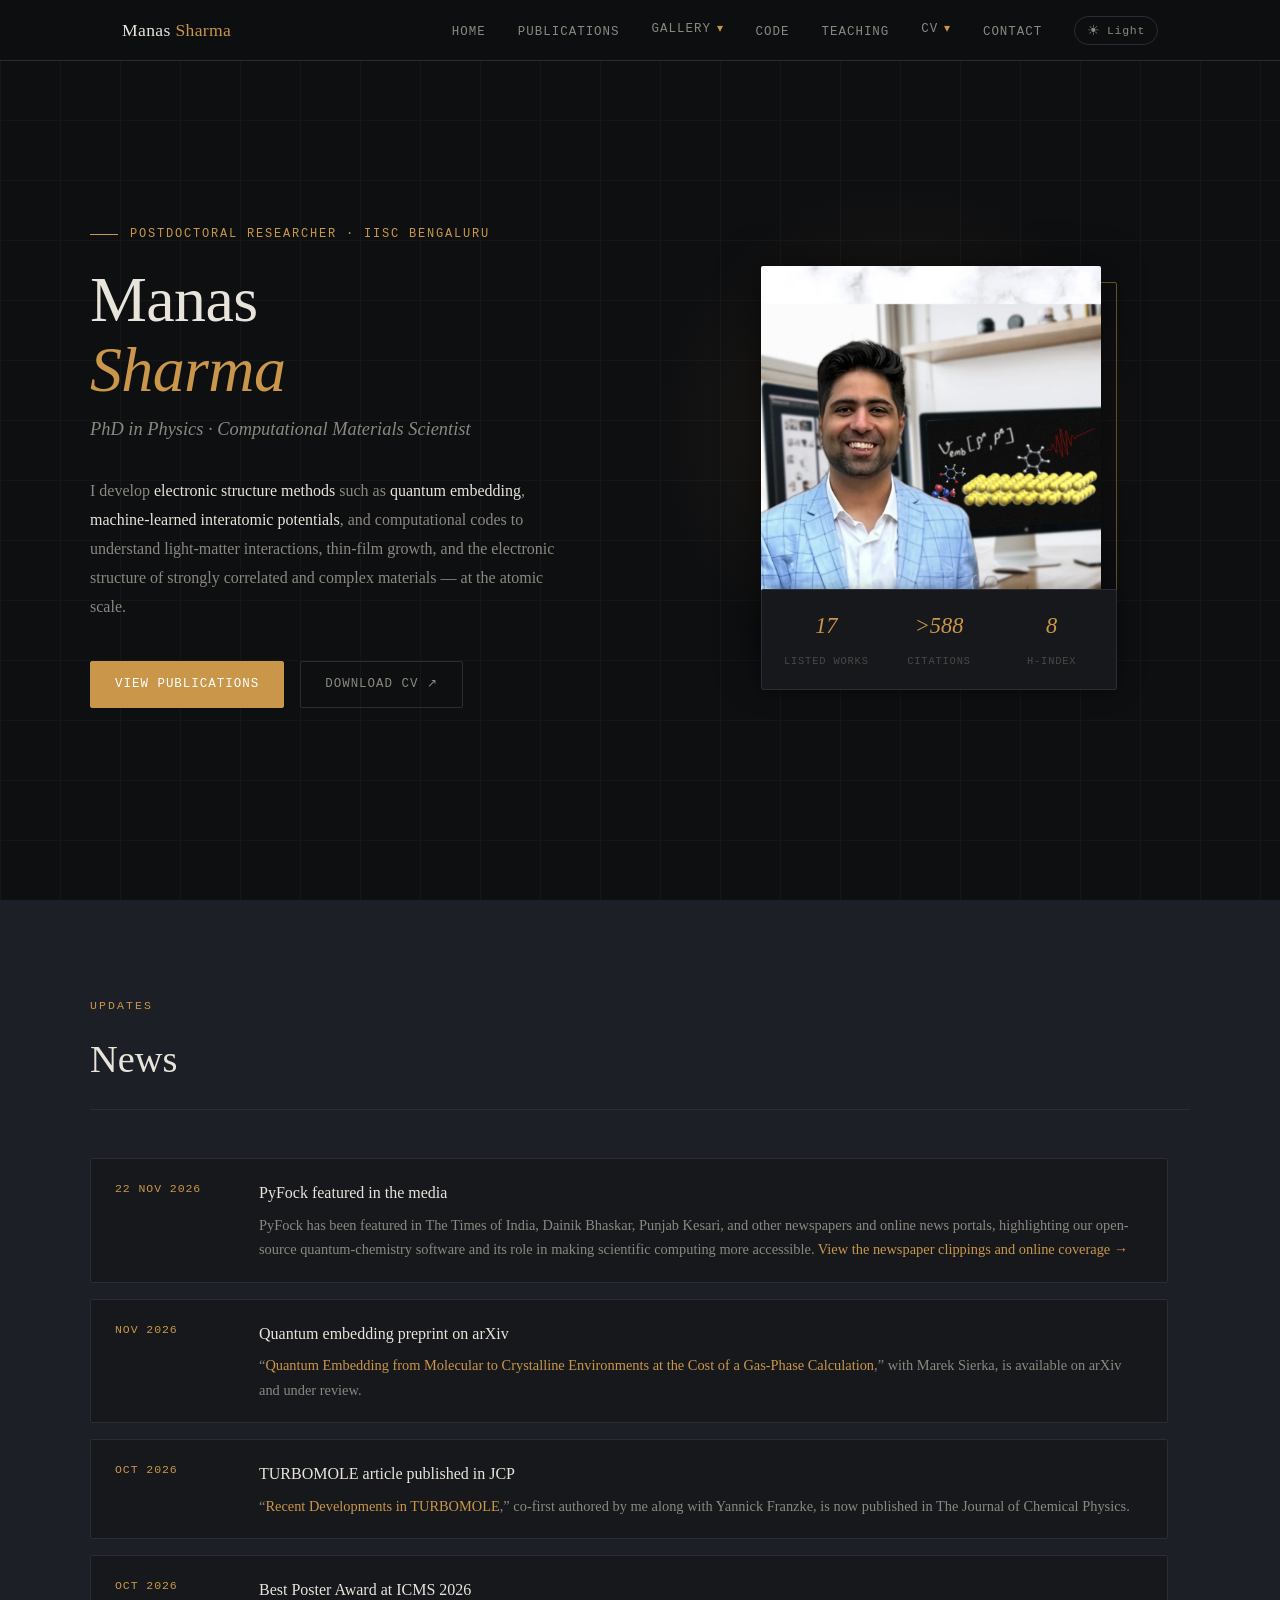
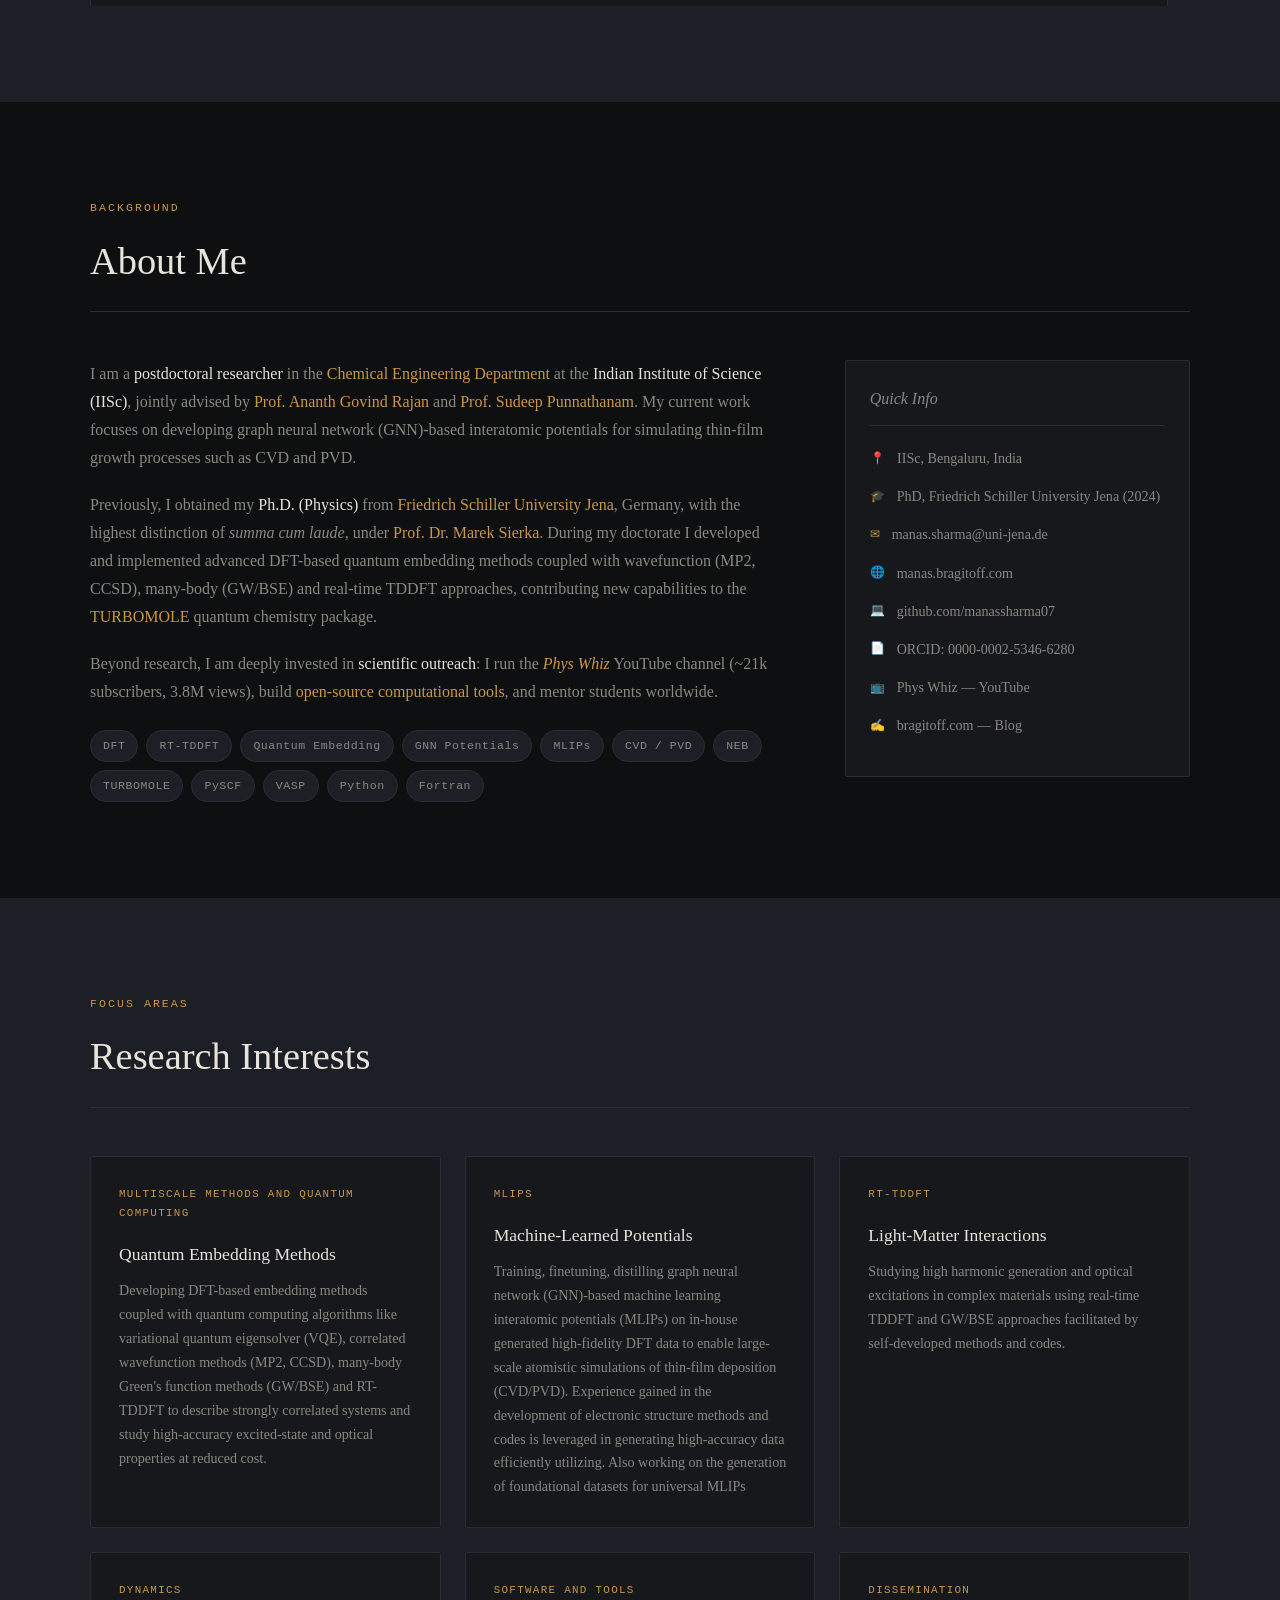
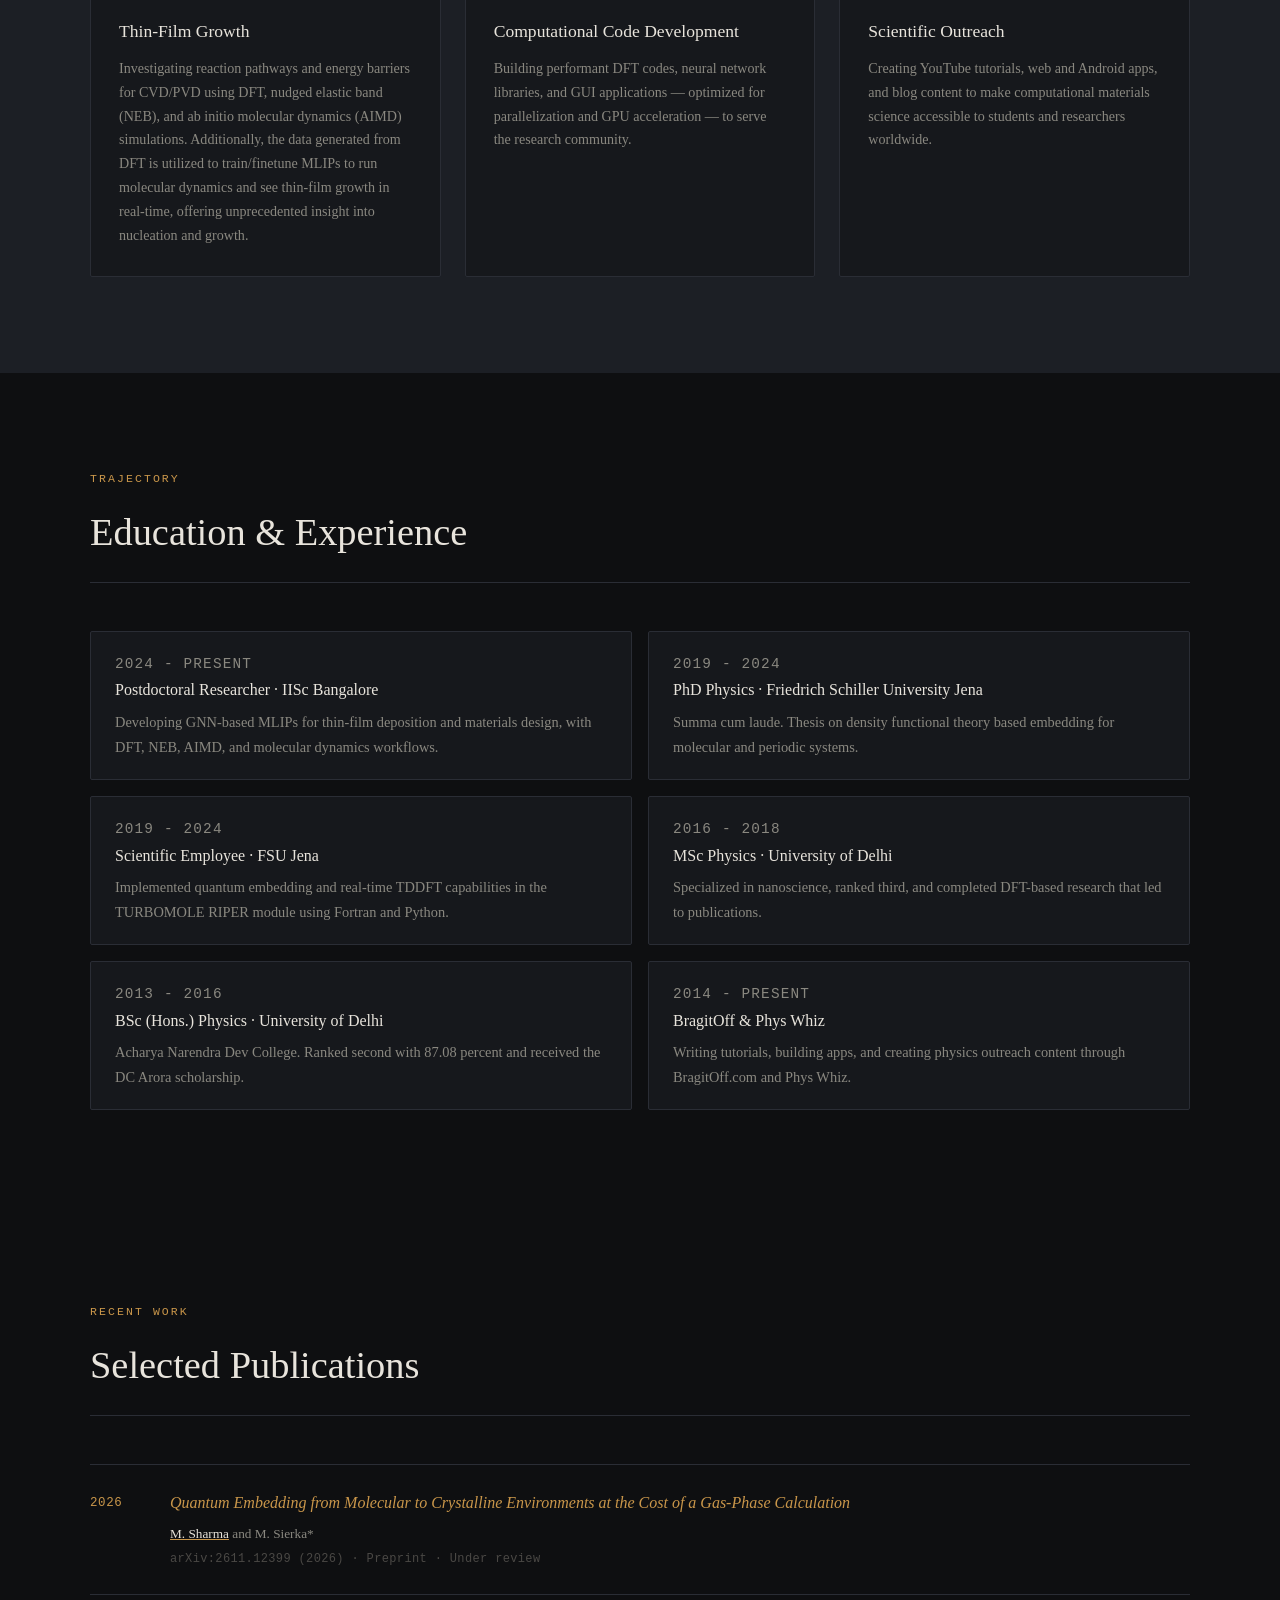
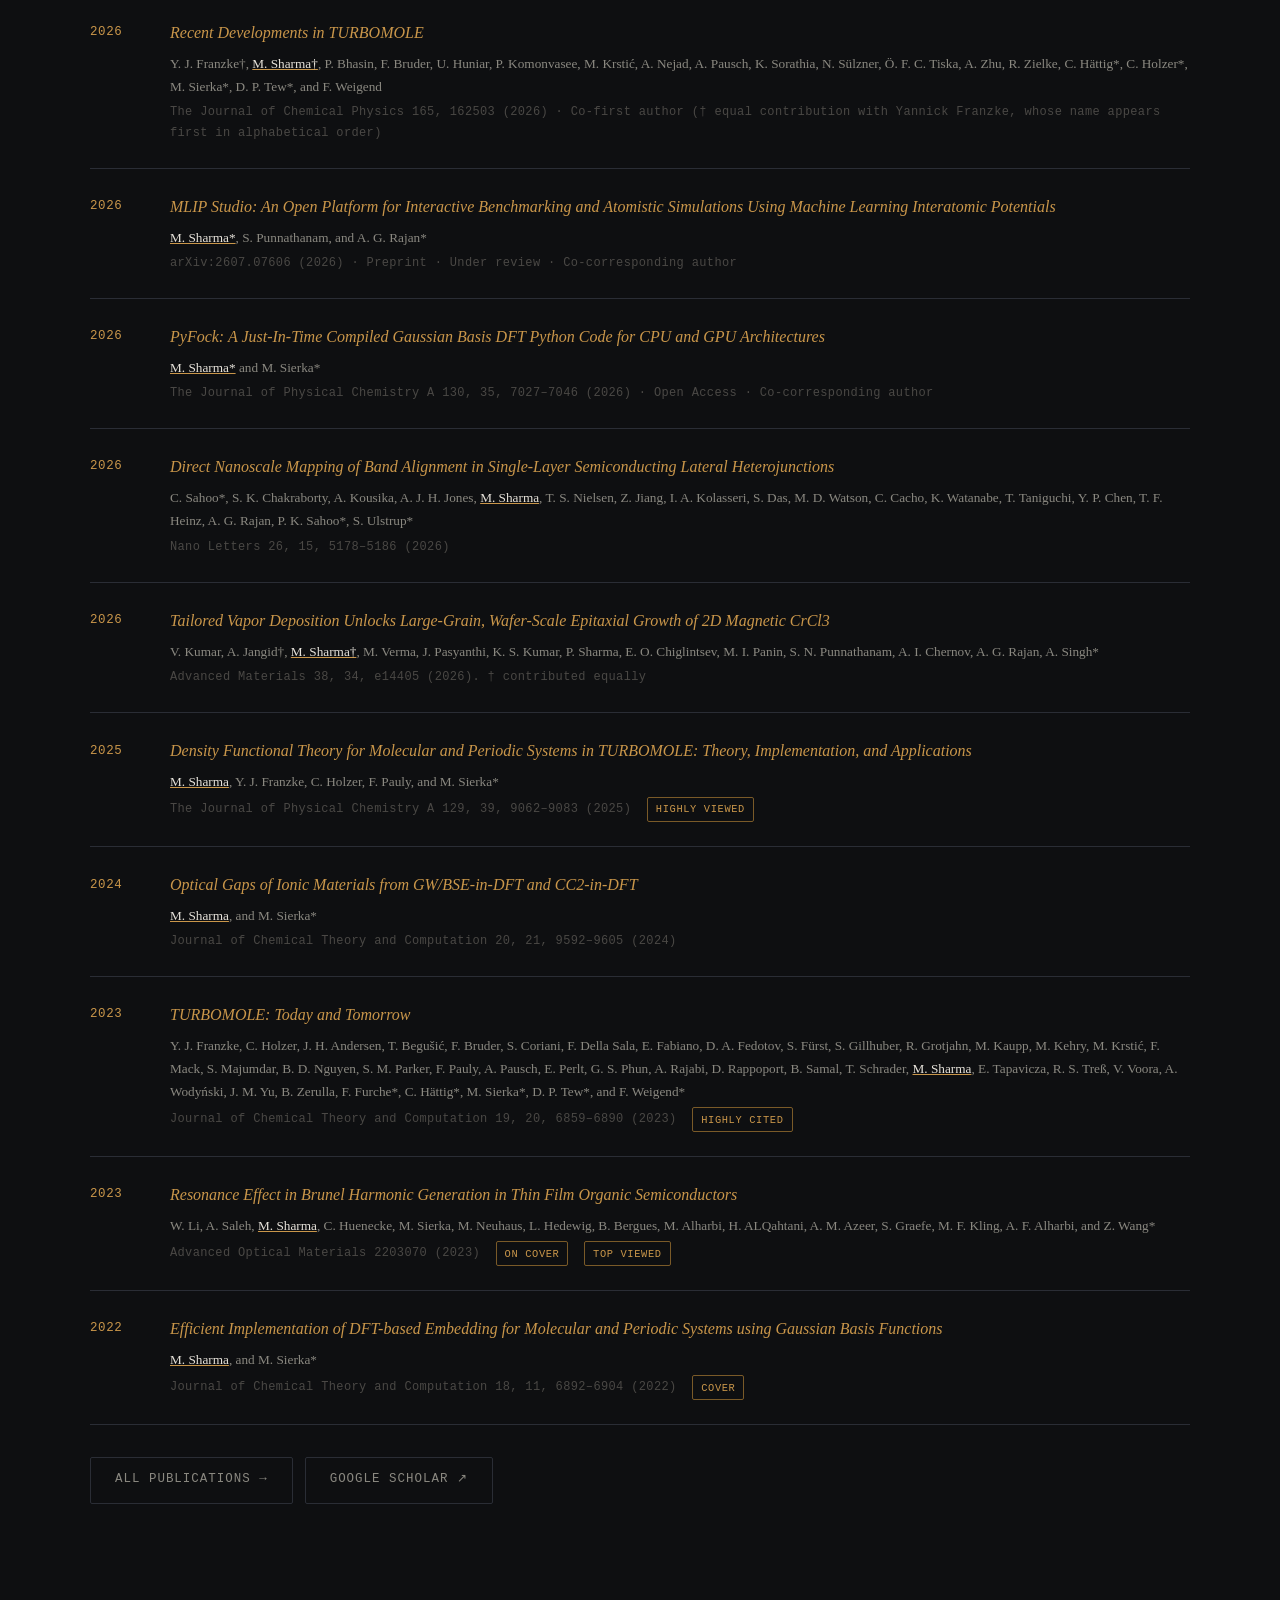
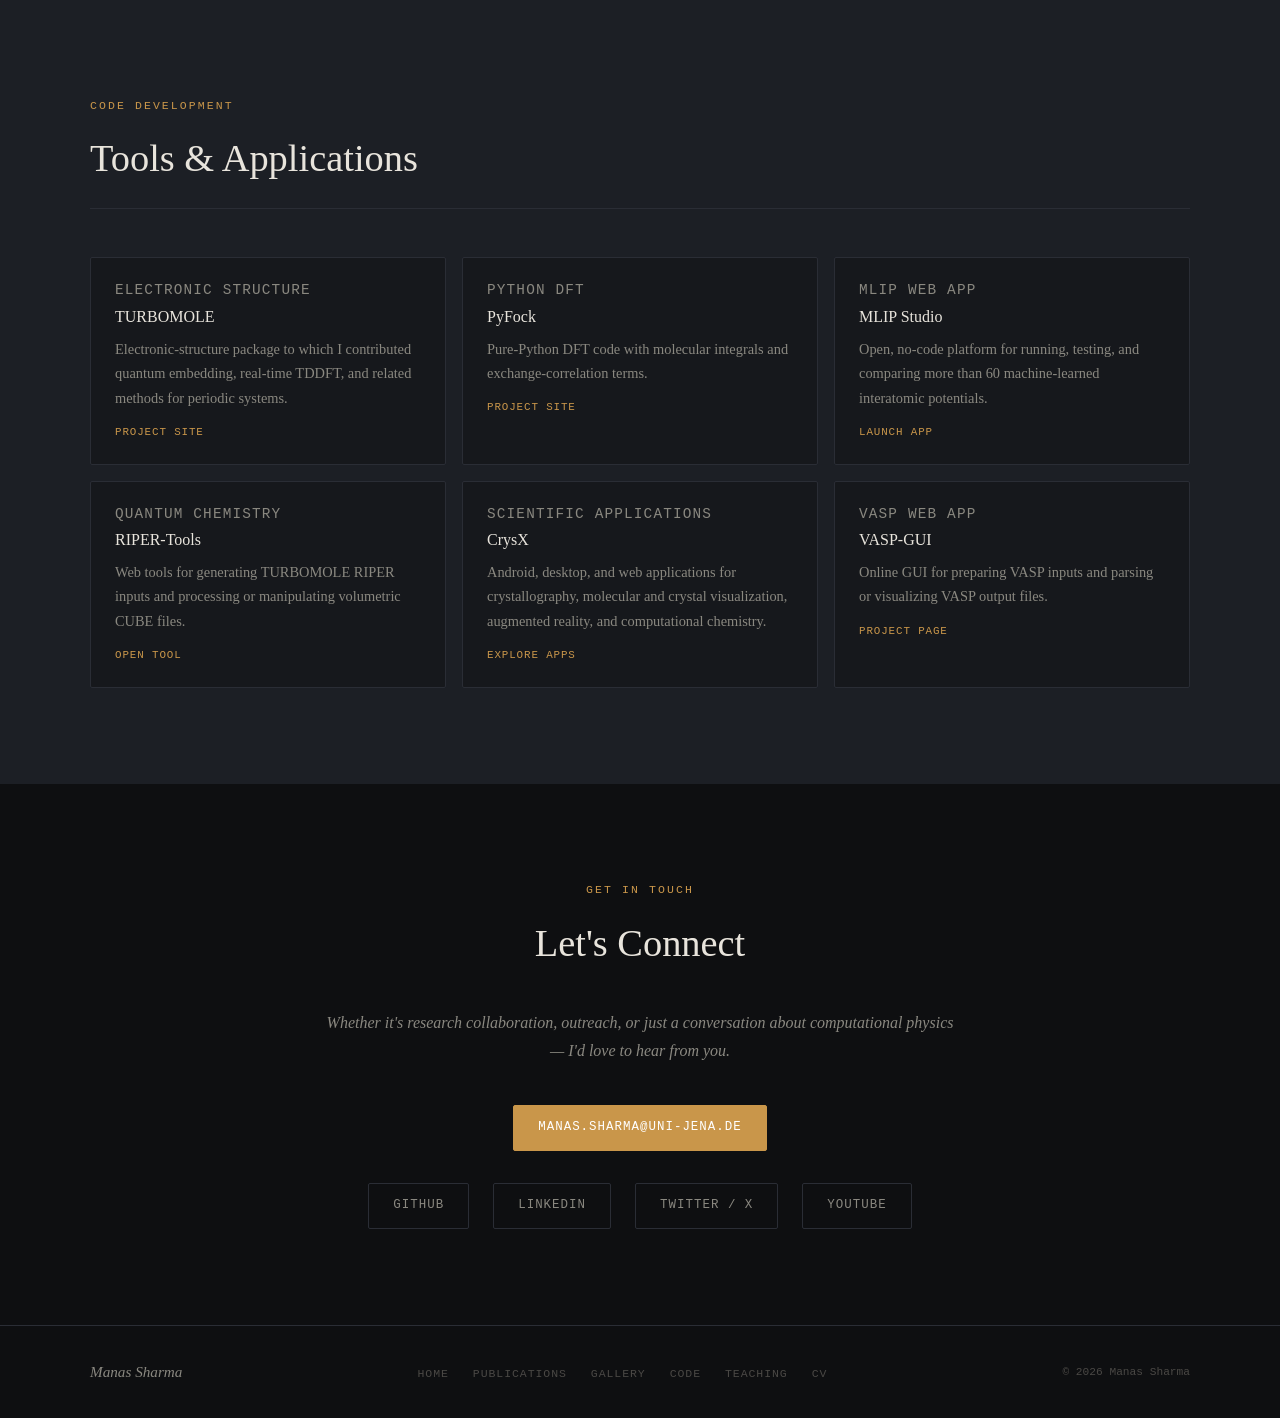
<file: HTML_Website/index.html>
<!DOCTYPE html>
<html lang="en" data-theme="dark">
<head>
  <meta charset="UTF-8" />
  <meta name="viewport" content="width=device-width, initial-scale=1.0" />
  <title>Manas Sharma — Physicist & Computational Scientist</title>
  <meta name="description" content="Manas Sharma is a computational materials scientist and postdoctoral researcher at IISc working on DFT, machine-learned interatomic potentials, quantum embedding, TURBOMOLE, PyFock, and CrysX tools." />
  <meta name="author" content="Manas Sharma" />
  <meta name="keywords" content="Manas Sharma, computational materials science, DFT, MLIP, TURBOMOLE, PyFock, CrysX, quantum chemistry, IISc" />
  <meta name="robots" content="index, follow, max-image-preview:large" />
  <link rel="canonical" href="https://manas.bragitoff.com/" />
  <meta property="og:type" content="profile" />
  <meta property="og:title" content="Manas Sharma — Physicist & Computational Scientist" />
  <meta property="og:description" content="Computational materials scientist working on DFT, MLIPs, quantum embedding, and scientific software." />
  <meta property="og:url" content="https://manas.bragitoff.com/" />
  <meta property="og:image" content="https://manas.bragitoff.com/display%20picture%20for%20resume_new.webp" />
  <meta name="twitter:card" content="summary_large_image" />
  <style>
    /* ============================================================
       CSS CUSTOM PROPERTIES — Edit colors/fonts here
       ============================================================ */
    :root {
      --font-display: 'Palatino Linotype', 'Book Antiqua', Palatino, Georgia, serif;
      --font-body: 'Georgia', 'Times New Roman', Times, serif;
      --font-mono: 'Courier New', Courier, monospace;

      /* Dark theme (default) */
      --bg:          #0e0f11;
      --bg-card:     #16181c;
      --bg-subtle:   #1c1f25;
      --border:      #2a2d35;
      --text:        #e8e4dc;
      --text-muted:  #8a8880;
      --text-faint:  #4a4845;
      --accent:      #c9964a;   /* amber gold */
      --accent-dim:  #7a5a28;
      --accent-glow: rgba(201, 150, 74, 0.12);
      --nav-bg:      rgba(14, 15, 17, 0.85);
      --hero-grain:  url("data:image/svg+xml,%3Csvg xmlns='http://www.w3.org/2000/svg' width='300' height='300'%3E%3Cfilter id='n'%3E%3CfeTurbulence type='fractalNoise' baseFrequency='0.75' numOctaves='4' stitchTiles='stitch'/%3E%3C/filter%3E%3Crect width='300' height='300' filter='url(%23n)' opacity='0.04'/%3E%3C/svg%3E");
      --shadow:      0 4px 40px rgba(0,0,0,0.6);
      --shadow-sm:   0 2px 16px rgba(0,0,0,0.4);
    }

    [data-theme="light"] {
      --bg:          #f5f2ec;
      --bg-card:     #ffffff;
      --bg-subtle:   #ede9e1;
      --border:      #d5cfc4;
      --text:        #1a1714;
      --text-muted:  #6b6560;
      --text-faint:  #b5afa7;
      --accent:      #9a6820;
      --accent-dim:  #c89040;
      --accent-glow: rgba(154, 104, 32, 0.08);
      --nav-bg:      rgba(245, 242, 236, 0.88);
      --shadow:      0 4px 40px rgba(0,0,0,0.12);
      --shadow-sm:   0 2px 16px rgba(0,0,0,0.08);
    }

    /* ============================================================
       RESET & BASE
       ============================================================ */
    *, *::before, *::after { box-sizing: border-box; margin: 0; padding: 0; }

    html {
      scroll-behavior: smooth;
      font-size: 16px;
      max-width: 100%;
      overflow-x: hidden;
    }

    body {
      background: var(--bg);
      color: var(--text);
      font-family: var(--font-body);
      line-height: 1.75;
      transition: background 0.4s ease, color 0.4s ease;
      overflow-x: hidden;
    }

    ::selection { background: var(--accent); color: #fff; }

    a {
      color: var(--accent);
      text-decoration: none;
      transition: opacity 0.2s;
    }
    a:hover { opacity: 0.75; text-decoration: underline; }

    /* ============================================================
       SCROLLBAR
       ============================================================ */
    ::-webkit-scrollbar { width: 6px; }
    ::-webkit-scrollbar-track { background: var(--bg); }
    ::-webkit-scrollbar-thumb { background: var(--accent-dim); border-radius: 3px; }

    /* ============================================================
       NAVIGATION
       ============================================================ */
    nav {
      position: fixed;
      top: 0; left: 0; right: 0;
      z-index: 100;
      background: var(--nav-bg);
      backdrop-filter: blur(16px);
      -webkit-backdrop-filter: blur(16px);
      border-bottom: 1px solid var(--border);
      transition: background 0.4s;
    }

    .nav-inner {
      max-width: 1100px;
      margin: 0 auto;
      padding: 0 2rem;
      display: flex;
      align-items: center;
      justify-content: space-between;
      height: 60px;
    }

    .nav-logo {
      font-family: var(--font-display);
      font-size: 1.1rem;
      letter-spacing: 0.02em;
      color: var(--text);
      font-weight: normal;
    }
    .nav-logo span { color: var(--accent); }

    .nav-menu-toggle {
      display: none;
      min-height: 38px;
      padding: 0.35rem 0.7rem;
      border: 1px solid var(--border);
      border-radius: 2px;
      color: var(--text);
      background: var(--bg-card);
      font-family: var(--font-mono);
      font-size: 0.72rem;
      letter-spacing: 0.08em;
      text-transform: uppercase;
      cursor: pointer;
    }

    .nav-menu-toggle:hover,
    .nav-menu-toggle:focus-visible,
    .nav-inner.menu-open .nav-menu-toggle {
      color: var(--accent);
      border-color: var(--accent);
      outline: none;
    }

    .nav-links {
      display: flex;
      align-items: center;
      gap: 2rem;
      list-style: none;
    }

    .nav-links a,
    .nav-dropdown summary {
      font-family: var(--font-mono);
      font-size: 0.78rem;
      letter-spacing: 0.08em;
      text-transform: uppercase;
      color: var(--text-muted);
      text-decoration: none;
      transition: color 0.2s;
    }
    .nav-links a:hover,
    .nav-dropdown summary:hover,
    .nav-dropdown details[open] summary { color: var(--accent); text-decoration: none; }

    .nav-dropdown details { position: relative; }
    .nav-dropdown summary { list-style: none; cursor: pointer; user-select: none; }
    .nav-dropdown summary::-webkit-details-marker { display: none; }
    .nav-dropdown summary::after {
      content: "▾";
      display: inline-block;
      margin-left: 0.35rem;
      color: var(--accent);
      font-size: 0.72rem;
      transition: transform 0.2s ease;
    }
    .nav-dropdown details[open] summary::after { transform: rotate(180deg); }
    .nav-dropdown-menu {
      position: absolute;
      top: calc(100% + 0.75rem);
      left: 50%;
      min-width: 230px;
      padding: 0.45rem;
      list-style: none;
      background: var(--bg-card);
      border: 1px solid var(--border);
      border-radius: 2px;
      box-shadow: var(--shadow-sm);
      transform: translateX(-50%);
    }
    .nav-dropdown-menu::before {
      content: "";
      position: absolute;
      right: 0;
      bottom: 100%;
      left: 0;
      height: 0.8rem;
    }
    .nav-dropdown-menu a {
      display: block;
      padding: 0.55rem 0.65rem;
      white-space: nowrap;
    }
    .nav-dropdown-menu a:hover,
    .nav-dropdown-menu a:focus-visible {
      background: var(--bg-subtle);
      outline: none;
    }

    /* Dark/Light toggle */
    .theme-toggle {
      background: none;
      border: 1px solid var(--border);
      border-radius: 20px;
      padding: 5px 12px;
      cursor: pointer;
      font-family: var(--font-mono);
      font-size: 0.72rem;
      letter-spacing: 0.06em;
      color: var(--text-muted);
      transition: all 0.2s;
      display: flex;
      align-items: center;
      gap: 6px;
    }
    .theme-toggle:hover {
      border-color: var(--accent);
      color: var(--accent);
    }
    .theme-icon { font-size: 0.9rem; }

    /* ============================================================
       HERO SECTION
       ============================================================ */
    .hero {
      min-height: 100vh;
      display: flex;
      align-items: center;
      padding: 6rem 2rem 4rem;
      position: relative;
      overflow: hidden;
    }

    /* Subtle grid background */
    .hero::before {
      content: '';
      position: absolute;
      inset: 0;
      background-image:
        linear-gradient(var(--border) 1px, transparent 1px),
        linear-gradient(90deg, var(--border) 1px, transparent 1px);
      background-size: 60px 60px;
      opacity: 0.25;
      pointer-events: none;
    }

    /* Radial glow behind photo */
    .hero::after {
      content: '';
      position: absolute;
      top: 20%;
      right: 10%;
      width: 500px;
      height: 500px;
      background: radial-gradient(circle, var(--accent-glow) 0%, transparent 70%);
      pointer-events: none;
    }

    .hero-inner {
      max-width: 1100px;
      margin: 0 auto;
      width: 100%;
      display: grid;
      grid-template-columns: 1fr 1fr;
      gap: 4rem;
      align-items: center;
      position: relative;
      z-index: 1;
    }

    /* LEFT: Text */
    .hero-text { }

    .hero-tag {
      font-family: var(--font-mono);
      font-size: 0.75rem;
      letter-spacing: 0.15em;
      text-transform: uppercase;
      color: var(--accent);
      margin-bottom: 1.2rem;
      display: flex;
      align-items: center;
      gap: 0.75rem;
    }
    .hero-tag::before {
      content: '';
      display: inline-block;
      width: 28px;
      height: 1px;
      background: var(--accent);
    }

    .hero-name {
      font-family: var(--font-display);
      font-size: clamp(2.8rem, 5vw, 4.5rem);
      font-weight: normal;
      line-height: 1.1;
      color: var(--text);
      margin-bottom: 0.5rem;
      letter-spacing: -0.01em;
    }

    .hero-name em {
      font-style: italic;
      color: var(--accent);
    }

    .hero-title {
      font-family: var(--font-display);
      font-size: 1.15rem;
      font-style: italic;
      color: var(--text-muted);
      margin-bottom: 2rem;
    }

    .hero-desc {
      font-size: 1rem;
      color: var(--text-muted);
      line-height: 1.8;
      max-width: 480px;
      margin-bottom: 2.5rem;
    }

    .hero-desc strong { color: var(--text); font-weight: normal; }

    /* CTA Buttons */
    .hero-cta {
      display: flex;
      gap: 1rem;
      flex-wrap: wrap;
    }

    .btn {
      display: inline-flex;
      align-items: center;
      gap: 0.5rem;
      padding: 0.7rem 1.5rem;
      border-radius: 2px;
      font-family: var(--font-mono);
      font-size: 0.78rem;
      letter-spacing: 0.08em;
      text-transform: uppercase;
      text-decoration: none;
      transition: all 0.25s;
      cursor: pointer;
    }

    .btn-primary {
      background: var(--accent);
      color: #fff;
      border: 1px solid var(--accent);
    }
    .btn-primary:hover {
      background: transparent;
      color: var(--accent);
      text-decoration: none;
      opacity: 1;
    }

    .btn-outline {
      background: transparent;
      color: var(--text-muted);
      border: 1px solid var(--border);
    }
    .btn-outline:hover {
      border-color: var(--accent);
      color: var(--accent);
      text-decoration: none;
      opacity: 1;
    }

    /* RIGHT: Photo */
    .hero-photo-wrap {
      position: relative;
      display: flex;
      justify-content: center;
    }

    .hero-photo-frame {
      position: relative;
      width: 340px;
      height: 400px;
    }

    /* Decorative offset border */
    .hero-photo-frame::before {
      content: '';
      position: absolute;
      top: 16px;
      left: 16px;
      right: -16px;
      bottom: -16px;
      border: 1px solid var(--accent-dim);
      border-radius: 2px;
      z-index: 0;
    }

    .hero-photo {
      position: relative;
      z-index: 1;
      width: 100%;
      height: 100%;
      object-fit: cover;
      border-radius: 2px;
      filter: grayscale(15%);
      box-shadow: var(--shadow);
      display: block;
    }

    /* Placeholder if no photo */
    .hero-photo-placeholder {
      position: relative;
      z-index: 1;
      width: 100%;
      height: 100%;
      background: var(--bg-card);
      border: 1px solid var(--border);
      border-radius: 2px;
      display: flex;
      flex-direction: column;
      align-items: center;
      justify-content: center;
      gap: 0.75rem;
      color: var(--text-faint);
      font-family: var(--font-mono);
      font-size: 0.75rem;
      letter-spacing: 0.05em;
    }

    .hero-photo-placeholder svg {
      opacity: 0.3;
    }

    /* Stats strip */
    .hero-stats {
      position: absolute;
      bottom: -1.5rem;
      left: 0;
      right: -16px;
      background: var(--bg-card);
      border: 1px solid var(--border);
      border-radius: 2px;
      padding: 1rem 1.25rem;
      display: flex;
      gap: 1.5rem;
      z-index: 2;
      box-shadow: var(--shadow-sm);
    }

    .stat { text-align: center; flex: 1; }
    .stat-val {
      font-family: var(--font-display);
      font-size: 1.4rem;
      font-style: italic;
      color: var(--accent);
      display: block;
    }
    .stat-label {
      font-family: var(--font-mono);
      font-size: 0.65rem;
      letter-spacing: 0.08em;
      text-transform: uppercase;
      color: var(--text-faint);
    }

    /* ============================================================
       SECTION COMMON
       ============================================================ */
    section {
      padding: 6rem 2rem;
    }

    .section-inner {
      max-width: 1100px;
      margin: 0 auto;
    }

    .section-label {
      font-family: var(--font-mono);
      font-size: 0.72rem;
      letter-spacing: 0.18em;
      text-transform: uppercase;
      color: var(--accent);
      margin-bottom: 0.6rem;
    }

    .section-title {
      font-family: var(--font-display);
      font-size: clamp(1.8rem, 3vw, 2.5rem);
      font-weight: normal;
      color: var(--text);
      margin-bottom: 3rem;
      padding-bottom: 1rem;
      border-bottom: 1px solid var(--border);
    }

    /* ============================================================
       ABOUT SECTION
       ============================================================ */
    .about-grid {
      display: grid;
      grid-template-columns: 2fr 1fr;
      gap: 4rem;
      align-items: start;
    }

    .about-text p {
      color: var(--text-muted);
      margin-bottom: 1.2rem;
      font-size: 1rem;
    }

    .about-text p strong {
      color: var(--text);
      font-weight: normal;
    }

    .about-keywords {
      display: flex;
      flex-wrap: wrap;
      gap: 0.5rem;
      margin-top: 1.5rem;
    }

    .keyword {
      font-family: var(--font-mono);
      font-size: 0.72rem;
      letter-spacing: 0.05em;
      padding: 0.3rem 0.75rem;
      border: 1px solid var(--border);
      border-radius: 20px;
      color: var(--text-muted);
      background: var(--bg-subtle);
      transition: all 0.2s;
    }
    .keyword:hover {
      border-color: var(--accent);
      color: var(--accent);
    }

    /* Side info card */
    .about-card {
      background: var(--bg-card);
      border: 1px solid var(--border);
      border-radius: 2px;
      padding: 1.5rem;
    }

    .about-card h3 {
      font-family: var(--font-display);
      font-size: 1rem;
      font-weight: normal;
      font-style: italic;
      color: var(--text-muted);
      margin-bottom: 1.25rem;
      padding-bottom: 0.75rem;
      border-bottom: 1px solid var(--border);
    }

    .info-list { list-style: none; }
    .info-list li {
      display: flex;
      gap: 0.75rem;
      margin-bottom: 0.85rem;
      font-size: 0.88rem;
      color: var(--text-muted);
      align-items: flex-start;
    }
    .info-list .info-icon {
      color: var(--accent);
      font-family: var(--font-mono);
      font-size: 0.75rem;
      margin-top: 0.15rem;
      flex-shrink: 0;
    }
    .info-list a { color: var(--text-muted); }
    .info-list a:hover { color: var(--accent); }

    /* ============================================================
       RESEARCH INTERESTS SECTION
       ============================================================ */
    #research { background: var(--bg-subtle); }

    .research-grid {
      display: grid;
      grid-template-columns: repeat(3, 1fr);
      gap: 1.5rem;
    }

    .research-card {
      background: var(--bg-card);
      border: 1px solid var(--border);
      border-radius: 2px;
      padding: 1.75rem;
      transition: border-color 0.25s, transform 0.25s;
      position: relative;
      overflow: hidden;
    }
    .research-card::before {
      content: '';
      position: absolute;
      top: 0; left: 0;
      width: 3px;
      height: 0;
      background: var(--accent);
      transition: height 0.3s ease;
    }
    .research-card:hover::before { height: 100%; }
    .research-card:hover {
      border-color: var(--accent-dim);
      transform: translateY(-3px);
    }

    .research-icon {
      font-family: var(--font-mono);
      font-size: 0.68rem;
      letter-spacing: 0.12em;
      text-transform: uppercase;
      color: var(--accent);
      margin-bottom: 1rem;
      display: block;
    }

    .research-card h3 {
      font-family: var(--font-display);
      font-size: 1.1rem;
      font-weight: normal;
      color: var(--text);
      margin-bottom: 0.6rem;
    }

    .research-card p {
      font-size: 0.88rem;
      color: var(--text-muted);
      line-height: 1.7;
    }

    /* ============================================================
       SELECTED PUBLICATIONS
       ============================================================ */
    .pub-list { list-style: none; }

    .pub-item {
      padding: 1.5rem 0;
      border-bottom: 1px solid var(--border);
      display: grid;
      grid-template-columns: auto 1fr;
      gap: 1.5rem;
      align-items: start;
      transition: background 0.2s;
    }
    .pub-item:first-child { border-top: 1px solid var(--border); }

    .pub-year {
      font-family: var(--font-mono);
      font-size: 0.78rem;
      color: var(--accent);
      letter-spacing: 0.05em;
      padding-top: 0.2rem;
      min-width: 3.5rem;
    }

    .pub-content {}
    .pub-title {
      font-family: var(--font-display);
      font-size: 1rem;
      font-style: italic;
      color: var(--text);
      margin-bottom: 0.3rem;
    }
    .pub-authors {
      font-size: 0.83rem;
      color: var(--text-muted);
      margin-bottom: 0.25rem;
    }
    .pub-authors strong { color: var(--text); font-weight: normal; text-decoration: underline; text-decoration-color: var(--accent); }

    .pub-journal {
      font-family: var(--font-mono);
      font-size: 0.75rem;
      color: var(--text-faint);
      letter-spacing: 0.03em;
    }

    .pub-badge {
      display: inline-block;
      font-family: var(--font-mono);
      font-size: 0.65rem;
      letter-spacing: 0.06em;
      text-transform: uppercase;
      padding: 0.15rem 0.5rem;
      border: 1px solid var(--accent-dim);
      color: var(--accent);
      border-radius: 2px;
      margin-left: 0.5rem;
    }

    /* ============================================================
       NEWS / TIMELINE / CODE ADDITIONS
       ============================================================ */
    .news-list, .timeline-list, .code-grid {
      display: grid;
      gap: 1rem;
    }

    .news-list {
      max-height: 28rem;
      overflow-y: auto;
      scrollbar-gutter: stable;
      scrollbar-width: thin;
      scrollbar-color: var(--accent-dim) var(--bg-subtle);
      padding-right: 0.75rem;
    }

    .news-list:focus-visible {
      outline: 1px solid var(--accent);
      outline-offset: 0.45rem;
    }

    .news-list::-webkit-scrollbar {
      width: 8px;
    }

    .news-list::-webkit-scrollbar-track {
      background: var(--bg-subtle);
    }

    .news-list::-webkit-scrollbar-thumb {
      background: var(--accent-dim);
      border-radius: 8px;
    }

    .news-item, .timeline-item, .code-card {
      background: var(--bg-card);
      border: 1px solid var(--border);
      border-radius: 2px;
      padding: 1.25rem 1.5rem;
      transition: border-color 0.25s, transform 0.25s;
    }
    .news-item:hover, .timeline-item:hover, .code-card:hover {
      border-color: var(--accent-dim);
      transform: translateY(-2px);
    }

    .news-item {
      display: grid;
      grid-template-columns: 8rem 1fr;
      gap: 1rem;
      align-items: start;
    }

    .news-date, .timeline-date, .code-kind {
      font-family: var(--font-mono);
      font-size: 0.72rem;
      letter-spacing: 0.08em;
      text-transform: uppercase;
      color: var(--accent);
    }

    .news-item h3, .timeline-item h3, .code-card h3 {
      font-family: var(--font-display);
      font-size: 1rem;
      font-weight: normal;
      color: var(--text);
      margin-bottom: 0.35rem;
    }

    .news-item p, .timeline-item p, .code-card p {
      color: var(--text-muted);
      font-size: 0.9rem;
      line-height: 1.7;
    }

    .timeline-list {
      grid-template-columns: repeat(2, 1fr);
    }

    .code-grid {
      grid-template-columns: repeat(3, 1fr);
    }

    .mini-link {
      display: inline-block;
      margin-top: 0.8rem;
      font-family: var(--font-mono);
      font-size: 0.68rem;
      letter-spacing: 0.08em;
      text-transform: uppercase;
    }

    /* ============================================================
       FOOTER (minimal)
       ============================================================ */
    footer {
      border-top: 1px solid var(--border);
      padding: 2rem;
      text-align: center;
    }

    .footer-inner {
      max-width: 1100px;
      margin: 0 auto;
      display: flex;
      justify-content: space-between;
      align-items: center;
      flex-wrap: wrap;
      gap: 1rem;
    }

    .footer-name {
      font-family: var(--font-display);
      font-style: italic;
      color: var(--text-muted);
      font-size: 0.95rem;
    }

    .footer-links {
      display: flex;
      gap: 1.5rem;
      list-style: none;
    }
    .footer-links a {
      font-family: var(--font-mono);
      font-size: 0.72rem;
      letter-spacing: 0.08em;
      text-transform: uppercase;
      color: var(--text-faint);
      text-decoration: none;
    }
    .footer-links a:hover { color: var(--accent); text-decoration: none; }

    /* ============================================================
       ANIMATIONS
       ============================================================ */
    @keyframes fadeUp {
      from { opacity: 0; transform: translateY(28px); }
      to   { opacity: 1; transform: translateY(0); }
    }

    .anim { opacity: 0; }
    .anim.visible {
      animation: fadeUp 0.7s cubic-bezier(0.22, 1, 0.36, 1) forwards;
    }
    .anim-d1 { animation-delay: 0.05s; }
    .anim-d2 { animation-delay: 0.15s; }
    .anim-d3 { animation-delay: 0.25s; }
    .anim-d4 { animation-delay: 0.35s; }
    .anim-d5 { animation-delay: 0.45s; }

    /* Hero loads immediately */
    .hero-text .hero-tag   { animation: fadeUp 0.7s 0.1s cubic-bezier(0.22,1,0.36,1) both; }
    .hero-text .hero-name  { animation: fadeUp 0.7s 0.2s cubic-bezier(0.22,1,0.36,1) both; }
    .hero-text .hero-title { animation: fadeUp 0.7s 0.3s cubic-bezier(0.22,1,0.36,1) both; }
    .hero-text .hero-desc  { animation: fadeUp 0.7s 0.4s cubic-bezier(0.22,1,0.36,1) both; }
    .hero-text .hero-cta   { animation: fadeUp 0.7s 0.5s cubic-bezier(0.22,1,0.36,1) both; }
    .hero-photo-wrap       { animation: fadeUp 0.9s 0.35s cubic-bezier(0.22,1,0.36,1) both; }

    /* ============================================================
       RESPONSIVE
       ============================================================ */
    @media (max-width: 900px) {
      .nav-inner {
        display: grid;
        grid-template-columns: minmax(0, 1fr) auto;
        gap: 0 0.75rem;
        width: 100%;
        height: auto;
        min-height: 60px;
        padding: 0 1.25rem;
      }

      .nav-menu-toggle {
        display: inline-flex;
        align-items: center;
        justify-content: center;
      }

      .nav-links {
        display: none;
        grid-column: 1 / -1;
        width: 100%;
        max-height: calc(100vh - 60px);
        max-height: calc(100dvh - 60px);
        padding: 0.35rem 0 1rem;
        overflow-y: auto;
        align-items: stretch;
        flex-direction: column;
        gap: 0;
      }

      .nav-inner.menu-open .nav-links {
        display: flex;
      }

      .nav-links > li {
        width: 100%;
        border-top: 1px solid var(--border);
      }

      .nav-links > li > a,
      .nav-dropdown summary {
        display: block;
        width: 100%;
        padding: 0.72rem 0.15rem;
      }

      .nav-links .theme-toggle {
        margin-top: 0.65rem;
      }

      .nav-dropdown-menu {
        position: static;
        width: 100%;
        min-width: 0;
        max-width: 100%;
        margin: 0 0 0.5rem;
        padding: 0.25rem 0 0.35rem 0.65rem;
        border: 0;
        border-left: 1px solid var(--accent-dim);
        box-shadow: none;
        transform: none;
      }

      .nav-dropdown-menu::before {
        display: none;
      }

      .nav-dropdown-menu a {
        padding: 0.55rem 0.65rem;
        white-space: normal;
        overflow-wrap: anywhere;
      }

      .hero-inner {
        grid-template-columns: 1fr;
        text-align: center;
      }
      .hero-photo-wrap { order: -1; }
      .hero-photo-frame { width: 260px; height: 310px; }
      .hero-stats { right: 0; }
      .hero-tag { justify-content: center; }
      .hero-desc { max-width: 100%; }
      .hero-cta { justify-content: center; }
      .about-grid { grid-template-columns: 1fr; }
      .research-grid { grid-template-columns: 1fr 1fr; }
      .timeline-list, .code-grid { grid-template-columns: 1fr; }
    }

    @media (max-width: 600px) {
      .research-grid { grid-template-columns: 1fr; }
      .news-item { grid-template-columns: 1fr; }
      .footer-inner { flex-direction: column; text-align: center; }
    }
  </style>
<script type="application/ld+json">{"@context": "https://schema.org", "@type": "Person", "@id": "https://manas.bragitoff.com/#manas-sharma", "name": "Manas Sharma", "url": "https://manas.bragitoff.com/", "jobTitle": "Postdoctoral Researcher", "affiliation": {"@type": "Organization", "name": "Indian Institute of Science", "url": "https://iisc.ac.in/"}, "image": "https://manas.bragitoff.com/assets/profile/manas-sharma.webp", "sameAs": ["https://orcid.org/0000-0002-5346-6280", "https://github.com/manassharma07", "https://www.linkedin.com/in/manassharma07/", "https://scholar.google.com/citations?user=WYOEL94AAAAJ"]}</script>
</head>
<body>

  <!-- ============================================================
       NAVIGATION
       ============================================================ -->
  <nav>
    <div class="nav-inner">
      <span class="nav-logo">Manas <span>Sharma</span></span>
      <button class="nav-menu-toggle" type="button" aria-expanded="false" aria-controls="primary-menu">Menu</button>
      <ul class="nav-links" id="primary-menu">
        <li><a href="#home">Home</a></li>
        <li><a href="publications.html">Publications</a></li>
        <li class="nav-dropdown">
          <details>
            <summary>Gallery</summary>
            <ul class="nav-dropdown-menu">
              <li><a href="gallery.html">Gallery overview</a></li>
              <li><a href="gallery.html#covers-title">Covers</a></li>
              <li><a href="gallery.html#tocs-title">TOC Graphics</a></li>
              <li><a href="gallery.html#research-visuals-title">Research Visuals</a></li>
              <li><a href="gallery.html#event-albums-title">Event Albums</a></li>
              <li><a href="gallery.html#recorded-talks-title">Recorded Talks</a></li>
              <li><a href="gallery.html#media-coverage">Media Coverage</a></li>
            </ul>
          </details>
        </li>
        <li><a href="software.html">Code</a></li>
        <li><a href="teaching.html">Teaching</a></li>
        <li class="nav-dropdown">
          <details>
            <summary>CV</summary>
            <ul class="nav-dropdown-menu">
              <li><a href="cv.html">CV overview</a></li>
              <li><a href="cv.html#profile-title">Research</a></li>
              <li><a href="cv.html#experience-title">Experience</a></li>
              <li><a href="cv.html#education-title">Education</a></li>
              <li><a href="cv.html#code-title">Software</a></li>
              <li><a href="cv.html#awards-title">Awards</a></li>
              <li><a href="cv.html#conferences-title">Conferences</a></li>
              <li><a href="cv.html#skills-title">Skills</a></li>
              <li><a href="cv.html#profiles-title">Links</a></li>
            </ul>
          </details>
        </li>
        <li><a href="#contact">Contact</a></li>
        <li>
          <button class="theme-toggle" onclick="toggleTheme()" aria-label="Toggle theme">
            <span class="theme-icon" id="theme-icon">☀</span>
            <span id="theme-label">Light</span>
          </button>
        </li>
      </ul>
    </div>
  </nav>

  <!-- ============================================================
       HERO
       ============================================================ -->
  <section class="hero" id="home">
    <div class="hero-inner">

      <!-- LEFT: Text -->
      <div class="hero-text">
        <div class="hero-tag">Postdoctoral Researcher · IISc Bengaluru</div>
        <h1 class="hero-name">Manas<br><em>Sharma</em></h1>
        <p class="hero-title">PhD in Physics · Computational Materials Scientist</p>
        <p class="hero-desc">
          I develop <strong>electronic structure methods</strong> such as <strong>quantum embedding</strong>, <strong>machine-learned interatomic potentials</strong>,
          and computational codes to understand light-matter interactions,
          thin-film growth,
          and the electronic structure of strongly correlated and complex materials — at the atomic scale.
        </p>
        <div class="hero-cta">
          <a href="publications.html" class="btn btn-primary">View Publications</a>
          <a href="Manas_Sharma_CV.pdf" class="btn btn-outline" target="_blank">Download CV ↗</a>
        </div>
      </div>

      <!-- RIGHT: Photo -->
      <div class="hero-photo-wrap">
        <div class="hero-photo-frame">
          <img
            src="display picture for resume_new.webp"
            alt="Manas Sharma"
            class="hero-photo"
            onerror="this.style.display='none'; document.getElementById('photo-placeholder').style.display='flex';"
          />
          <div id="photo-placeholder" class="hero-photo-placeholder" style="display:none;">
            <svg width="48" height="48" viewBox="0 0 24 24" fill="none" stroke="currentColor" stroke-width="1">
              <circle cx="12" cy="8" r="4"/><path d="M4 20c0-4 3.6-7 8-7s8 3 8 7"/>
            </svg>
            <span>Manas Sharma</span>
          </div>

          <!-- Quick stats -->
          <div class="hero-stats">
            <div class="stat">
              <span class="stat-val">17</span>
              <span class="stat-label">Listed works</span>
            </div>
            <div class="stat">
              <span class="stat-val" data-scholar-metric="citations">&gt;588</span>
              <span class="stat-label">Citations</span>
            </div>
            <div class="stat">
              <span class="stat-val" data-scholar-metric="h_index">8</span>
              <span class="stat-label">h-index</span>
            </div>
          </div>
        </div>
      </div>

    </div>
  </section>

  <!-- ============================================================
       NEWS
       ============================================================ -->
  <section id="news" style="background: var(--bg-subtle);">
    <div class="section-inner">
      <p class="section-label">Updates</p>
      <h2 class="section-title">News</h2>

      <div class="news-list" tabindex="0" aria-label="Scrollable news updates">
        <article class="news-item anim anim-d1">
          <span class="news-date">22 Nov 2026</span>
          <div>
            <h3>PyFock featured in the media</h3>
            <p>PyFock has been featured in The Times of India, Dainik Bhaskar, Punjab Kesari, and other newspapers and online news portals, highlighting our open-source quantum-chemistry software and its role in making scientific computing more accessible. <a href="gallery.html#media-coverage">View the newspaper clippings and online coverage →</a></p>
          </div>
        </article>
        <article class="news-item anim anim-d1">
          <span class="news-date">Nov 2026</span>
          <div>
            <h3>Quantum embedding preprint on arXiv</h3>
            <p>“<a href="https://arxiv.org/abs/2611.12399" target="_blank" rel="noopener noreferrer">Quantum Embedding from Molecular to Crystalline Environments at the Cost of a Gas-Phase Calculation</a>,” with Marek Sierka, is available on arXiv and under review.</p>
          </div>
        </article>
        <article class="news-item anim anim-d1">
          <span class="news-date">Oct 2026</span>
          <div>
            <h3>TURBOMOLE article published in JCP</h3>
            <p>“<a href="https://doi.org/10.1063/5.0351594" target="_blank" rel="noopener noreferrer">Recent Developments in TURBOMOLE</a>,” co-first authored by me along with Yannick Franzke, is now published in The Journal of Chemical Physics.</p>
          </div>
        </article>
        <article class="news-item anim anim-d1">
          <span class="news-date">Oct 2026</span>
          <div>
            <h3>Best Poster Award at ICMS 2026</h3>
            <p>Won the Best Poster Award for a poster at the <a href="gallery.html#album-icms-2026">International Conference on Molecular Simulation (ICMS) 2026</a>, held 4–8 October 2026 at IISc, India.</p>
          </div>
        </article>
        <article class="news-item anim anim-d1">
          <span class="news-date">Aug 2026</span>
          <div>
            <h3>PyFock article published open access</h3>
            <p><a href="https://doi.org/10.1021/acs.jpca.6c03727" target="_blank" rel="noopener noreferrer">PyFock: A Just-In-Time Compiled Gaussian Basis DFT Python Code for CPU and GPU Architectures</a> was published open access in The Journal of Physical Chemistry A 130, 35, 7027–7046 (2026).</p>
          </div>
        </article>
        <article class="news-item anim anim-d1">
          <span class="news-date">Jul 17, 2026</span>
          <div>
            <h3>NPDF awarded</h3>
            <p>Awarded an NPDF for a project on the ML-accelerated study of MoS<sub>2</sub> thin-film deposition.</p>
          </div>
        </article>
        <article class="news-item anim anim-d1">
          <span class="news-date">Jul 8, 2026</span>
          <div>
            <h3>MLIP Studio launched</h3>
            <p><a href="https://mlipstudio.iisc.ac.in" target="_blank" rel="noopener noreferrer">MLIP Studio</a>, an open platform for interactive MLIP benchmarking and atomistic simulations, launched alongside its <a href="https://arxiv.org/abs/2607.07606" target="_blank" rel="noopener noreferrer">arXiv preprint</a>.</p>
          </div>
        </article>
        <article class="news-item anim anim-d1">
          <span class="news-date">Mar 2026</span>
          <div>
            <h3>Advanced Materials paper published</h3>
            <p><a href="https://doi.org/10.1002/adma.202514405" target="_blank" rel="noopener noreferrer">Tailored vapor deposition for wafer-scale epitaxial 2D magnetic CrCl3</a> was published in Advanced Materials, with theory support for experiments on 2D magnetic material synthesis.</p>
          </div>
        </article>
        <article class="news-item anim anim-d2">
          <span class="news-date">Jan 24, 2026</span>
          <div>
            <h3>Best Oral Presentation Award</h3>
            <p>Won the Best Oral Presentation Award for a talk at the <a href="https://chemeng.iisc.ac.in/symposium/" target="_blank" rel="noopener noreferrer">IISc Chemical Engineering Symposium 2026</a>.</p>
          </div>
        </article>
        <article class="news-item anim anim-d3">
          <span class="news-date">Jan 01, 2026</span>
          <div>
            <h3>PyFock released</h3>
            <p><a href="https://pyfock.bragitoff.com" target="_blank" rel="noopener noreferrer">PyFock</a>, a pure-Python MIT-licensed DFT code with molecular integrals and exchange-correlation terms, was released.</p>
          </div>
        </article>
        <article class="news-item anim anim-d4">
          <span class="news-date">Sept 2025</span>
          <div>
            <h3>JPC A article on TURBOMOLE DFT published</h3>
            <p>A <a href="https://pubs.acs.org/doi/10.1021/acs.jpca.5c02937" target="_blank" rel="noopener noreferrer">review of DFT for molecular and periodic systems in TURBOMOLE</a> was published in The Journal of Physical Chemistry A.</p>
          </div>
        </article>
        <article class="news-item anim anim-d5">
          <span class="news-date">Jul 2025</span>
          <div>
            <h3>Phys Whiz crossed 20k subscribers</h3>
            <p><a href="https://youtube.com/@PhysWhiz" target="_blank" rel="noopener noreferrer">Phys Whiz</a> reached 20k subscribers with tutorials and lectures on physics, computational materials science, and numerical methods.</p>
          </div>
        </article>
        <article class="news-item anim anim-d2">
          <span class="news-date">Oct 2024</span>
          <div>
            <h3>JCTC article on optical gaps published</h3>
            <p>An article on <a href="https://pubs.acs.org/doi/10.1021/acs.jctc.4c00819" target="_blank" rel="noopener noreferrer">GW/BSE-in-DFT and CC2-in-DFT optical gap calculations for ionic solids</a> was published in JCTC.</p>
          </div>
        </article>
        <article class="news-item anim anim-d3">
          <span class="news-date">Sept 2024</span>
          <div>
            <h3>Talk at TURBOMOLE 2024</h3>
            <p>Presented DFT-based embedding for periodic systems at the <a href="https://www.meeting2024.turbomole.org/" target="_blank" rel="noopener noreferrer">TURBOMOLE Users Meet Developers Conference</a> at the University of Oxford.</p>
          </div>
        </article>
        <article class="news-item anim anim-d4">
          <span class="news-date">Aug 2024</span>
          <div>
            <h3>Joined IISc</h3>
            <p>Joined <a href="https://iisc.ac.in/" target="_blank" rel="noopener noreferrer">IISc</a> as a postdoctoral researcher in the <a href="https://chemeng.iisc.ac.in/" target="_blank" rel="noopener noreferrer">Chemical Engineering Department</a>.</p>
          </div>
        </article>
        <article class="news-item anim anim-d5">
          <span class="news-date">May 2024</span>
          <div>
            <h3>Cube Suite released</h3>
            <p><a href="https://cubesuite.streamlit.app" target="_blank" rel="noopener noreferrer">Cube Suite</a>, a web app for processing and manipulating CUBE files, was released.</p>
          </div>
        </article>
        <article class="news-item anim anim-d1">
          <span class="news-date">Mar 2024</span>
          <div>
            <h3>PhD thesis defended</h3>
            <p>Defended the <a href="https://www.db-thueringen.de/receive/dbt_mods_00059873" target="_blank" rel="noopener noreferrer">PhD thesis</a> with the <em>summa cum laude</em> grade.</p>
          </div>
        </article>
        <article class="news-item anim anim-d2">
          <span class="news-date">Jul 2023</span>
          <div>
            <h3>RIPER-TOOLS released</h3>
            <p><a href="https://ripertools.turbomole.org" target="_blank" rel="noopener noreferrer">RIPER-TOOLS</a> launched for creating TURBOMOLE RIPER input files from CIF, XYZ, POSCAR, Materials Project, and PubChem sources.</p>
          </div>
        </article>
      </div>
    </div>
  </section>

  <!-- ============================================================
       ABOUT
       ============================================================ -->
  <section id="about">
    <div class="section-inner">
      <p class="section-label">Background</p>
      <h2 class="section-title">About Me</h2>

      <div class="about-grid">
        <div class="about-text">
          <p class="anim anim-d1">
            I am a <strong>postdoctoral researcher</strong> in the
            <a href="https://chemeng.iisc.ac.in/" target="_blank" rel="noopener noreferrer">Chemical Engineering Department</a> at the
            <a href="https://iisc.ac.in/" target="_blank" rel="noopener noreferrer"><strong>Indian Institute of Science (IISc)</strong></a>, jointly advised by
            <a href="https://agrgroup.org/" target="_blank" rel="noopener noreferrer">Prof. Ananth Govind Rajan</a> and
            <a href="https://chemeng.iisc.ac.in/sudeep/" target="_blank" rel="noopener noreferrer">Prof. Sudeep Punnathanam</a>.
            My current work focuses on developing graph neural network (GNN)-based interatomic potentials
            for simulating thin-film growth processes such as CVD and PVD.
          </p>
          <p class="anim anim-d2">
            Previously, I obtained my <a href="https://www.db-thueringen.de/receive/dbt_mods_00059873" target="_blank" rel="noopener noreferrer"><strong>Ph.D. (Physics)</strong></a> from
            <a href="https://www.uni-jena.de/" target="_blank" rel="noopener noreferrer">Friedrich Schiller University Jena</a>, Germany,
            with the highest distinction of <em>summa cum laude</em>, under
            <a href="https://www.cmsg.uni-jena.de/" target="_blank" rel="noopener noreferrer">Prof. Dr. Marek Sierka</a>.
            During my doctorate I developed and implemented advanced DFT-based quantum embedding methods
            coupled with wavefunction (MP2, CCSD), many-body (GW/BSE) and real-time TDDFT approaches,
            contributing new capabilities to the <a href="https://www.turbomole.org/" target="_blank" rel="noopener noreferrer">TURBOMOLE</a> quantum chemistry package.
          </p>
          <p class="anim anim-d3">
            Beyond research, I am deeply invested in <strong>scientific outreach</strong>:
            I run the <a href="https://www.youtube.com/@PhysWhiz" target="_blank" rel="noopener noreferrer"><em>Phys Whiz</em></a> YouTube channel (~21k subscribers, 3.8M views),
            build <a href="software.html">open-source computational tools</a>, and mentor students worldwide.
          </p>

          <!-- Keywords / Tags -->
          <div class="about-keywords anim anim-d4">
            <span class="keyword">DFT</span>
            <span class="keyword">RT-TDDFT</span>
            <span class="keyword">Quantum Embedding</span>
            <span class="keyword">GNN Potentials</span>
            <span class="keyword">MLIPs</span>
            <span class="keyword">CVD / PVD</span>
            <span class="keyword">NEB</span>
            <span class="keyword">TURBOMOLE</span>
            <span class="keyword">PySCF</span>
            <span class="keyword">VASP</span>
            <span class="keyword">Python</span>
            <span class="keyword">Fortran</span>
          </div>
        </div>

        <!-- Side card -->
        <div class="about-card anim anim-d2">
          <h3>Quick Info</h3>
          <ul class="info-list">
            <li>
              <span class="info-icon">📍</span>
              <span><a href="https://iisc.ac.in/" target="_blank" rel="noopener noreferrer">IISc</a>, Bengaluru, India</span>
            </li>
            <li>
              <span class="info-icon">🎓</span>
              <span>PhD, <a href="https://www.uni-jena.de/" target="_blank" rel="noopener noreferrer">Friedrich Schiller University Jena</a> (2024)</span>
            </li>
            <li>
              <span class="info-icon">✉</span>
              <span><a href="mailto:manas.sharma@uni-jena.de">manas.sharma@uni-jena.de</a></span>
            </li>
            <li>
              <span class="info-icon">🌐</span>
              <span><a href="https://manas.bragitoff.com" target="_blank" rel="noopener noreferrer">manas.bragitoff.com</a></span>
            </li>
            <li>
              <span class="info-icon">💻</span>
              <span><a href="https://github.com/manassharma07" target="_blank" rel="noopener noreferrer">github.com/manassharma07</a></span>
            </li>
            <li>
              <span class="info-icon">📄</span>
              <span>ORCID: <a href="https://orcid.org/0000-0002-5346-6280" target="_blank" rel="noopener noreferrer">0000-0002-5346-6280</a></span>
            </li>
            <li>
              <span class="info-icon">📺</span>
              <span><a href="https://www.youtube.com/@PhysWhiz" target="_blank" rel="noopener noreferrer">Phys Whiz — YouTube</a></span>
            </li>
            <li>
              <span class="info-icon">✍</span>
              <span><a href="https://bragitoff.com" target="_blank" rel="noopener noreferrer">bragitoff.com</a> — Blog</span>
            </li>
          </ul>
        </div>
      </div>
    </div>
  </section>

  <!-- ============================================================
       RESEARCH INTERESTS
       ============================================================ -->
  <section id="research">
    <div class="section-inner">
      <p class="section-label">Focus Areas</p>
      <h2 class="section-title">Research Interests</h2>

      <div class="research-grid">
        <!--
          RESEARCH CARDS: Add, remove, or edit cards below.
          Each card has: label, title, description.
        -->
        <div class="research-card anim anim-d1">
          <span class="research-icon">Multiscale Methods and Quantum Computing</span>
          <h3>Quantum Embedding Methods</h3>
          <p>Developing DFT-based embedding methods coupled with quantum computing algorithms like variational quantum eigensolver (VQE), correlated wavefunction methods (MP2, CCSD), many-body Green's function methods (GW/BSE) and RT-TDDFT
          to describe strongly correlated systems and study high-accuracy excited-state and optical properties at reduced cost.</p>
        </div>

        <div class="research-card anim anim-d2">
          <span class="research-icon">MLIPs</span>
          <h3>Machine-Learned Potentials</h3>
          <p>Training, finetuning, distilling graph neural network (GNN)-based machine learning interatomic potentials (MLIPs) on in-house generated high-fidelity DFT data
          to enable large-scale atomistic simulations of thin-film deposition (CVD/PVD). Experience gained in the development of electronic structure methods and codes is leveraged in generating high-accuracy data efficiently utilizing.
          Also working on the generation of foundational datasets for universal MLIPs
          </p>
        </div>

        <div class="research-card anim anim-d3">
          <span class="research-icon">RT-TDDFT</span>
          <h3>Light-Matter Interactions</h3>
          <p>Studying high harmonic generation and optical excitations in complex materials using
          real-time TDDFT and GW/BSE approaches facilitated by self-developed methods and codes.</p>
        </div>

        <div class="research-card anim anim-d1">
          <span class="research-icon">Dynamics</span>
          <h3>Thin-Film Growth</h3>
          <p>Investigating reaction pathways and energy barriers for CVD/PVD using DFT, nudged elastic band
          (NEB), and ab initio molecular dynamics (AIMD) simulations. Additionally, the data generated from DFT is utilized to train/finetune MLIPs to run molecular dynamics and see thin-film growth in real-time, offering unprecedented insight into nucleation and growth.</p>
        </div>

        <div class="research-card anim anim-d2">
          <span class="research-icon">Software and Tools</span>
          <h3>Computational Code Development</h3>
          <p>Building performant DFT codes, neural network libraries, and GUI applications — optimized for
          parallelization and GPU acceleration — to serve the research community.</p>
        </div>

        <div class="research-card anim anim-d3">
          <span class="research-icon">Dissemination</span>
          <h3>Scientific Outreach</h3>
          <p>Creating YouTube tutorials, web and Android apps, and blog content to make computational
          materials science accessible to students and researchers worldwide.</p>
        </div>
      </div>
    </div>
  </section>

  <!-- ============================================================
       EDUCATION & EXPERIENCE
       ============================================================ -->
  <section id="education-experience">
    <div class="section-inner">
      <p class="section-label">Trajectory</p>
      <h2 class="section-title">Education & Experience</h2>

      <div class="timeline-list">
        <article class="timeline-item anim anim-d1">
          <p class="timeline-date">2024 - Present</p>
          <h3>Postdoctoral Researcher · IISc Bangalore</h3>
          <p>Developing GNN-based MLIPs for thin-film deposition and materials design, with DFT, NEB, AIMD, and molecular dynamics workflows.</p>
        </article>
        <article class="timeline-item anim anim-d2">
          <p class="timeline-date">2019 - 2024</p>
          <h3>PhD Physics · Friedrich Schiller University Jena</h3>
          <p>Summa cum laude. Thesis on density functional theory based embedding for molecular and periodic systems.</p>
        </article>
        <article class="timeline-item anim anim-d3">
          <p class="timeline-date">2019 - 2024</p>
          <h3>Scientific Employee · FSU Jena</h3>
          <p>Implemented quantum embedding and real-time TDDFT capabilities in the TURBOMOLE RIPER module using Fortran and Python.</p>
        </article>
        <article class="timeline-item anim anim-d4">
          <p class="timeline-date">2016 - 2018</p>
          <h3>MSc Physics · University of Delhi</h3>
          <p>Specialized in nanoscience, ranked third, and completed DFT-based research that led to publications.</p>
        </article>
        <article class="timeline-item anim anim-d5">
          <p class="timeline-date">2013 - 2016</p>
          <h3>BSc (Hons.) Physics · University of Delhi</h3>
          <p>Acharya Narendra Dev College. Ranked second with 87.08 percent and received the DC Arora scholarship.</p>
        </article>
        <article class="timeline-item anim anim-d5">
          <p class="timeline-date">2014 - Present</p>
          <h3>BragitOff & Phys Whiz</h3>
          <p>Writing tutorials, building apps, and creating physics outreach content through BragitOff.com and Phys Whiz.</p>
        </article>
      </div>
    </div>
  </section>

  <!-- ============================================================
       SELECTED PUBLICATIONS
       ============================================================ -->
  <section id="publications">
    <div class="section-inner">
      <p class="section-label">Recent Work</p>
      <h2 class="section-title">Selected Publications</h2>

      <ul class="pub-list">
        <li class="pub-item anim anim-d1">
          <span class="pub-year">2026</span>
          <div class="pub-content">
            <p class="pub-title"><a href="https://arxiv.org/abs/2611.12399" target="_blank" rel="noopener noreferrer">Quantum Embedding from Molecular to Crystalline Environments at the Cost of a Gas-Phase Calculation</a></p>
            <p class="pub-authors"><strong>M. Sharma</strong> and M. Sierka*</p>
            <p class="pub-journal">arXiv:2611.12399 (2026) · Preprint · Under review</p>
          </div>
        </li>

        <li class="pub-item anim anim-d1">
          <span class="pub-year">2026</span>
          <div class="pub-content">
            <p class="pub-title"><a href="https://doi.org/10.1063/5.0351594" target="_blank" rel="noopener noreferrer">Recent Developments in TURBOMOLE</a></p>
            <p class="pub-authors">Y. J. Franzke&dagger;, <strong>M. Sharma&dagger;</strong>, P. Bhasin, F. Bruder, U. Huniar, P. Komonvasee, M. Krstić, A. Nejad, A. Pausch, K. Sorathia, N. Sülzner, Ö. F. C. Tiska, A. Zhu, R. Zielke, C. Hättig*, C. Holzer*, M. Sierka*, D. P. Tew*, and F. Weigend</p>
            <p class="pub-journal">The Journal of Chemical Physics 165, 162503 (2026) · Co-first author (&dagger; equal contribution with Yannick Franzke, whose name appears first in alphabetical order)</p>
          </div>
        </li>

        <li class="pub-item anim anim-d1">
          <span class="pub-year">2026</span>
          <div class="pub-content">
            <p class="pub-title"><a href="https://arxiv.org/abs/2607.07606" target="_blank" rel="noopener noreferrer">MLIP Studio: An Open Platform for Interactive Benchmarking and Atomistic Simulations Using Machine Learning Interatomic Potentials</a></p>
            <p class="pub-authors"><strong>M. Sharma*</strong>, S. Punnathanam, and A. G. Rajan*</p>
            <p class="pub-journal">arXiv:2607.07606 (2026) · Preprint · Under review · Co-corresponding author</p>
          </div>
        </li>

        <li class="pub-item anim anim-d2">
          <span class="pub-year">2026</span>
          <div class="pub-content">
            <p class="pub-title"><a href="https://doi.org/10.1021/acs.jpca.6c03727" target="_blank" rel="noopener noreferrer">PyFock: A Just-In-Time Compiled Gaussian Basis DFT Python Code for CPU and GPU Architectures</a></p>
            <p class="pub-authors"><strong>M. Sharma*</strong> and M. Sierka*</p>
            <p class="pub-journal">The Journal of Physical Chemistry A 130, 35, 7027–7046 (2026) · Open Access · Co-corresponding author</p>
          </div>
        </li>

        <li class="pub-item anim anim-d1">
          <span class="pub-year">2026</span>
          <div class="pub-content">
            <p class="pub-title"><a href="https://doi.org/10.1021/acs.nanolett.6c00590" target="_blank" rel="noopener noreferrer">Direct Nanoscale Mapping of Band Alignment in Single-Layer Semiconducting Lateral Heterojunctions</a></p>
            <p class="pub-authors">C. Sahoo*, S. K. Chakraborty, A. Kousika, A. J. H. Jones, <strong>M. Sharma</strong>, T. S. Nielsen, Z. Jiang, I. A. Kolasseri, S. Das, M. D. Watson, C. Cacho, K. Watanabe, T. Taniguchi, Y. P. Chen, T. F. Heinz, A. G. Rajan, P. K. Sahoo*, S. Ulstrup*</p>
            <p class="pub-journal">Nano Letters 26, 15, 5178–5186 (2026)</p>
          </div>
        </li>

        <li class="pub-item anim anim-d2">
          <span class="pub-year">2026</span>
          <div class="pub-content">
            <p class="pub-title"><a href="https://doi.org/10.1002/adma.202514405" target="_blank" rel="noopener noreferrer">Tailored Vapor Deposition Unlocks Large-Grain, Wafer-Scale Epitaxial Growth of 2D Magnetic CrCl3</a></p>
            <p class="pub-authors">V. Kumar, A. Jangid&dagger;, <strong>M. Sharma&dagger;</strong>, M. Verma, J. Pasyanthi, K. S. Kumar, P. Sharma, E. O. Chiglintsev, M. I. Panin, S. N. Punnathanam, A. I. Chernov, A. G. Rajan, A. Singh*</p>
            <p class="pub-journal">Advanced Materials 38, 34, e14405 (2026). &dagger; contributed equally</p>
          </div>
        </li>

        <li class="pub-item anim anim-d3">
          <span class="pub-year">2025</span>
          <div class="pub-content">
            <p class="pub-title"><a href="https://doi.org/10.1021/acs.jpca.5c02937" target="_blank" rel="noopener noreferrer">Density Functional Theory for Molecular and Periodic Systems in TURBOMOLE: Theory, Implementation, and Applications</a></p>
            <p class="pub-authors"><strong>M. Sharma</strong>, Y. J. Franzke, C. Holzer, F. Pauly, and M. Sierka*</p>
            <p class="pub-journal">The Journal of Physical Chemistry A 129, 39, 9062–9083 (2025)
              <span class="pub-badge">Highly Viewed</span>
            </p>
          </div>
        </li>

        <li class="pub-item anim anim-d4">
          <span class="pub-year">2024</span>
          <div class="pub-content">
            <p class="pub-title"><a href="https://doi.org/10.1021/acs.jctc.4c00819" target="_blank" rel="noopener noreferrer">Optical Gaps of Ionic Materials from GW/BSE-in-DFT and CC2-in-DFT</a></p>
            <p class="pub-authors"><strong>M. Sharma</strong>, and M. Sierka*</p>
            <p class="pub-journal">Journal of Chemical Theory and Computation 20, 21, 9592–9605 (2024)</p>
          </div>
        </li>

        <li class="pub-item anim anim-d5">
          <span class="pub-year">2023</span>
          <div class="pub-content">
            <p class="pub-title"><a href="https://doi.org/10.1021/acs.jctc.3c00347" target="_blank" rel="noopener noreferrer">TURBOMOLE: Today and Tomorrow</a></p>
            <p class="pub-authors">Y. J. Franzke, C. Holzer, J. H. Andersen, T. Begušić, F. Bruder, S. Coriani, F. Della Sala, E. Fabiano, D. A. Fedotov, S. Fürst, S. Gillhuber, R. Grotjahn, M. Kaupp, M. Kehry, M. Krstić, F. Mack, S. Majumdar, B. D. Nguyen, S. M. Parker, F. Pauly, A. Pausch, E. Perlt, G. S. Phun, A. Rajabi, D. Rappoport, B. Samal, T. Schrader, <strong>M. Sharma</strong>, E. Tapavicza, R. S. Treß, V. Voora, A. Wodyński, J. M. Yu, B. Zerulla, F. Furche*, C. Hättig*, M. Sierka*, D. P. Tew*, and F. Weigend*</p>
            <p class="pub-journal">Journal of Chemical Theory and Computation 19, 20, 6859–6890 (2023)
              <span class="pub-badge">Highly Cited</span>
            </p>
          </div>
        </li>

        <li class="pub-item anim anim-d5">
          <span class="pub-year">2023</span>
          <div class="pub-content">
            <p class="pub-title"><a href="https://doi.org/10.1002/adom.202203070" target="_blank" rel="noopener noreferrer">Resonance Effect in Brunel Harmonic Generation in Thin Film Organic Semiconductors</a></p>
            <p class="pub-authors">W. Li, A. Saleh, <strong>M. Sharma</strong>, C. Huenecke, M. Sierka, M. Neuhaus, L. Hedewig, B. Bergues, M. Alharbi, H. ALQahtani, A. M. Azeer, S. Graefe, M. F. Kling, A. F. Alharbi, and Z. Wang*</p>
            <p class="pub-journal">Advanced Optical Materials 2203070 (2023)
              <span class="pub-badge">On Cover</span>
              <span class="pub-badge">Top Viewed</span>
            </p>
          </div>
        </li>

        <li class="pub-item anim anim-d5">
          <span class="pub-year">2022</span>
          <div class="pub-content">
            <p class="pub-title"><a href="https://doi.org/10.1021/acs.jctc.2c00380" target="_blank" rel="noopener noreferrer">Efficient Implementation of DFT-based Embedding for Molecular and Periodic Systems using Gaussian Basis Functions</a></p>
            <p class="pub-authors"><strong>M. Sharma</strong>, and M. Sierka*</p>
            <p class="pub-journal">Journal of Chemical Theory and Computation 18, 11, 6892–6904 (2022)
              <span class="pub-badge">Cover</span>
            </p>
          </div>
        </li>

      </ul>

      <div style="margin-top: 2rem;">
        <a href="publications.html" class="btn btn-outline">All Publications →</a>
        &nbsp;
        <a href="https://scholar.google.com/citations?user=WYOEL94AAAAJ&hl=en" class="btn btn-outline" target="_blank">Google Scholar ↗</a>
      </div>
    </div>
  </section>

  <!-- ============================================================
       CODE
       ============================================================ -->
  <section id="code" style="background: var(--bg-subtle);">
    <div class="section-inner">
      <p class="section-label">Code Development</p>
      <h2 class="section-title">Tools & Applications</h2>

      <div class="code-grid">
        <article class="code-card anim anim-d1">
          <p class="code-kind">Electronic Structure</p>
          <h3>TURBOMOLE</h3>
          <p>Electronic-structure package to which I contributed quantum embedding, real-time TDDFT, and related methods for periodic systems.</p>
          <a class="mini-link" href="https://www.turbomole.org/" target="_blank" rel="noopener noreferrer">Project site</a>
        </article>
        <article class="code-card anim anim-d2">
          <p class="code-kind">Python DFT</p>
          <h3>PyFock</h3>
          <p>Pure-Python DFT code with molecular integrals and exchange-correlation terms.</p>
          <a class="mini-link" href="https://pyfock.bragitoff.com" target="_blank" rel="noopener noreferrer">Project site</a>
        </article>
        <article class="code-card anim anim-d3">
          <p class="code-kind">MLIP Web App</p>
          <h3>MLIP Studio</h3>
          <p>Open, no-code platform for running, testing, and comparing more than 60 machine-learned interatomic potentials.</p>
          <a class="mini-link" href="https://mlipstudio.iisc.ac.in" target="_blank" rel="noopener noreferrer">Launch app</a>
        </article>
        <article class="code-card anim anim-d4">
          <p class="code-kind">Quantum Chemistry</p>
          <h3>RIPER-Tools</h3>
          <p>Web tools for generating TURBOMOLE RIPER inputs and processing or manipulating volumetric CUBE files.</p>
          <a class="mini-link" href="https://ripertools.turbomole.org" target="_blank" rel="noopener noreferrer">Open tool</a>
        </article>
        <article class="code-card anim anim-d5">
          <p class="code-kind">Scientific Applications</p>
          <h3>CrysX</h3>
          <p>Android, desktop, and web applications for crystallography, molecular and crystal visualization, augmented reality, and computational chemistry.</p>
          <a class="mini-link" href="software.html#visual-tools-title">Explore apps</a>
        </article>
        <article class="code-card anim anim-d5">
          <p class="code-kind">VASP Web App</p>
          <h3>VASP-GUI</h3>
          <p>Online GUI for preparing VASP inputs and parsing or visualizing VASP output files.</p>
          <a class="mini-link" href="software.html#chem-tools-title">Project page</a>
        </article>
      </div>
    </div>
  </section>

  <!-- ============================================================
       CONTACT (minimal)
       ============================================================ -->
  <section id="contact">
    <div class="section-inner" style="text-align:center; max-width: 640px;">
      <p class="section-label" style="justify-content:center; display:flex;">Get in Touch</p>
      <h2 class="section-title" style="border:none; margin-bottom:1rem;">Let's Connect</h2>
      <p style="color: var(--text-muted); margin-bottom: 2.5rem; font-style: italic;">
        Whether it's research collaboration, outreach, or just a conversation about computational physics —
        I'd love to hear from you.
      </p>
      <a href="mailto:manas.sharma@uni-jena.de" class="btn btn-primary" style="margin: 0 auto;">
        manas.sharma@uni-jena.de
      </a>
      <div style="margin-top: 2rem; display: flex; gap: 1.5rem; justify-content: center; flex-wrap: wrap;">
        <a href="https://github.com/manassharma07" target="_blank" class="btn btn-outline">GitHub</a>
        <a href="https://www.linkedin.com/in/manassharma07" target="_blank" class="btn btn-outline">LinkedIn</a>
        <a href="https://twitter.com/manassharma07" target="_blank" class="btn btn-outline">Twitter / X</a>
        <a href="https://www.youtube.com/@PhysWhiz" target="_blank" class="btn btn-outline">YouTube</a>
      </div>
    </div>
  </section>

  <!-- ============================================================
       FOOTER
       ============================================================ -->
  <footer>
    <div class="footer-inner">
      <span class="footer-name">Manas Sharma</span>
      <ul class="footer-links">
        <li><a href="#home">Home</a></li>
        <li><a href="publications.html">Publications</a></li>
        <li><a href="gallery.html">Gallery</a></li>
        <li><a href="software.html">Code</a></li>
        <li><a href="teaching.html">Teaching</a></li>
        <li><a href="cv.html">CV</a></li>
      </ul>
      <span style="font-family: var(--font-mono); font-size: 0.7rem; color: var(--text-faint);">
        © 2026 Manas Sharma
      </span>
    </div>
  </footer>

  <!-- ============================================================
       JAVASCRIPT — Theme toggle & scroll animations
       ============================================================ -->
  <script>
    /* ---------- Dark/Light Toggle ---------- */
    function toggleTheme() {
      const html = document.documentElement;
      const isDark = html.getAttribute('data-theme') === 'dark';
      html.setAttribute('data-theme', isDark ? 'light' : 'dark');
      document.getElementById('theme-icon').textContent  = isDark ? '☾' : '☀';
      document.getElementById('theme-label').textContent = isDark ? 'Dark' : 'Light';
      // Persist preference
      localStorage.setItem('theme', isDark ? 'light' : 'dark');
    }

    // Restore preference on load
    (function() {
      const saved = localStorage.getItem('theme');
      if (saved) {
        document.documentElement.setAttribute('data-theme', saved);
        const isDark = saved === 'dark';
        document.getElementById('theme-icon').textContent  = isDark ? '☀' : '☾';
        document.getElementById('theme-label').textContent = isDark ? 'Light' : 'Dark';
      }
    })();

    /* ---------- Scroll-triggered fade-in ---------- */
    const observer = new IntersectionObserver((entries) => {
      entries.forEach(e => {
        if (e.isIntersecting) {
          e.target.classList.add('visible');
          observer.unobserve(e.target);
        }
      });
    }, { threshold: 0.12 });

    document.querySelectorAll('.anim').forEach(el => observer.observe(el));

    /* ---------- Mobile navigation ---------- */
    const navInner = document.querySelector('nav .nav-inner');
    const navMenuToggle = navInner?.querySelector('.nav-menu-toggle');
    const navMenuId = navMenuToggle?.getAttribute('aria-controls');
    const navMenu = navMenuId ? document.getElementById(navMenuId) : null;

    function closeMobileMenu(restoreFocus = false) {
      if (!navInner || !navMenuToggle) return;
      navInner.classList.remove('menu-open');
      navMenuToggle.setAttribute('aria-expanded', 'false');
      navMenuToggle.textContent = 'Menu';
      if (restoreFocus) navMenuToggle.focus();
    }

    if (navInner && navMenuToggle && navMenu) {
      navMenuToggle.addEventListener('click', () => {
        const willOpen = !navInner.classList.contains('menu-open');
        navInner.classList.toggle('menu-open', willOpen);
        navMenuToggle.setAttribute('aria-expanded', String(willOpen));
        navMenuToggle.textContent = willOpen ? 'Close' : 'Menu';
      });

      navMenu.addEventListener('click', event => {
        if (event.target.closest('a')) closeMobileMenu();
      });

      window.addEventListener('resize', () => {
        if (window.innerWidth > 900) closeMobileMenu();
      });
    }

    /* ---------- Navigation dropdowns ---------- */
    const navDropdowns = Array.from(document.querySelectorAll('.nav-dropdown details'));
    if (navDropdowns.length) {
      document.addEventListener('click', event => {
        navDropdowns.forEach(dropdown => {
          if (!dropdown.contains(event.target)) dropdown.removeAttribute('open');
        });
      });
      document.addEventListener('keydown', event => {
        if (event.key !== 'Escape') return;
        if (navInner?.classList.contains('menu-open')) closeMobileMenu(true);
        navDropdowns.forEach(dropdown => {
          if (!dropdown.open) return;
          dropdown.removeAttribute('open');
          dropdown.querySelector('summary').focus();
        });
      });
    }
  </script>
  <script src="scholar-metrics.js?v=20261120-1" defer></script>

</body>
</html>
</file>
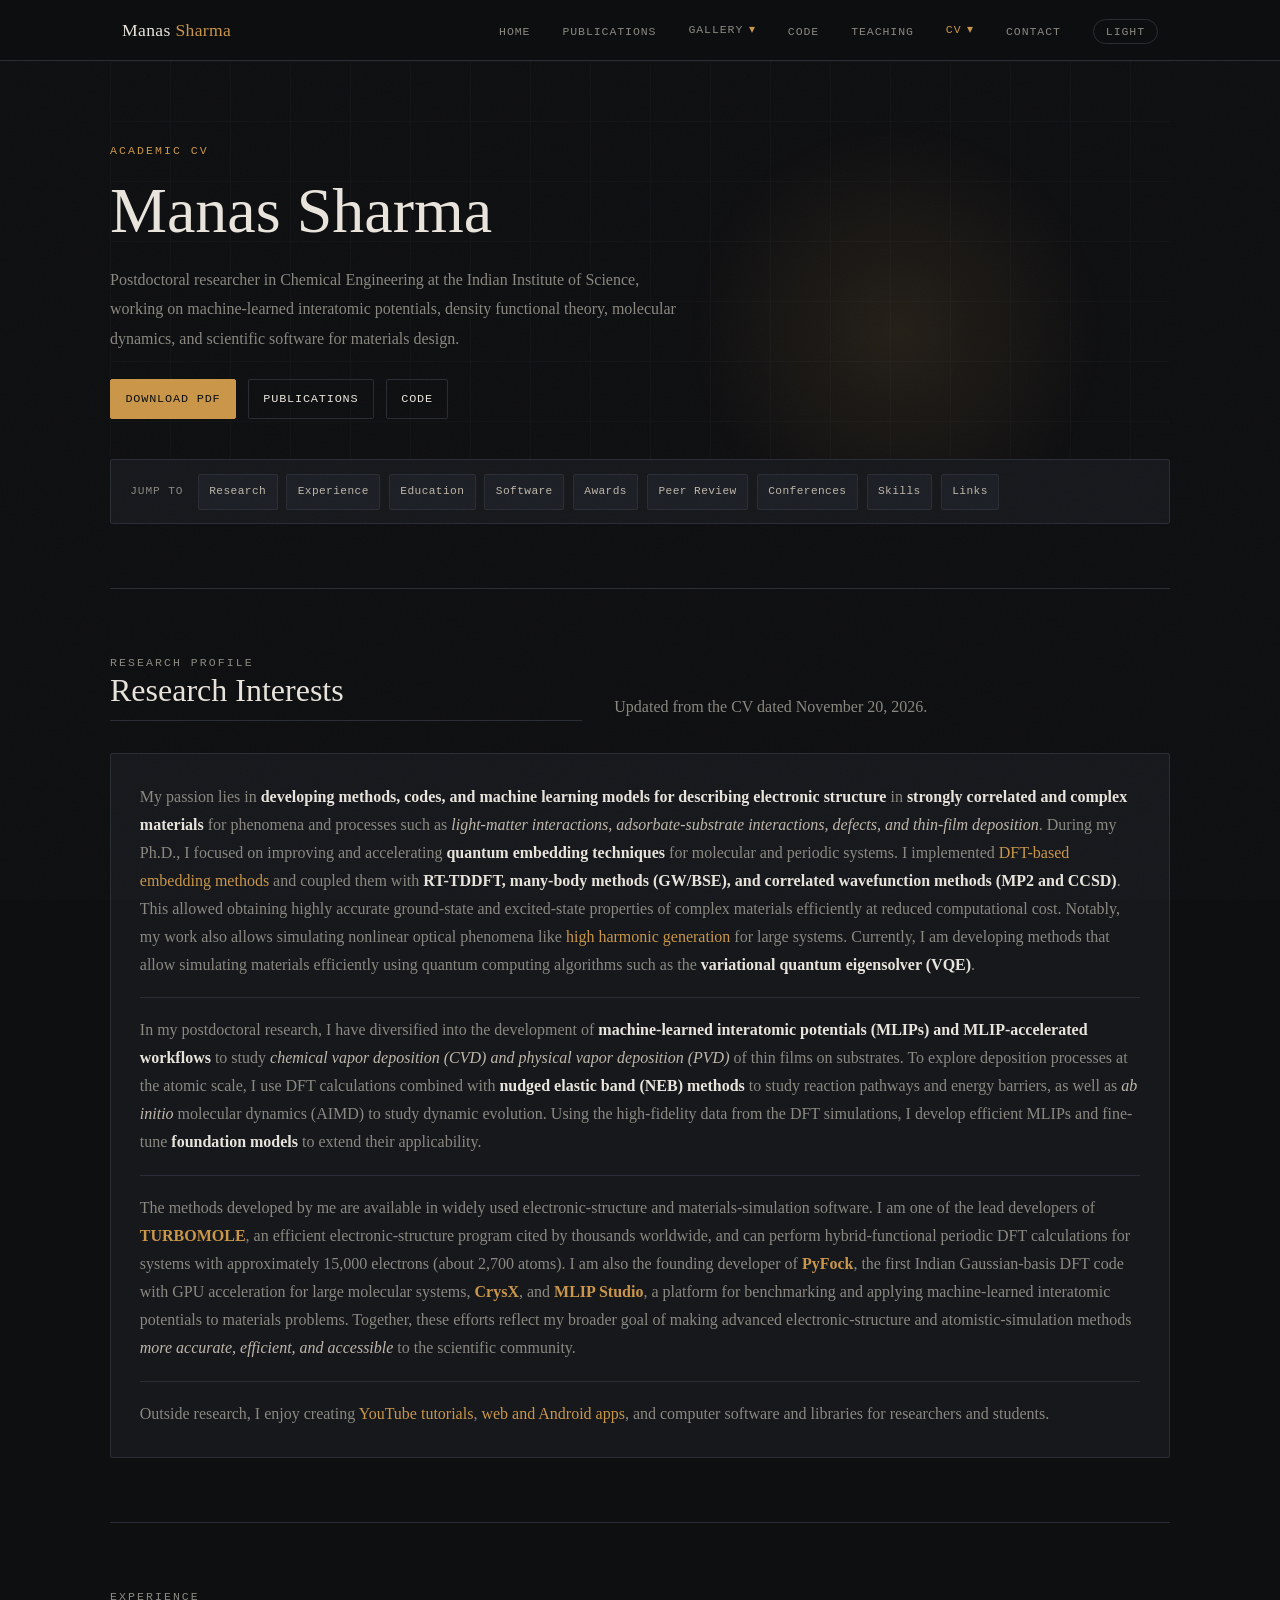
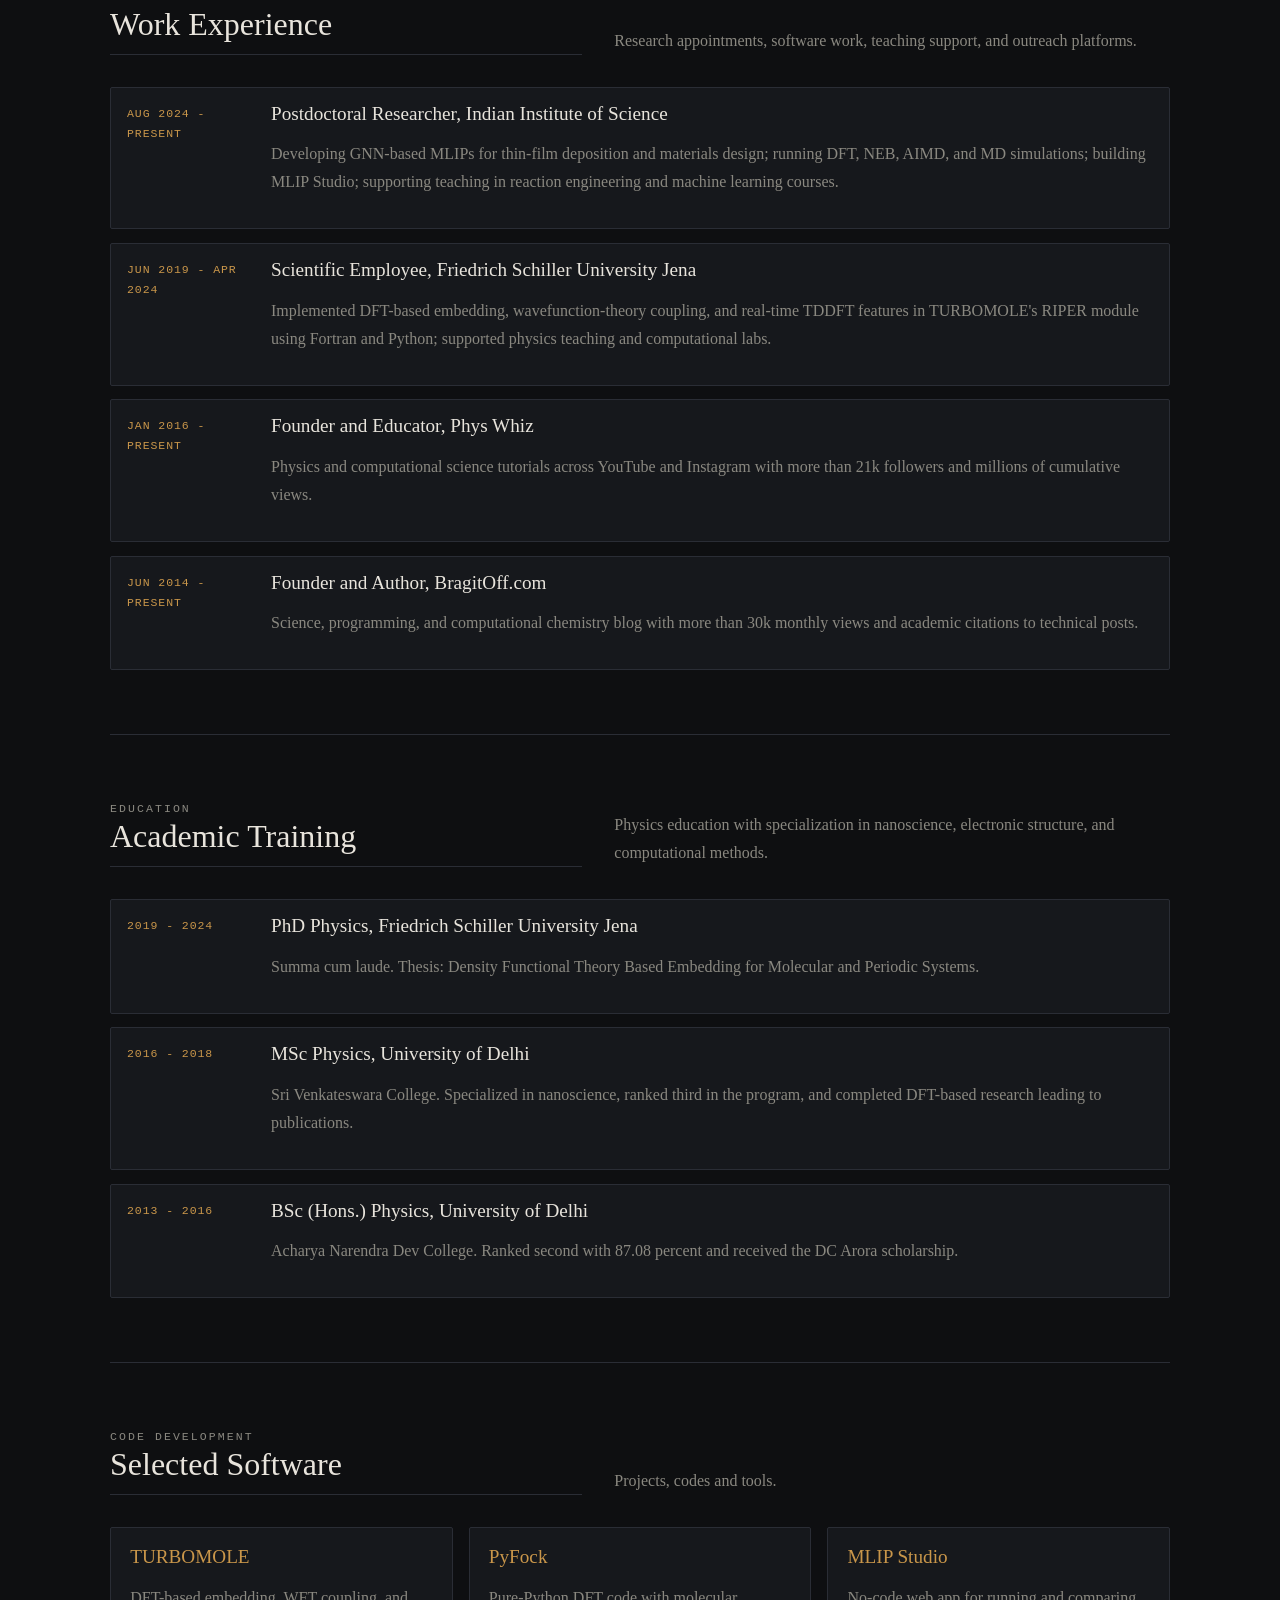
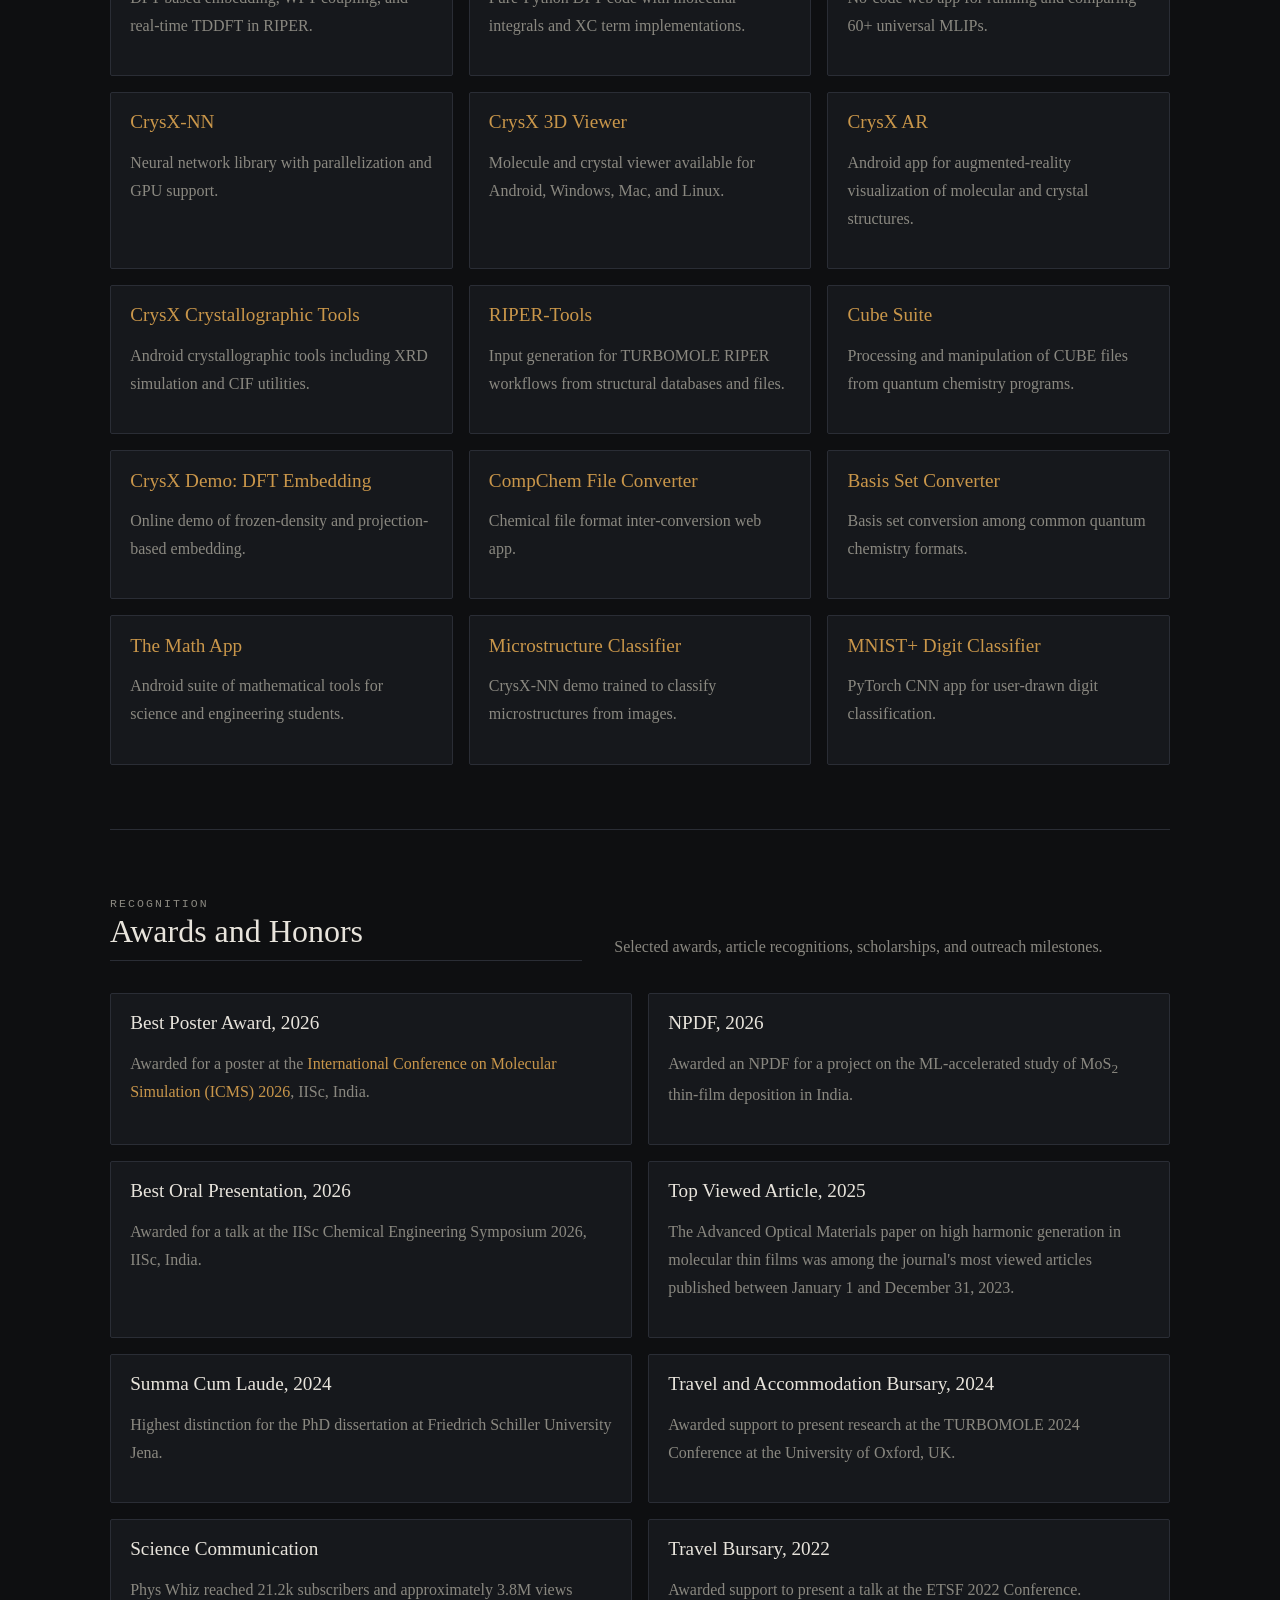
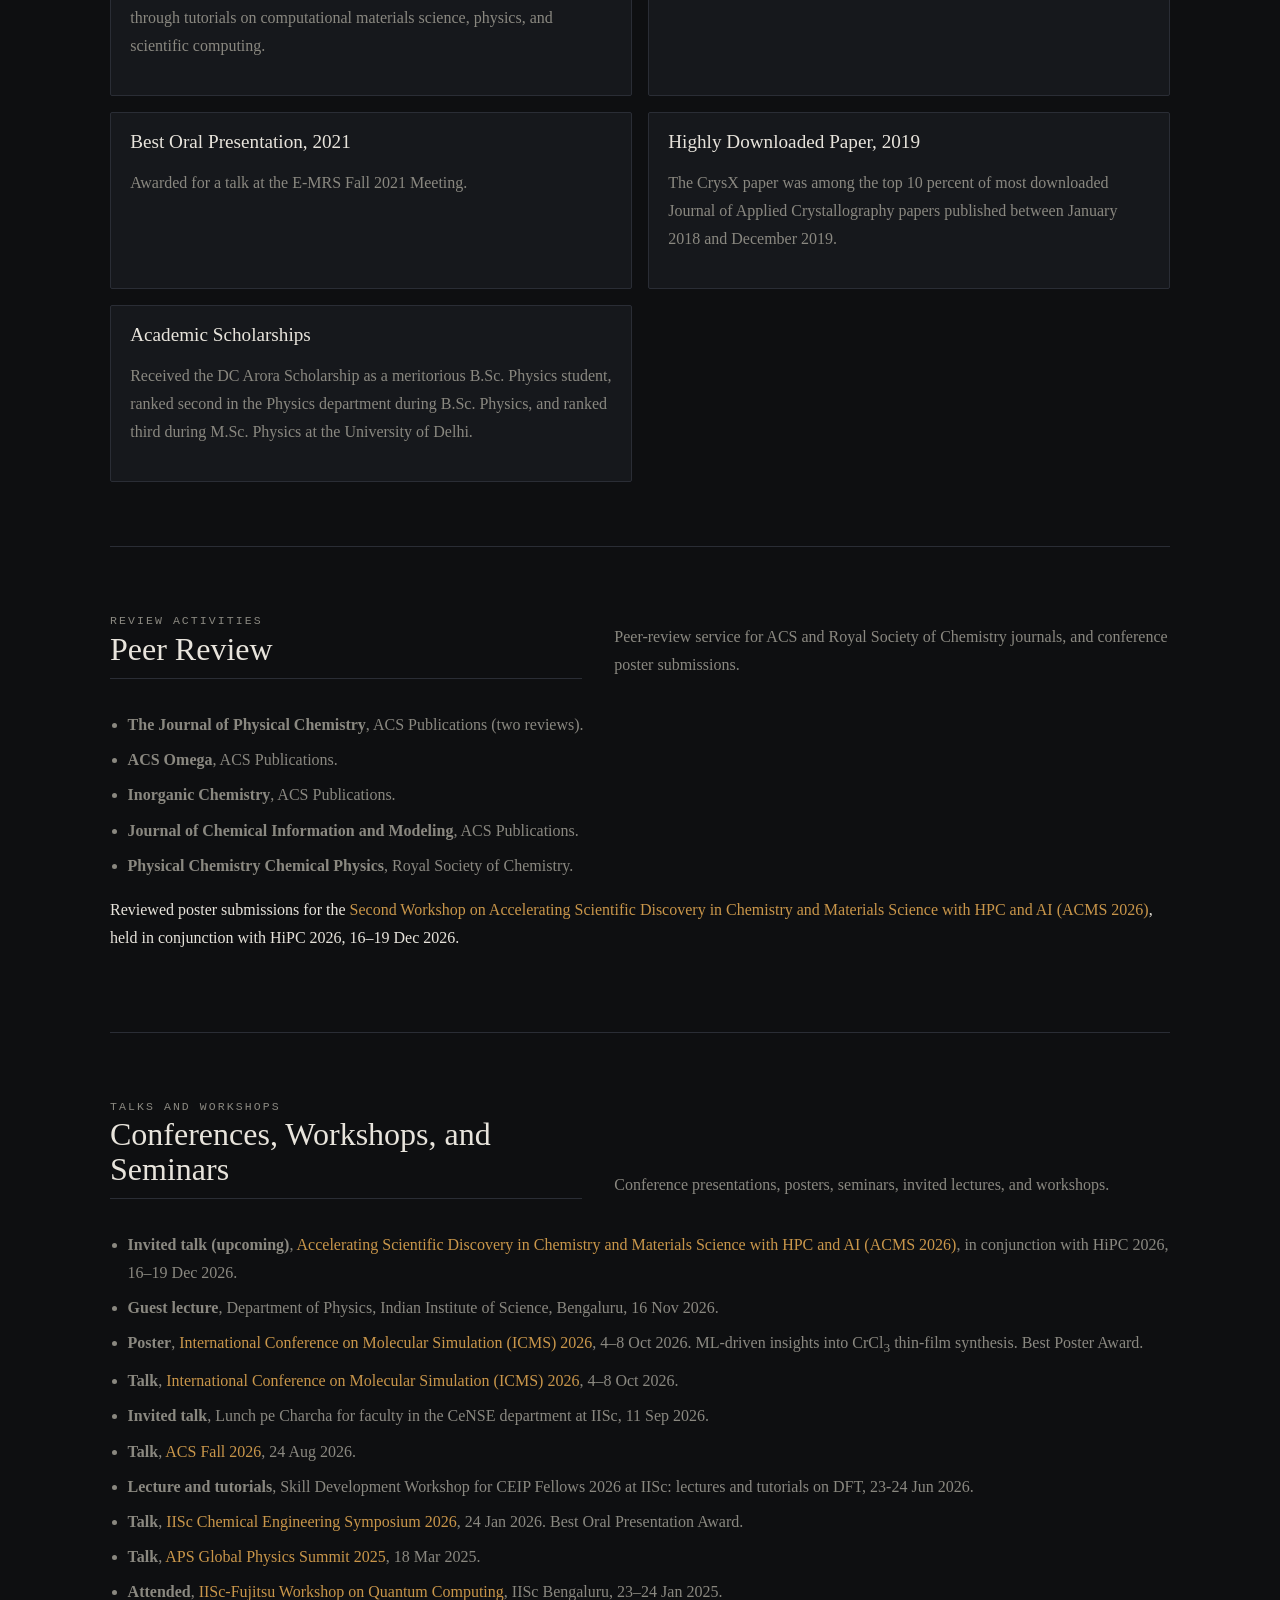
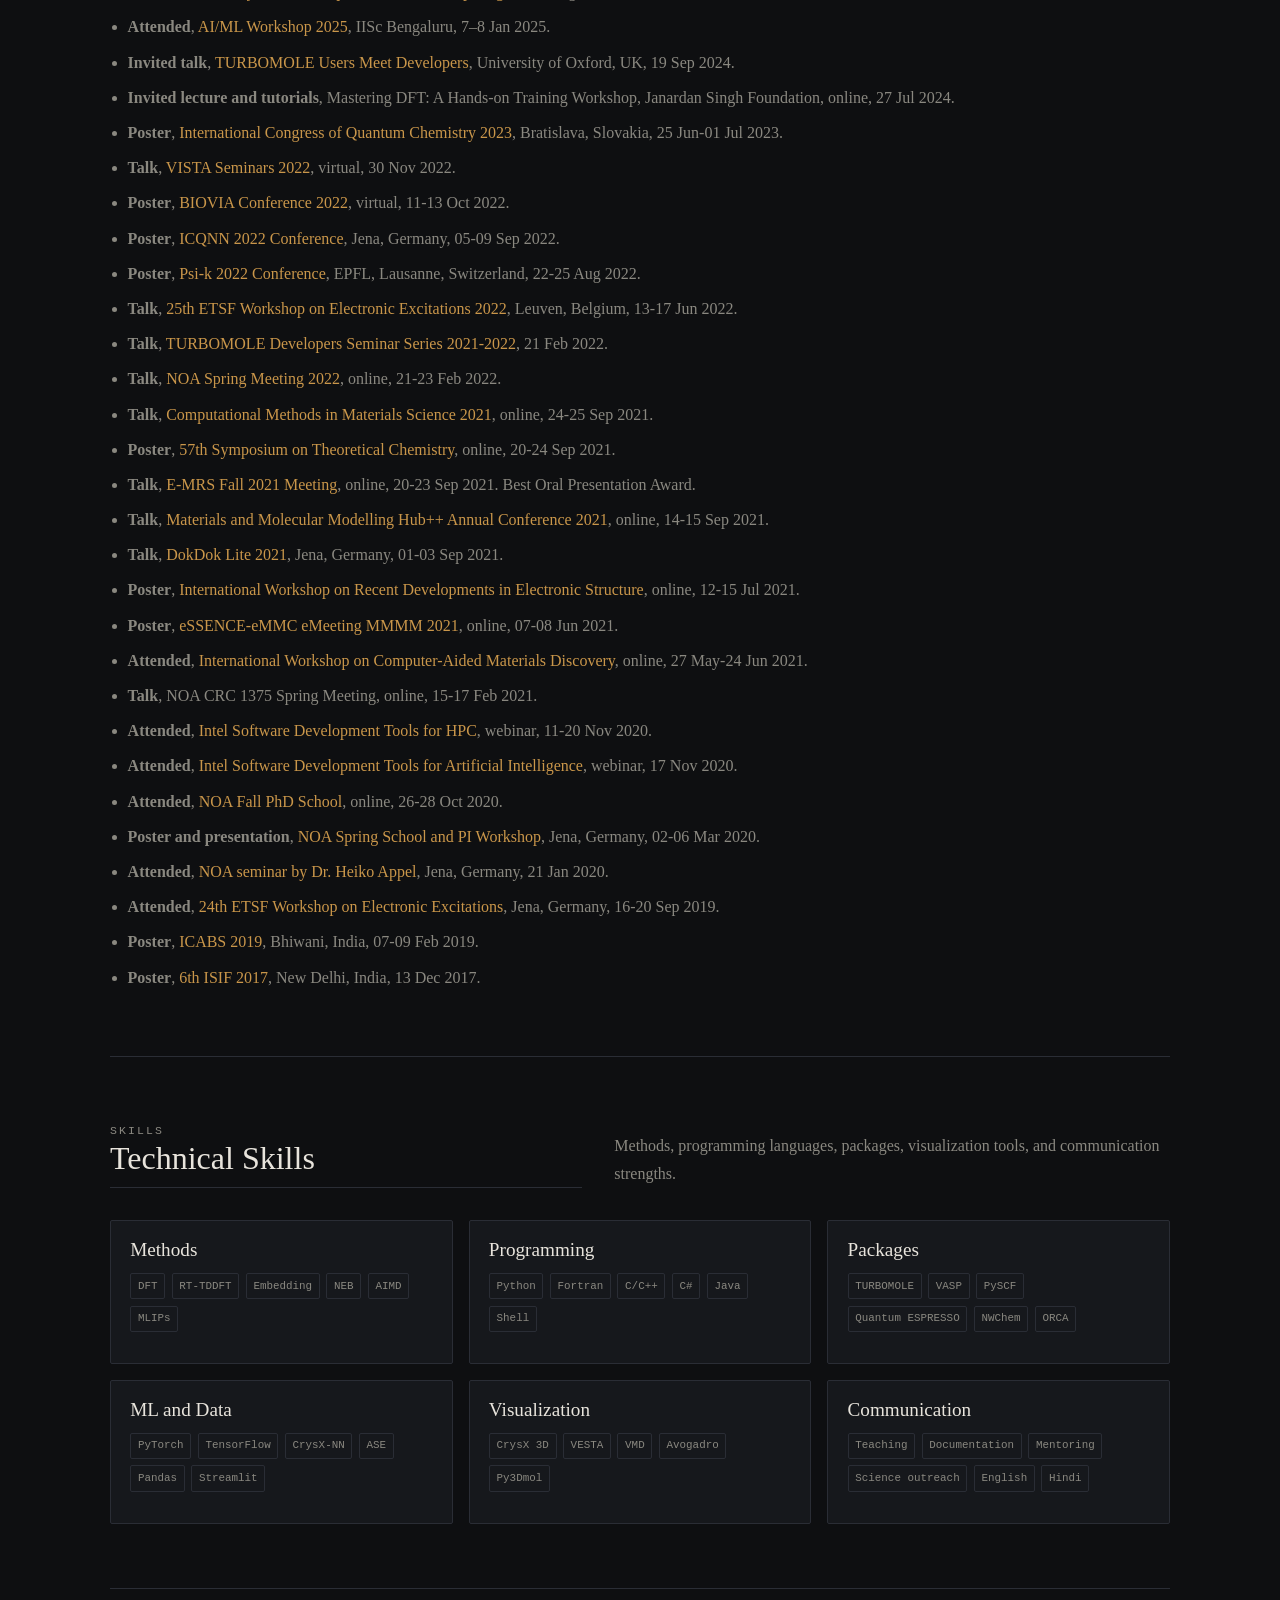
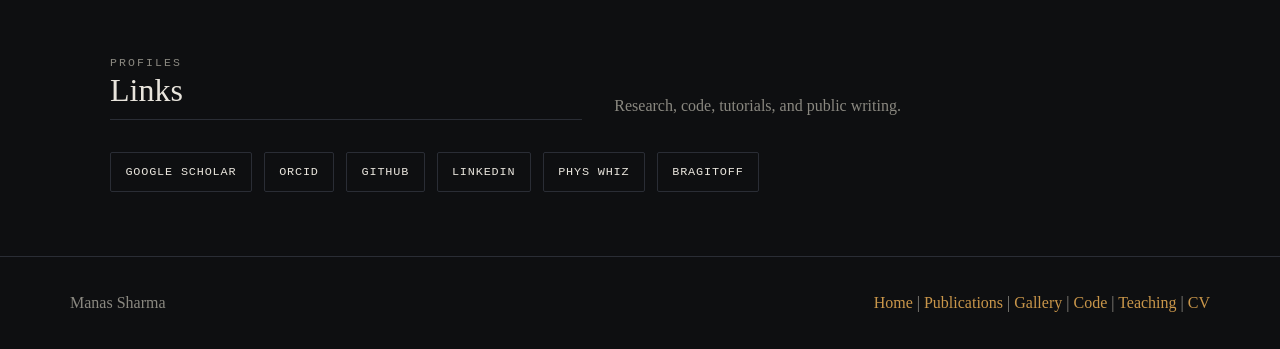
<file: HTML_Website/cv.html>
<!DOCTYPE html>
<html lang="en" data-theme="dark">
<head>
  <meta charset="UTF-8">
  <meta name="viewport" content="width=device-width, initial-scale=1.0">
  <title>CV | Manas Sharma</title>
  <meta name="description" content="Academic CV of Manas Sharma, postdoctoral researcher in computational materials science, DFT, MLIPs, quantum chemistry, and scientific software.">
  <meta name="author" content="Manas Sharma">
  <meta name="keywords" content="Manas Sharma CV, computational materials scientist CV, DFT, MLIP, TURBOMOLE, PyFock, IISc">
  <meta name="robots" content="index, follow">
  <link rel="canonical" href="https://manas.bragitoff.com/cv.html">
  <meta property="og:type" content="profile">
  <meta property="og:title" content="CV | Manas Sharma">
  <meta property="og:description" content="Education, research experience, code development, awards, conferences, skills, and outreach.">
  <meta property="og:url" content="https://manas.bragitoff.com/cv.html">
  <meta property="og:image" content="https://manas.bragitoff.com/assets/profile/manas-sharma.webp">
  <meta name="twitter:card" content="summary_large_image">
  <link rel="stylesheet" href="site.css?v=20260808-1">
</head>
<body>
  <a class="skip-link" href="#main">Skip to content</a>
  <nav class="site-nav" aria-label="Primary navigation">
    <div class="nav-inner">
      <a class="brand" href="index.html">Manas <span>Sharma</span></a>
      <button class="nav-menu-toggle" type="button" aria-expanded="false" aria-controls="primary-menu">Menu</button>
      <ul class="nav-links" id="primary-menu">
        <li><a href="index.html">Home</a></li>
        <li><a href="publications.html">Publications</a></li>
        <li class="nav-dropdown">
          <details>
            <summary>Gallery</summary>
            <ul class="nav-dropdown-menu">
              <li><a href="gallery.html">Gallery overview</a></li>
              <li><a href="gallery.html#covers-title">Covers</a></li>
              <li><a href="gallery.html#tocs-title">TOC Graphics</a></li>
              <li><a href="gallery.html#research-visuals-title">Research Visuals</a></li>
              <li><a href="gallery.html#event-albums-title">Event Albums</a></li>
              <li><a href="gallery.html#recorded-talks-title">Recorded Talks</a></li>
              <li><a href="gallery.html#media-coverage">Media Coverage</a></li>
            </ul>
          </details>
        </li>
        <li><a href="software.html">Code</a></li>
        <li><a href="teaching.html">Teaching</a></li>
        <li class="nav-dropdown">
          <details>
            <summary class="active">CV</summary>
            <ul class="nav-dropdown-menu">
              <li><a href="cv.html">CV overview</a></li>
              <li><a href="cv.html#profile-title">Research</a></li>
              <li><a href="cv.html#experience-title">Experience</a></li>
              <li><a href="cv.html#education-title">Education</a></li>
              <li><a href="cv.html#code-title">Software</a></li>
              <li><a href="cv.html#awards-title">Awards</a></li>
              <li><a href="cv.html#review-title">Peer Review</a></li>
              <li><a href="cv.html#conferences-title">Conferences</a></li>
              <li><a href="cv.html#skills-title">Skills</a></li>
              <li><a href="cv.html#profiles-title">Links</a></li>
            </ul>
          </details>
        </li>
        <li><a href="index.html#contact">Contact</a></li>
        <li><button class="theme-toggle" type="button" data-theme-toggle onclick="toggleTheme()">Light</button></li>
      </ul>
    </div>
  </nav>

  <main id="main" class="page-wrap">
    <section class="hero compact">
      <div>
        <p class="eyebrow">Academic CV</p>
        <h1>Manas Sharma</h1>
        <p class="lede">Postdoctoral researcher in Chemical Engineering at the Indian Institute of Science, working on machine-learned interatomic potentials, density functional theory, molecular dynamics, and scientific software for materials design.</p>
        <div class="button-row">
          <a class="btn" href="Manas_Sharma_CV.pdf">Download PDF</a>
          <a class="btn secondary" href="publications.html">Publications</a>
          <a class="btn secondary" href="software.html">Code</a>
        </div>
      </div>
    </section>

    <nav class="page-index" aria-label="CV section index">
      <span class="page-index-label">Jump to</span>
      <a href="#profile-title">Research</a>
      <a href="#experience-title">Experience</a>
      <a href="#education-title">Education</a>
      <a href="#code-title">Software</a>
      <a href="#awards-title">Awards</a>
      <a href="#review-title">Peer Review</a>
      <a href="#conferences-title">Conferences</a>
      <a href="#skills-title">Skills</a>
      <a href="#profiles-title">Links</a>
    </nav>

    <section class="section" aria-labelledby="profile-title">
      <div class="section-head">
        <div>
          <p class="eyebrow">Research Profile</p>
          <h2 id="profile-title">Research Interests</h2>
        </div>
        <p>Updated from the CV dated November 20, 2026.</p>
      </div>
      <article class="card research-interests">
        <p>My passion lies in <strong>developing methods, codes, and machine learning models for describing electronic structure</strong> in <strong>strongly correlated and complex materials</strong> for phenomena and processes such as <em>light-matter interactions, adsorbate-substrate interactions, defects, and thin-film deposition</em>. During my Ph.D., I focused on improving and accelerating <strong>quantum embedding techniques</strong> for molecular and periodic systems. I implemented <a href="https://doi.org/10.1021/acs.jctc.2c00380" target="_blank" rel="noopener noreferrer">DFT-based embedding methods</a> and coupled them with <strong>RT-TDDFT, many-body methods (GW/BSE), and correlated wavefunction methods (MP2 and CCSD)</strong>. This allowed obtaining highly accurate ground-state and excited-state properties of complex materials efficiently at reduced computational cost. Notably, my work also allows simulating nonlinear optical phenomena like <a href="https://doi.org/10.1002/adom.202203070" target="_blank" rel="noopener noreferrer">high harmonic generation</a> for large systems. Currently, I am developing methods that allow simulating materials efficiently using quantum computing algorithms such as the <strong>variational quantum eigensolver (VQE)</strong>.</p>
        <p>In my postdoctoral research, I have diversified into the development of <strong>machine-learned interatomic potentials (MLIPs) and MLIP-accelerated workflows</strong> to study <em>chemical vapor deposition (CVD) and physical vapor deposition (PVD)</em> of thin films on substrates. To explore deposition processes at the atomic scale, I use DFT calculations combined with <strong>nudged elastic band (NEB) methods</strong> to study reaction pathways and energy barriers, as well as <em>ab initio</em> molecular dynamics (AIMD) to study dynamic evolution. Using the high-fidelity data from the DFT simulations, I develop efficient MLIPs and fine-tune <strong>foundation models</strong> to extend their applicability.</p>
        <p>The methods developed by me are available in widely used electronic-structure and materials-simulation software. I am one of the lead developers of <strong><a href="https://www.turbomole.org/" target="_blank" rel="noopener noreferrer">TURBOMOLE</a></strong>, an efficient electronic-structure program cited by thousands worldwide, and can perform hybrid-functional periodic DFT calculations for systems with approximately 15,000 electrons (about 2,700 atoms). I am also the founding developer of <strong><a href="https://pyfock.bragitoff.com" target="_blank" rel="noopener noreferrer">PyFock</a></strong>, the first Indian Gaussian-basis DFT code with GPU acceleration for large molecular systems, <strong><a href="software.html#visual-tools-title">CrysX</a></strong>, and <strong><a href="https://mlipstudio.iisc.ac.in" target="_blank" rel="noopener noreferrer">MLIP Studio</a></strong>, a platform for benchmarking and applying machine-learned interatomic potentials to materials problems. Together, these efforts reflect my broader goal of making advanced electronic-structure and atomistic-simulation methods <em>more accurate, efficient, and accessible</em> to the scientific community.</p>
        <p>Outside research, I enjoy creating <a href="https://www.youtube.com/@PhysWhiz" target="_blank" rel="noopener noreferrer">YouTube tutorials</a>, <a href="software.html">web and Android apps</a>, and computer software and libraries for researchers and students.</p>
      </article>
    </section>

    <section class="section" aria-labelledby="experience-title">
      <div class="section-head">
        <div>
          <p class="eyebrow">Experience</p>
          <h2 id="experience-title">Work Experience</h2>
        </div>
        <p>Research appointments, software work, teaching support, and outreach platforms.</p>
      </div>
      <div class="timeline">
        <article class="timeline-item">
          <span class="date">Aug 2024 - Present</span>
          <div>
            <h3>Postdoctoral Researcher, Indian Institute of Science</h3>
            <p>Developing GNN-based MLIPs for thin-film deposition and materials design; running DFT, NEB, AIMD, and MD simulations; building MLIP Studio; supporting teaching in reaction engineering and machine learning courses.</p>
          </div>
        </article>
        <article class="timeline-item">
          <span class="date">Jun 2019 - Apr 2024</span>
          <div>
            <h3>Scientific Employee, Friedrich Schiller University Jena</h3>
            <p>Implemented DFT-based embedding, wavefunction-theory coupling, and real-time TDDFT features in TURBOMOLE's RIPER module using Fortran and Python; supported physics teaching and computational labs.</p>
          </div>
        </article>
        <article class="timeline-item">
          <span class="date">Jan 2016 - Present</span>
          <div>
            <h3>Founder and Educator, Phys Whiz</h3>
            <p>Physics and computational science tutorials across YouTube and Instagram with more than 21k followers and millions of cumulative views.</p>
          </div>
        </article>
        <article class="timeline-item">
          <span class="date">Jun 2014 - Present</span>
          <div>
            <h3>Founder and Author, BragitOff.com</h3>
            <p>Science, programming, and computational chemistry blog with more than 30k monthly views and academic citations to technical posts.</p>
          </div>
        </article>
      </div>
    </section>

    <section class="section" aria-labelledby="education-title">
      <div class="section-head">
        <div>
          <p class="eyebrow">Education</p>
          <h2 id="education-title">Academic Training</h2>
        </div>
        <p>Physics education with specialization in nanoscience, electronic structure, and computational methods.</p>
      </div>
      <div class="timeline">
        <article class="timeline-item">
          <span class="date">2019 - 2024</span>
          <div><h3>PhD Physics, Friedrich Schiller University Jena</h3><p>Summa cum laude. Thesis: Density Functional Theory Based Embedding for Molecular and Periodic Systems.</p></div>
        </article>
        <article class="timeline-item">
          <span class="date">2016 - 2018</span>
          <div><h3>MSc Physics, University of Delhi</h3><p>Sri Venkateswara College. Specialized in nanoscience, ranked third in the program, and completed DFT-based research leading to publications.</p></div>
        </article>
        <article class="timeline-item">
          <span class="date">2013 - 2016</span>
          <div><h3>BSc (Hons.) Physics, University of Delhi</h3><p>Acharya Narendra Dev College. Ranked second with 87.08 percent and received the DC Arora scholarship.</p></div>
        </article>
      </div>
    </section>

    <section class="section" aria-labelledby="code-title">
      <div class="section-head">
        <div>
          <p class="eyebrow">Code development</p>
          <h2 id="code-title">Selected Software</h2>
        </div>
        <p>Projects, codes and tools.</p>
      </div>
      <div class="grid three">
        <article class="card"><h3><a href="https://www.turbomole.org/" target="_blank" rel="noopener noreferrer">TURBOMOLE</a></h3><p>DFT-based embedding, WFT coupling, and real-time TDDFT in RIPER.</p></article>
        <article class="card"><h3><a href="https://pyfock.bragitoff.com" target="_blank" rel="noopener noreferrer">PyFock</a></h3><p>Pure-Python DFT code with molecular integrals and XC term implementations.</p></article>
        <article class="card"><h3><a href="https://mlipstudio.iisc.ac.in" target="_blank" rel="noopener noreferrer">MLIP Studio</a></h3><p>No-code web app for running and comparing 60+ universal MLIPs.</p></article>
        <article class="card"><h3><a href="https://github.com/manassharma07/crysx_nn" target="_blank" rel="noopener noreferrer">CrysX-NN</a></h3><p>Neural network library with parallelization and GPU support.</p></article>
        <article class="card"><h3><a href="https://www.bragitoff.com/crysx-3d-viewer/" target="_blank" rel="noopener noreferrer">CrysX 3D Viewer</a></h3><p>Molecule and crystal viewer available for Android, Windows, Mac, and Linux.</p></article>
        <article class="card"><h3><a href="https://play.google.com/store/apps/details?id=com.bragitoff.crysxar" target="_blank" rel="noopener noreferrer">CrysX AR</a></h3><p>Android app for augmented-reality visualization of molecular and crystal structures.</p></article>
        <article class="card"><h3><a href="https://play.google.com/store/apps/details?id=com.bragitoff.powderdiffractionsimulator" target="_blank" rel="noopener noreferrer">CrysX Crystallographic Tools</a></h3><p>Android crystallographic tools including XRD simulation and CIF utilities.</p></article>
        <article class="card"><h3><a href="https://ripertools.turbomole.org" target="_blank" rel="noopener noreferrer">RIPER-Tools</a></h3><p>Input generation for TURBOMOLE RIPER workflows from structural databases and files.</p></article>
        <article class="card"><h3><a href="https://cubesuite.streamlit.app" target="_blank" rel="noopener noreferrer">Cube Suite</a></h3><p>Processing and manipulation of CUBE files from quantum chemistry programs.</p></article>
        <article class="card"><h3><a href="https://www.bragitoff.com/2022/11/crysx-demo-dft-based-embedding/" target="_blank" rel="noopener noreferrer">CrysX Demo: DFT Embedding</a></h3><p>Online demo of frozen-density and projection-based embedding.</p></article>
        <article class="card"><h3><a href="https://www.bragitoff.com/2022/08/crysx-compchem-file-converter-web-app/" target="_blank" rel="noopener noreferrer">CompChem File Converter</a></h3><p>Chemical file format inter-conversion web app.</p></article>
        <article class="card"><h3><a href="https://www.bragitoff.com/2022/04/basis-set-converter-web-app/" target="_blank" rel="noopener noreferrer">Basis Set Converter</a></h3><p>Basis set conversion among common quantum chemistry formats.</p></article>
        <article class="card"><h3><a href="https://play.google.com/store/apps/details?id=com.bragitoff.themathapp&hl=en_US&gl=US" target="_blank" rel="noopener noreferrer">The Math App</a></h3><p>Android suite of mathematical tools for science and engineering students.</p></article>
        <article class="card"><h3><a href="https://www.bragitoff.com/2022/02/microstructure-classification-using-neural-networks-streamlit-app/" target="_blank" rel="noopener noreferrer">Microstructure Classifier</a></h3><p>CrysX-NN demo trained to classify microstructures from images.</p></article>
        <article class="card"><h3><a href="https://www.bragitoff.com/2022/01/digit-recognition-app-streamlit-trained-on-the-mnist_plus-dataset-using-pytorch-cnn-model/" target="_blank" rel="noopener noreferrer">MNIST+ Digit Classifier</a></h3><p>PyTorch CNN app for user-drawn digit classification.</p></article>
      </div>
    </section>

    <section class="section" aria-labelledby="awards-title">
      <div class="section-head">
        <div>
          <p class="eyebrow">Recognition</p>
          <h2 id="awards-title">Awards and Honors</h2>
        </div>
        <p>Selected awards, article recognitions, scholarships, and outreach milestones.</p>
      </div>
      <div class="grid two">
        <article class="card"><h3>Best Poster Award, 2026</h3><p>Awarded for a poster at the <a href="gallery.html#album-icms-2026">International Conference on Molecular Simulation (ICMS) 2026</a>, IISc, India.</p></article>
        <article class="card"><h3>NPDF, 2026</h3><p>Awarded an NPDF for a project on the ML-accelerated study of MoS<sub>2</sub> thin-film deposition in India.</p></article>
        <article class="card"><h3>Best Oral Presentation, 2026</h3><p>Awarded for a talk at the IISc Chemical Engineering Symposium 2026, IISc, India.</p></article>
        <article class="card"><h3>Top Viewed Article, 2025</h3><p>The Advanced Optical Materials paper on high harmonic generation in molecular thin films was among the journal's most viewed articles published between January 1 and December 31, 2023.</p></article>
        <article class="card"><h3>Summa Cum Laude, 2024</h3><p>Highest distinction for the PhD dissertation at Friedrich Schiller University Jena.</p></article>
        <article class="card"><h3>Travel and Accommodation Bursary, 2024</h3><p>Awarded support to present research at the TURBOMOLE 2024 Conference at the University of Oxford, UK.</p></article>
        <article class="card"><h3>Science Communication</h3><p>Phys Whiz reached 21.2k subscribers and approximately 3.8M views through tutorials on computational materials science, physics, and scientific computing.</p></article>
        <article class="card"><h3>Travel Bursary, 2022</h3><p>Awarded support to present a talk at the ETSF 2022 Conference.</p></article>
        <article class="card"><h3>Best Oral Presentation, 2021</h3><p>Awarded for a talk at the E-MRS Fall 2021 Meeting.</p></article>
        <article class="card"><h3>Highly Downloaded Paper, 2019</h3><p>The CrysX paper was among the top 10 percent of most downloaded Journal of Applied Crystallography papers published between January 2018 and December 2019.</p></article>
        <article class="card"><h3>Academic Scholarships</h3><p>Received the DC Arora Scholarship as a meritorious B.Sc. Physics student, ranked second in the Physics department during B.Sc. Physics, and ranked third during M.Sc. Physics at the University of Delhi.</p></article>
      </div>
    </section>

    <section class="section" aria-labelledby="review-title">
      <div class="section-head">
        <div>
          <p class="eyebrow">Review activities</p>
          <h2 id="review-title">Peer Review</h2>
        </div>
        <p>Peer-review service for ACS and Royal Society of Chemistry journals, and conference poster submissions.</p>
      </div>
      <ul class="compact-list">
        <li><strong>The Journal of Physical Chemistry</strong>, ACS Publications (two reviews).</li>
        <li><strong>ACS Omega</strong>, ACS Publications.</li>
        <li><strong>Inorganic Chemistry</strong>, ACS Publications.</li>
        <li><strong>Journal of Chemical Information and Modeling</strong>, ACS Publications.</li>
        <li><strong>Physical Chemistry Chemical Physics</strong>, Royal Society of Chemistry.</li>
      </ul>
      <p>Reviewed poster submissions for the <a href="https://sourceforge.net/p/mscc-applications-nsm/discussion/training/thread/e2b087b341/" target="_blank" rel="noopener noreferrer">Second Workshop on Accelerating Scientific Discovery in Chemistry and Materials Science with HPC and AI (ACMS 2026)</a>, held in conjunction with HiPC 2026, 16–19 Dec 2026.</p>
    </section>

    <section class="section" aria-labelledby="conferences-title">
      <div class="section-head">
        <div>
          <p class="eyebrow">Talks and workshops</p>
          <h2 id="conferences-title">Conferences, Workshops, and Seminars</h2>
        </div>
        <p>Conference presentations, posters, seminars, invited lectures, and workshops.</p>
      </div>
      <ul class="compact-list">
        <li><strong>Invited talk (upcoming)</strong>, <a href="https://sourceforge.net/p/mscc-applications-nsm/discussion/training/thread/e2b087b341/" target="_blank" rel="noopener noreferrer">Accelerating Scientific Discovery in Chemistry and Materials Science with HPC and AI (ACMS 2026)</a>, in conjunction with HiPC 2026, 16–19 Dec 2026.</li>
        <li><strong>Guest lecture</strong>, Department of Physics, Indian Institute of Science, Bengaluru, 16 Nov 2026.</li>
        <li><strong>Poster</strong>, <a href="gallery.html#album-icms-2026">International Conference on Molecular Simulation (ICMS) 2026</a>, 4–8 Oct 2026. ML-driven insights into CrCl<sub>3</sub> thin-film synthesis. Best Poster Award.</li>
        <li><strong>Talk</strong>, <a href="https://sacm.org.in/icms2026/" target="_blank" rel="noopener noreferrer">International Conference on Molecular Simulation (ICMS) 2026</a>, 4–8 Oct 2026.</li>
        <li><strong>Invited talk</strong>, Lunch pe Charcha for faculty in the CeNSE department at IISc, 11 Sep 2026.</li>
        <li><strong>Talk</strong>, <a href="https://acs.digitellinc.com/p/s/from-molecules-to-2d-magnets-ml-driven-insights-into-crcl3-2d-mm-synthesis-670015" target="_blank" rel="noopener noreferrer">ACS Fall 2026</a>, 24 Aug 2026.</li>
        <li><strong>Lecture and tutorials</strong>, Skill Development Workshop for CEIP Fellows 2026 at IISc: lectures and tutorials on DFT, 23-24 Jun 2026.</li>
        <li><strong>Talk</strong>, <a href="https://chemeng.iisc.ac.in/symposium/" target="_blank" rel="noopener noreferrer">IISc Chemical Engineering Symposium 2026</a>, 24 Jan 2026. Best Oral Presentation Award.</li>
        <li><strong>Talk</strong>, <a href="https://summit.aps.org/events/VIR-G02" target="_blank" rel="noopener noreferrer">APS Global Physics Summit 2025</a>, 18 Mar 2025.</li>
        <li><strong>Attended</strong>, <a href="https://mllab.csa.iisc.ac.in/fqc/" target="_blank" rel="noopener noreferrer">IISc-Fujitsu Workshop on Quantum Computing</a>, IISc Bengaluru, 23–24 Jan 2025.</li>
        <li><strong>Attended</strong>, <a href="https://x.com/goths19/status/1876977639153373389" target="_blank" rel="noopener noreferrer">AI/ML Workshop 2025</a>, IISc Bengaluru, 7–8 Jan 2025.</li>
        <li><strong>Invited talk</strong>, <a href="https://www.meeting2024.turbomole.org/" target="_blank" rel="noopener noreferrer">TURBOMOLE Users Meet Developers</a>, University of Oxford, UK, 19 Sep 2024.</li>
        <li><strong>Invited lecture and tutorials</strong>, Mastering DFT: A Hands-on Training Workshop, Janardan Singh Foundation, online, 27 Jul 2024.</li>
        <li><strong>Poster</strong>, <a href="https://www.bragitoff.com/2023/06/poster-icqc-2023-efficient-simulation-of-high-harmonic-generation-using-gaussian-basis-functions/" target="_blank" rel="noopener noreferrer">International Congress of Quantum Chemistry 2023</a>, Bratislava, Slovakia, 25 Jun-01 Jul 2023.</li>
        <li><strong>Talk</strong>, <a href="https://quantum-dynamics-hub.github.io/VISTA/" target="_blank" rel="noopener noreferrer">VISTA Seminars 2022</a>, virtual, 30 Nov 2022.</li>
        <li><strong>Poster</strong>, <a href="https://www.bragitoff.com/2022/09/biovia-conference-2022-poster-wavefunction-in-dft-embedding-for-molecular-and-periodic-systems/" target="_blank" rel="noopener noreferrer">BIOVIA Conference 2022</a>, virtual, 11-13 Oct 2022.</li>
        <li><strong>Poster</strong>, <a href="https://www.bragitoff.com/2022/09/icqnn-2022-poster-density-functional-theory-based-embedding-for-molecular-and-periodic-systems/" target="_blank" rel="noopener noreferrer">ICQNN 2022 Conference</a>, Jena, Germany, 05-09 Sep 2022.</li>
        <li><strong>Poster</strong>, <a href="https://www.bragitoff.com/2022/08/psik-2022-poster-dft-based-embedding/" target="_blank" rel="noopener noreferrer">Psi-k 2022 Conference</a>, EPFL, Lausanne, Switzerland, 22-25 Aug 2022.</li>
        <li><strong>Talk</strong>, <a href="https://youtu.be/PEU5y_BQp1k" target="_blank" rel="noopener noreferrer">25th ETSF Workshop on Electronic Excitations 2022</a>, Leuven, Belgium, 13-17 Jun 2022.</li>
        <li><strong>Talk</strong>, <a href="https://youtu.be/Brsi9O_Jqfk" target="_blank" rel="noopener noreferrer">TURBOMOLE Developers Seminar Series 2021-2022</a>, 21 Feb 2022.</li>
        <li><strong>Talk</strong>, <a href="https://www.noa.uni-jena.de/news-events/see-the-agenda-of-2022-spring-meeting" target="_blank" rel="noopener noreferrer">NOA Spring Meeting 2022</a>, online, 21-23 Feb 2022.</li>
        <li><strong>Talk</strong>, <a href="https://cmms2021.ptbm.pl/" target="_blank" rel="noopener noreferrer">Computational Methods in Materials Science 2021</a>, online, 24-25 Sep 2021.</li>
        <li><strong>Poster</strong>, <a href="https://stc2021.uni-wuerzburg.de/" target="_blank" rel="noopener noreferrer">57th Symposium on Theoretical Chemistry</a>, online, 20-24 Sep 2021.</li>
        <li><strong>Talk</strong>, <a href="https://youtu.be/sL4CjVVVw9o" target="_blank" rel="noopener noreferrer">E-MRS Fall 2021 Meeting</a>, online, 20-23 Sep 2021. Best Oral Presentation Award.</li>
        <li><strong>Talk</strong>, <a href="https://youtu.be/2xllcGJiO-M" target="_blank" rel="noopener noreferrer">Materials and Molecular Modelling Hub++ Annual Conference 2021</a>, online, 14-15 Sep 2021.</li>
        <li><strong>Talk</strong>, <a href="https://youtu.be/_r1IiEpfKTw" target="_blank" rel="noopener noreferrer">DokDok Lite 2021</a>, Jena, Germany, 01-03 Sep 2021.</li>
        <li><strong>Poster</strong>, <a href="https://www.simonsfoundation.org/international-workshop-on-recent-developments-in-electronic-structure-es21/" target="_blank" rel="noopener noreferrer">International Workshop on Recent Developments in Electronic Structure</a>, online, 12-15 Jul 2021.</li>
        <li><strong>Poster</strong>, <a href="https://sites.google.com/view/emultiscale2021/home" target="_blank" rel="noopener noreferrer">eSSENCE-eMMC eMeeting MMMM 2021</a>, online, 07-08 Jun 2021.</li>
        <li><strong>Attended</strong>, <a href="https://www.materialssquare.com/workshop" target="_blank" rel="noopener noreferrer">International Workshop on Computer-Aided Materials Discovery</a>, online, 27 May-24 Jun 2021.</li>
        <li><strong>Talk</strong>, NOA CRC 1375 Spring Meeting, online, 15-17 Feb 2021.</li>
        <li><strong>Attended</strong>, <a href="https://indico.tpi.uni-jena.de/event/146/" target="_blank" rel="noopener noreferrer">Intel Software Development Tools for HPC</a>, webinar, 11-20 Nov 2020.</li>
        <li><strong>Attended</strong>, <a href="https://indico.tpi.uni-jena.de/event/147/" target="_blank" rel="noopener noreferrer">Intel Software Development Tools for Artificial Intelligence</a>, webinar, 17 Nov 2020.</li>
        <li><strong>Attended</strong>, <a href="https://indico.tpi.uni-jena.de/event/144/timetable/" target="_blank" rel="noopener noreferrer">NOA Fall PhD School</a>, online, 26-28 Oct 2020.</li>
        <li><strong>Poster and presentation</strong>, <a href="https://www.noa.uni-jena.de/news+_+events/1st+noa+spring+school+and+pi+workshop_+2-6+march+2020" target="_blank" rel="noopener noreferrer">NOA Spring School and PI Workshop</a>, Jena, Germany, 02-06 Mar 2020.</li>
        <li><strong>Attended</strong>, <a href="https://www.noa.uni-jena.de/news+_+events/21+january+2020_+noa+seminar+by+dr_+heiko+appel+(mpi+hamburg))" target="_blank" rel="noopener noreferrer">NOA seminar by Dr. Heiko Appel</a>, Jena, Germany, 21 Jan 2020.</li>
        <li><strong>Attended</strong>, <a href="https://workshop.etsf.eu/" target="_blank" rel="noopener noreferrer">24th ETSF Workshop on Electronic Excitations</a>, Jena, Germany, 16-20 Sep 2019.</li>
        <li><strong>Poster</strong>, <a href="http://www.icabs19.com/" target="_blank" rel="noopener noreferrer">ICABS 2019</a>, Bhiwani, India, 07-09 Feb 2019.</li>
        <li><strong>Poster</strong>, <a href="http://www.meetingsnmore.com/isif%202017/" target="_blank" rel="noopener noreferrer">6th ISIF 2017</a>, New Delhi, India, 13 Dec 2017.</li>
      </ul>
    </section>

    <section class="section" aria-labelledby="skills-title">
      <div class="section-head">
        <div>
          <p class="eyebrow">Skills</p>
          <h2 id="skills-title">Technical Skills</h2>
        </div>
        <p>Methods, programming languages, packages, visualization tools, and communication strengths.</p>
      </div>
      <div class="grid three">
        <article class="card"><h3>Methods</h3><div class="chips"><span class="chip">DFT</span><span class="chip">RT-TDDFT</span><span class="chip">Embedding</span><span class="chip">NEB</span><span class="chip">AIMD</span><span class="chip">MLIPs</span></div></article>
        <article class="card"><h3>Programming</h3><div class="chips"><span class="chip">Python</span><span class="chip">Fortran</span><span class="chip">C/C++</span><span class="chip">C#</span><span class="chip">Java</span><span class="chip">Shell</span></div></article>
        <article class="card"><h3>Packages</h3><div class="chips"><span class="chip">TURBOMOLE</span><span class="chip">VASP</span><span class="chip">PySCF</span><span class="chip">Quantum ESPRESSO</span><span class="chip">NWChem</span><span class="chip">ORCA</span></div></article>
        <article class="card"><h3>ML and Data</h3><div class="chips"><span class="chip">PyTorch</span><span class="chip">TensorFlow</span><span class="chip">CrysX-NN</span><span class="chip">ASE</span><span class="chip">Pandas</span><span class="chip">Streamlit</span></div></article>
        <article class="card"><h3>Visualization</h3><div class="chips"><span class="chip">CrysX 3D</span><span class="chip">VESTA</span><span class="chip">VMD</span><span class="chip">Avogadro</span><span class="chip">Py3Dmol</span></div></article>
        <article class="card"><h3>Communication</h3><div class="chips"><span class="chip">Teaching</span><span class="chip">Documentation</span><span class="chip">Mentoring</span><span class="chip">Science outreach</span><span class="chip">English</span><span class="chip">Hindi</span></div></article>
      </div>
    </section>

    <section class="section" aria-labelledby="profiles-title">
      <div class="section-head">
        <div>
          <p class="eyebrow">Profiles</p>
          <h2 id="profiles-title">Links</h2>
        </div>
        <p>Research, code, tutorials, and public writing.</p>
      </div>
      <div class="link-row">
        <a class="pill-link" href="https://scholar.google.com/citations?user=WYOEL94AAAAJ&hl=en" target="_blank" rel="noopener noreferrer">Google Scholar</a>
        <a class="pill-link" href="https://orcid.org/0000-0002-5346-6280" target="_blank" rel="noopener noreferrer">ORCID</a>
        <a class="pill-link" href="https://github.com/manassharma07" target="_blank" rel="noopener noreferrer">GitHub</a>
        <a class="pill-link" href="https://www.linkedin.com/in/manassharma07/" target="_blank" rel="noopener noreferrer">LinkedIn</a>
        <a class="pill-link" href="https://www.youtube.com/@PhysWhiz" target="_blank" rel="noopener noreferrer">Phys Whiz</a>
        <a class="pill-link" href="https://www.bragitoff.com/" target="_blank" rel="noopener noreferrer">BragitOff</a>
      </div>
    </section>
  </main>

  <footer class="footer">
    <div class="footer-inner">
      <span>Manas Sharma</span>
      <span><a href="index.html">Home</a> | <a href="publications.html">Publications</a> | <a href="gallery.html">Gallery</a> | <a href="software.html">Code</a> | <a href="teaching.html">Teaching</a> | <a href="cv.html">CV</a></span>
    </div>
  </footer>
  <script src="site.js?v=20260808-1" defer></script>
</body>
</html>
</file>
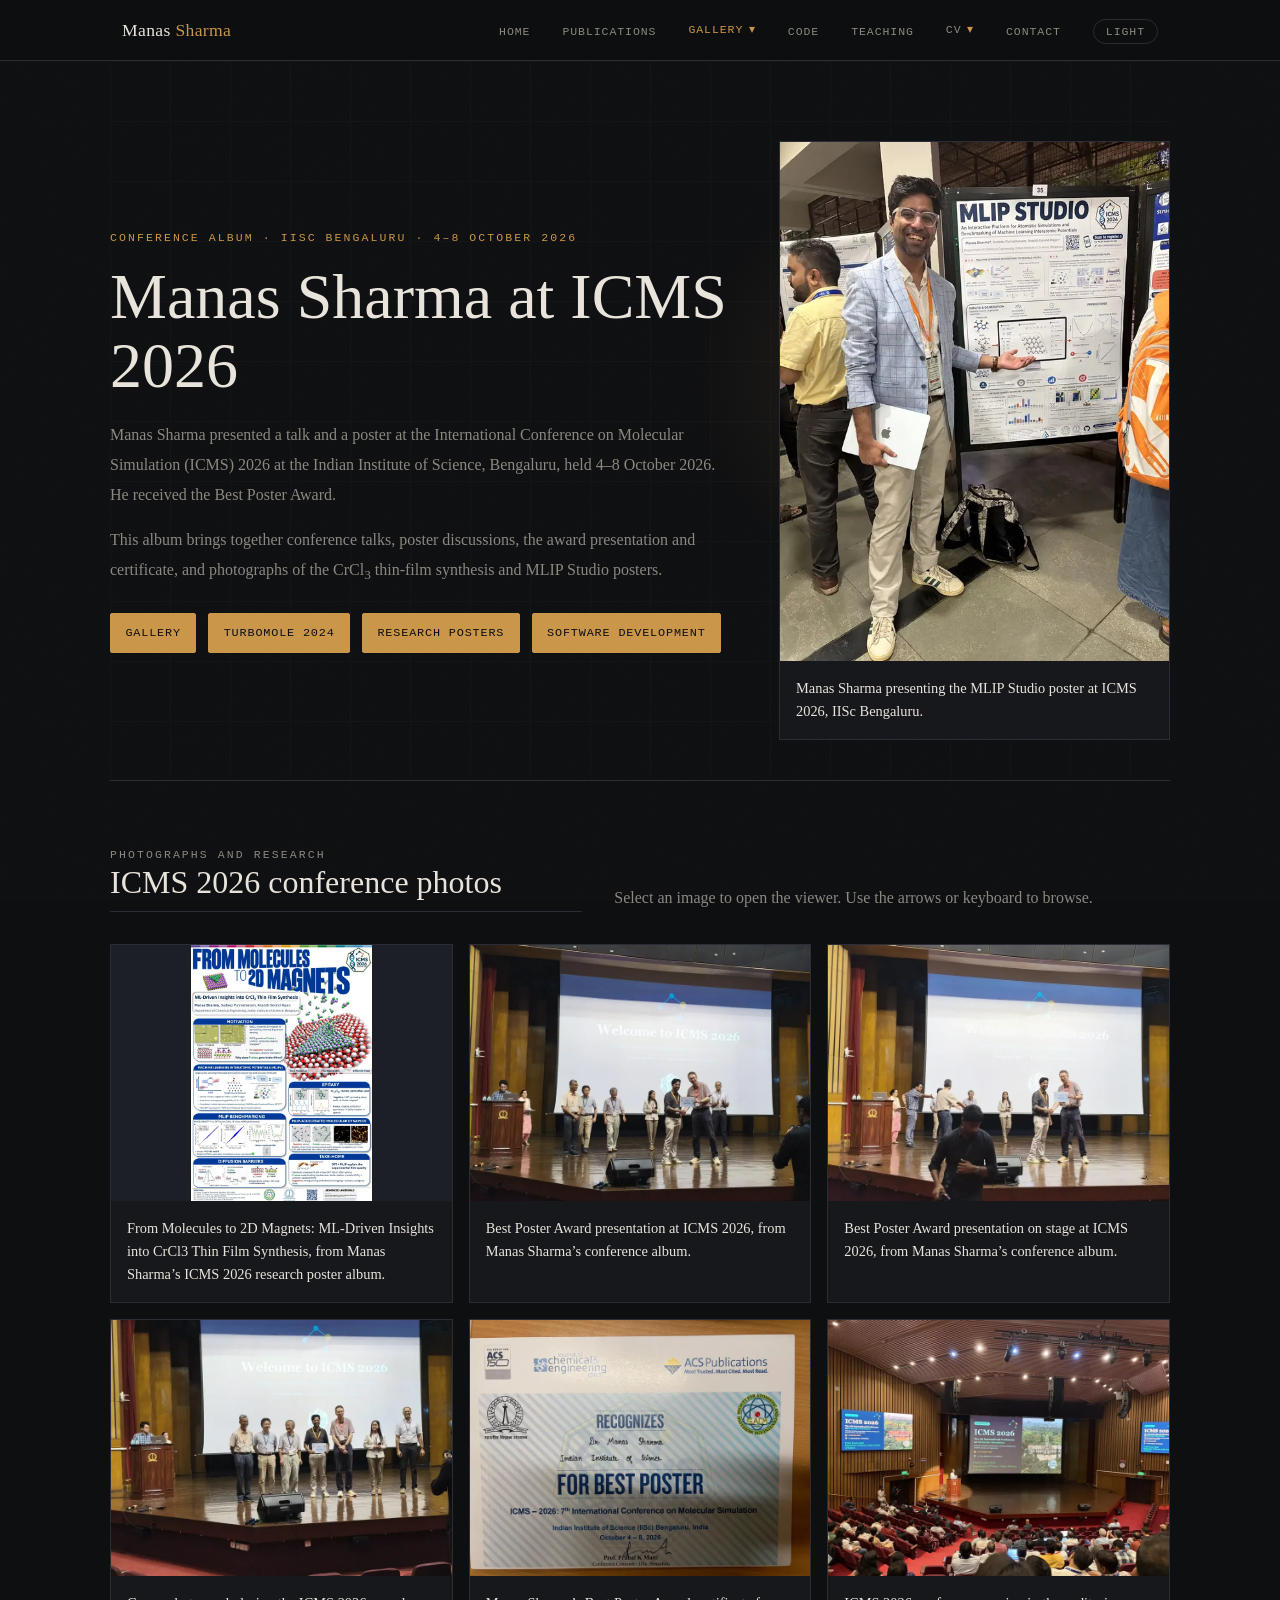
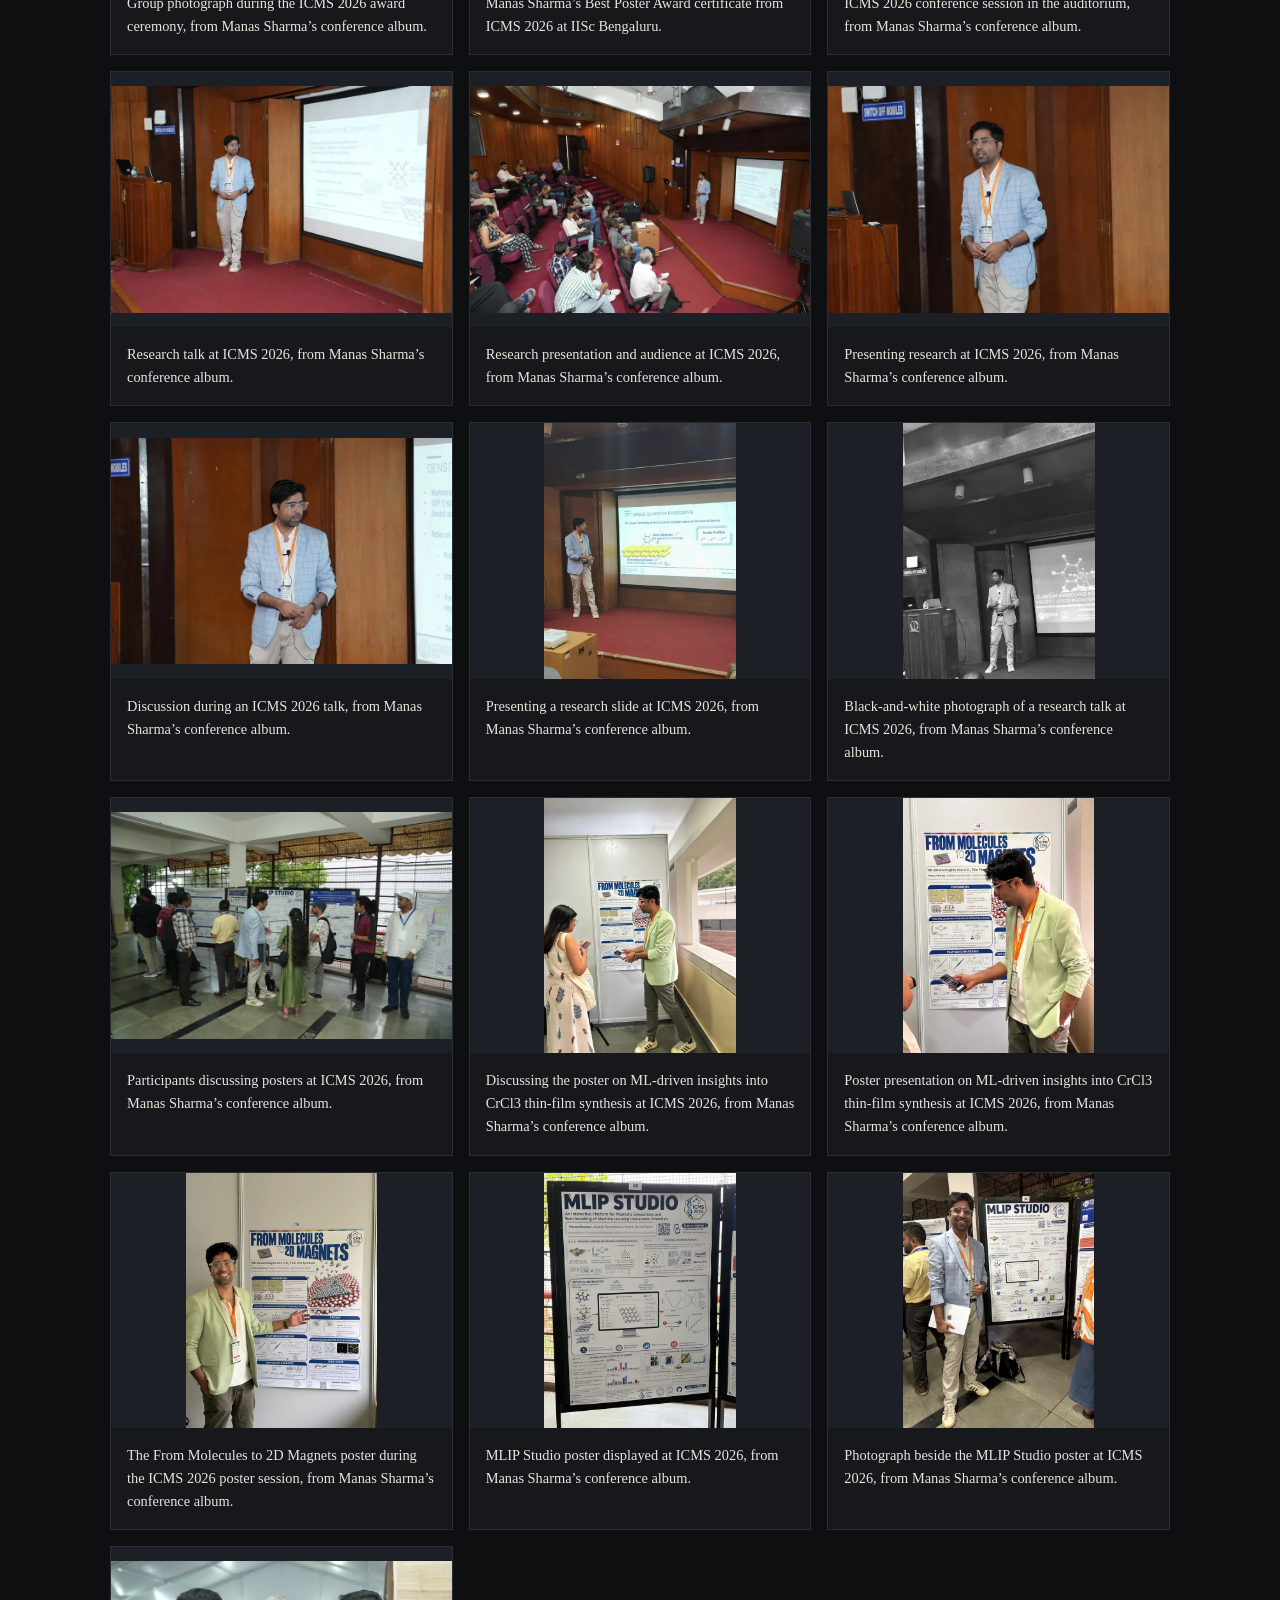
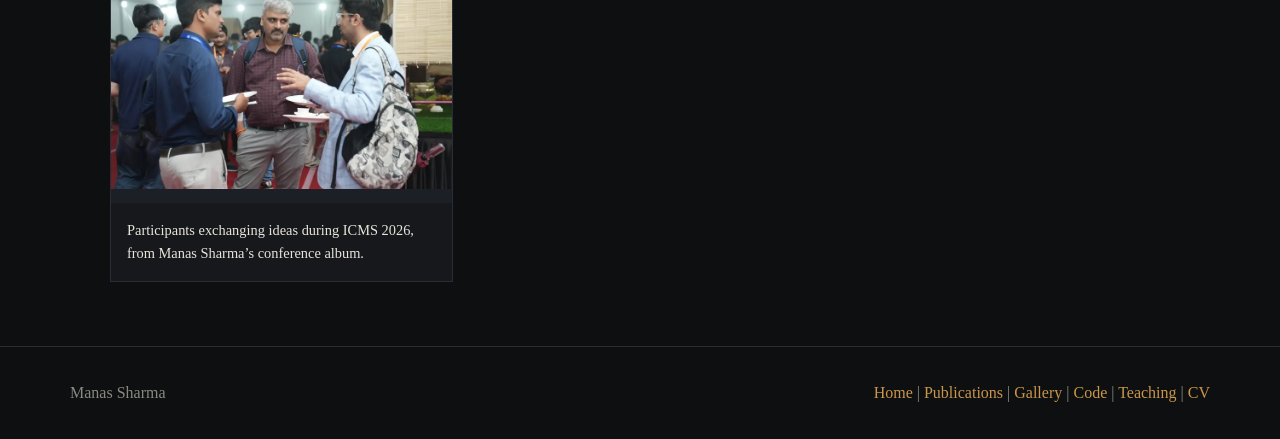
<file: HTML_Website/icms-2026.html>
<!DOCTYPE html>
<html lang="en" data-theme="dark">
<head>
  <meta charset="UTF-8">
  <meta name="viewport" content="width=device-width, initial-scale=1.0">
  <title>Manas Sharma at ICMS 2026 | Posters, Talks &amp; Best Poster Award</title>
  <meta name="description" content="Photos from Manas Sharma’s ICMS 2026 conference: research talks, poster presentations, MLIP Studio, and the Best Poster Award at IISc Bengaluru.">
  <meta name="author" content="Manas Sharma">
  <meta name="robots" content="index, follow, max-image-preview:large">
  <link rel="canonical" href="https://manas.bragitoff.com/icms-2026.html">
  <meta property="og:type" content="website">
  <meta property="og:title" content="Manas Sharma at ICMS 2026 | Posters, Talks &amp; Best Poster Award">
  <meta property="og:description" content="Photos from Manas Sharma’s ICMS 2026 conference: research talks, poster presentations, MLIP Studio, and the Best Poster Award at IISc Bengaluru.">
  <meta property="og:url" content="https://manas.bragitoff.com/icms-2026.html">
  <meta property="og:image" content="https://manas.bragitoff.com/assets/gallery/optimized/icms-2026/mlip-studio-poster-presentation.webp">
  <meta property="og:image:alt" content="Manas Sharma presenting the MLIP Studio poster at ICMS 2026, IISc Bengaluru.">
  <meta name="twitter:card" content="summary_large_image">
  <link rel="stylesheet" href="site.css?v=20260808-3">
  <link rel="stylesheet" href="album.css?v=20261013-1">
  <script type="application/ld+json">{
  "@context": "https://schema.org",
  "@graph": [
    {
      "@type": "Person",
      "@id": "https://manas.bragitoff.com/#manas-sharma",
      "name": "Manas Sharma",
      "url": "https://manas.bragitoff.com/",
      "jobTitle": "Postdoctoral Researcher",
      "sameAs": [
        "https://orcid.org/0000-0002-5346-6280",
        "https://github.com/manassharma07",
        "https://www.linkedin.com/in/manassharma07/",
        "https://scholar.google.com/citations?user=WYOEL94AAAAJ"
      ],
      "affiliation": {
        "@type": "Organization",
        "name": "Indian Institute of Science",
        "url": "https://iisc.ac.in/"
      },
      "image": "https://manas.bragitoff.com/assets/profile/manas-sharma.webp"
    },
    {
      "@type": "ImageGallery",
      "@id": "https://manas.bragitoff.com/icms-2026.html#album",
      "url": "https://manas.bragitoff.com/icms-2026.html",
      "name": "Manas Sharma at ICMS 2026",
      "description": "Photos from Manas Sharma’s ICMS 2026 conference: research talks, poster presentations, MLIP Studio, and the Best Poster Award at IISc Bengaluru.",
      "about": {
        "@id": "https://manas.bragitoff.com/#manas-sharma"
      },
      "primaryImageOfPage": {
        "@id": "https://manas.bragitoff.com/icms-2026.html#image-1"
      },
      "image": [
        {
          "@id": "https://manas.bragitoff.com/icms-2026.html#image-1"
        },
        {
          "@id": "https://manas.bragitoff.com/icms-2026.html#image-2"
        },
        {
          "@id": "https://manas.bragitoff.com/icms-2026.html#image-3"
        },
        {
          "@id": "https://manas.bragitoff.com/icms-2026.html#image-4"
        },
        {
          "@id": "https://manas.bragitoff.com/icms-2026.html#image-5"
        },
        {
          "@id": "https://manas.bragitoff.com/icms-2026.html#image-6"
        },
        {
          "@id": "https://manas.bragitoff.com/icms-2026.html#image-7"
        },
        {
          "@id": "https://manas.bragitoff.com/icms-2026.html#image-8"
        },
        {
          "@id": "https://manas.bragitoff.com/icms-2026.html#image-9"
        },
        {
          "@id": "https://manas.bragitoff.com/icms-2026.html#image-10"
        },
        {
          "@id": "https://manas.bragitoff.com/icms-2026.html#image-11"
        },
        {
          "@id": "https://manas.bragitoff.com/icms-2026.html#image-12"
        },
        {
          "@id": "https://manas.bragitoff.com/icms-2026.html#image-13"
        },
        {
          "@id": "https://manas.bragitoff.com/icms-2026.html#image-14"
        },
        {
          "@id": "https://manas.bragitoff.com/icms-2026.html#image-15"
        },
        {
          "@id": "https://manas.bragitoff.com/icms-2026.html#image-16"
        },
        {
          "@id": "https://manas.bragitoff.com/icms-2026.html#image-17"
        },
        {
          "@id": "https://manas.bragitoff.com/icms-2026.html#image-18"
        },
        {
          "@id": "https://manas.bragitoff.com/icms-2026.html#image-19"
        },
        {
          "@id": "https://manas.bragitoff.com/icms-2026.html#image-20"
        }
      ],
      "hasPart": [
        {
          "@id": "https://manas.bragitoff.com/icms-2026.html#image-1"
        },
        {
          "@id": "https://manas.bragitoff.com/icms-2026.html#image-2"
        },
        {
          "@id": "https://manas.bragitoff.com/icms-2026.html#image-3"
        },
        {
          "@id": "https://manas.bragitoff.com/icms-2026.html#image-4"
        },
        {
          "@id": "https://manas.bragitoff.com/icms-2026.html#image-5"
        },
        {
          "@id": "https://manas.bragitoff.com/icms-2026.html#image-6"
        },
        {
          "@id": "https://manas.bragitoff.com/icms-2026.html#image-7"
        },
        {
          "@id": "https://manas.bragitoff.com/icms-2026.html#image-8"
        },
        {
          "@id": "https://manas.bragitoff.com/icms-2026.html#image-9"
        },
        {
          "@id": "https://manas.bragitoff.com/icms-2026.html#image-10"
        },
        {
          "@id": "https://manas.bragitoff.com/icms-2026.html#image-11"
        },
        {
          "@id": "https://manas.bragitoff.com/icms-2026.html#image-12"
        },
        {
          "@id": "https://manas.bragitoff.com/icms-2026.html#image-13"
        },
        {
          "@id": "https://manas.bragitoff.com/icms-2026.html#image-14"
        },
        {
          "@id": "https://manas.bragitoff.com/icms-2026.html#image-15"
        },
        {
          "@id": "https://manas.bragitoff.com/icms-2026.html#image-16"
        },
        {
          "@id": "https://manas.bragitoff.com/icms-2026.html#image-17"
        },
        {
          "@id": "https://manas.bragitoff.com/icms-2026.html#image-18"
        },
        {
          "@id": "https://manas.bragitoff.com/icms-2026.html#image-19"
        },
        {
          "@id": "https://manas.bragitoff.com/icms-2026.html#image-20"
        }
      ]
    },
    {
      "@type": "ImageObject",
      "@id": "https://manas.bragitoff.com/icms-2026.html#image-1",
      "name": "Manas Sharma presenting the MLIP Studio poster at ICMS 2026, IISc Bengaluru.",
      "caption": "Manas Sharma presenting the MLIP Studio poster at ICMS 2026, IISc Bengaluru.",
      "description": "Manas Sharma presenting the MLIP Studio poster at ICMS 2026, IISc Bengaluru.",
      "contentUrl": "https://manas.bragitoff.com/assets/gallery/optimized/icms-2026/mlip-studio-poster-presentation.webp",
      "thumbnailUrl": "https://manas.bragitoff.com/assets/gallery/optimized/search-previews/manas-sharma-icms-2026-mlip-studio-poster-presentation.webp",
      "width": 1200,
      "height": 1600,
      "encodingFormat": "image/webp",
      "about": {
        "@id": "https://manas.bragitoff.com/#manas-sharma"
      },
      "isPartOf": {
        "@id": "https://manas.bragitoff.com/icms-2026.html#album"
      },
      "keywords": [
        "Manas Sharma",
        "ICMS 2026",
        "conference presentations",
        "IISc Bengaluru"
      ],
      "contentLocation": {
        "@type": "Place",
        "name": "Indian Institute of Science, Bengaluru, India"
      }
    },
    {
      "@type": "ImageObject",
      "@id": "https://manas.bragitoff.com/icms-2026.html#image-2",
      "name": "From Molecules to 2D Magnets: ML-Driven Insights into CrCl3 Thin Film Synthesis, from Manas Sharma’s ICMS 2026 research poster album.",
      "caption": "From Molecules to 2D Magnets: ML-Driven Insights into CrCl3 Thin Film Synthesis, from Manas Sharma’s ICMS 2026 research poster album.",
      "description": "From Molecules to 2D Magnets: ML-Driven Insights into CrCl3 Thin Film Synthesis, from Manas Sharma’s ICMS 2026 research poster album.",
      "contentUrl": "https://manas.bragitoff.com/assets/gallery/optimized/posters/icms-2026-ml-crcl3-thin-film-poster.webp",
      "thumbnailUrl": "https://manas.bragitoff.com/assets/gallery/optimized/search-previews/manas-sharma-icms-2026-icms-2026-ml-crcl3-thin-film-poster.webp",
      "width": 1920,
      "height": 2715,
      "encodingFormat": "image/webp",
      "about": {
        "@id": "https://manas.bragitoff.com/#manas-sharma"
      },
      "isPartOf": {
        "@id": "https://manas.bragitoff.com/icms-2026.html#album"
      },
      "keywords": [
        "Manas Sharma",
        "research posters",
        "computational materials science"
      ]
    },
    {
      "@type": "ImageObject",
      "@id": "https://manas.bragitoff.com/icms-2026.html#image-3",
      "name": "Best Poster Award presentation at ICMS 2026, from Manas Sharma’s conference album.",
      "caption": "Best Poster Award presentation at ICMS 2026, from Manas Sharma’s conference album.",
      "description": "Best Poster Award presentation at ICMS 2026, from Manas Sharma’s conference album.",
      "contentUrl": "https://manas.bragitoff.com/assets/gallery/optimized/icms-2026/best-poster-award-presentation.webp",
      "thumbnailUrl": "https://manas.bragitoff.com/assets/gallery/optimized/search-previews/manas-sharma-icms-2026-best-poster-award-presentation.webp",
      "width": 1600,
      "height": 1200,
      "encodingFormat": "image/webp",
      "about": {
        "@id": "https://manas.bragitoff.com/#manas-sharma"
      },
      "isPartOf": {
        "@id": "https://manas.bragitoff.com/icms-2026.html#album"
      },
      "keywords": [
        "Manas Sharma",
        "ICMS 2026",
        "conference presentations",
        "IISc Bengaluru"
      ],
      "contentLocation": {
        "@type": "Place",
        "name": "Indian Institute of Science, Bengaluru, India"
      }
    },
    {
      "@type": "ImageObject",
      "@id": "https://manas.bragitoff.com/icms-2026.html#image-4",
      "name": "Best Poster Award presentation on stage at ICMS 2026, from Manas Sharma’s conference album.",
      "caption": "Best Poster Award presentation on stage at ICMS 2026, from Manas Sharma’s conference album.",
      "description": "Best Poster Award presentation on stage at ICMS 2026, from Manas Sharma’s conference album.",
      "contentUrl": "https://manas.bragitoff.com/assets/gallery/optimized/icms-2026/best-poster-award-on-stage.webp",
      "thumbnailUrl": "https://manas.bragitoff.com/assets/gallery/optimized/search-previews/manas-sharma-icms-2026-best-poster-award-on-stage.webp",
      "width": 1600,
      "height": 1200,
      "encodingFormat": "image/webp",
      "about": {
        "@id": "https://manas.bragitoff.com/#manas-sharma"
      },
      "isPartOf": {
        "@id": "https://manas.bragitoff.com/icms-2026.html#album"
      },
      "keywords": [
        "Manas Sharma",
        "ICMS 2026",
        "conference presentations",
        "IISc Bengaluru"
      ],
      "contentLocation": {
        "@type": "Place",
        "name": "Indian Institute of Science, Bengaluru, India"
      }
    },
    {
      "@type": "ImageObject",
      "@id": "https://manas.bragitoff.com/icms-2026.html#image-5",
      "name": "Group photograph during the ICMS 2026 award ceremony, from Manas Sharma’s conference album.",
      "caption": "Group photograph during the ICMS 2026 award ceremony, from Manas Sharma’s conference album.",
      "description": "Group photograph during the ICMS 2026 award ceremony, from Manas Sharma’s conference album.",
      "contentUrl": "https://manas.bragitoff.com/assets/gallery/optimized/icms-2026/award-ceremony-group.webp",
      "thumbnailUrl": "https://manas.bragitoff.com/assets/gallery/optimized/search-previews/manas-sharma-icms-2026-award-ceremony-group.webp",
      "width": 1600,
      "height": 1200,
      "encodingFormat": "image/webp",
      "about": {
        "@id": "https://manas.bragitoff.com/#manas-sharma"
      },
      "isPartOf": {
        "@id": "https://manas.bragitoff.com/icms-2026.html#album"
      },
      "keywords": [
        "Manas Sharma",
        "ICMS 2026",
        "conference presentations",
        "IISc Bengaluru"
      ],
      "contentLocation": {
        "@type": "Place",
        "name": "Indian Institute of Science, Bengaluru, India"
      }
    },
    {
      "@type": "ImageObject",
      "@id": "https://manas.bragitoff.com/icms-2026.html#image-6",
      "name": "Manas Sharma’s Best Poster Award certificate from ICMS 2026 at IISc Bengaluru.",
      "caption": "Manas Sharma’s Best Poster Award certificate from ICMS 2026 at IISc Bengaluru.",
      "description": "Manas Sharma’s Best Poster Award certificate from ICMS 2026 at IISc Bengaluru.",
      "contentUrl": "https://manas.bragitoff.com/assets/gallery/optimized/icms-2026/best-poster-certificate.webp",
      "thumbnailUrl": "https://manas.bragitoff.com/assets/gallery/optimized/search-previews/manas-sharma-icms-2026-best-poster-certificate.webp",
      "width": 2048,
      "height": 1536,
      "encodingFormat": "image/webp",
      "about": {
        "@id": "https://manas.bragitoff.com/#manas-sharma"
      },
      "isPartOf": {
        "@id": "https://manas.bragitoff.com/icms-2026.html#album"
      },
      "keywords": [
        "Manas Sharma",
        "ICMS 2026",
        "conference presentations",
        "IISc Bengaluru"
      ],
      "contentLocation": {
        "@type": "Place",
        "name": "Indian Institute of Science, Bengaluru, India"
      }
    },
    {
      "@type": "ImageObject",
      "@id": "https://manas.bragitoff.com/icms-2026.html#image-7",
      "name": "ICMS 2026 conference session in the auditorium, from Manas Sharma’s conference album.",
      "caption": "ICMS 2026 conference session in the auditorium, from Manas Sharma’s conference album.",
      "description": "ICMS 2026 conference session in the auditorium, from Manas Sharma’s conference album.",
      "contentUrl": "https://manas.bragitoff.com/assets/gallery/optimized/icms-2026/conference-auditorium.webp",
      "thumbnailUrl": "https://manas.bragitoff.com/assets/gallery/optimized/search-previews/manas-sharma-icms-2026-conference-auditorium.webp",
      "width": 1600,
      "height": 1200,
      "encodingFormat": "image/webp",
      "about": {
        "@id": "https://manas.bragitoff.com/#manas-sharma"
      },
      "isPartOf": {
        "@id": "https://manas.bragitoff.com/icms-2026.html#album"
      },
      "keywords": [
        "Manas Sharma",
        "ICMS 2026",
        "conference presentations",
        "IISc Bengaluru"
      ],
      "contentLocation": {
        "@type": "Place",
        "name": "Indian Institute of Science, Bengaluru, India"
      }
    },
    {
      "@type": "ImageObject",
      "@id": "https://manas.bragitoff.com/icms-2026.html#image-8",
      "name": "Research talk at ICMS 2026, from Manas Sharma’s conference album.",
      "caption": "Research talk at ICMS 2026, from Manas Sharma’s conference album.",
      "description": "Research talk at ICMS 2026, from Manas Sharma’s conference album.",
      "contentUrl": "https://manas.bragitoff.com/assets/gallery/optimized/icms-2026/research-talk.webp",
      "thumbnailUrl": "https://manas.bragitoff.com/assets/gallery/optimized/search-previews/manas-sharma-icms-2026-research-talk.webp",
      "width": 1600,
      "height": 1067,
      "encodingFormat": "image/webp",
      "about": {
        "@id": "https://manas.bragitoff.com/#manas-sharma"
      },
      "isPartOf": {
        "@id": "https://manas.bragitoff.com/icms-2026.html#album"
      },
      "keywords": [
        "Manas Sharma",
        "ICMS 2026",
        "conference presentations",
        "IISc Bengaluru"
      ],
      "contentLocation": {
        "@type": "Place",
        "name": "Indian Institute of Science, Bengaluru, India"
      }
    },
    {
      "@type": "ImageObject",
      "@id": "https://manas.bragitoff.com/icms-2026.html#image-9",
      "name": "Research presentation and audience at ICMS 2026, from Manas Sharma’s conference album.",
      "caption": "Research presentation and audience at ICMS 2026, from Manas Sharma’s conference album.",
      "description": "Research presentation and audience at ICMS 2026, from Manas Sharma’s conference album.",
      "contentUrl": "https://manas.bragitoff.com/assets/gallery/optimized/icms-2026/talk-audience.webp",
      "thumbnailUrl": "https://manas.bragitoff.com/assets/gallery/optimized/search-previews/manas-sharma-icms-2026-talk-audience.webp",
      "width": 1600,
      "height": 1067,
      "encodingFormat": "image/webp",
      "about": {
        "@id": "https://manas.bragitoff.com/#manas-sharma"
      },
      "isPartOf": {
        "@id": "https://manas.bragitoff.com/icms-2026.html#album"
      },
      "keywords": [
        "Manas Sharma",
        "ICMS 2026",
        "conference presentations",
        "IISc Bengaluru"
      ],
      "contentLocation": {
        "@type": "Place",
        "name": "Indian Institute of Science, Bengaluru, India"
      }
    },
    {
      "@type": "ImageObject",
      "@id": "https://manas.bragitoff.com/icms-2026.html#image-10",
      "name": "Presenting research at ICMS 2026, from Manas Sharma’s conference album.",
      "caption": "Presenting research at ICMS 2026, from Manas Sharma’s conference album.",
      "description": "Presenting research at ICMS 2026, from Manas Sharma’s conference album.",
      "contentUrl": "https://manas.bragitoff.com/assets/gallery/optimized/icms-2026/presenting-research.webp",
      "thumbnailUrl": "https://manas.bragitoff.com/assets/gallery/optimized/search-previews/manas-sharma-icms-2026-presenting-research.webp",
      "width": 1600,
      "height": 1066,
      "encodingFormat": "image/webp",
      "about": {
        "@id": "https://manas.bragitoff.com/#manas-sharma"
      },
      "isPartOf": {
        "@id": "https://manas.bragitoff.com/icms-2026.html#album"
      },
      "keywords": [
        "Manas Sharma",
        "ICMS 2026",
        "conference presentations",
        "IISc Bengaluru"
      ],
      "contentLocation": {
        "@type": "Place",
        "name": "Indian Institute of Science, Bengaluru, India"
      }
    },
    {
      "@type": "ImageObject",
      "@id": "https://manas.bragitoff.com/icms-2026.html#image-11",
      "name": "Discussion during an ICMS 2026 talk, from Manas Sharma’s conference album.",
      "caption": "Discussion during an ICMS 2026 talk, from Manas Sharma’s conference album.",
      "description": "Discussion during an ICMS 2026 talk, from Manas Sharma’s conference album.",
      "contentUrl": "https://manas.bragitoff.com/assets/gallery/optimized/icms-2026/talk-discussion.webp",
      "thumbnailUrl": "https://manas.bragitoff.com/assets/gallery/optimized/search-previews/manas-sharma-icms-2026-talk-discussion.webp",
      "width": 1600,
      "height": 1066,
      "encodingFormat": "image/webp",
      "about": {
        "@id": "https://manas.bragitoff.com/#manas-sharma"
      },
      "isPartOf": {
        "@id": "https://manas.bragitoff.com/icms-2026.html#album"
      },
      "keywords": [
        "Manas Sharma",
        "ICMS 2026",
        "conference presentations",
        "IISc Bengaluru"
      ],
      "contentLocation": {
        "@type": "Place",
        "name": "Indian Institute of Science, Bengaluru, India"
      }
    },
    {
      "@type": "ImageObject",
      "@id": "https://manas.bragitoff.com/icms-2026.html#image-12",
      "name": "Presenting a research slide at ICMS 2026, from Manas Sharma’s conference album.",
      "caption": "Presenting a research slide at ICMS 2026, from Manas Sharma’s conference album.",
      "description": "Presenting a research slide at ICMS 2026, from Manas Sharma’s conference album.",
      "contentUrl": "https://manas.bragitoff.com/assets/gallery/optimized/icms-2026/talk-slide.webp",
      "thumbnailUrl": "https://manas.bragitoff.com/assets/gallery/optimized/search-previews/manas-sharma-icms-2026-talk-slide.webp",
      "width": 1200,
      "height": 1600,
      "encodingFormat": "image/webp",
      "about": {
        "@id": "https://manas.bragitoff.com/#manas-sharma"
      },
      "isPartOf": {
        "@id": "https://manas.bragitoff.com/icms-2026.html#album"
      },
      "keywords": [
        "Manas Sharma",
        "ICMS 2026",
        "conference presentations",
        "IISc Bengaluru"
      ],
      "contentLocation": {
        "@type": "Place",
        "name": "Indian Institute of Science, Bengaluru, India"
      }
    },
    {
      "@type": "ImageObject",
      "@id": "https://manas.bragitoff.com/icms-2026.html#image-13",
      "name": "Black-and-white photograph of a research talk at ICMS 2026, from Manas Sharma’s conference album.",
      "caption": "Black-and-white photograph of a research talk at ICMS 2026, from Manas Sharma’s conference album.",
      "description": "Black-and-white photograph of a research talk at ICMS 2026, from Manas Sharma’s conference album.",
      "contentUrl": "https://manas.bragitoff.com/assets/gallery/optimized/icms-2026/talk-black-and-white.webp",
      "thumbnailUrl": "https://manas.bragitoff.com/assets/gallery/optimized/search-previews/manas-sharma-icms-2026-talk-black-and-white.webp",
      "width": 1202,
      "height": 1600,
      "encodingFormat": "image/webp",
      "about": {
        "@id": "https://manas.bragitoff.com/#manas-sharma"
      },
      "isPartOf": {
        "@id": "https://manas.bragitoff.com/icms-2026.html#album"
      },
      "keywords": [
        "Manas Sharma",
        "ICMS 2026",
        "conference presentations",
        "IISc Bengaluru"
      ],
      "contentLocation": {
        "@type": "Place",
        "name": "Indian Institute of Science, Bengaluru, India"
      }
    },
    {
      "@type": "ImageObject",
      "@id": "https://manas.bragitoff.com/icms-2026.html#image-14",
      "name": "Participants discussing posters at ICMS 2026, from Manas Sharma’s conference album.",
      "caption": "Participants discussing posters at ICMS 2026, from Manas Sharma’s conference album.",
      "description": "Participants discussing posters at ICMS 2026, from Manas Sharma’s conference album.",
      "contentUrl": "https://manas.bragitoff.com/assets/gallery/optimized/icms-2026/poster-session.webp",
      "thumbnailUrl": "https://manas.bragitoff.com/assets/gallery/optimized/search-previews/manas-sharma-icms-2026-poster-session.webp",
      "width": 1600,
      "height": 1067,
      "encodingFormat": "image/webp",
      "about": {
        "@id": "https://manas.bragitoff.com/#manas-sharma"
      },
      "isPartOf": {
        "@id": "https://manas.bragitoff.com/icms-2026.html#album"
      },
      "keywords": [
        "Manas Sharma",
        "ICMS 2026",
        "conference presentations",
        "IISc Bengaluru"
      ],
      "contentLocation": {
        "@type": "Place",
        "name": "Indian Institute of Science, Bengaluru, India"
      }
    },
    {
      "@type": "ImageObject",
      "@id": "https://manas.bragitoff.com/icms-2026.html#image-15",
      "name": "Discussing the poster on ML-driven insights into CrCl3 thin-film synthesis at ICMS 2026, from Manas Sharma’s conference album.",
      "caption": "Discussing the poster on ML-driven insights into CrCl3 thin-film synthesis at ICMS 2026, from Manas Sharma’s conference album.",
      "description": "Discussing the poster on ML-driven insights into CrCl3 thin-film synthesis at ICMS 2026, from Manas Sharma’s conference album.",
      "contentUrl": "https://manas.bragitoff.com/assets/gallery/optimized/icms-2026/crcl3-poster-discussion.webp",
      "thumbnailUrl": "https://manas.bragitoff.com/assets/gallery/optimized/search-previews/manas-sharma-icms-2026-crcl3-poster-discussion.webp",
      "width": 960,
      "height": 1280,
      "encodingFormat": "image/webp",
      "about": {
        "@id": "https://manas.bragitoff.com/#manas-sharma"
      },
      "isPartOf": {
        "@id": "https://manas.bragitoff.com/icms-2026.html#album"
      },
      "keywords": [
        "Manas Sharma",
        "ICMS 2026",
        "conference presentations",
        "IISc Bengaluru"
      ],
      "contentLocation": {
        "@type": "Place",
        "name": "Indian Institute of Science, Bengaluru, India"
      }
    },
    {
      "@type": "ImageObject",
      "@id": "https://manas.bragitoff.com/icms-2026.html#image-16",
      "name": "Poster presentation on ML-driven insights into CrCl3 thin-film synthesis at ICMS 2026, from Manas Sharma’s conference album.",
      "caption": "Poster presentation on ML-driven insights into CrCl3 thin-film synthesis at ICMS 2026, from Manas Sharma’s conference album.",
      "description": "Poster presentation on ML-driven insights into CrCl3 thin-film synthesis at ICMS 2026, from Manas Sharma’s conference album.",
      "contentUrl": "https://manas.bragitoff.com/assets/gallery/optimized/icms-2026/crcl3-poster-presentation.webp",
      "thumbnailUrl": "https://manas.bragitoff.com/assets/gallery/optimized/search-previews/manas-sharma-icms-2026-crcl3-poster-presentation.webp",
      "width": 960,
      "height": 1280,
      "encodingFormat": "image/webp",
      "about": {
        "@id": "https://manas.bragitoff.com/#manas-sharma"
      },
      "isPartOf": {
        "@id": "https://manas.bragitoff.com/icms-2026.html#album"
      },
      "keywords": [
        "Manas Sharma",
        "ICMS 2026",
        "conference presentations",
        "IISc Bengaluru"
      ],
      "contentLocation": {
        "@type": "Place",
        "name": "Indian Institute of Science, Bengaluru, India"
      }
    },
    {
      "@type": "ImageObject",
      "@id": "https://manas.bragitoff.com/icms-2026.html#image-17",
      "name": "The From Molecules to 2D Magnets poster during the ICMS 2026 poster session, from Manas Sharma’s conference album.",
      "caption": "The From Molecules to 2D Magnets poster during the ICMS 2026 poster session, from Manas Sharma’s conference album.",
      "description": "The From Molecules to 2D Magnets poster during the ICMS 2026 poster session, from Manas Sharma’s conference album.",
      "contentUrl": "https://manas.bragitoff.com/assets/gallery/optimized/icms-2026/crcl3-poster-session.webp",
      "thumbnailUrl": "https://manas.bragitoff.com/assets/gallery/optimized/search-previews/manas-sharma-icms-2026-crcl3-poster-session.webp",
      "width": 1200,
      "height": 1600,
      "encodingFormat": "image/webp",
      "about": {
        "@id": "https://manas.bragitoff.com/#manas-sharma"
      },
      "isPartOf": {
        "@id": "https://manas.bragitoff.com/icms-2026.html#album"
      },
      "keywords": [
        "Manas Sharma",
        "ICMS 2026",
        "conference presentations",
        "IISc Bengaluru"
      ],
      "contentLocation": {
        "@type": "Place",
        "name": "Indian Institute of Science, Bengaluru, India"
      }
    },
    {
      "@type": "ImageObject",
      "@id": "https://manas.bragitoff.com/icms-2026.html#image-18",
      "name": "MLIP Studio poster displayed at ICMS 2026, from Manas Sharma’s conference album.",
      "caption": "MLIP Studio poster displayed at ICMS 2026, from Manas Sharma’s conference album.",
      "description": "MLIP Studio poster displayed at ICMS 2026, from Manas Sharma’s conference album.",
      "contentUrl": "https://manas.bragitoff.com/assets/gallery/optimized/icms-2026/mlip-studio-poster.webp",
      "thumbnailUrl": "https://manas.bragitoff.com/assets/gallery/optimized/search-previews/manas-sharma-icms-2026-mlip-studio-poster.webp",
      "width": 1536,
      "height": 2048,
      "encodingFormat": "image/webp",
      "about": {
        "@id": "https://manas.bragitoff.com/#manas-sharma"
      },
      "isPartOf": {
        "@id": "https://manas.bragitoff.com/icms-2026.html#album"
      },
      "keywords": [
        "Manas Sharma",
        "ICMS 2026",
        "conference presentations",
        "IISc Bengaluru"
      ],
      "contentLocation": {
        "@type": "Place",
        "name": "Indian Institute of Science, Bengaluru, India"
      }
    },
    {
      "@type": "ImageObject",
      "@id": "https://manas.bragitoff.com/icms-2026.html#image-19",
      "name": "Photograph beside the MLIP Studio poster at ICMS 2026, from Manas Sharma’s conference album.",
      "caption": "Photograph beside the MLIP Studio poster at ICMS 2026, from Manas Sharma’s conference album.",
      "description": "Photograph beside the MLIP Studio poster at ICMS 2026, from Manas Sharma’s conference album.",
      "contentUrl": "https://manas.bragitoff.com/assets/gallery/optimized/icms-2026/with-mlip-studio-poster.webp",
      "thumbnailUrl": "https://manas.bragitoff.com/assets/gallery/optimized/search-previews/manas-sharma-icms-2026-with-mlip-studio-poster.webp",
      "width": 1200,
      "height": 1600,
      "encodingFormat": "image/webp",
      "about": {
        "@id": "https://manas.bragitoff.com/#manas-sharma"
      },
      "isPartOf": {
        "@id": "https://manas.bragitoff.com/icms-2026.html#album"
      },
      "keywords": [
        "Manas Sharma",
        "ICMS 2026",
        "conference presentations",
        "IISc Bengaluru"
      ],
      "contentLocation": {
        "@type": "Place",
        "name": "Indian Institute of Science, Bengaluru, India"
      }
    },
    {
      "@type": "ImageObject",
      "@id": "https://manas.bragitoff.com/icms-2026.html#image-20",
      "name": "Participants exchanging ideas during ICMS 2026, from Manas Sharma’s conference album.",
      "caption": "Participants exchanging ideas during ICMS 2026, from Manas Sharma’s conference album.",
      "description": "Participants exchanging ideas during ICMS 2026, from Manas Sharma’s conference album.",
      "contentUrl": "https://manas.bragitoff.com/assets/gallery/optimized/icms-2026/conference-discussion.webp",
      "thumbnailUrl": "https://manas.bragitoff.com/assets/gallery/optimized/search-previews/manas-sharma-icms-2026-conference-discussion.webp",
      "width": 1600,
      "height": 1067,
      "encodingFormat": "image/webp",
      "about": {
        "@id": "https://manas.bragitoff.com/#manas-sharma"
      },
      "isPartOf": {
        "@id": "https://manas.bragitoff.com/icms-2026.html#album"
      },
      "keywords": [
        "Manas Sharma",
        "ICMS 2026",
        "conference presentations",
        "IISc Bengaluru"
      ],
      "contentLocation": {
        "@type": "Place",
        "name": "Indian Institute of Science, Bengaluru, India"
      }
    }
  ]
}</script>
</head>
<body>
  <a class="skip-link" href="#main">Skip to content</a>
  <nav class="site-nav" aria-label="Primary navigation">
    <div class="nav-inner">
      <a class="brand" href="index.html">Manas <span>Sharma</span></a>
      <button class="nav-menu-toggle" type="button" aria-expanded="false" aria-controls="primary-menu">Menu</button>
      <ul class="nav-links" id="primary-menu">
        <li><a href="index.html">Home</a></li>
        <li><a href="publications.html">Publications</a></li>
        <li class="nav-dropdown">
          <details>
            <summary class="active">Gallery</summary>
            <ul class="nav-dropdown-menu">
              <li><a href="gallery.html">Gallery overview</a></li>
              <li><a href="gallery.html#covers-title">Covers</a></li>
              <li><a href="gallery.html#tocs-title">TOC Graphics</a></li>
              <li><a href="gallery.html#research-visuals-title">Research Visuals</a></li>
              <li><a href="gallery.html#event-albums-title">Event Albums</a></li>
              <li><a href="gallery.html#recorded-talks-title">Recorded Talks</a></li>
              <li><a href="gallery.html#media-coverage">Media Coverage</a></li>
            </ul>
          </details>
        </li>
        <li><a href="software.html">Code</a></li>
        <li><a href="teaching.html">Teaching</a></li>
        <li class="nav-dropdown">
          <details>
            <summary>CV</summary>
            <ul class="nav-dropdown-menu">
              <li><a href="cv.html">CV overview</a></li>
              <li><a href="cv.html#profile-title">Research</a></li>
              <li><a href="cv.html#experience-title">Experience</a></li>
              <li><a href="cv.html#education-title">Education</a></li>
              <li><a href="cv.html#code-title">Software</a></li>
              <li><a href="cv.html#awards-title">Awards</a></li>
              <li><a href="cv.html#conferences-title">Conferences</a></li>
              <li><a href="cv.html#skills-title">Skills</a></li>
              <li><a href="cv.html#profiles-title">Links</a></li>
            </ul>
          </details>
        </li>
        <li><a href="index.html#contact">Contact</a></li>
        <li><button class="theme-toggle" type="button" data-theme-toggle onclick="toggleTheme()">Light</button></li>
      </ul>
    </div>
  </nav>
  <main id="main" class="page-wrap">
    <section class="hero compact photo-album-hero" aria-labelledby="album-title">
      <div>
        <p class="eyebrow">Conference album · IISc Bengaluru · 4–8 October 2026</p>
        <h1 id="album-title">Manas Sharma at ICMS 2026</h1>
        <div class="lede"><p>Manas Sharma presented a talk and a poster at the International Conference on Molecular Simulation (ICMS) 2026 at the Indian Institute of Science, Bengaluru, held 4–8 October 2026. He received the Best Poster Award.</p><p>This album brings together conference talks, poster discussions, the award presentation and certificate, and photographs of the CrCl<sub>3</sub> thin-film synthesis and MLIP Studio posters.</p></div>
        <div class="button-row"><a class="btn" href="gallery.html#event-albums-title">Gallery</a><a class="btn" href="turbomole-oxford-2024.html">TURBOMOLE 2024</a><a class="btn" href="research-posters.html">Research posters</a><a class="btn" href="software.html#research-code-title">Software development</a></div>
      </div>
      <figure class="album-featured-photo">
        <a href="assets/gallery/optimized/icms-2026/mlip-studio-poster-presentation.webp" data-lightbox="assets/gallery/optimized/icms-2026/mlip-studio-poster-presentation.webp" data-lightbox-group="icms-2026" data-caption="Manas Sharma presenting the MLIP Studio poster at ICMS 2026, IISc Bengaluru."><img src="assets/gallery/optimized/icms-2026/mlip-studio-poster-presentation.webp" srcset="assets/gallery/optimized/search-previews/manas-sharma-icms-2026-mlip-studio-poster-presentation.webp 600w, assets/gallery/optimized/icms-2026/mlip-studio-poster-presentation.webp 1200w" sizes="(max-width: 640px) 92vw, (max-width: 920px) 45vw, 360px" width="1200" height="1600" alt="Manas Sharma presenting the MLIP Studio poster at ICMS 2026, IISc Bengaluru." loading="eager" decoding="async" fetchpriority="high"></a>
        <figcaption>Manas Sharma presenting the MLIP Studio poster at ICMS 2026, IISc Bengaluru.</figcaption>
      </figure>
    </section>
    <section class="section" aria-labelledby="album-photos-title">
      <div class="section-head">
        <div><p class="eyebrow">Photographs and research</p><h2 id="album-photos-title">ICMS 2026 conference photos</h2></div>
        <p>Select an image to open the viewer. Use the arrows or keyboard to browse.</p>
      </div>
      <div class="album-photo-grid">
      <figure class="album-photo">
        <a href="assets/gallery/optimized/posters/icms-2026-ml-crcl3-thin-film-poster.webp" data-lightbox="assets/gallery/optimized/posters/icms-2026-ml-crcl3-thin-film-poster.webp" data-lightbox-group="icms-2026" data-caption="From Molecules to 2D Magnets: ML-Driven Insights into CrCl3 Thin Film Synthesis, from Manas Sharma’s ICMS 2026 research poster album."><img src="assets/gallery/optimized/posters/icms-2026-ml-crcl3-thin-film-poster.webp" srcset="assets/gallery/optimized/search-previews/manas-sharma-icms-2026-icms-2026-ml-crcl3-thin-film-poster.webp 566w, assets/gallery/optimized/posters/icms-2026-ml-crcl3-thin-film-poster.webp 1920w" sizes="(max-width: 640px) 92vw, (max-width: 920px) 45vw, 360px" width="1920" height="2715" alt="From Molecules to 2D Magnets: ML-Driven Insights into CrCl3 Thin Film Synthesis, from Manas Sharma’s ICMS 2026 research poster album." loading="lazy" decoding="async"></a>
        <figcaption>From Molecules to 2D Magnets: ML-Driven Insights into CrCl3 Thin Film Synthesis, from Manas Sharma’s ICMS 2026 research poster album.</figcaption>
      </figure>
      <figure class="album-photo">
        <a href="assets/gallery/optimized/icms-2026/best-poster-award-presentation.webp" data-lightbox="assets/gallery/optimized/icms-2026/best-poster-award-presentation.webp" data-lightbox-group="icms-2026" data-caption="Best Poster Award presentation at ICMS 2026, from Manas Sharma’s conference album."><img src="assets/gallery/optimized/icms-2026/best-poster-award-presentation.webp" srcset="assets/gallery/optimized/search-previews/manas-sharma-icms-2026-best-poster-award-presentation.webp 800w, assets/gallery/optimized/icms-2026/best-poster-award-presentation.webp 1600w" sizes="(max-width: 640px) 92vw, (max-width: 920px) 45vw, 360px" width="1600" height="1200" alt="Best Poster Award presentation at ICMS 2026, from Manas Sharma’s conference album." loading="lazy" decoding="async"></a>
        <figcaption>Best Poster Award presentation at ICMS 2026, from Manas Sharma’s conference album.</figcaption>
      </figure>
      <figure class="album-photo">
        <a href="assets/gallery/optimized/icms-2026/best-poster-award-on-stage.webp" data-lightbox="assets/gallery/optimized/icms-2026/best-poster-award-on-stage.webp" data-lightbox-group="icms-2026" data-caption="Best Poster Award presentation on stage at ICMS 2026, from Manas Sharma’s conference album."><img src="assets/gallery/optimized/icms-2026/best-poster-award-on-stage.webp" srcset="assets/gallery/optimized/search-previews/manas-sharma-icms-2026-best-poster-award-on-stage.webp 800w, assets/gallery/optimized/icms-2026/best-poster-award-on-stage.webp 1600w" sizes="(max-width: 640px) 92vw, (max-width: 920px) 45vw, 360px" width="1600" height="1200" alt="Best Poster Award presentation on stage at ICMS 2026, from Manas Sharma’s conference album." loading="lazy" decoding="async"></a>
        <figcaption>Best Poster Award presentation on stage at ICMS 2026, from Manas Sharma’s conference album.</figcaption>
      </figure>
      <figure class="album-photo">
        <a href="assets/gallery/optimized/icms-2026/award-ceremony-group.webp" data-lightbox="assets/gallery/optimized/icms-2026/award-ceremony-group.webp" data-lightbox-group="icms-2026" data-caption="Group photograph during the ICMS 2026 award ceremony, from Manas Sharma’s conference album."><img src="assets/gallery/optimized/icms-2026/award-ceremony-group.webp" srcset="assets/gallery/optimized/search-previews/manas-sharma-icms-2026-award-ceremony-group.webp 800w, assets/gallery/optimized/icms-2026/award-ceremony-group.webp 1600w" sizes="(max-width: 640px) 92vw, (max-width: 920px) 45vw, 360px" width="1600" height="1200" alt="Group photograph during the ICMS 2026 award ceremony, from Manas Sharma’s conference album." loading="lazy" decoding="async"></a>
        <figcaption>Group photograph during the ICMS 2026 award ceremony, from Manas Sharma’s conference album.</figcaption>
      </figure>
      <figure class="album-photo">
        <a href="assets/gallery/optimized/icms-2026/best-poster-certificate.webp" data-lightbox="assets/gallery/optimized/icms-2026/best-poster-certificate.webp" data-lightbox-group="icms-2026" data-caption="Manas Sharma’s Best Poster Award certificate from ICMS 2026 at IISc Bengaluru."><img src="assets/gallery/optimized/icms-2026/best-poster-certificate.webp" srcset="assets/gallery/optimized/search-previews/manas-sharma-icms-2026-best-poster-certificate.webp 800w, assets/gallery/optimized/icms-2026/best-poster-certificate.webp 2048w" sizes="(max-width: 640px) 92vw, (max-width: 920px) 45vw, 360px" width="2048" height="1536" alt="Manas Sharma’s Best Poster Award certificate from ICMS 2026 at IISc Bengaluru." loading="lazy" decoding="async"></a>
        <figcaption>Manas Sharma’s Best Poster Award certificate from ICMS 2026 at IISc Bengaluru.</figcaption>
      </figure>
      <figure class="album-photo">
        <a href="assets/gallery/optimized/icms-2026/conference-auditorium.webp" data-lightbox="assets/gallery/optimized/icms-2026/conference-auditorium.webp" data-lightbox-group="icms-2026" data-caption="ICMS 2026 conference session in the auditorium, from Manas Sharma’s conference album."><img src="assets/gallery/optimized/icms-2026/conference-auditorium.webp" srcset="assets/gallery/optimized/search-previews/manas-sharma-icms-2026-conference-auditorium.webp 800w, assets/gallery/optimized/icms-2026/conference-auditorium.webp 1600w" sizes="(max-width: 640px) 92vw, (max-width: 920px) 45vw, 360px" width="1600" height="1200" alt="ICMS 2026 conference session in the auditorium, from Manas Sharma’s conference album." loading="lazy" decoding="async"></a>
        <figcaption>ICMS 2026 conference session in the auditorium, from Manas Sharma’s conference album.</figcaption>
      </figure>
      <figure class="album-photo">
        <a href="assets/gallery/optimized/icms-2026/research-talk.webp" data-lightbox="assets/gallery/optimized/icms-2026/research-talk.webp" data-lightbox-group="icms-2026" data-caption="Research talk at ICMS 2026, from Manas Sharma’s conference album."><img src="assets/gallery/optimized/icms-2026/research-talk.webp" srcset="assets/gallery/optimized/search-previews/manas-sharma-icms-2026-research-talk.webp 800w, assets/gallery/optimized/icms-2026/research-talk.webp 1600w" sizes="(max-width: 640px) 92vw, (max-width: 920px) 45vw, 360px" width="1600" height="1067" alt="Research talk at ICMS 2026, from Manas Sharma’s conference album." loading="lazy" decoding="async"></a>
        <figcaption>Research talk at ICMS 2026, from Manas Sharma’s conference album.</figcaption>
      </figure>
      <figure class="album-photo">
        <a href="assets/gallery/optimized/icms-2026/talk-audience.webp" data-lightbox="assets/gallery/optimized/icms-2026/talk-audience.webp" data-lightbox-group="icms-2026" data-caption="Research presentation and audience at ICMS 2026, from Manas Sharma’s conference album."><img src="assets/gallery/optimized/icms-2026/talk-audience.webp" srcset="assets/gallery/optimized/search-previews/manas-sharma-icms-2026-talk-audience.webp 800w, assets/gallery/optimized/icms-2026/talk-audience.webp 1600w" sizes="(max-width: 640px) 92vw, (max-width: 920px) 45vw, 360px" width="1600" height="1067" alt="Research presentation and audience at ICMS 2026, from Manas Sharma’s conference album." loading="lazy" decoding="async"></a>
        <figcaption>Research presentation and audience at ICMS 2026, from Manas Sharma’s conference album.</figcaption>
      </figure>
      <figure class="album-photo">
        <a href="assets/gallery/optimized/icms-2026/presenting-research.webp" data-lightbox="assets/gallery/optimized/icms-2026/presenting-research.webp" data-lightbox-group="icms-2026" data-caption="Presenting research at ICMS 2026, from Manas Sharma’s conference album."><img src="assets/gallery/optimized/icms-2026/presenting-research.webp" srcset="assets/gallery/optimized/search-previews/manas-sharma-icms-2026-presenting-research.webp 800w, assets/gallery/optimized/icms-2026/presenting-research.webp 1600w" sizes="(max-width: 640px) 92vw, (max-width: 920px) 45vw, 360px" width="1600" height="1066" alt="Presenting research at ICMS 2026, from Manas Sharma’s conference album." loading="lazy" decoding="async"></a>
        <figcaption>Presenting research at ICMS 2026, from Manas Sharma’s conference album.</figcaption>
      </figure>
      <figure class="album-photo">
        <a href="assets/gallery/optimized/icms-2026/talk-discussion.webp" data-lightbox="assets/gallery/optimized/icms-2026/talk-discussion.webp" data-lightbox-group="icms-2026" data-caption="Discussion during an ICMS 2026 talk, from Manas Sharma’s conference album."><img src="assets/gallery/optimized/icms-2026/talk-discussion.webp" srcset="assets/gallery/optimized/search-previews/manas-sharma-icms-2026-talk-discussion.webp 800w, assets/gallery/optimized/icms-2026/talk-discussion.webp 1600w" sizes="(max-width: 640px) 92vw, (max-width: 920px) 45vw, 360px" width="1600" height="1066" alt="Discussion during an ICMS 2026 talk, from Manas Sharma’s conference album." loading="lazy" decoding="async"></a>
        <figcaption>Discussion during an ICMS 2026 talk, from Manas Sharma’s conference album.</figcaption>
      </figure>
      <figure class="album-photo">
        <a href="assets/gallery/optimized/icms-2026/talk-slide.webp" data-lightbox="assets/gallery/optimized/icms-2026/talk-slide.webp" data-lightbox-group="icms-2026" data-caption="Presenting a research slide at ICMS 2026, from Manas Sharma’s conference album."><img src="assets/gallery/optimized/icms-2026/talk-slide.webp" srcset="assets/gallery/optimized/search-previews/manas-sharma-icms-2026-talk-slide.webp 600w, assets/gallery/optimized/icms-2026/talk-slide.webp 1200w" sizes="(max-width: 640px) 92vw, (max-width: 920px) 45vw, 360px" width="1200" height="1600" alt="Presenting a research slide at ICMS 2026, from Manas Sharma’s conference album." loading="lazy" decoding="async"></a>
        <figcaption>Presenting a research slide at ICMS 2026, from Manas Sharma’s conference album.</figcaption>
      </figure>
      <figure class="album-photo">
        <a href="assets/gallery/optimized/icms-2026/talk-black-and-white.webp" data-lightbox="assets/gallery/optimized/icms-2026/talk-black-and-white.webp" data-lightbox-group="icms-2026" data-caption="Black-and-white photograph of a research talk at ICMS 2026, from Manas Sharma’s conference album."><img src="assets/gallery/optimized/icms-2026/talk-black-and-white.webp" srcset="assets/gallery/optimized/search-previews/manas-sharma-icms-2026-talk-black-and-white.webp 601w, assets/gallery/optimized/icms-2026/talk-black-and-white.webp 1202w" sizes="(max-width: 640px) 92vw, (max-width: 920px) 45vw, 360px" width="1202" height="1600" alt="Black-and-white photograph of a research talk at ICMS 2026, from Manas Sharma’s conference album." loading="lazy" decoding="async"></a>
        <figcaption>Black-and-white photograph of a research talk at ICMS 2026, from Manas Sharma’s conference album.</figcaption>
      </figure>
      <figure class="album-photo">
        <a href="assets/gallery/optimized/icms-2026/poster-session.webp" data-lightbox="assets/gallery/optimized/icms-2026/poster-session.webp" data-lightbox-group="icms-2026" data-caption="Participants discussing posters at ICMS 2026, from Manas Sharma’s conference album."><img src="assets/gallery/optimized/icms-2026/poster-session.webp" srcset="assets/gallery/optimized/search-previews/manas-sharma-icms-2026-poster-session.webp 800w, assets/gallery/optimized/icms-2026/poster-session.webp 1600w" sizes="(max-width: 640px) 92vw, (max-width: 920px) 45vw, 360px" width="1600" height="1067" alt="Participants discussing posters at ICMS 2026, from Manas Sharma’s conference album." loading="lazy" decoding="async"></a>
        <figcaption>Participants discussing posters at ICMS 2026, from Manas Sharma’s conference album.</figcaption>
      </figure>
      <figure class="album-photo">
        <a href="assets/gallery/optimized/icms-2026/crcl3-poster-discussion.webp" data-lightbox="assets/gallery/optimized/icms-2026/crcl3-poster-discussion.webp" data-lightbox-group="icms-2026" data-caption="Discussing the poster on ML-driven insights into CrCl3 thin-film synthesis at ICMS 2026, from Manas Sharma’s conference album."><img src="assets/gallery/optimized/icms-2026/crcl3-poster-discussion.webp" srcset="assets/gallery/optimized/search-previews/manas-sharma-icms-2026-crcl3-poster-discussion.webp 600w, assets/gallery/optimized/icms-2026/crcl3-poster-discussion.webp 960w" sizes="(max-width: 640px) 92vw, (max-width: 920px) 45vw, 360px" width="960" height="1280" alt="Discussing the poster on ML-driven insights into CrCl3 thin-film synthesis at ICMS 2026, from Manas Sharma’s conference album." loading="lazy" decoding="async"></a>
        <figcaption>Discussing the poster on ML-driven insights into CrCl3 thin-film synthesis at ICMS 2026, from Manas Sharma’s conference album.</figcaption>
      </figure>
      <figure class="album-photo">
        <a href="assets/gallery/optimized/icms-2026/crcl3-poster-presentation.webp" data-lightbox="assets/gallery/optimized/icms-2026/crcl3-poster-presentation.webp" data-lightbox-group="icms-2026" data-caption="Poster presentation on ML-driven insights into CrCl3 thin-film synthesis at ICMS 2026, from Manas Sharma’s conference album."><img src="assets/gallery/optimized/icms-2026/crcl3-poster-presentation.webp" srcset="assets/gallery/optimized/search-previews/manas-sharma-icms-2026-crcl3-poster-presentation.webp 600w, assets/gallery/optimized/icms-2026/crcl3-poster-presentation.webp 960w" sizes="(max-width: 640px) 92vw, (max-width: 920px) 45vw, 360px" width="960" height="1280" alt="Poster presentation on ML-driven insights into CrCl3 thin-film synthesis at ICMS 2026, from Manas Sharma’s conference album." loading="lazy" decoding="async"></a>
        <figcaption>Poster presentation on ML-driven insights into CrCl3 thin-film synthesis at ICMS 2026, from Manas Sharma’s conference album.</figcaption>
      </figure>
      <figure class="album-photo">
        <a href="assets/gallery/optimized/icms-2026/crcl3-poster-session.webp" data-lightbox="assets/gallery/optimized/icms-2026/crcl3-poster-session.webp" data-lightbox-group="icms-2026" data-caption="The From Molecules to 2D Magnets poster during the ICMS 2026 poster session, from Manas Sharma’s conference album."><img src="assets/gallery/optimized/icms-2026/crcl3-poster-session.webp" srcset="assets/gallery/optimized/search-previews/manas-sharma-icms-2026-crcl3-poster-session.webp 600w, assets/gallery/optimized/icms-2026/crcl3-poster-session.webp 1200w" sizes="(max-width: 640px) 92vw, (max-width: 920px) 45vw, 360px" width="1200" height="1600" alt="The From Molecules to 2D Magnets poster during the ICMS 2026 poster session, from Manas Sharma’s conference album." loading="lazy" decoding="async"></a>
        <figcaption>The From Molecules to 2D Magnets poster during the ICMS 2026 poster session, from Manas Sharma’s conference album.</figcaption>
      </figure>
      <figure class="album-photo">
        <a href="assets/gallery/optimized/icms-2026/mlip-studio-poster.webp" data-lightbox="assets/gallery/optimized/icms-2026/mlip-studio-poster.webp" data-lightbox-group="icms-2026" data-caption="MLIP Studio poster displayed at ICMS 2026, from Manas Sharma’s conference album."><img src="assets/gallery/optimized/icms-2026/mlip-studio-poster.webp" srcset="assets/gallery/optimized/search-previews/manas-sharma-icms-2026-mlip-studio-poster.webp 600w, assets/gallery/optimized/icms-2026/mlip-studio-poster.webp 1536w" sizes="(max-width: 640px) 92vw, (max-width: 920px) 45vw, 360px" width="1536" height="2048" alt="MLIP Studio poster displayed at ICMS 2026, from Manas Sharma’s conference album." loading="lazy" decoding="async"></a>
        <figcaption>MLIP Studio poster displayed at ICMS 2026, from Manas Sharma’s conference album.</figcaption>
      </figure>
      <figure class="album-photo">
        <a href="assets/gallery/optimized/icms-2026/with-mlip-studio-poster.webp" data-lightbox="assets/gallery/optimized/icms-2026/with-mlip-studio-poster.webp" data-lightbox-group="icms-2026" data-caption="Photograph beside the MLIP Studio poster at ICMS 2026, from Manas Sharma’s conference album."><img src="assets/gallery/optimized/icms-2026/with-mlip-studio-poster.webp" srcset="assets/gallery/optimized/search-previews/manas-sharma-icms-2026-with-mlip-studio-poster.webp 600w, assets/gallery/optimized/icms-2026/with-mlip-studio-poster.webp 1200w" sizes="(max-width: 640px) 92vw, (max-width: 920px) 45vw, 360px" width="1200" height="1600" alt="Photograph beside the MLIP Studio poster at ICMS 2026, from Manas Sharma’s conference album." loading="lazy" decoding="async"></a>
        <figcaption>Photograph beside the MLIP Studio poster at ICMS 2026, from Manas Sharma’s conference album.</figcaption>
      </figure>
      <figure class="album-photo">
        <a href="assets/gallery/optimized/icms-2026/conference-discussion.webp" data-lightbox="assets/gallery/optimized/icms-2026/conference-discussion.webp" data-lightbox-group="icms-2026" data-caption="Participants exchanging ideas during ICMS 2026, from Manas Sharma’s conference album."><img src="assets/gallery/optimized/icms-2026/conference-discussion.webp" srcset="assets/gallery/optimized/search-previews/manas-sharma-icms-2026-conference-discussion.webp 800w, assets/gallery/optimized/icms-2026/conference-discussion.webp 1600w" sizes="(max-width: 640px) 92vw, (max-width: 920px) 45vw, 360px" width="1600" height="1067" alt="Participants exchanging ideas during ICMS 2026, from Manas Sharma’s conference album." loading="lazy" decoding="async"></a>
        <figcaption>Participants exchanging ideas during ICMS 2026, from Manas Sharma’s conference album.</figcaption>
      </figure>
      </div>
    </section>
  </main>
  <footer class="footer">
    <div class="footer-inner">
      <span>Manas Sharma</span>
      <span><a href="index.html">Home</a> | <a href="publications.html">Publications</a> | <a href="gallery.html">Gallery</a> | <a href="software.html">Code</a> | <a href="teaching.html">Teaching</a> | <a href="cv.html">CV</a></span>
    </div>
  </footer>
  <script src="site.js?v=20260808-1" defer></script>
</body>
</html>
</file>
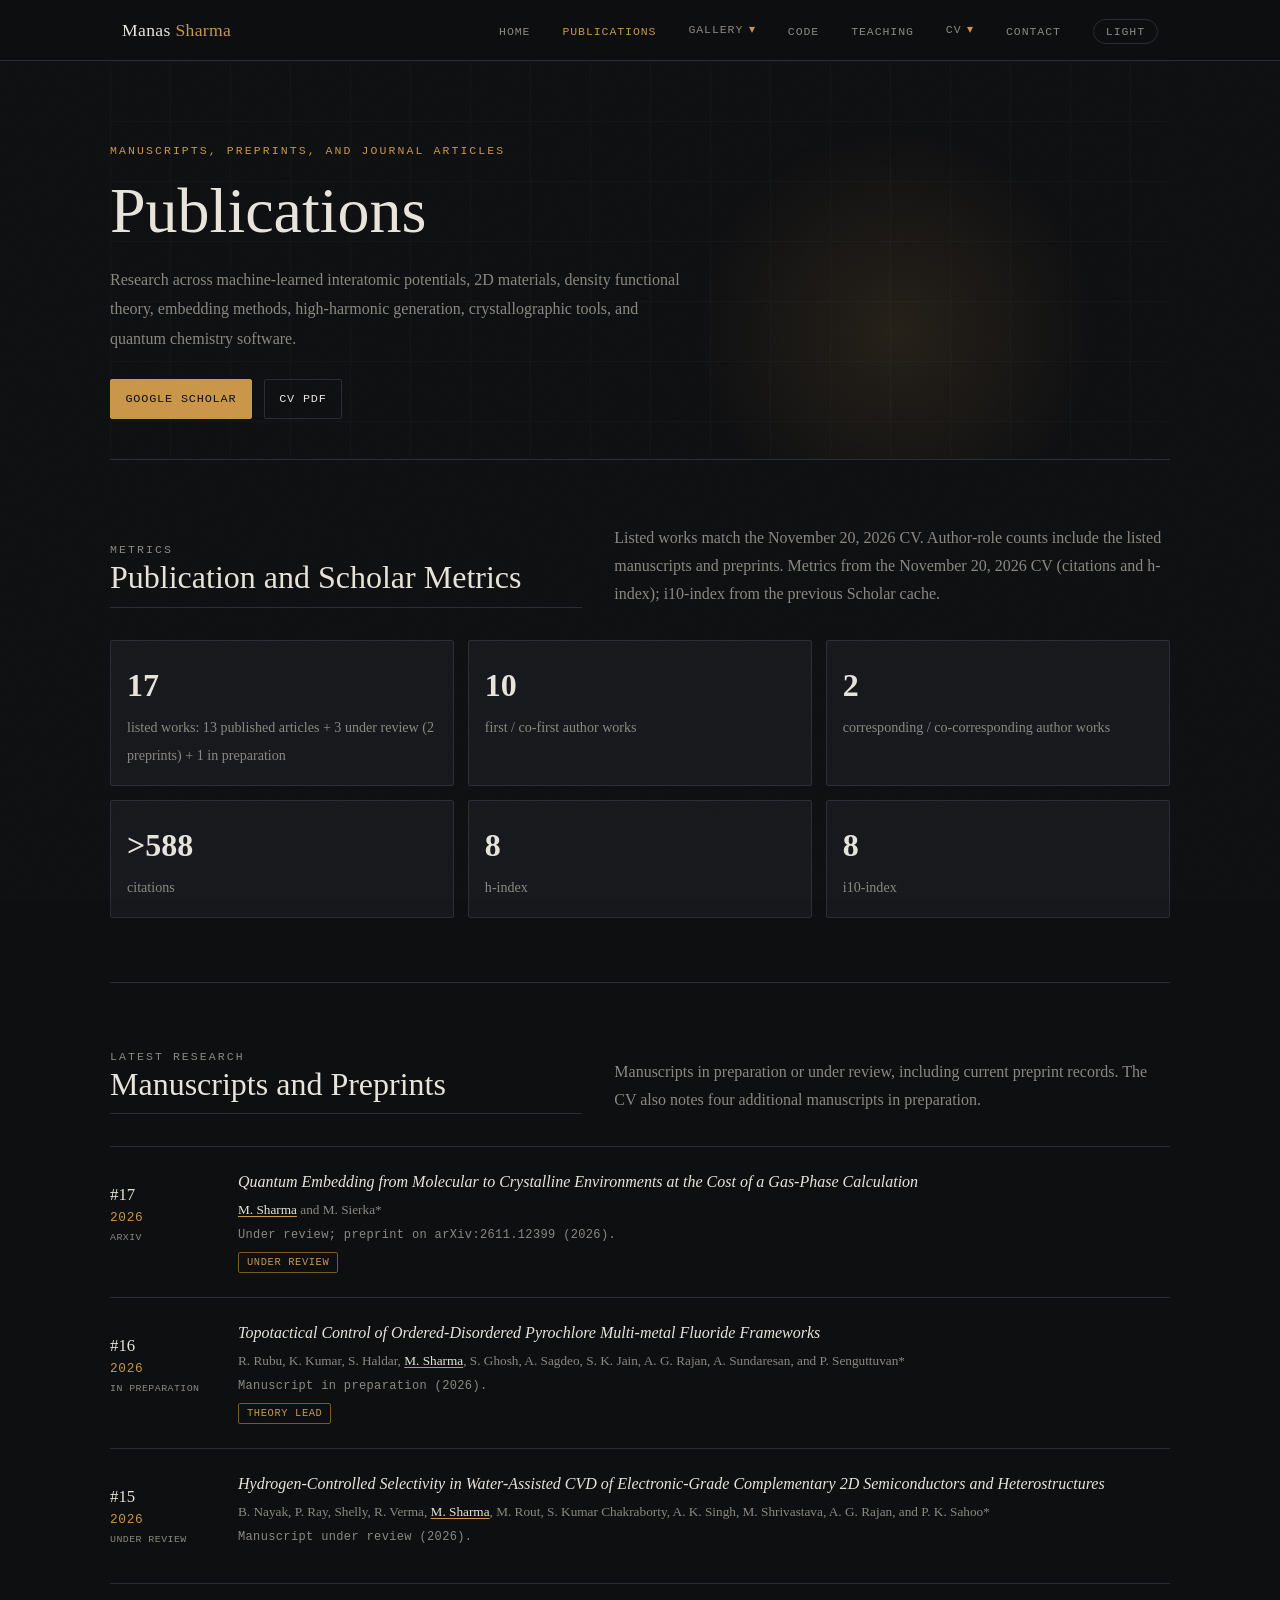
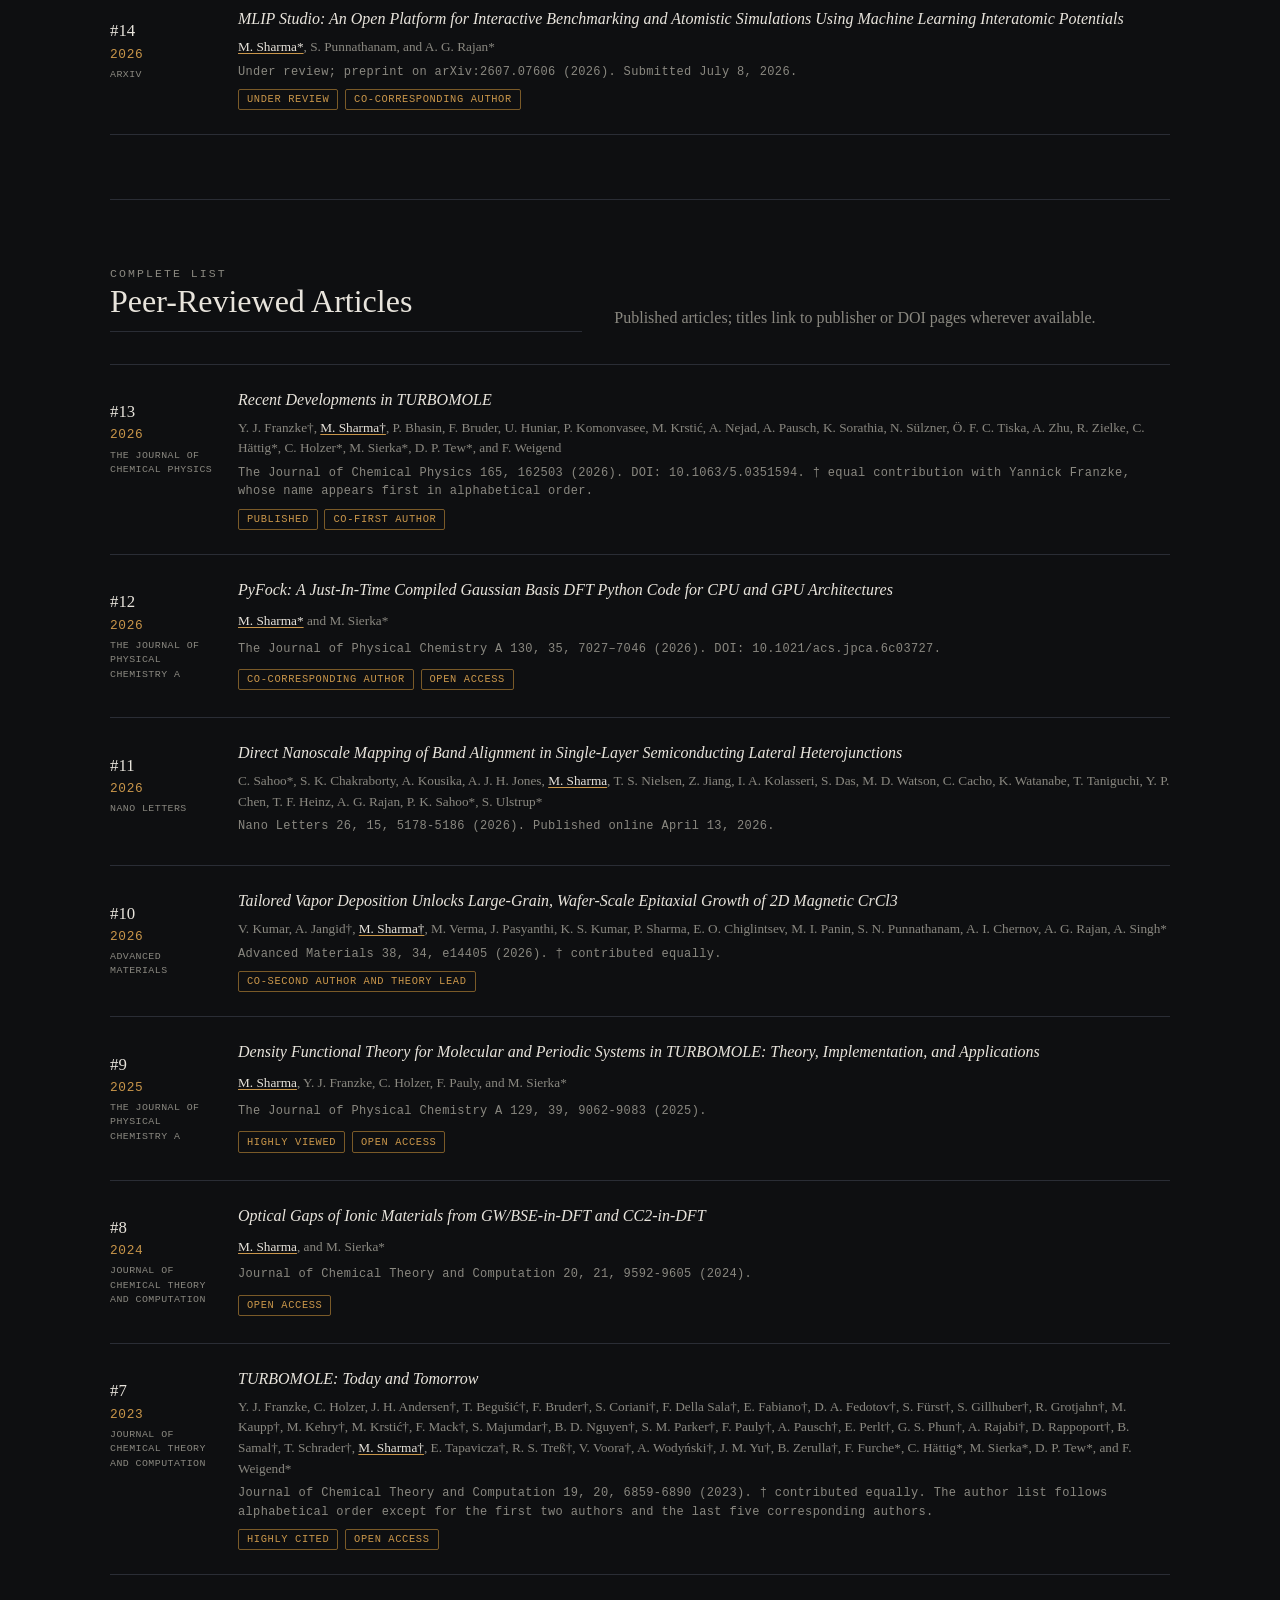
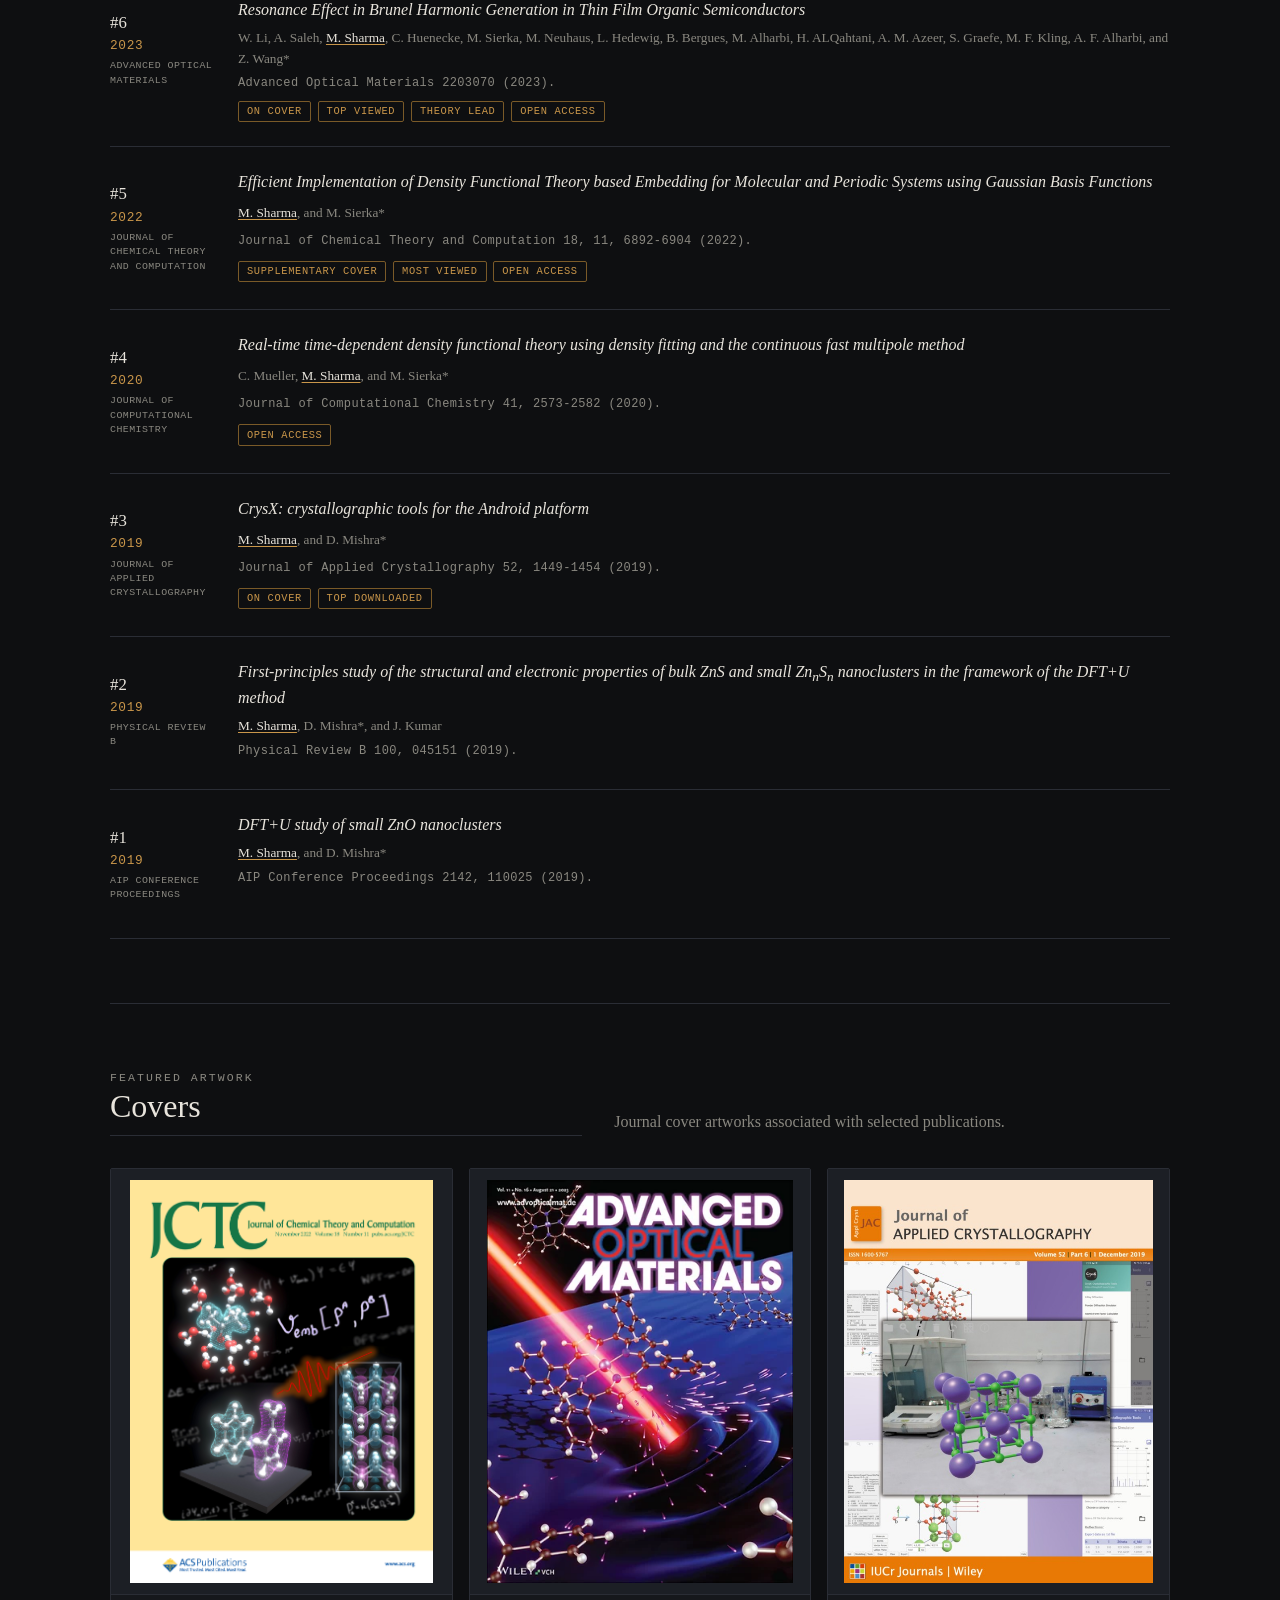
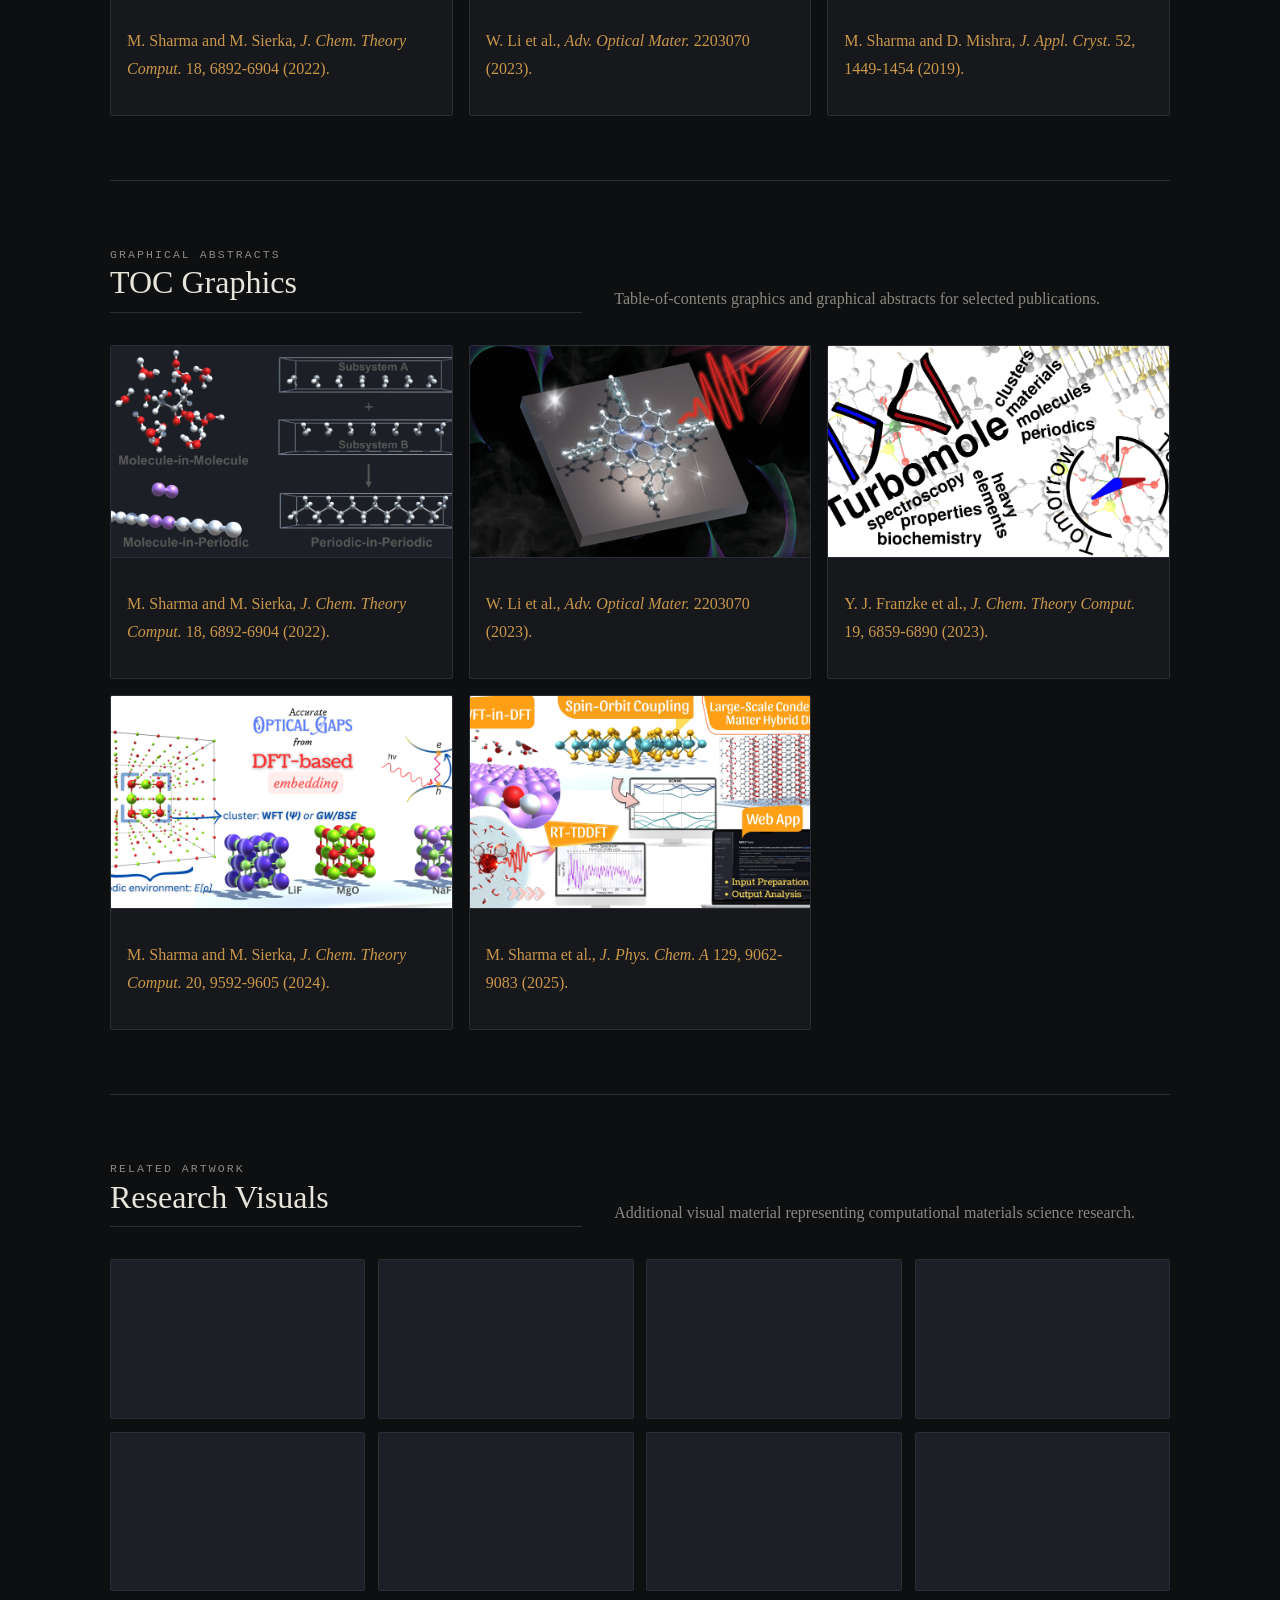
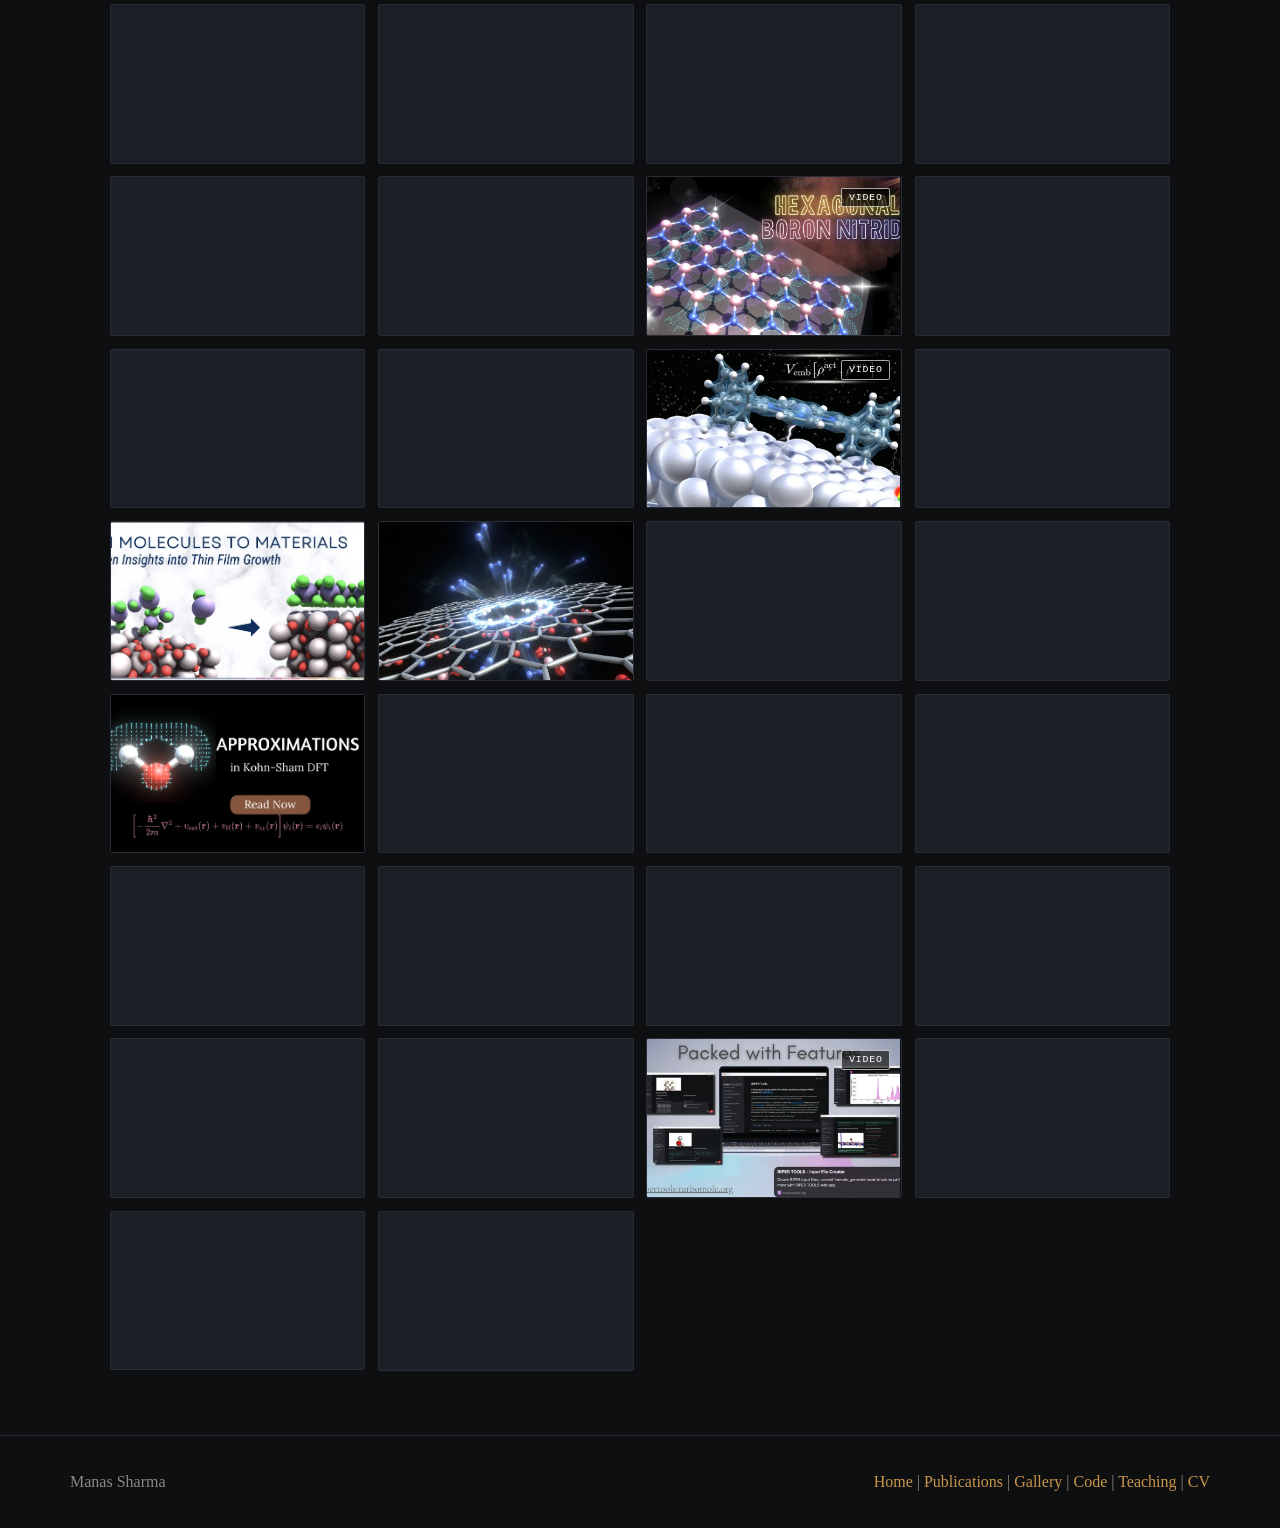
<file: HTML_Website/publications.html>
<!DOCTYPE html>
<html lang="en" data-theme="dark">
<head>
  <meta charset="UTF-8">
  <meta name="viewport" content="width=device-width, initial-scale=1.0">
  <title>Publications | Manas Sharma</title>
  <meta name="description" content="Manuscripts, preprints, and peer-reviewed publications by Manas Sharma in computational materials science, density functional theory, quantum chemistry, machine-learned potentials, and scientific software.">
  <meta name="author" content="Manas Sharma">
  <meta name="keywords" content="Manas Sharma publications, DFT, TURBOMOLE, Journal of Chemical Physics, Nano Letters, Advanced Materials, JCTC, CrysX">
  <meta name="robots" content="index, follow">
  <link rel="canonical" href="https://manas.bragitoff.com/publications.html">
  <meta property="og:type" content="website">
  <meta property="og:title" content="Publications | Manas Sharma">
  <meta property="og:description" content="Manuscripts, preprints, journal articles, cover artworks, TOC graphics, and publication metrics for Manas Sharma.">
  <meta property="og:url" content="https://manas.bragitoff.com/publications.html">
  <meta property="og:image" content="https://manas.bragitoff.com/assets/publications/dft-turbomole-toc.webp">
  <meta name="twitter:card" content="summary_large_image">
  <link rel="stylesheet" href="site.css?v=20261030-1">
  <script type="application/ld+json">
  {
    "@context": "https://schema.org",
    "@type": "ItemList",
    "name": "Selected publications by Manas Sharma",
    "itemListElement": [
      {"@type": "ScholarlyArticle", "position": 1, "name": "Quantum Embedding from Molecular to Crystalline Environments at the Cost of a Gas-Phase Calculation", "author": [{"@type": "Person", "name": "Manas Sharma"}, {"@type": "Person", "name": "Marek Sierka"}], "url": "https://arxiv.org/abs/2611.12399", "creativeWorkStatus": "Under review"},
      {"@type": "ScholarlyArticle", "position": 2, "name": "Topotactical Control of Ordered-Disordered Pyrochlore Multi-metal Fluoride Frameworks"},
      {"@type": "ScholarlyArticle", "position": 3, "name": "Hydrogen-Controlled Selectivity in Water-Assisted CVD of Electronic-Grade Complementary 2D Semiconductors and Heterostructures", "creativeWorkStatus": "Under review"},
      {"@type": "ScholarlyArticle", "position": 4, "name": "MLIP Studio: An Open Platform for Interactive Benchmarking and Atomistic Simulations Using Machine Learning Interatomic Potentials", "url": "https://arxiv.org/abs/2607.07606", "creativeWorkStatus": "Under review"},
      {"@type": "ScholarlyArticle", "position": 5, "name": "Recent Developments in TURBOMOLE", "url": "https://doi.org/10.1063/5.0351594", "identifier": "10.1063/5.0351594", "isPartOf": {"@type": "Periodical", "name": "The Journal of Chemical Physics"}, "volumeNumber": "165", "pagination": "162503", "datePublished": "2026", "creativeWorkStatus": "Published"},
      {"@type": "ScholarlyArticle", "position": 6, "name": "PyFock: A Just-In-Time Compiled Gaussian Basis DFT Python Code for CPU and GPU Architectures", "url": "https://doi.org/10.1021/acs.jpca.6c03727", "isPartOf": {"@type": "Periodical", "name": "The Journal of Physical Chemistry A"}, "volumeNumber": "130", "issueNumber": "35", "pageStart": "7027", "pageEnd": "7046", "datePublished": "2026", "isAccessibleForFree": true, "license": "https://creativecommons.org/licenses/by/4.0/"},
      {"@type": "ScholarlyArticle", "position": 7, "name": "Direct Nanoscale Mapping of Band Alignment in Single-Layer Semiconducting Lateral Heterojunctions", "url": "https://doi.org/10.1021/acs.nanolett.6c00590"},
      {"@type": "ScholarlyArticle", "position": 8, "name": "Tailored Vapor Deposition Unlocks Large-Grain, Wafer-Scale Epitaxial Growth of 2D Magnetic CrCl3", "url": "https://doi.org/10.1002/adma.202514405"},
      {"@type": "ScholarlyArticle", "position": 9, "name": "Density Functional Theory for Molecular and Periodic Systems in TURBOMOLE: Theory, Implementation, and Applications", "url": "https://doi.org/10.1021/acs.jpca.5c02937", "isAccessibleForFree": true, "license": "https://creativecommons.org/licenses/by/4.0/"}
    ]
  }
  </script>
</head>
<body>
  <a class="skip-link" href="#main">Skip to content</a>
  <nav class="site-nav" aria-label="Primary navigation">
    <div class="nav-inner">
      <a class="brand" href="index.html">Manas <span>Sharma</span></a>
      <button class="nav-menu-toggle" type="button" aria-expanded="false" aria-controls="primary-menu">Menu</button>
      <ul class="nav-links" id="primary-menu">
        <li><a href="index.html">Home</a></li>
        <li><a class="active" href="publications.html">Publications</a></li>
        <li class="nav-dropdown">
          <details>
            <summary>Gallery</summary>
            <ul class="nav-dropdown-menu">
              <li><a href="gallery.html">Gallery overview</a></li>
              <li><a href="gallery.html#covers-title">Covers</a></li>
              <li><a href="gallery.html#tocs-title">TOC Graphics</a></li>
              <li><a href="gallery.html#research-visuals-title">Research Visuals</a></li>
              <li><a href="gallery.html#event-albums-title">Event Albums</a></li>
              <li><a href="gallery.html#recorded-talks-title">Recorded Talks</a></li>
              <li><a href="gallery.html#media-coverage">Media Coverage</a></li>
            </ul>
          </details>
        </li>
        <li><a href="software.html">Code</a></li>
        <li><a href="teaching.html">Teaching</a></li>
        <li class="nav-dropdown">
          <details>
            <summary>CV</summary>
            <ul class="nav-dropdown-menu">
              <li><a href="cv.html">CV overview</a></li>
              <li><a href="cv.html#profile-title">Research</a></li>
              <li><a href="cv.html#experience-title">Experience</a></li>
              <li><a href="cv.html#education-title">Education</a></li>
              <li><a href="cv.html#code-title">Software</a></li>
              <li><a href="cv.html#awards-title">Awards</a></li>
              <li><a href="cv.html#conferences-title">Conferences</a></li>
              <li><a href="cv.html#skills-title">Skills</a></li>
              <li><a href="cv.html#profiles-title">Links</a></li>
            </ul>
          </details>
        </li>
        <li><a href="index.html#contact">Contact</a></li>
        <li><button class="theme-toggle" type="button" data-theme-toggle onclick="toggleTheme()">Light</button></li>
      </ul>
    </div>
  </nav>

  <main id="main" class="page-wrap">
    <section class="hero compact">
      <div>
        <p class="eyebrow">Manuscripts, preprints, and journal articles</p>
        <h1>Publications</h1>
        <p class="lede">Research across machine-learned interatomic potentials, 2D materials, density functional theory, embedding methods, high-harmonic generation, crystallographic tools, and quantum chemistry software.</p>
        <div class="button-row">
          <a class="btn" href="https://scholar.google.com/citations?user=WYOEL94AAAAJ&hl=en" target="_blank" rel="noopener noreferrer">Google Scholar</a>
          <a class="btn secondary" href="Manas_Sharma_CV.pdf">CV PDF</a>
        </div>
      </div>
    </section>

    <section class="section" aria-labelledby="metrics-title">
      <div class="section-head">
        <div>
          <p class="eyebrow">Metrics</p>
          <h2 id="metrics-title">Publication and Scholar Metrics</h2>
        </div>
        <p>Listed works match the November 20, 2026 CV. Author-role counts include the listed manuscripts and preprints. Metrics <span data-scholar-updated>from the November 20, 2026 CV (citations and h-index); i10-index from the previous Scholar cache</span>.</p>
      </div>
      <div class="stat-grid publication-metrics">
        <div class="stat"><strong>17</strong><span>listed works: 13 published articles + 3 under review (2 preprints) + 1 in preparation</span></div>
        <div class="stat"><strong>10</strong><span>first / co-first author works</span></div>
        <div class="stat"><strong>2</strong><span>corresponding / co-corresponding author works</span></div>
        <div class="stat"><strong data-scholar-metric="citations">&gt;588</strong><span>citations</span></div>
        <div class="stat"><strong data-scholar-metric="h_index">8</strong><span>h-index</span></div>
        <div class="stat"><strong data-scholar-metric="i10_index">8</strong><span>i10-index</span></div>
      </div>
    </section>

    <section class="section" aria-labelledby="preprint-list-title">
      <div class="section-head">
        <div>
          <p class="eyebrow">Latest research</p>
          <h2 id="preprint-list-title">Manuscripts and Preprints</h2>
        </div>
        <p>Manuscripts in preparation or under review, including current preprint records. The CV also notes four additional manuscripts in preparation.</p>
      </div>
      <div class="publication-list">
        <article class="publication">
          <p class="meta publication-meta"><span class="pub-number">#17</span><span class="pub-year">2026</span><span class="pub-venue">arXiv</span></p>
          <h3 class="pub-title"><a href="https://arxiv.org/abs/2611.12399" target="_blank" rel="noopener noreferrer">Quantum Embedding from Molecular to Crystalline Environments at the Cost of a Gas-Phase Calculation</a></h3>
          <p class="authors"><strong>M. Sharma</strong> and M. Sierka*</p>
          <p class="journal">Under review; preprint on arXiv:2611.12399 (2026).</p>
          <div class="pub-badges" aria-label="Publication details">
            <span class="pub-badge">Under Review</span>
          </div>
        </article>
        <article class="publication">
          <p class="meta publication-meta"><span class="pub-number">#16</span><span class="pub-year">2026</span><span class="pub-venue">In Preparation</span></p>
          <h3 class="pub-title">Topotactical Control of Ordered-Disordered Pyrochlore Multi-metal Fluoride Frameworks</h3>
          <p class="authors">R. Rubu, K. Kumar, S. Haldar, <strong>M. Sharma</strong>, S. Ghosh, A. Sagdeo, S. K. Jain, A. G. Rajan, A. Sundaresan, and P. Senguttuvan*</p>
          <p class="journal">Manuscript in preparation (2026).</p>
          <div class="pub-badges" aria-label="Author role">
            <span class="pub-badge">Theory Lead</span>
          </div>
        </article>
        <article class="publication">
          <p class="meta publication-meta"><span class="pub-number">#15</span><span class="pub-year">2026</span><span class="pub-venue">Under Review</span></p>
          <h3 class="pub-title">Hydrogen-Controlled Selectivity in Water-Assisted CVD of Electronic-Grade Complementary 2D Semiconductors and Heterostructures</h3>
          <p class="authors">B. Nayak, P. Ray, Shelly, R. Verma, <strong>M. Sharma</strong>, M. Rout, S. Kumar Chakraborty, A. K. Singh, M. Shrivastava, A. G. Rajan, and P. K. Sahoo*</p>
          <p class="journal">Manuscript under review (2026).</p>
        </article>
        <article class="publication">
          <p class="meta publication-meta"><span class="pub-number">#14</span><span class="pub-year">2026</span><span class="pub-venue">arXiv</span></p>
          <h3 class="pub-title"><a href="https://arxiv.org/abs/2607.07606" target="_blank" rel="noopener noreferrer">MLIP Studio: An Open Platform for Interactive Benchmarking and Atomistic Simulations Using Machine Learning Interatomic Potentials</a></h3>
          <p class="authors"><strong>M. Sharma*</strong>, S. Punnathanam, and A. G. Rajan*</p>
          <p class="journal">Under review; preprint on arXiv:2607.07606 (2026). Submitted July 8, 2026.</p>
          <div class="pub-badges" aria-label="Publication details">
            <span class="pub-badge">Under Review</span>
            <span class="pub-badge">Co-corresponding Author</span>
          </div>
        </article>
      </div>
    </section>

    <section class="section" aria-labelledby="pub-list-title">
      <div class="section-head">
        <div>
          <p class="eyebrow">Complete list</p>
          <h2 id="pub-list-title">Peer-Reviewed Articles</h2>
        </div>
        <p>Published articles; titles link to publisher or DOI pages wherever available.</p>
      </div>
      <div class="publication-list">
        <article class="publication">
          <p class="meta publication-meta"><span class="pub-number">#13</span><span class="pub-year">2026</span><span class="pub-venue">The Journal of Chemical Physics</span></p>
          <h3 class="pub-title"><a href="https://doi.org/10.1063/5.0351594" target="_blank" rel="noopener noreferrer">Recent Developments in TURBOMOLE</a></h3>
          <p class="authors">Y. J. Franzke&dagger;, <strong>M. Sharma&dagger;</strong>, P. Bhasin, F. Bruder, U. Huniar, P. Komonvasee, M. Krstić, A. Nejad, A. Pausch, K. Sorathia, N. Sülzner, Ö. F. C. Tiska, A. Zhu, R. Zielke, C. Hättig*, C. Holzer*, M. Sierka*, D. P. Tew*, and F. Weigend</p>
          <p class="journal">The Journal of Chemical Physics 165, 162503 (2026). DOI: 10.1063/5.0351594. &dagger; equal contribution with Yannick Franzke, whose name appears first in alphabetical order.</p>
          <div class="pub-badges" aria-label="Publication details">
            <span class="pub-badge">Published</span>
            <span class="pub-badge">Co-first Author</span>
          </div>
        </article>
        <article class="publication">
          <p class="meta publication-meta"><span class="pub-number">#12</span><span class="pub-year">2026</span><span class="pub-venue">The Journal of Physical Chemistry A</span></p>
          <h3 class="pub-title"><a href="https://doi.org/10.1021/acs.jpca.6c03727" target="_blank" rel="noopener noreferrer">PyFock: A Just-In-Time Compiled Gaussian Basis DFT Python Code for CPU and GPU Architectures</a></h3>
          <p class="authors"><strong>M. Sharma*</strong> and M. Sierka*</p>
          <p class="journal">The Journal of Physical Chemistry A 130, 35, 7027–7046 (2026). DOI: 10.1021/acs.jpca.6c03727.</p>
          <div class="pub-badges" aria-label="Publication details">
            <span class="pub-badge">Co-corresponding Author</span>
            <span class="pub-badge">Open Access</span>
          </div>
        </article>
        <article class="publication">
          <p class="meta publication-meta"><span class="pub-number">#11</span><span class="pub-year">2026</span><span class="pub-venue">Nano Letters</span></p>
          <h3 class="pub-title"><a href="https://doi.org/10.1021/acs.nanolett.6c00590" target="_blank" rel="noopener noreferrer">Direct Nanoscale Mapping of Band Alignment in Single-Layer Semiconducting Lateral Heterojunctions</a></h3>
          <p class="authors">C. Sahoo*, S. K. Chakraborty, A. Kousika, A. J. H. Jones, <strong>M. Sharma</strong>, T. S. Nielsen, Z. Jiang, I. A. Kolasseri, S. Das, M. D. Watson, C. Cacho, K. Watanabe, T. Taniguchi, Y. P. Chen, T. F. Heinz, A. G. Rajan, P. K. Sahoo*, S. Ulstrup*</p>
          <p class="journal">Nano Letters 26, 15, 5178-5186 (2026). Published online April 13, 2026.</p>
        </article>
        <article class="publication">
          <p class="meta publication-meta"><span class="pub-number">#10</span><span class="pub-year">2026</span><span class="pub-venue">Advanced Materials</span></p>
          <h3 class="pub-title"><a href="https://doi.org/10.1002/adma.202514405" target="_blank" rel="noopener noreferrer">Tailored Vapor Deposition Unlocks Large-Grain, Wafer-Scale Epitaxial Growth of 2D Magnetic CrCl3</a></h3>
          <p class="authors">V. Kumar, A. Jangid&dagger;, <strong>M. Sharma&dagger;</strong>, M. Verma, J. Pasyanthi, K. S. Kumar, P. Sharma, E. O. Chiglintsev, M. I. Panin, S. N. Punnathanam, A. I. Chernov, A. G. Rajan, A. Singh*</p>
          <p class="journal">Advanced Materials 38, 34, e14405 (2026). &dagger; contributed equally.</p>
          <div class="pub-badges" aria-label="Author role">
            <span class="pub-badge">Co-second Author and Theory Lead</span>
          </div>
        </article>
        <article class="publication">
          <p class="meta publication-meta"><span class="pub-number">#9</span><span class="pub-year">2025</span><span class="pub-venue">The Journal of Physical Chemistry A</span></p>
          <h3 class="pub-title"><a href="https://doi.org/10.1021/acs.jpca.5c02937" target="_blank" rel="noopener noreferrer">Density Functional Theory for Molecular and Periodic Systems in TURBOMOLE: Theory, Implementation, and Applications</a></h3>
          <p class="authors"><strong>M. Sharma</strong>, Y. J. Franzke, C. Holzer, F. Pauly, and M. Sierka*</p>
          <p class="journal">The Journal of Physical Chemistry A 129, 39, 9062-9083 (2025).</p>
          <div class="pub-badges" aria-label="Publication details">
            <span class="pub-badge">Highly Viewed</span>
            <span class="pub-badge">Open Access</span>
          </div>
        </article>
        <article class="publication">
          <p class="meta publication-meta"><span class="pub-number">#8</span><span class="pub-year">2024</span><span class="pub-venue">Journal of Chemical Theory and Computation</span></p>
          <h3 class="pub-title"><a href="https://doi.org/10.1021/acs.jctc.4c00819" target="_blank" rel="noopener noreferrer">Optical Gaps of Ionic Materials from GW/BSE-in-DFT and CC2-in-DFT</a></h3>
          <p class="authors"><strong>M. Sharma</strong>, and M. Sierka*</p>
          <p class="journal">Journal of Chemical Theory and Computation 20, 21, 9592-9605 (2024).</p>
          <div class="pub-badges" aria-label="Publication access">
            <span class="pub-badge">Open Access</span>
          </div>
        </article>
        <article class="publication">
          <p class="meta publication-meta"><span class="pub-number">#7</span><span class="pub-year">2023</span><span class="pub-venue">Journal of Chemical Theory and Computation</span></p>
          <h3 class="pub-title"><a href="https://doi.org/10.1021/acs.jctc.3c00347" target="_blank" rel="noopener noreferrer">TURBOMOLE: Today and Tomorrow</a></h3>
          <p class="authors">Y. J. Franzke, C. Holzer, J. H. Andersen&dagger;, T. Begušić&dagger;, F. Bruder&dagger;, S. Coriani&dagger;, F. Della Sala&dagger;, E. Fabiano&dagger;, D. A. Fedotov&dagger;, S. Fürst&dagger;, S. Gillhuber&dagger;, R. Grotjahn&dagger;, M. Kaupp&dagger;, M. Kehry&dagger;, M. Krstić&dagger;, F. Mack&dagger;, S. Majumdar&dagger;, B. D. Nguyen&dagger;, S. M. Parker&dagger;, F. Pauly&dagger;, A. Pausch&dagger;, E. Perlt&dagger;, G. S. Phun&dagger;, A. Rajabi&dagger;, D. Rappoport&dagger;, B. Samal&dagger;, T. Schrader&dagger;, <strong>M. Sharma&dagger;</strong>, E. Tapavicza&dagger;, R. S. Treß&dagger;, V. Voora&dagger;, A. Wodyński&dagger;, J. M. Yu&dagger;, B. Zerulla&dagger;, F. Furche*, C. Hättig*, M. Sierka*, D. P. Tew*, and F. Weigend*</p>
          <p class="journal">Journal of Chemical Theory and Computation 19, 20, 6859-6890 (2023). &dagger; contributed equally. The author list follows alphabetical order except for the first two authors and the last five corresponding authors.</p>
          <div class="pub-badges" aria-label="Publication details">
            <span class="pub-badge">Highly Cited</span>
            <span class="pub-badge">Open Access</span>
          </div>
        </article>
        <article class="publication">
          <p class="meta publication-meta"><span class="pub-number">#6</span><span class="pub-year">2023</span><span class="pub-venue">Advanced Optical Materials</span></p>
          <h3 class="pub-title"><a href="https://doi.org/10.1002/adom.202203070" target="_blank" rel="noopener noreferrer">Resonance Effect in Brunel Harmonic Generation in Thin Film Organic Semiconductors</a></h3>
          <p class="authors">W. Li, A. Saleh, <strong>M. Sharma</strong>, C. Huenecke, M. Sierka, M. Neuhaus, L. Hedewig, B. Bergues, M. Alharbi, H. ALQahtani, A. M. Azeer, S. Graefe, M. F. Kling, A. F. Alharbi, and Z. Wang*</p>
          <p class="journal">Advanced Optical Materials 2203070 (2023).</p>
          <div class="pub-badges" aria-label="Publication details">
            <span class="pub-badge">On Cover</span>
            <span class="pub-badge">Top Viewed</span>
            <span class="pub-badge">Theory Lead</span>
            <span class="pub-badge">Open Access</span>
          </div>
        </article>
        <article class="publication">
          <p class="meta publication-meta"><span class="pub-number">#5</span><span class="pub-year">2022</span><span class="pub-venue">Journal of Chemical Theory and Computation</span></p>
          <h3 class="pub-title"><a href="https://doi.org/10.1021/acs.jctc.2c00380" target="_blank" rel="noopener noreferrer">Efficient Implementation of Density Functional Theory based Embedding for Molecular and Periodic Systems using Gaussian Basis Functions</a></h3>
          <p class="authors"><strong>M. Sharma</strong>, and M. Sierka*</p>
          <p class="journal">Journal of Chemical Theory and Computation 18, 11, 6892-6904 (2022).</p>
          <div class="pub-badges" aria-label="Publication details">
            <span class="pub-badge">Supplementary Cover</span>
            <span class="pub-badge">Most Viewed</span>
            <span class="pub-badge">Open Access</span>
          </div>
        </article>
        <article class="publication">
          <p class="meta publication-meta"><span class="pub-number">#4</span><span class="pub-year">2020</span><span class="pub-venue">Journal of Computational Chemistry</span></p>
          <h3 class="pub-title"><a href="https://doi.org/10.1002/jcc.26412" target="_blank" rel="noopener noreferrer">Real-time time-dependent density functional theory using density fitting and the continuous fast multipole method</a></h3>
          <p class="authors">C. Mueller, <strong>M. Sharma</strong>, and M. Sierka*</p>
          <p class="journal">Journal of Computational Chemistry 41, 2573-2582 (2020).</p>
          <div class="pub-badges" aria-label="Publication access">
            <span class="pub-badge">Open Access</span>
          </div>
        </article>
        <article class="publication">
          <p class="meta publication-meta"><span class="pub-number">#3</span><span class="pub-year">2019</span><span class="pub-venue">Journal of Applied Crystallography</span></p>
          <h3 class="pub-title"><a href="https://doi.org/10.1107/S1600576719013682" target="_blank" rel="noopener noreferrer">CrysX: crystallographic tools for the Android platform</a></h3>
          <p class="authors"><strong>M. Sharma</strong>, and D. Mishra*</p>
          <p class="journal">Journal of Applied Crystallography 52, 1449-1454 (2019).</p>
          <div class="pub-badges" aria-label="Publication recognition">
            <span class="pub-badge">On Cover</span>
            <span class="pub-badge">Top Downloaded</span>
          </div>
        </article>
        <article class="publication">
          <p class="meta publication-meta"><span class="pub-number">#2</span><span class="pub-year">2019</span><span class="pub-venue">Physical Review B</span></p>
          <h3 class="pub-title"><a href="https://doi.org/10.1103/PhysRevB.100.045151" target="_blank" rel="noopener noreferrer">First-principles study of the structural and electronic properties of bulk ZnS and small Zn<sub>n</sub>S<sub>n</sub> nanoclusters in the framework of the DFT+U method</a></h3>
          <p class="authors"><strong>M. Sharma</strong>, D. Mishra*, and J. Kumar</p>
          <p class="journal">Physical Review B 100, 045151 (2019).</p>
        </article>
        <article class="publication">
          <p class="meta publication-meta"><span class="pub-number">#1</span><span class="pub-year">2019</span><span class="pub-venue">AIP Conference Proceedings</span></p>
          <h3 class="pub-title"><a href="https://doi.org/10.1063/1.5122485" target="_blank" rel="noopener noreferrer">DFT+U study of small ZnO nanoclusters</a></h3>
          <p class="authors"><strong>M. Sharma</strong>, and D. Mishra*</p>
          <p class="journal">AIP Conference Proceedings 2142, 110025 (2019).</p>
        </article>
      </div>
    </section>

    <section class="section" aria-labelledby="covers-title">
      <div class="section-head">
        <div>
          <p class="eyebrow">Featured artwork</p>
          <h2 id="covers-title">Covers</h2>
        </div>
        <p>Journal cover artworks associated with selected publications.</p>
      </div>
      <div class="gallery-grid">
        <article class="media-card portrait">
          <img src="assets/publications/dfet-cover.jpg" alt="Supplementary cover artwork for DFT-based embedding in JCTC" loading="lazy" data-lightbox="assets/publications/dfet-cover.jpg">
          <div class="body"><p><a href="https://doi.org/10.1021/acs.jctc.2c00380" target="_blank" rel="noopener noreferrer">M. Sharma and M. Sierka, <em>J. Chem. Theory Comput.</em> 18, 6892-6904 (2022).</a></p></div>
        </article>
        <article class="media-card portrait">
          <img src="assets/publications/hhg-cover.webp" alt="Advanced Optical Materials cover for Brunel harmonic generation" loading="lazy" data-lightbox="assets/publications/hhg-cover.webp">
          <div class="body"><p><a href="https://doi.org/10.1002/adom.202203070" target="_blank" rel="noopener noreferrer">W. Li et al., <em>Adv. Optical Mater.</em> 2203070 (2023).</a></p></div>
        </article>
        <article class="media-card portrait">
          <img src="assets/publications/crysx_iucr_cover.jpg" alt="IUCr Journal of Applied Crystallography cover featuring CrysX" loading="lazy" data-lightbox="assets/publications/crysx_iucr_cover.jpg">
          <div class="body"><p><a href="https://doi.org/10.1107/S1600576719013682" target="_blank" rel="noopener noreferrer">M. Sharma and D. Mishra, <em>J. Appl. Cryst.</em> 52, 1449-1454 (2019).</a></p></div>
        </article>
      </div>
    </section>

    <section class="section" aria-labelledby="tocs-title">
      <div class="section-head">
        <div>
          <p class="eyebrow">Graphical abstracts</p>
          <h2 id="tocs-title">TOC Graphics</h2>
        </div>
        <p>Table-of-contents graphics and graphical abstracts for selected publications.</p>
      </div>
      <div class="gallery-grid">
        <article class="media-card">
          <img src="assets/publications/dfet-toc.webp" alt="TOC graphic for DFT-based embedding in periodic systems" loading="lazy" data-lightbox="assets/publications/dfet-toc.webp">
          <div class="body"><p><a href="https://doi.org/10.1021/acs.jctc.2c00380" target="_blank" rel="noopener noreferrer">M. Sharma and M. Sierka, <em>J. Chem. Theory Comput.</em> 18, 6892-6904 (2022).</a></p></div>
        </article>
        <article class="media-card">
          <img src="assets/publications/hhg-toc.jpg" alt="Graphical abstract for Brunel harmonic generation paper" loading="lazy" data-lightbox="assets/publications/hhg-toc.jpg">
          <div class="body"><p><a href="https://doi.org/10.1002/adom.202203070" target="_blank" rel="noopener noreferrer">W. Li et al., <em>Adv. Optical Mater.</em> 2203070 (2023).</a></p></div>
        </article>
        <article class="media-card">
          <img src="assets/publications/turbomole-review-toc.webp" alt="TOC graphic for TURBOMOLE Today and Tomorrow" loading="lazy" data-lightbox="assets/publications/turbomole-review-toc.webp">
          <div class="body"><p><a href="https://doi.org/10.1021/acs.jctc.3c00347" target="_blank" rel="noopener noreferrer">Y. J. Franzke et al., <em>J. Chem. Theory Comput.</em> 19, 6859-6890 (2023).</a></p></div>
        </article>
        <article class="media-card">
          <img src="assets/publications/optical-gap-toc.webp" alt="TOC graphic for optical gaps of ionic materials" loading="lazy" data-lightbox="assets/publications/optical-gap-toc.webp">
          <div class="body"><p><a href="https://doi.org/10.1021/acs.jctc.4c00819" target="_blank" rel="noopener noreferrer">M. Sharma and M. Sierka, <em>J. Chem. Theory Comput.</em> 20, 9592-9605 (2024).</a></p></div>
        </article>
        <article class="media-card">
          <img src="assets/publications/dft-turbomole-toc.webp" alt="TOC graphic for DFT molecular and periodic systems in TURBOMOLE" loading="lazy" data-lightbox="assets/publications/dft-turbomole-toc.webp">
          <div class="body"><p><a href="https://doi.org/10.1021/acs.jpca.5c02937" target="_blank" rel="noopener noreferrer">M. Sharma et al., <em>J. Phys. Chem. A</em> 129, 9062-9083 (2025).</a></p></div>
        </article>
      </div>
    </section>

    <section class="section" aria-labelledby="research-visuals-title">
      <div class="section-head">
        <div>
          <p class="eyebrow">Related artwork</p>
          <h2 id="research-visuals-title">Research Visuals</h2>
        </div>
        <p>Additional visual material representing computational materials science research.</p>
      </div>
      <div class="research-visuals-grid">
        <button class="research-visual" type="button" data-lightbox="assets/publications/research_visuals/computational-material-science.webp" data-lightbox-group="research-visuals" data-caption="Computational materials science" aria-label="Open computational materials science visual">
          <img src="assets/publications/research_visuals/computational-material-science.webp" alt="Computational materials science visual" loading="lazy" decoding="async">
          <span class="research-visual-caption">Computational materials science</span>
        </button>
        <button class="research-visual" type="button" data-lightbox="assets/publications/research_visuals/screenshot-2025-11-27-at-3-56-39-pm.webp" data-lightbox-group="research-visuals" data-caption="From molecules to materials: ML-driven thin-film growth" aria-label="Open ML-driven thin-film growth visual">
          <img src="assets/publications/research_visuals/screenshot-2025-11-27-at-3-56-39-pm.webp" alt="ML-driven thin-film growth from molecules to materials" loading="lazy" decoding="async">
          <span class="research-visual-caption">From molecules to materials: ML-driven thin-film growth</span>
        </button>
        <button class="research-visual" type="button" data-lightbox="assets/publications/research_visuals/screenshot-2025-11-27-at-3-56-03-pm.webp" data-lightbox-group="research-visuals" data-caption="From molecules to materials: thin-film growth pathways" aria-label="Open thin-film growth pathways visual">
          <img src="assets/publications/research_visuals/screenshot-2025-11-27-at-3-56-03-pm.webp" alt="Thin-film growth pathways from molecules to materials" loading="lazy" decoding="async">
          <span class="research-visual-caption">From molecules to materials: thin-film growth pathways</span>
        </button>
        <button class="research-visual" type="button" data-lightbox="assets/publications/research_visuals/screenshot-2025-11-27-at-3-56-52-pm.webp" data-lightbox-group="research-visuals" data-caption="Molecules-to-materials growth concept" aria-label="Open molecules-to-materials growth visual">
          <img src="assets/publications/research_visuals/screenshot-2025-11-27-at-3-56-52-pm.webp" alt="Molecules-to-materials growth concept" loading="lazy" decoding="async">
          <span class="research-visual-caption">Molecules-to-materials growth concept</span>
        </button>
        <button class="research-visual" type="button" data-lightbox="assets/publications/research_visuals/screenshot-2025-11-27-at-3-57-13-pm.webp" data-lightbox-group="research-visuals" data-caption="Simulating liquid water using MLIPs" aria-label="Open liquid-water MLIP visual">
          <img src="assets/publications/research_visuals/screenshot-2025-11-27-at-3-57-13-pm.webp" alt="Simulating liquid water using machine-learned interatomic potentials" loading="lazy" decoding="async">
          <span class="research-visual-caption">Simulating liquid water using MLIPs</span>
        </button>
        <button class="research-visual" type="button" data-lightbox="assets/publications/research_visuals/ai-edited-2.webp" data-lightbox-group="research-visuals" data-caption="Atomistic thin-film deposition" aria-label="Open atomistic thin-film deposition visual">
          <img src="assets/publications/research_visuals/ai-edited-2.webp" alt="Atomistic thin-film deposition" loading="lazy" decoding="async">
          <span class="research-visual-caption">Atomistic thin-film deposition</span>
        </button>
        <button class="research-visual" type="button" data-lightbox="assets/publications/research_visuals/crystal-viewer-screengrab-2025-04-15-01-16-24.webp" data-lightbox-group="research-visuals" data-caption="Thin-film deposition on an atomistic substrate" aria-label="Open atomistic substrate deposition visual">
          <img src="assets/publications/research_visuals/crystal-viewer-screengrab-2025-04-15-01-16-24.webp" alt="Thin-film deposition on an atomistic substrate" loading="lazy" decoding="async">
          <span class="research-visual-caption">Thin-film deposition on an atomistic substrate</span>
        </button>
        <button class="research-visual" type="button" data-lightbox="assets/publications/research_visuals/crystal-viewer-screengrab-2025-06-18-12-27-20.webp" data-lightbox-group="research-visuals" data-caption="Adsorbates on an oxide surface" aria-label="Open adsorbates on an oxide surface visual">
          <img src="assets/publications/research_visuals/crystal-viewer-screengrab-2025-06-18-12-27-20.webp" alt="Adsorbates on an oxide surface" loading="lazy" decoding="async">
          <span class="research-visual-caption">Adsorbates on an oxide surface</span>
        </button>
        <button class="research-visual" type="button" data-lightbox="assets/publications/research_visuals/2-copy.webp" data-lightbox-group="research-visuals" data-caption="Molecular deposition on a surface" aria-label="Open molecular deposition visual">
          <img src="assets/publications/research_visuals/2-copy.webp" alt="Molecular deposition on a surface" loading="lazy" decoding="async">
          <span class="research-visual-caption">Molecular deposition on a surface</span>
        </button>
        <button class="research-visual" type="button" data-lightbox="assets/publications/research_visuals/3-copy.webp" data-lightbox-group="research-visuals" data-caption="Adsorbate-substrate interaction" aria-label="Open adsorbate-substrate interaction visual">
          <img src="assets/publications/research_visuals/3-copy.webp" alt="Adsorbate-substrate interaction" loading="lazy" decoding="async">
          <span class="research-visual-caption">Adsorbate-substrate interaction</span>
        </button>
        <button class="research-visual" type="button" data-lightbox="assets/publications/research_visuals/chatgpt-image-apr-14-2025-08-14-46-pm.webp" data-lightbox-group="research-visuals" data-caption="Light-driven water molecule artwork" aria-label="Open light-driven water molecule artwork">
          <img src="assets/publications/research_visuals/chatgpt-image-apr-14-2025-08-14-46-pm.webp" alt="Light-driven water molecule artwork" loading="lazy" decoding="async">
          <span class="research-visual-caption">Light-driven water molecule artwork</span>
        </button>
        <button class="research-visual" type="button" data-lightbox="assets/publications/research_visuals/gemini-generated-image-gnvepcgnvepcgnve.webp" data-lightbox-group="research-visuals" data-caption="Light-matter interaction on graphene" aria-label="Open light-matter interaction on graphene visual">
          <img src="assets/publications/research_visuals/gemini-generated-image-gnvepcgnvepcgnve.webp" alt="Light-matter interaction on graphene" loading="lazy" decoding="async">
          <span class="research-visual-caption">Light-matter interaction on graphene</span>
        </button>
        <button class="research-visual" type="button" data-lightbox="assets/publications/research_visuals/crystal-viewer-screengrab-2023-08-12-15-59-41.webp" data-lightbox-group="research-visuals" data-caption="Crystal structure in a periodic unit cell" aria-label="Open periodic crystal structure visual">
          <img src="assets/publications/research_visuals/crystal-viewer-screengrab-2023-08-12-15-59-41.webp" alt="Crystal structure in a periodic unit cell" loading="lazy" decoding="async">
          <span class="research-visual-caption">Crystal structure in a periodic unit cell</span>
        </button>
        <button class="research-visual" type="button" data-lightbox="assets/publications/research_visuals/1-2.webp" data-lightbox-group="research-visuals" data-caption="Periodic-in-periodic WFT-in-DFT embedding" aria-label="Open periodic WFT-in-DFT embedding visual">
          <img src="assets/publications/research_visuals/1-2.webp" alt="Periodic-in-periodic WFT-in-DFT embedding" loading="lazy" decoding="async">
          <span class="research-visual-caption">Periodic-in-periodic WFT-in-DFT embedding</span>
        </button>
        <button class="research-visual" type="button" data-lightbox="assets/publications/research_visuals/5.webp" data-lightbox-group="research-visuals" data-caption="Optical gaps from WFT-in-DFT embedding" aria-label="Open WFT-in-DFT optical gaps visual">
          <img src="assets/publications/research_visuals/5.webp" alt="Optical gaps from WFT-in-DFT embedding" loading="lazy" decoding="async">
          <span class="research-visual-caption">Optical gaps from WFT-in-DFT embedding</span>
        </button>
        <button class="research-visual" type="button" data-lightbox="assets/publications/research_visuals/approximations-1.webp" data-lightbox-group="research-visuals" data-caption="Approximations in Kohn-Sham DFT" aria-label="Open Kohn-Sham DFT approximations visual">
          <img src="assets/publications/research_visuals/approximations-1.webp" alt="Approximations in Kohn-Sham density functional theory" loading="lazy" decoding="async">
          <span class="research-visual-caption">Approximations in Kohn-Sham DFT</span>
        </button>
        <button class="research-visual" type="button" data-lightbox="assets/publications/research_visuals/density-functional-theory-1.webp" data-lightbox-group="research-visuals" data-caption="Density functional theory overview" aria-label="Open density functional theory overview">
          <img src="assets/publications/research_visuals/density-functional-theory-1.webp" alt="Density functional theory overview" loading="lazy" decoding="async">
          <span class="research-visual-caption">Density functional theory overview</span>
        </button>
        <button class="research-visual" type="button" data-lightbox="assets/publications/research_visuals/dft-1.webp" data-lightbox-group="research-visuals" data-caption="Density functional theory versus Hartree-Fock" aria-label="Open DFT versus Hartree-Fock visual">
          <img src="assets/publications/research_visuals/dft-1.webp" alt="Density functional theory versus Hartree-Fock" loading="lazy" decoding="async">
          <span class="research-visual-caption">Density functional theory versus Hartree-Fock</span>
        </button>
        <button class="research-visual" type="button" data-lightbox="assets/publications/research_visuals/formation-energy-cohesive-energy-binding-energy-1.webp" data-lightbox-group="research-visuals" data-caption="Formation, cohesive, and binding energies" aria-label="Open energy comparison visual">
          <img src="assets/publications/research_visuals/formation-energy-cohesive-energy-binding-energy-1.webp" alt="Formation, cohesive, and binding energies" loading="lazy" decoding="async">
          <span class="research-visual-caption">Formation, cohesive, and binding energies</span>
        </button>
        <button class="research-visual" type="button" data-lightbox="assets/publications/research_visuals/1.webp" data-lightbox-group="research-visuals" data-caption="Light-driven molecular dynamics at a gold surface" aria-label="Open light-driven molecular dynamics visual">
          <img src="assets/publications/research_visuals/1.webp" alt="Light-driven molecular dynamics at a gold surface" loading="lazy" decoding="async">
          <span class="research-visual-caption">Light-driven molecular dynamics at a gold surface</span>
        </button>
        <button class="research-visual" type="button" data-lightbox="assets/publications/research_visuals/2.webp" data-lightbox-group="research-visuals" data-caption="Molecule-surface interaction under a light pulse" aria-label="Open light-pulse molecule-surface visual">
          <img src="assets/publications/research_visuals/2.webp" alt="Molecule-surface interaction under a light pulse" loading="lazy" decoding="async">
          <span class="research-visual-caption">Molecule-surface interaction under a light pulse</span>
        </button>
        <button class="research-visual" type="button" data-lightbox="assets/publications/research_visuals/3.webp" data-lightbox-group="research-visuals" data-caption="Electronic dynamics at a molecular thin film" aria-label="Open molecular thin-film electronic dynamics visual">
          <img src="assets/publications/research_visuals/3.webp" alt="Electronic dynamics at a molecular thin film" loading="lazy" decoding="async">
          <span class="research-visual-caption">Electronic dynamics at a molecular thin film</span>
        </button>
        <button class="research-visual" type="button" data-lightbox="assets/publications/research_visuals/1-3.webp" data-lightbox-group="research-visuals" data-caption="High-harmonic generation from a molecular thin film" aria-label="Open high-harmonic generation visual">
          <img src="assets/publications/research_visuals/1-3.webp" alt="High-harmonic generation from a molecular thin film" loading="lazy" decoding="async">
          <span class="research-visual-caption">High-harmonic generation from a molecular thin film</span>
        </button>
        <button class="research-visual" type="button" data-lightbox="assets/publications/research_visuals/screenshot-2023-12-28-172034.webp" data-lightbox-group="research-visuals" data-caption="DFT embedding at a molecular interface" aria-label="Open DFT embedding interface visual">
          <img src="assets/publications/research_visuals/screenshot-2023-12-28-172034.webp" alt="DFT embedding at a molecular interface" loading="lazy" decoding="async">
          <span class="research-visual-caption">DFT embedding at a molecular interface</span>
        </button>
        <button class="research-visual" type="button" data-lightbox="assets/publications/research_visuals/black-fitness-youtube-thumbnail-1.webp" data-lightbox-group="research-visuals" data-caption="RT-TDDFT using Gaussian orbitals" aria-label="Open RT-TDDFT Gaussian orbitals visual">
          <img src="assets/publications/research_visuals/black-fitness-youtube-thumbnail-1.webp" alt="Real-time TDDFT using Gaussian orbitals" loading="lazy" decoding="async">
          <span class="research-visual-caption">RT-TDDFT using Gaussian orbitals</span>
        </button>
        <button class="research-visual" type="button" data-lightbox="assets/publications/research_visuals/toc-icqc-conference-hhg-1.webp" data-lightbox-group="research-visuals" data-caption="High-harmonic generation conference graphic" aria-label="Open high-harmonic generation conference graphic">
          <img src="assets/publications/research_visuals/toc-icqc-conference-hhg-1.webp" alt="High-harmonic generation conference graphic" loading="lazy" decoding="async">
          <span class="research-visual-caption">High-harmonic generation conference graphic</span>
        </button>
        <button class="research-visual" type="button" data-lightbox="assets/publications/research_visuals/tpp-electron-dynamics-youtube-thumbnail-1.webp" data-lightbox-group="research-visuals" data-caption="RT-TDDFT electron dynamics with TURBOMOLE and CrysX" aria-label="Open RT-TDDFT electron dynamics visual">
          <img src="assets/publications/research_visuals/tpp-electron-dynamics-youtube-thumbnail-1.webp" alt="RT-TDDFT electron dynamics with TURBOMOLE and CrysX" loading="lazy" decoding="async">
          <span class="research-visual-caption">RT-TDDFT electron dynamics with TURBOMOLE and CrysX</span>
        </button>
        <button class="research-visual" type="button" data-lightbox="assets/publications/research_visuals/untitled-design-4.webp" data-lightbox-group="research-visuals" data-caption="Light-driven molecular electron dynamics" aria-label="Open molecular electron dynamics visual">
          <img src="assets/publications/research_visuals/untitled-design-4.webp" alt="Light-driven molecular electron dynamics" loading="lazy" decoding="async">
          <span class="research-visual-caption">Light-driven molecular electron dynamics</span>
        </button>
        <button class="research-visual" type="button" data-lightbox="assets/publications/research_visuals/toc-riper-review.webp" data-lightbox-group="research-visuals" data-caption="RIPER methods review visual" aria-label="Open RIPER methods review visual">
          <img src="assets/publications/research_visuals/toc-riper-review.webp" alt="RIPER methods review visual" loading="lazy" decoding="async">
          <span class="research-visual-caption">RIPER methods review visual</span>
        </button>
        <button class="research-visual" type="button" data-lightbox="assets/publications/research_visuals/toc-ghibli-final.webp" data-lightbox-group="research-visuals" data-caption="WFT-in-DFT, spin-orbit coupling, and RT-TDDFT" aria-label="Open electronic-structure methods visual">
          <img src="assets/publications/research_visuals/toc-ghibli-final.webp" alt="WFT-in-DFT, spin-orbit coupling, and RT-TDDFT" loading="lazy" decoding="async">
          <span class="research-visual-caption">WFT-in-DFT, spin-orbit coupling, and RT-TDDFT</span>
        </button>
        <button class="research-visual" type="button" data-lightbox="assets/publications/research_visuals/zns-nanoclusters.webp" data-lightbox-group="research-visuals" data-caption="DFT+U study of ZnS nanoclusters" aria-label="Open ZnS nanoclusters visual">
          <img src="assets/publications/research_visuals/zns-nanoclusters.webp" alt="DFT+U study of zinc sulfide nanoclusters" loading="lazy" decoding="async">
          <span class="research-visual-caption">DFT+U study of ZnS nanoclusters</span>
        </button>
        <button class="research-visual" type="button" data-lightbox="assets/publications/research_visuals/crys.webp" data-lightbox-group="research-visuals" data-caption="CrysX DFT embedding demo" aria-label="Open CrysX DFT embedding demo visual">
          <img src="assets/publications/research_visuals/crys.webp" alt="CrysX DFT embedding demo" loading="lazy" decoding="async">
          <span class="research-visual-caption">CrysX DFT embedding demo</span>
        </button>
        <button class="research-visual" type="button" data-lightbox="assets/publications/research_visuals/crysx-2560x1440.webp" data-lightbox-group="research-visuals" data-caption="CrysX molecular and crystal visualization" aria-label="Open CrysX visualization visual">
          <img src="assets/publications/research_visuals/crysx-2560x1440.webp" alt="CrysX molecular and crystal visualization" loading="lazy" decoding="async">
          <span class="research-visual-caption">CrysX molecular and crystal visualization</span>
        </button>
        <button class="research-visual" type="button" data-lightbox="assets/publications/research_visuals/visualizing-crystals-in-jmol.webp" data-lightbox-group="research-visuals" data-caption="Visualizing crystals using Jmol" aria-label="Open Jmol crystal visualization graphic">
          <img src="assets/publications/research_visuals/visualizing-crystals-in-jmol.webp" alt="Visualizing crystals using Jmol" loading="lazy" decoding="async">
          <span class="research-visual-caption">Visualizing crystals using Jmol</span>
        </button>
        <button class="research-visual" type="button" data-lightbox="assets/publications/research_visuals/molecular-and-crystla-visualization-software-1.webp" data-lightbox-group="research-visuals" data-caption="Free molecule and crystal visualization software" aria-label="Open visualization software comparison graphic">
          <img src="assets/publications/research_visuals/molecular-and-crystla-visualization-software-1.webp" alt="Free molecule and crystal visualization software" loading="lazy" decoding="async">
          <span class="research-visual-caption">Free molecule and crystal visualization software</span>
        </button>
        <button class="research-visual research-visual-video" type="button" data-lightbox="assets/publications/research_visuals/riper-tools-feature-overview.mp4" data-lightbox-type="video" data-lightbox-group="research-visuals" data-poster="assets/publications/research_visuals/riper-tools-feature-overview-poster.webp" data-caption="RIPER-Tools feature overview" aria-label="Play RIPER-Tools feature overview">
          <video muted playsinline preload="metadata" poster="assets/publications/research_visuals/riper-tools-feature-overview-poster.webp" aria-hidden="true"><source src="assets/publications/research_visuals/riper-tools-feature-overview.mp4" type="video/mp4"></video>
          <span class="research-visual-type">Video</span>
          <span class="research-visual-caption">RIPER-Tools feature overview</span>
        </button>
        <button class="research-visual research-visual-video" type="button" data-lightbox="assets/publications/research_visuals/dft-embedding-animation.mp4" data-lightbox-type="video" data-lightbox-group="research-visuals" data-poster="assets/publications/research_visuals/dft-embedding-animation-poster.webp" data-caption="DFT embedding animation" aria-label="Play DFT embedding animation">
          <video muted playsinline preload="metadata" poster="assets/publications/research_visuals/dft-embedding-animation-poster.webp" aria-hidden="true"><source src="assets/publications/research_visuals/dft-embedding-animation.mp4" type="video/mp4"></video>
          <span class="research-visual-type">Video</span>
          <span class="research-visual-caption">DFT embedding animation</span>
        </button>
        <button class="research-visual research-visual-video" type="button" data-lightbox="assets/publications/research_visuals/hbn-boron-nitride-animation.mp4" data-lightbox-type="video" data-lightbox-group="research-visuals" data-poster="assets/publications/research_visuals/hbn-boron-nitride-animation-poster.webp" data-caption="Hexagonal boron nitride animation" aria-label="Play hexagonal boron nitride animation">
          <video muted playsinline preload="metadata" poster="assets/publications/research_visuals/hbn-boron-nitride-animation-poster.webp" aria-hidden="true"><source src="assets/publications/research_visuals/hbn-boron-nitride-animation.mp4" type="video/mp4"></video>
          <span class="research-visual-type">Video</span>
          <span class="research-visual-caption">Hexagonal boron nitride animation</span>
        </button>
      </div>
    </section>
  </main>

  <footer class="footer">
    <div class="footer-inner">
      <span>Manas Sharma</span>
      <span><a href="index.html">Home</a> | <a href="publications.html">Publications</a> | <a href="gallery.html">Gallery</a> | <a href="software.html">Code</a> | <a href="teaching.html">Teaching</a> | <a href="cv.html">CV</a></span>
    </div>
  </footer>
  <script src="site.js?v=20260808-1" defer></script>
  <script src="scholar-metrics.js?v=20261120-1" defer></script>
</body>
</html>
</file>
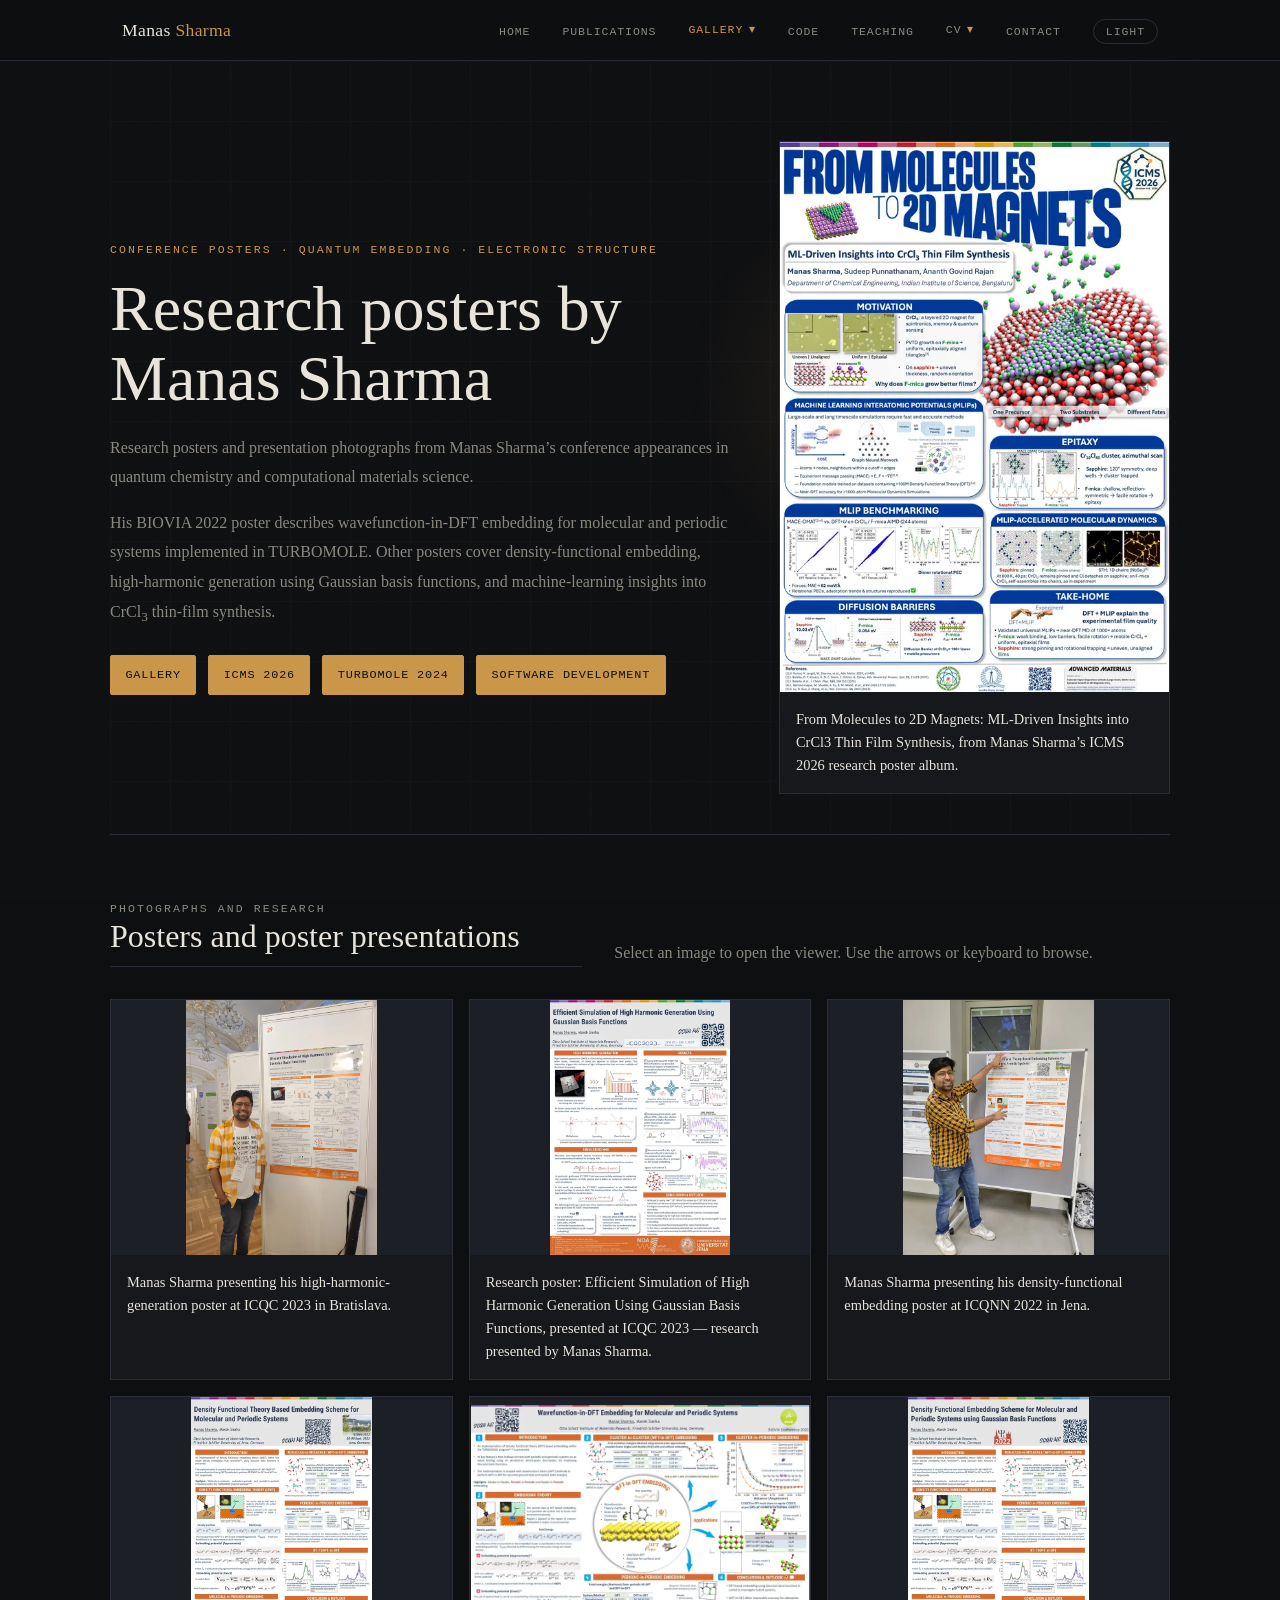
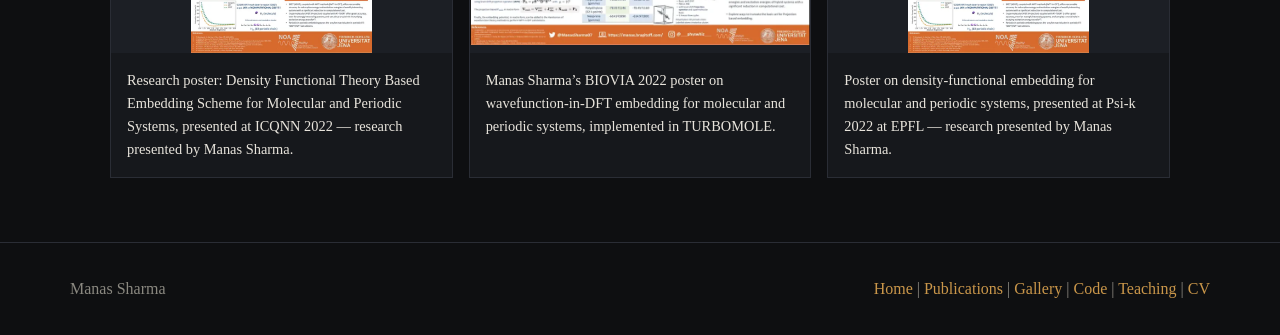
<file: HTML_Website/research-posters.html>
<!DOCTYPE html>
<html lang="en" data-theme="dark">
<head>
  <meta charset="UTF-8">
  <meta name="viewport" content="width=device-width, initial-scale=1.0">
  <title>Manas Sharma | Research Posters &amp; TURBOMOLE Embedding</title>
  <meta name="description" content="Research posters and poster presentation photos from Manas Sharma’s ICMS, ICQC, ICQNN, BIOVIA and Psi-k conferences, including DFT embedding in TURBOMOLE.">
  <meta name="author" content="Manas Sharma">
  <meta name="robots" content="index, follow, max-image-preview:large">
  <link rel="canonical" href="https://manas.bragitoff.com/research-posters.html">
  <meta property="og:type" content="website">
  <meta property="og:title" content="Manas Sharma | Research Posters &amp; TURBOMOLE Embedding">
  <meta property="og:description" content="Research posters and poster presentation photos from Manas Sharma’s ICMS, ICQC, ICQNN, BIOVIA and Psi-k conferences, including DFT embedding in TURBOMOLE.">
  <meta property="og:url" content="https://manas.bragitoff.com/research-posters.html">
  <meta property="og:image" content="https://manas.bragitoff.com/assets/gallery/optimized/posters/icms-2026-ml-crcl3-thin-film-poster.webp">
  <meta property="og:image:alt" content="From Molecules to 2D Magnets: ML-Driven Insights into CrCl3 Thin Film Synthesis, from Manas Sharma’s ICMS 2026 research poster album.">
  <meta name="twitter:card" content="summary_large_image">
  <link rel="stylesheet" href="site.css?v=20260808-3">
  <link rel="stylesheet" href="album.css?v=20261013-1">
  <script type="application/ld+json">{
  "@context": "https://schema.org",
  "@graph": [
    {
      "@type": "Person",
      "@id": "https://manas.bragitoff.com/#manas-sharma",
      "name": "Manas Sharma",
      "url": "https://manas.bragitoff.com/",
      "jobTitle": "Postdoctoral Researcher",
      "sameAs": [
        "https://orcid.org/0000-0002-5346-6280",
        "https://github.com/manassharma07",
        "https://www.linkedin.com/in/manassharma07/",
        "https://scholar.google.com/citations?user=WYOEL94AAAAJ"
      ],
      "affiliation": {
        "@type": "Organization",
        "name": "Indian Institute of Science",
        "url": "https://iisc.ac.in/"
      },
      "image": "https://manas.bragitoff.com/assets/profile/manas-sharma.webp"
    },
    {
      "@type": "ImageGallery",
      "@id": "https://manas.bragitoff.com/research-posters.html#album",
      "url": "https://manas.bragitoff.com/research-posters.html",
      "name": "Research posters by Manas Sharma",
      "description": "Research posters and poster presentation photos from Manas Sharma’s ICMS, ICQC, ICQNN, BIOVIA and Psi-k conferences, including DFT embedding in TURBOMOLE.",
      "about": {
        "@id": "https://manas.bragitoff.com/#manas-sharma"
      },
      "primaryImageOfPage": {
        "@id": "https://manas.bragitoff.com/research-posters.html#image-1"
      },
      "image": [
        {
          "@id": "https://manas.bragitoff.com/research-posters.html#image-1"
        },
        {
          "@id": "https://manas.bragitoff.com/research-posters.html#image-2"
        },
        {
          "@id": "https://manas.bragitoff.com/research-posters.html#image-3"
        },
        {
          "@id": "https://manas.bragitoff.com/research-posters.html#image-4"
        },
        {
          "@id": "https://manas.bragitoff.com/research-posters.html#image-5"
        },
        {
          "@id": "https://manas.bragitoff.com/research-posters.html#image-6"
        },
        {
          "@id": "https://manas.bragitoff.com/research-posters.html#image-7"
        }
      ],
      "hasPart": [
        {
          "@id": "https://manas.bragitoff.com/research-posters.html#image-1"
        },
        {
          "@id": "https://manas.bragitoff.com/research-posters.html#image-2"
        },
        {
          "@id": "https://manas.bragitoff.com/research-posters.html#image-3"
        },
        {
          "@id": "https://manas.bragitoff.com/research-posters.html#image-4"
        },
        {
          "@id": "https://manas.bragitoff.com/research-posters.html#image-5"
        },
        {
          "@id": "https://manas.bragitoff.com/research-posters.html#image-6"
        },
        {
          "@id": "https://manas.bragitoff.com/research-posters.html#image-7"
        }
      ]
    },
    {
      "@type": "ImageObject",
      "@id": "https://manas.bragitoff.com/research-posters.html#image-1",
      "name": "From Molecules to 2D Magnets: ML-Driven Insights into CrCl3 Thin Film Synthesis, from Manas Sharma’s ICMS 2026 research poster album.",
      "caption": "From Molecules to 2D Magnets: ML-Driven Insights into CrCl3 Thin Film Synthesis, from Manas Sharma’s ICMS 2026 research poster album.",
      "description": "From Molecules to 2D Magnets: ML-Driven Insights into CrCl3 Thin Film Synthesis, from Manas Sharma’s ICMS 2026 research poster album.",
      "contentUrl": "https://manas.bragitoff.com/assets/gallery/optimized/posters/icms-2026-ml-crcl3-thin-film-poster.webp",
      "thumbnailUrl": "https://manas.bragitoff.com/assets/gallery/optimized/search-previews/manas-sharma-icms-2026-icms-2026-ml-crcl3-thin-film-poster.webp",
      "width": 1920,
      "height": 2715,
      "encodingFormat": "image/webp",
      "about": {
        "@id": "https://manas.bragitoff.com/#manas-sharma"
      },
      "isPartOf": {
        "@id": "https://manas.bragitoff.com/research-posters.html#album"
      },
      "keywords": [
        "Manas Sharma",
        "research posters",
        "computational materials science"
      ]
    },
    {
      "@type": "ImageObject",
      "@id": "https://manas.bragitoff.com/research-posters.html#image-2",
      "name": "Manas Sharma presenting his high-harmonic-generation poster at ICQC 2023 in Bratislava.",
      "caption": "Manas Sharma presenting his high-harmonic-generation poster at ICQC 2023 in Bratislava.",
      "description": "Manas Sharma presenting his high-harmonic-generation poster at ICQC 2023 in Bratislava.",
      "contentUrl": "https://manas.bragitoff.com/assets/gallery/optimized/posters/icqc-2023-poster-presentation.webp",
      "thumbnailUrl": "https://manas.bragitoff.com/assets/gallery/optimized/search-previews/manas-sharma-research-poster-icqc-2023-poster-presentation.webp",
      "width": 1347,
      "height": 1800,
      "encodingFormat": "image/webp",
      "about": {
        "@id": "https://manas.bragitoff.com/#manas-sharma"
      },
      "isPartOf": {
        "@id": "https://manas.bragitoff.com/research-posters.html#album"
      },
      "keywords": [
        "Manas Sharma",
        "research posters",
        "computational materials science"
      ]
    },
    {
      "@type": "ImageObject",
      "@id": "https://manas.bragitoff.com/research-posters.html#image-3",
      "name": "Research poster: Efficient Simulation of High Harmonic Generation Using Gaussian Basis Functions, presented at ICQC 2023 — research presented by Manas Sharma.",
      "caption": "Research poster: Efficient Simulation of High Harmonic Generation Using Gaussian Basis Functions, presented at ICQC 2023 — research presented by Manas Sharma.",
      "description": "Research poster: Efficient Simulation of High Harmonic Generation Using Gaussian Basis Functions, presented at ICQC 2023 — research presented by Manas Sharma.",
      "contentUrl": "https://manas.bragitoff.com/assets/gallery/optimized/posters/icqc-2023-high-harmonic-generation-poster.webp",
      "thumbnailUrl": "https://manas.bragitoff.com/assets/gallery/optimized/search-previews/manas-sharma-research-poster-icqc-2023-high-harmonic-generation-poster.webp",
      "width": 919,
      "height": 1300,
      "encodingFormat": "image/webp",
      "about": {
        "@id": "https://manas.bragitoff.com/#manas-sharma"
      },
      "isPartOf": {
        "@id": "https://manas.bragitoff.com/research-posters.html#album"
      },
      "keywords": [
        "Manas Sharma",
        "research posters",
        "computational materials science"
      ]
    },
    {
      "@type": "ImageObject",
      "@id": "https://manas.bragitoff.com/research-posters.html#image-4",
      "name": "Manas Sharma presenting his density-functional embedding poster at ICQNN 2022 in Jena.",
      "caption": "Manas Sharma presenting his density-functional embedding poster at ICQNN 2022 in Jena.",
      "description": "Manas Sharma presenting his density-functional embedding poster at ICQNN 2022 in Jena.",
      "contentUrl": "https://manas.bragitoff.com/assets/gallery/optimized/posters/icqnn-2022-poster-presentation.webp",
      "thumbnailUrl": "https://manas.bragitoff.com/assets/gallery/optimized/search-previews/manas-sharma-research-poster-icqnn-2022-poster-presentation.webp",
      "width": 1347,
      "height": 1800,
      "encodingFormat": "image/webp",
      "about": {
        "@id": "https://manas.bragitoff.com/#manas-sharma"
      },
      "isPartOf": {
        "@id": "https://manas.bragitoff.com/research-posters.html#album"
      },
      "keywords": [
        "Manas Sharma",
        "research posters",
        "computational materials science"
      ]
    },
    {
      "@type": "ImageObject",
      "@id": "https://manas.bragitoff.com/research-posters.html#image-5",
      "name": "Research poster: Density Functional Theory Based Embedding Scheme for Molecular and Periodic Systems, presented at ICQNN 2022 — research presented by Manas Sharma.",
      "caption": "Research poster: Density Functional Theory Based Embedding Scheme for Molecular and Periodic Systems, presented at ICQNN 2022 — research presented by Manas Sharma.",
      "description": "Research poster: Density Functional Theory Based Embedding Scheme for Molecular and Periodic Systems, presented at ICQNN 2022 — research presented by Manas Sharma.",
      "contentUrl": "https://manas.bragitoff.com/assets/gallery/optimized/posters/icqnn-2022-dft-embedding-poster.webp",
      "thumbnailUrl": "https://manas.bragitoff.com/assets/gallery/optimized/search-previews/manas-sharma-research-poster-icqnn-2022-dft-embedding-poster.webp",
      "width": 919,
      "height": 1300,
      "encodingFormat": "image/webp",
      "about": {
        "@id": "https://manas.bragitoff.com/#manas-sharma"
      },
      "isPartOf": {
        "@id": "https://manas.bragitoff.com/research-posters.html#album"
      },
      "keywords": [
        "Manas Sharma",
        "research posters",
        "computational materials science"
      ]
    },
    {
      "@type": "ImageObject",
      "@id": "https://manas.bragitoff.com/research-posters.html#image-6",
      "name": "Manas Sharma’s BIOVIA 2022 poster on wavefunction-in-DFT embedding for molecular and periodic systems, implemented in TURBOMOLE.",
      "caption": "Manas Sharma’s BIOVIA 2022 poster on wavefunction-in-DFT embedding for molecular and periodic systems, implemented in TURBOMOLE.",
      "description": "Manas Sharma’s BIOVIA 2022 poster on wavefunction-in-DFT embedding for molecular and periodic systems, implemented in TURBOMOLE.",
      "contentUrl": "https://manas.bragitoff.com/assets/gallery/optimized/posters/biovia-2022-wavefunction-in-dft-embedding-poster.webp",
      "thumbnailUrl": "https://manas.bragitoff.com/assets/gallery/optimized/search-previews/manas-sharma-research-poster-biovia-2022-wavefunction-in-dft-embedding-poster.webp",
      "width": 1800,
      "height": 1268,
      "encodingFormat": "image/webp",
      "about": {
        "@id": "https://manas.bragitoff.com/#manas-sharma"
      },
      "isPartOf": {
        "@id": "https://manas.bragitoff.com/research-posters.html#album"
      },
      "keywords": [
        "Manas Sharma",
        "research posters",
        "computational materials science"
      ]
    },
    {
      "@type": "ImageObject",
      "@id": "https://manas.bragitoff.com/research-posters.html#image-7",
      "name": "Poster on density-functional embedding for molecular and periodic systems, presented at Psi-k 2022 at EPFL — research presented by Manas Sharma.",
      "caption": "Poster on density-functional embedding for molecular and periodic systems, presented at Psi-k 2022 at EPFL — research presented by Manas Sharma.",
      "description": "Poster on density-functional embedding for molecular and periodic systems, presented at Psi-k 2022 at EPFL — research presented by Manas Sharma.",
      "contentUrl": "https://manas.bragitoff.com/assets/gallery/optimized/posters/psi-k-2022-dft-embedding-poster.webp",
      "thumbnailUrl": "https://manas.bragitoff.com/assets/gallery/optimized/search-previews/manas-sharma-research-poster-psi-k-2022-dft-embedding-poster.webp",
      "width": 919,
      "height": 1300,
      "encodingFormat": "image/webp",
      "about": {
        "@id": "https://manas.bragitoff.com/#manas-sharma"
      },
      "isPartOf": {
        "@id": "https://manas.bragitoff.com/research-posters.html#album"
      },
      "keywords": [
        "Manas Sharma",
        "research posters",
        "computational materials science"
      ]
    }
  ]
}</script>
</head>
<body>
  <a class="skip-link" href="#main">Skip to content</a>
  <nav class="site-nav" aria-label="Primary navigation">
    <div class="nav-inner">
      <a class="brand" href="index.html">Manas <span>Sharma</span></a>
      <button class="nav-menu-toggle" type="button" aria-expanded="false" aria-controls="primary-menu">Menu</button>
      <ul class="nav-links" id="primary-menu">
        <li><a href="index.html">Home</a></li>
        <li><a href="publications.html">Publications</a></li>
        <li class="nav-dropdown">
          <details>
            <summary class="active">Gallery</summary>
            <ul class="nav-dropdown-menu">
              <li><a href="gallery.html">Gallery overview</a></li>
              <li><a href="gallery.html#covers-title">Covers</a></li>
              <li><a href="gallery.html#tocs-title">TOC Graphics</a></li>
              <li><a href="gallery.html#research-visuals-title">Research Visuals</a></li>
              <li><a href="gallery.html#event-albums-title">Event Albums</a></li>
              <li><a href="gallery.html#recorded-talks-title">Recorded Talks</a></li>
              <li><a href="gallery.html#media-coverage">Media Coverage</a></li>
            </ul>
          </details>
        </li>
        <li><a href="software.html">Code</a></li>
        <li><a href="teaching.html">Teaching</a></li>
        <li class="nav-dropdown">
          <details>
            <summary>CV</summary>
            <ul class="nav-dropdown-menu">
              <li><a href="cv.html">CV overview</a></li>
              <li><a href="cv.html#profile-title">Research</a></li>
              <li><a href="cv.html#experience-title">Experience</a></li>
              <li><a href="cv.html#education-title">Education</a></li>
              <li><a href="cv.html#code-title">Software</a></li>
              <li><a href="cv.html#awards-title">Awards</a></li>
              <li><a href="cv.html#conferences-title">Conferences</a></li>
              <li><a href="cv.html#skills-title">Skills</a></li>
              <li><a href="cv.html#profiles-title">Links</a></li>
            </ul>
          </details>
        </li>
        <li><a href="index.html#contact">Contact</a></li>
        <li><button class="theme-toggle" type="button" data-theme-toggle onclick="toggleTheme()">Light</button></li>
      </ul>
    </div>
  </nav>
  <main id="main" class="page-wrap">
    <section class="hero compact photo-album-hero" aria-labelledby="album-title">
      <div>
        <p class="eyebrow">Conference posters · Quantum embedding · Electronic structure</p>
        <h1 id="album-title">Research posters by Manas Sharma</h1>
        <div class="lede"><p>Research posters and presentation photographs from Manas Sharma’s conference appearances in quantum chemistry and computational materials science.</p><p>His BIOVIA 2022 poster describes wavefunction-in-DFT embedding for molecular and periodic systems implemented in TURBOMOLE. Other posters cover density-functional embedding, high-harmonic generation using Gaussian basis functions, and machine-learning insights into CrCl<sub>3</sub> thin-film synthesis.</p></div>
        <div class="button-row"><a class="btn" href="gallery.html#event-albums-title">Gallery</a><a class="btn" href="icms-2026.html">ICMS 2026</a><a class="btn" href="turbomole-oxford-2024.html">TURBOMOLE 2024</a><a class="btn" href="software.html#research-code-title">Software development</a></div>
      </div>
      <figure class="album-featured-photo">
        <a href="assets/gallery/optimized/posters/icms-2026-ml-crcl3-thin-film-poster.webp" data-lightbox="assets/gallery/optimized/posters/icms-2026-ml-crcl3-thin-film-poster.webp" data-lightbox-group="research-posters" data-caption="From Molecules to 2D Magnets: ML-Driven Insights into CrCl3 Thin Film Synthesis, from Manas Sharma’s ICMS 2026 research poster album."><img src="assets/gallery/optimized/posters/icms-2026-ml-crcl3-thin-film-poster.webp" srcset="assets/gallery/optimized/search-previews/manas-sharma-icms-2026-icms-2026-ml-crcl3-thin-film-poster.webp 566w, assets/gallery/optimized/posters/icms-2026-ml-crcl3-thin-film-poster.webp 1920w" sizes="(max-width: 640px) 92vw, (max-width: 920px) 45vw, 360px" width="1920" height="2715" alt="From Molecules to 2D Magnets: ML-Driven Insights into CrCl3 Thin Film Synthesis, from Manas Sharma’s ICMS 2026 research poster album." loading="eager" decoding="async" fetchpriority="high"></a>
        <figcaption>From Molecules to 2D Magnets: ML-Driven Insights into CrCl3 Thin Film Synthesis, from Manas Sharma’s ICMS 2026 research poster album.</figcaption>
      </figure>
    </section>
    <section class="section" aria-labelledby="album-photos-title">
      <div class="section-head">
        <div><p class="eyebrow">Photographs and research</p><h2 id="album-photos-title">Posters and poster presentations</h2></div>
        <p>Select an image to open the viewer. Use the arrows or keyboard to browse.</p>
      </div>
      <div class="album-photo-grid">
      <figure class="album-photo">
        <a href="assets/gallery/optimized/posters/icqc-2023-poster-presentation.webp" data-lightbox="assets/gallery/optimized/posters/icqc-2023-poster-presentation.webp" data-lightbox-group="research-posters" data-caption="Manas Sharma presenting his high-harmonic-generation poster at ICQC 2023 in Bratislava."><img src="assets/gallery/optimized/posters/icqc-2023-poster-presentation.webp" srcset="assets/gallery/optimized/search-previews/manas-sharma-research-poster-icqc-2023-poster-presentation.webp 599w, assets/gallery/optimized/posters/icqc-2023-poster-presentation.webp 1347w" sizes="(max-width: 640px) 92vw, (max-width: 920px) 45vw, 360px" width="1347" height="1800" alt="Manas Sharma presenting his high-harmonic-generation poster at ICQC 2023 in Bratislava." loading="lazy" decoding="async"></a>
        <figcaption>Manas Sharma presenting his high-harmonic-generation poster at ICQC 2023 in Bratislava.</figcaption>
      </figure>
      <figure class="album-photo">
        <a href="assets/gallery/optimized/posters/icqc-2023-high-harmonic-generation-poster.webp" data-lightbox="assets/gallery/optimized/posters/icqc-2023-high-harmonic-generation-poster.webp" data-lightbox-group="research-posters" data-caption="Research poster: Efficient Simulation of High Harmonic Generation Using Gaussian Basis Functions, presented at ICQC 2023 — research presented by Manas Sharma."><img src="assets/gallery/optimized/posters/icqc-2023-high-harmonic-generation-poster.webp" srcset="assets/gallery/optimized/search-previews/manas-sharma-research-poster-icqc-2023-high-harmonic-generation-poster.webp 566w, assets/gallery/optimized/posters/icqc-2023-high-harmonic-generation-poster.webp 919w" sizes="(max-width: 640px) 92vw, (max-width: 920px) 45vw, 360px" width="919" height="1300" alt="Research poster: Efficient Simulation of High Harmonic Generation Using Gaussian Basis Functions, presented at ICQC 2023 — research presented by Manas Sharma." loading="lazy" decoding="async"></a>
        <figcaption>Research poster: Efficient Simulation of High Harmonic Generation Using Gaussian Basis Functions, presented at ICQC 2023 — research presented by Manas Sharma.</figcaption>
      </figure>
      <figure class="album-photo">
        <a href="assets/gallery/optimized/posters/icqnn-2022-poster-presentation.webp" data-lightbox="assets/gallery/optimized/posters/icqnn-2022-poster-presentation.webp" data-lightbox-group="research-posters" data-caption="Manas Sharma presenting his density-functional embedding poster at ICQNN 2022 in Jena."><img src="assets/gallery/optimized/posters/icqnn-2022-poster-presentation.webp" srcset="assets/gallery/optimized/search-previews/manas-sharma-research-poster-icqnn-2022-poster-presentation.webp 599w, assets/gallery/optimized/posters/icqnn-2022-poster-presentation.webp 1347w" sizes="(max-width: 640px) 92vw, (max-width: 920px) 45vw, 360px" width="1347" height="1800" alt="Manas Sharma presenting his density-functional embedding poster at ICQNN 2022 in Jena." loading="lazy" decoding="async"></a>
        <figcaption>Manas Sharma presenting his density-functional embedding poster at ICQNN 2022 in Jena.</figcaption>
      </figure>
      <figure class="album-photo">
        <a href="assets/gallery/optimized/posters/icqnn-2022-dft-embedding-poster.webp" data-lightbox="assets/gallery/optimized/posters/icqnn-2022-dft-embedding-poster.webp" data-lightbox-group="research-posters" data-caption="Research poster: Density Functional Theory Based Embedding Scheme for Molecular and Periodic Systems, presented at ICQNN 2022 — research presented by Manas Sharma."><img src="assets/gallery/optimized/posters/icqnn-2022-dft-embedding-poster.webp" srcset="assets/gallery/optimized/search-previews/manas-sharma-research-poster-icqnn-2022-dft-embedding-poster.webp 566w, assets/gallery/optimized/posters/icqnn-2022-dft-embedding-poster.webp 919w" sizes="(max-width: 640px) 92vw, (max-width: 920px) 45vw, 360px" width="919" height="1300" alt="Research poster: Density Functional Theory Based Embedding Scheme for Molecular and Periodic Systems, presented at ICQNN 2022 — research presented by Manas Sharma." loading="lazy" decoding="async"></a>
        <figcaption>Research poster: Density Functional Theory Based Embedding Scheme for Molecular and Periodic Systems, presented at ICQNN 2022 — research presented by Manas Sharma.</figcaption>
      </figure>
      <figure class="album-photo">
        <a href="assets/gallery/optimized/posters/biovia-2022-wavefunction-in-dft-embedding-poster.webp" data-lightbox="assets/gallery/optimized/posters/biovia-2022-wavefunction-in-dft-embedding-poster.webp" data-lightbox-group="research-posters" data-caption="Manas Sharma’s BIOVIA 2022 poster on wavefunction-in-DFT embedding for molecular and periodic systems, implemented in TURBOMOLE."><img src="assets/gallery/optimized/posters/biovia-2022-wavefunction-in-dft-embedding-poster.webp" srcset="assets/gallery/optimized/search-previews/manas-sharma-research-poster-biovia-2022-wavefunction-in-dft-embedding-poster.webp 800w, assets/gallery/optimized/posters/biovia-2022-wavefunction-in-dft-embedding-poster.webp 1800w" sizes="(max-width: 640px) 92vw, (max-width: 920px) 45vw, 360px" width="1800" height="1268" alt="Manas Sharma’s BIOVIA 2022 poster on wavefunction-in-DFT embedding for molecular and periodic systems, implemented in TURBOMOLE." loading="lazy" decoding="async"></a>
        <figcaption>Manas Sharma’s BIOVIA 2022 poster on wavefunction-in-DFT embedding for molecular and periodic systems, implemented in TURBOMOLE.</figcaption>
      </figure>
      <figure class="album-photo">
        <a href="assets/gallery/optimized/posters/psi-k-2022-dft-embedding-poster.webp" data-lightbox="assets/gallery/optimized/posters/psi-k-2022-dft-embedding-poster.webp" data-lightbox-group="research-posters" data-caption="Poster on density-functional embedding for molecular and periodic systems, presented at Psi-k 2022 at EPFL — research presented by Manas Sharma."><img src="assets/gallery/optimized/posters/psi-k-2022-dft-embedding-poster.webp" srcset="assets/gallery/optimized/search-previews/manas-sharma-research-poster-psi-k-2022-dft-embedding-poster.webp 566w, assets/gallery/optimized/posters/psi-k-2022-dft-embedding-poster.webp 919w" sizes="(max-width: 640px) 92vw, (max-width: 920px) 45vw, 360px" width="919" height="1300" alt="Poster on density-functional embedding for molecular and periodic systems, presented at Psi-k 2022 at EPFL — research presented by Manas Sharma." loading="lazy" decoding="async"></a>
        <figcaption>Poster on density-functional embedding for molecular and periodic systems, presented at Psi-k 2022 at EPFL — research presented by Manas Sharma.</figcaption>
      </figure>
      </div>
    </section>
  </main>
  <footer class="footer">
    <div class="footer-inner">
      <span>Manas Sharma</span>
      <span><a href="index.html">Home</a> | <a href="publications.html">Publications</a> | <a href="gallery.html">Gallery</a> | <a href="software.html">Code</a> | <a href="teaching.html">Teaching</a> | <a href="cv.html">CV</a></span>
    </div>
  </footer>
  <script src="site.js?v=20260808-1" defer></script>
</body>
</html>
</file>
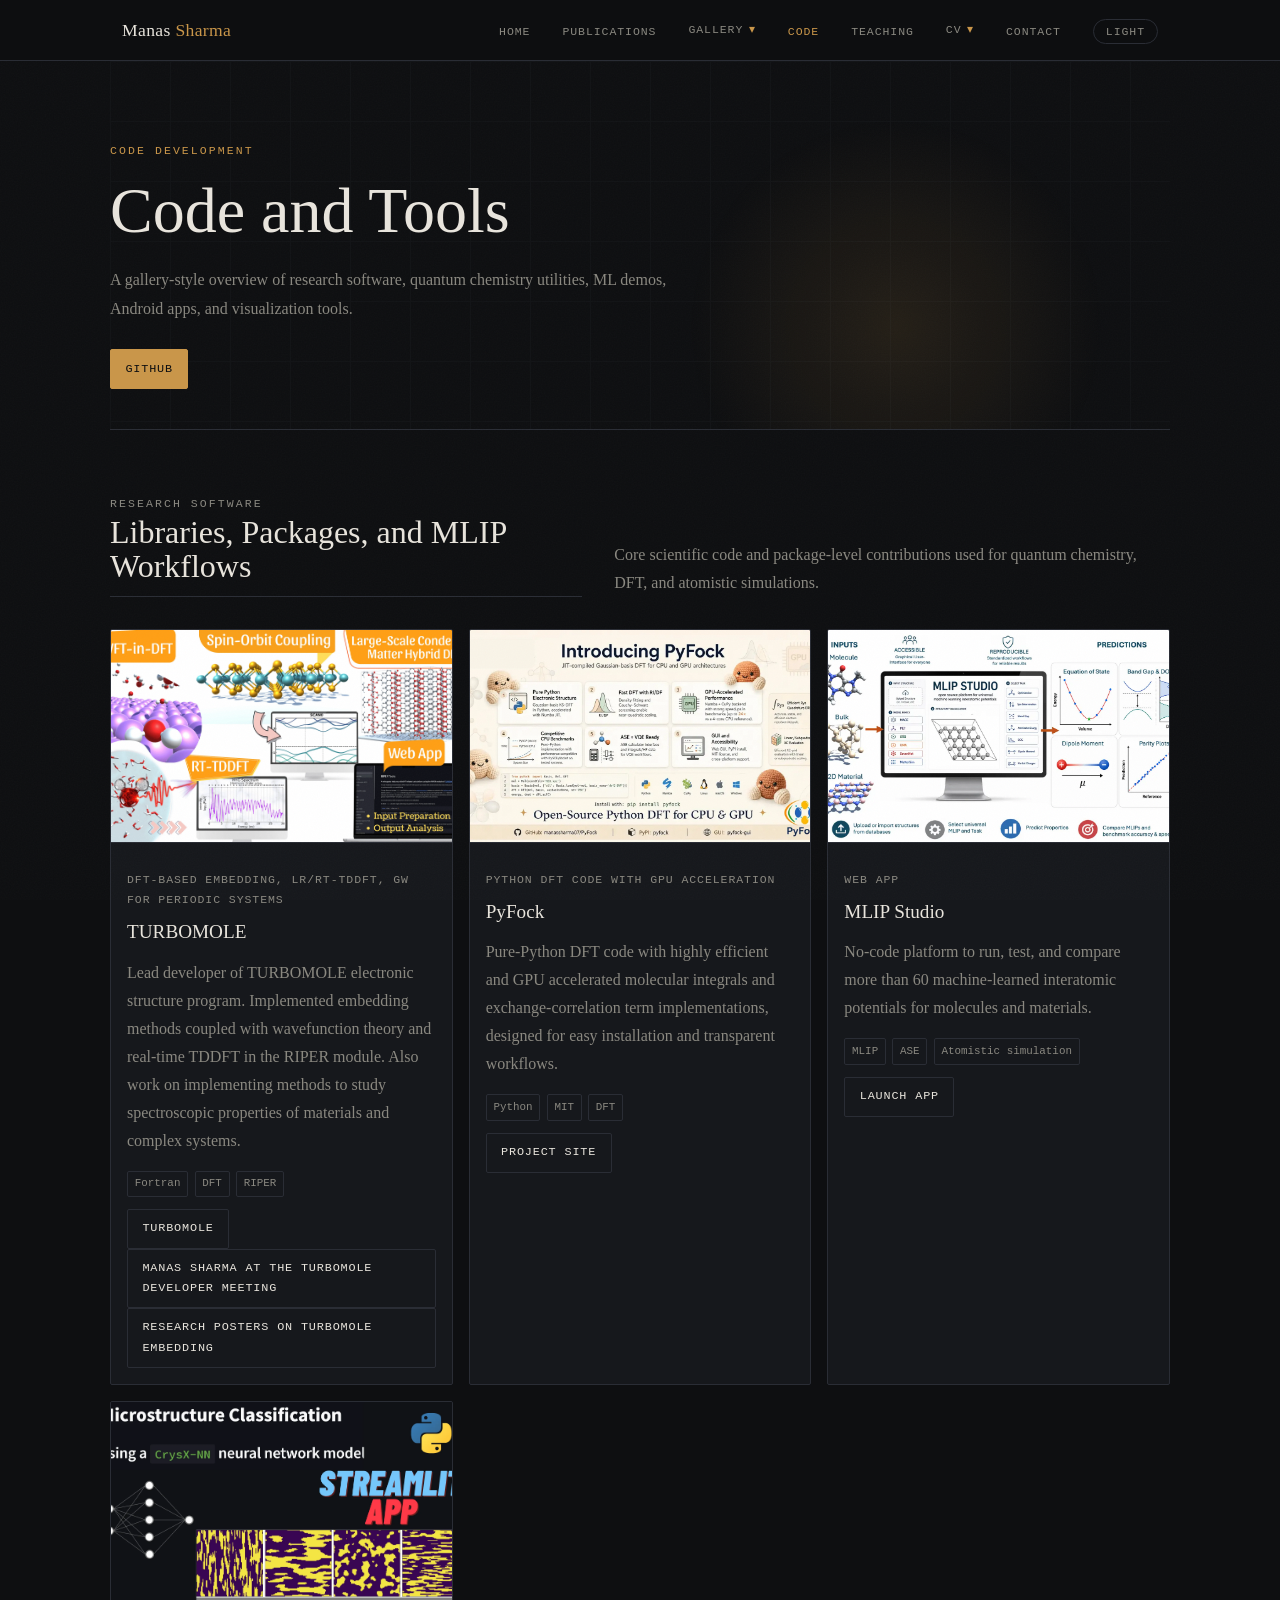
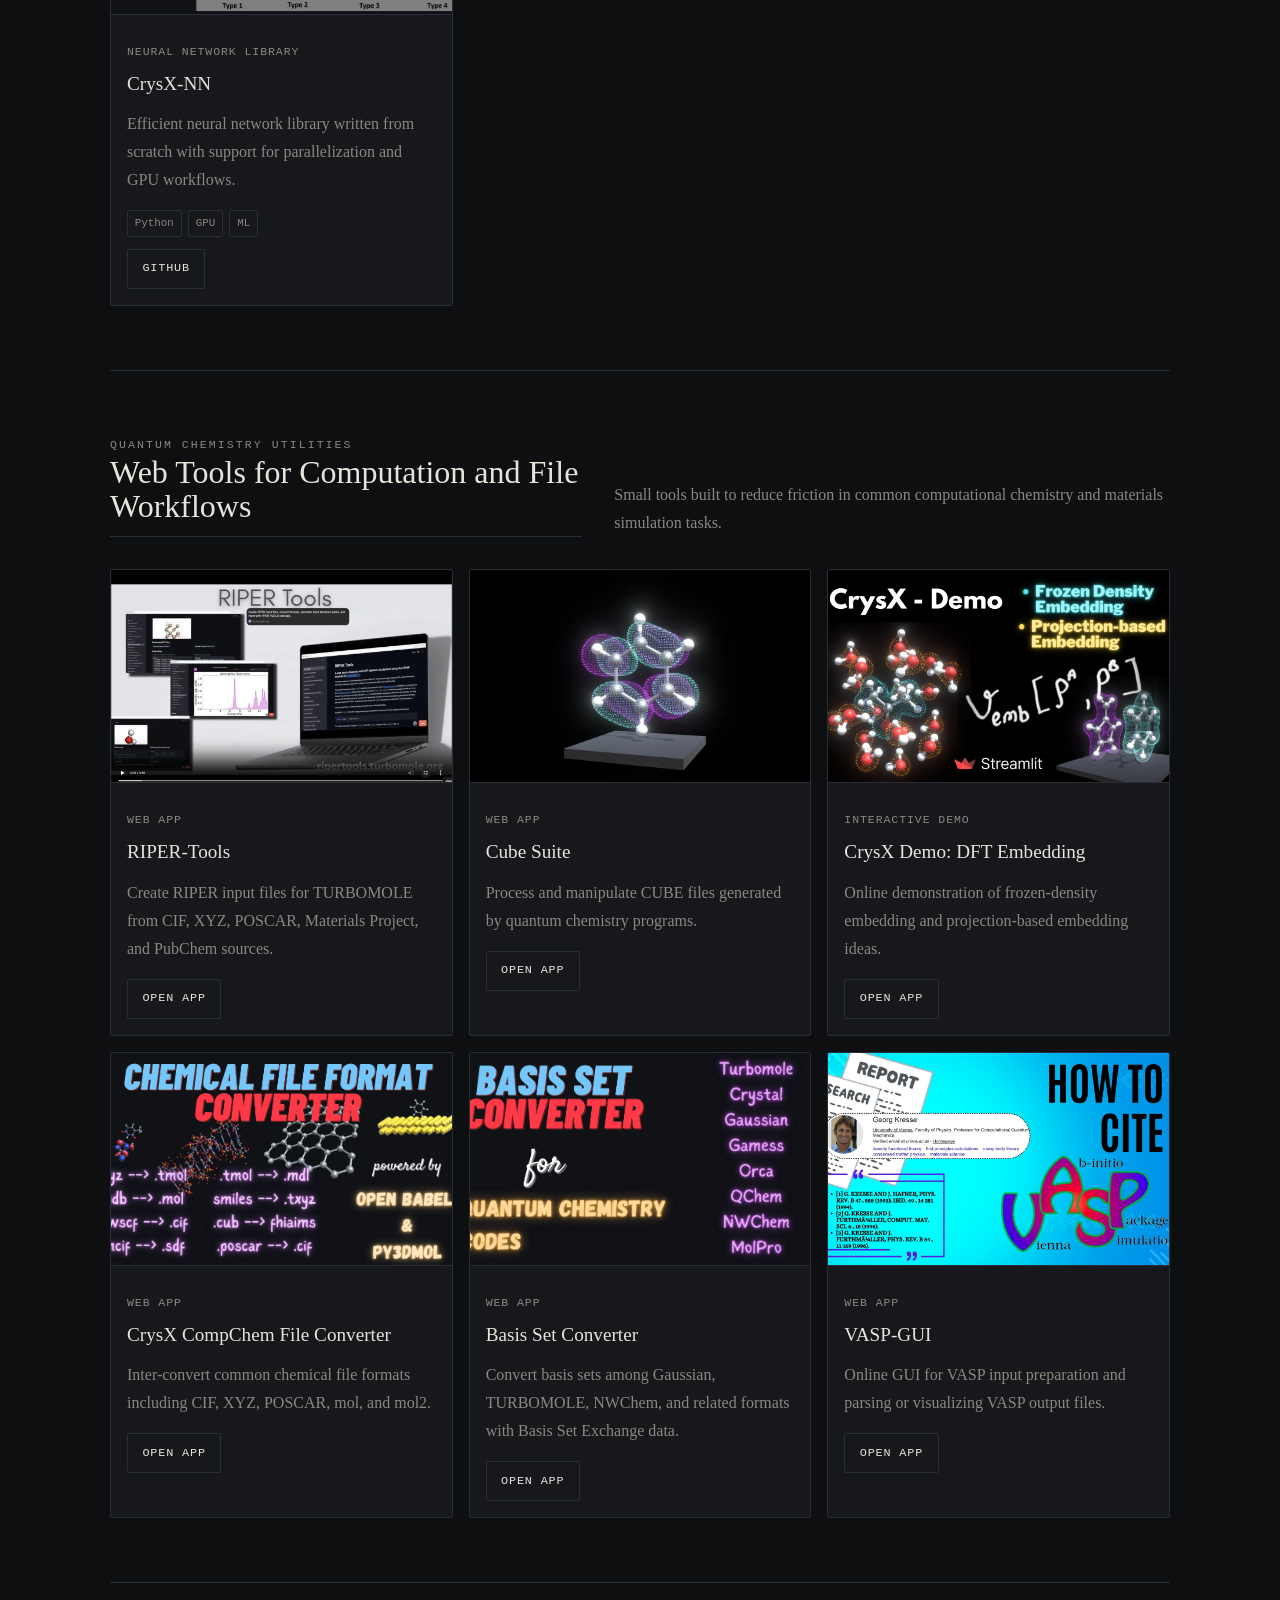
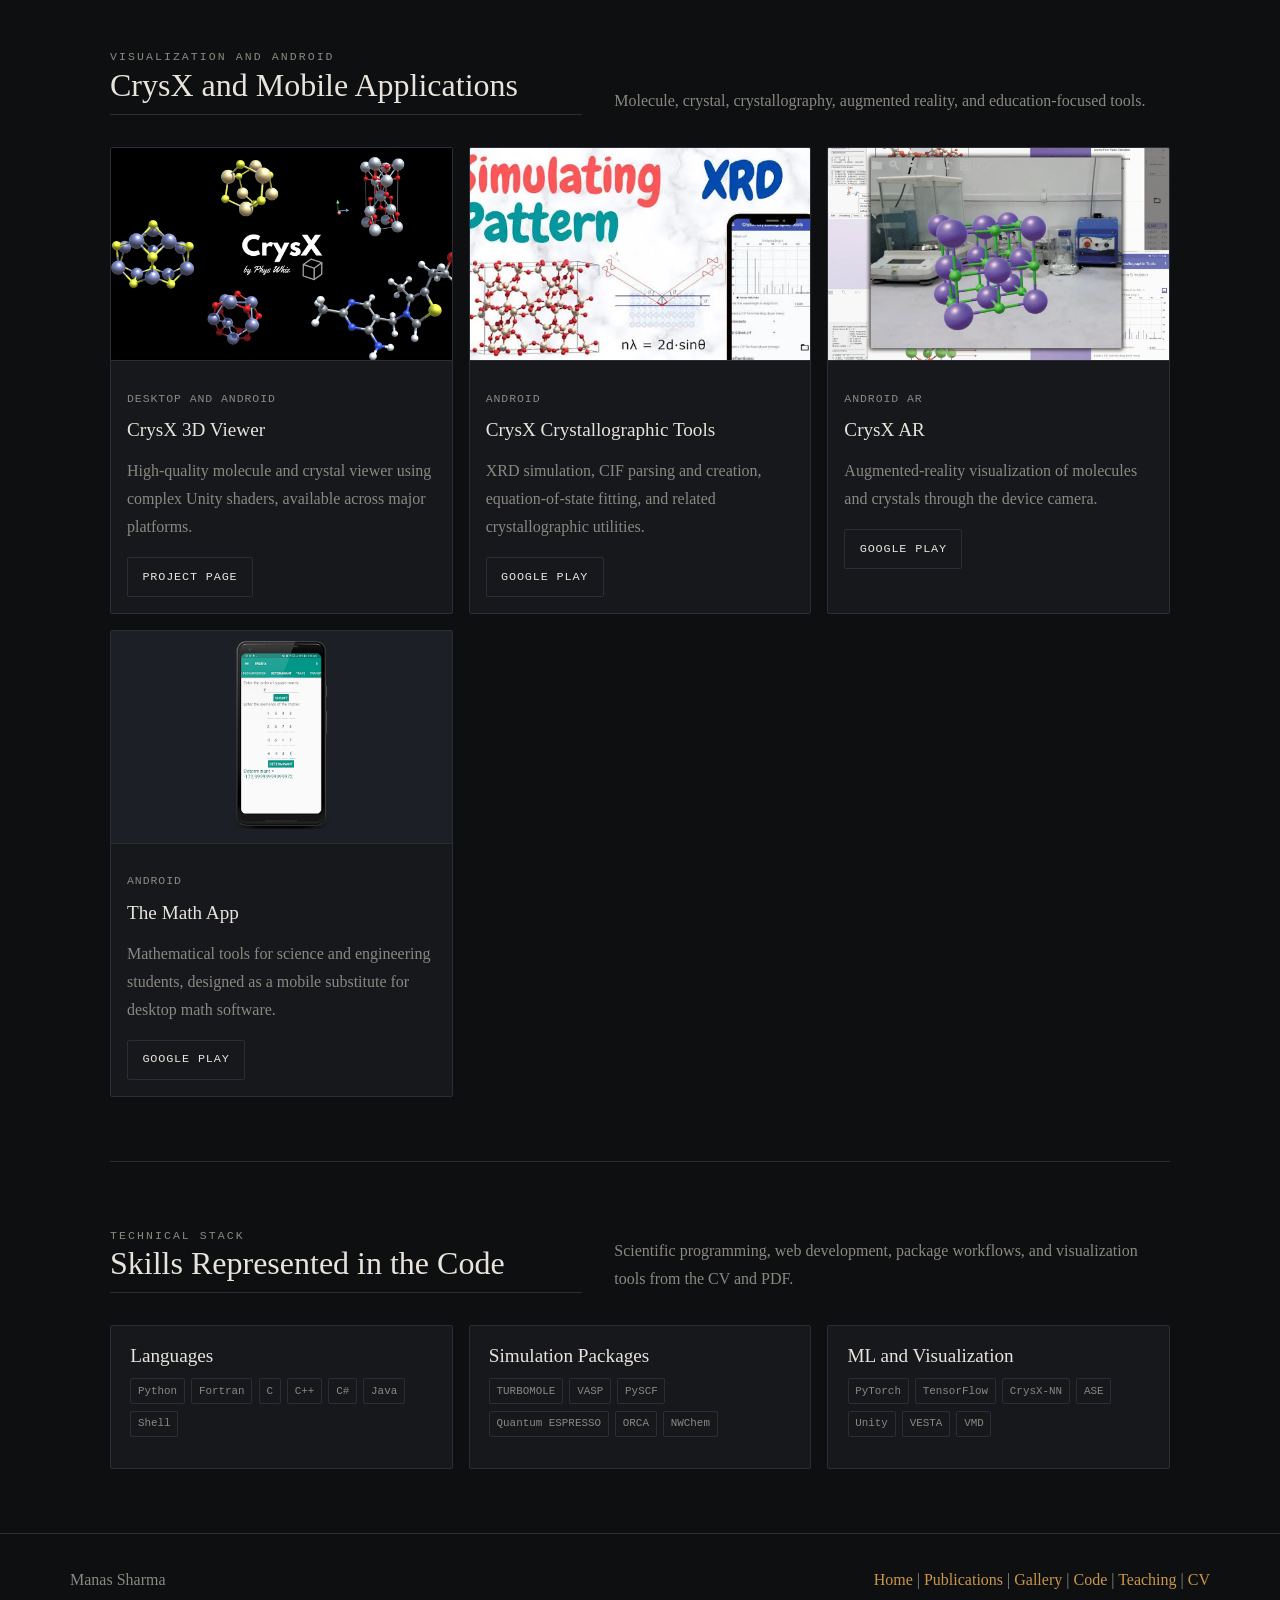
<file: HTML_Website/software.html>
<!DOCTYPE html>
<html lang="en" data-theme="dark">
<head>
  <meta charset="UTF-8">
  <meta name="viewport" content="width=device-width, initial-scale=1.0">
  <title>Code and Tools | Manas Sharma</title>
  <meta name="description" content="Scientific code, web apps, Android apps, and research tools by Manas Sharma, including PyFock, MLIP Studio, CrysX, RIPER-Tools, Cube Suite, and TURBOMOLE contributions.">
  <meta name="author" content="Manas Sharma">
  <meta name="keywords" content="Manas Sharma code, PyFock, MLIP Studio, CrysX, RIPER-Tools, Cube Suite, TURBOMOLE, VASP GUI">
  <meta name="robots" content="index, follow">
  <link rel="canonical" href="https://manas.bragitoff.com/software.html">
  <meta property="og:type" content="website">
  <meta property="og:title" content="Code and Tools | Manas Sharma">
  <meta property="og:description" content="Gallery-style portfolio of scientific software, DFT tools, MLIP apps, and visualization utilities.">
  <meta property="og:url" content="https://manas.bragitoff.com/software.html">
  <meta property="og:image" content="https://manas.bragitoff.com/assets/code/mlip-studio-overview.webp">
  <meta name="twitter:card" content="summary_large_image">
  <link rel="stylesheet" href="site.css?v=20260808-1">
  <script type="application/ld+json">
  {
    "@context": "https://schema.org",
    "@type": "ItemList",
    "name": "Code projects by Manas Sharma",
    "itemListElement": [
      {"@type": "SoftwareApplication", "position": 1, "name": "PyFock", "url": "https://pyfock.bragitoff.com"},
      {"@type": "SoftwareApplication", "position": 2, "name": "MLIP Studio", "url": "https://mlipstudio.iisc.ac.in"},
      {"@type": "SoftwareApplication", "position": 3, "name": "CrysX 3D Viewer", "url": "https://www.bragitoff.com/crysx-3d-viewer/"}
    ]
  }
  </script>
</head>
<body>
  <a class="skip-link" href="#main">Skip to content</a>
  <nav class="site-nav" aria-label="Primary navigation">
    <div class="nav-inner">
      <a class="brand" href="index.html">Manas <span>Sharma</span></a>
      <button class="nav-menu-toggle" type="button" aria-expanded="false" aria-controls="primary-menu">Menu</button>
      <ul class="nav-links" id="primary-menu">
        <li><a href="index.html">Home</a></li>
        <li><a href="publications.html">Publications</a></li>
        <li class="nav-dropdown">
          <details>
            <summary>Gallery</summary>
            <ul class="nav-dropdown-menu">
              <li><a href="gallery.html">Gallery overview</a></li>
              <li><a href="gallery.html#covers-title">Covers</a></li>
              <li><a href="gallery.html#tocs-title">TOC Graphics</a></li>
              <li><a href="gallery.html#research-visuals-title">Research Visuals</a></li>
              <li><a href="gallery.html#event-albums-title">Event Albums</a></li>
              <li><a href="gallery.html#recorded-talks-title">Recorded Talks</a></li>
              <li><a href="gallery.html#media-coverage">Media Coverage</a></li>
            </ul>
          </details>
        </li>
        <li><a class="active" href="software.html">Code</a></li>
        <li><a href="teaching.html">Teaching</a></li>
        <li class="nav-dropdown">
          <details>
            <summary>CV</summary>
            <ul class="nav-dropdown-menu">
              <li><a href="cv.html">CV overview</a></li>
              <li><a href="cv.html#profile-title">Research</a></li>
              <li><a href="cv.html#experience-title">Experience</a></li>
              <li><a href="cv.html#education-title">Education</a></li>
              <li><a href="cv.html#code-title">Software</a></li>
              <li><a href="cv.html#awards-title">Awards</a></li>
              <li><a href="cv.html#conferences-title">Conferences</a></li>
              <li><a href="cv.html#skills-title">Skills</a></li>
              <li><a href="cv.html#profiles-title">Links</a></li>
            </ul>
          </details>
        </li>
        <li><a href="index.html#contact">Contact</a></li>
        <li><button class="theme-toggle" type="button" data-theme-toggle onclick="toggleTheme()">Light</button></li>
      </ul>
    </div>
  </nav>

  <main id="main" class="page-wrap">
    <section class="hero compact">
      <div>
        <p class="eyebrow">Code development</p>
        <h1>Code and Tools</h1>
        <p class="lede">A gallery-style overview of research software, quantum chemistry utilities, ML demos, Android apps, and visualization tools.</p>
        <div class="button-row">
          <a class="btn" href="https://github.com/manassharma07" target="_blank" rel="noopener noreferrer">GitHub</a>
        </div>
      </div>
    </section>

    <section class="section" aria-labelledby="research-code-title">
      <div class="section-head">
        <div>
          <p class="eyebrow">Research software</p>
          <h2 id="research-code-title">Libraries, Packages, and MLIP Workflows</h2>
        </div>
        <p>Core scientific code and package-level contributions used for quantum chemistry, DFT, and atomistic simulations.</p>
      </div>
      <div class="tool-grid">
        <article class="tool-card" id="turbomole">
          <img src="assets/publications/dft-turbomole-toc.webp" alt="DFT in TURBOMOLE research graphic from Manas Sharma and co-authors" loading="lazy" data-lightbox="assets/publications/dft-turbomole-toc.webp">
          <div class="body">
            <p class="meta">DFT-Based Embedding, LR/RT-TDDFT, GW for periodic systems</p>
            <h3>TURBOMOLE</h3>
            <p>Lead developer of TURBOMOLE electronic structure program. Implemented embedding methods coupled with wavefunction theory and real-time TDDFT in the RIPER module. Also work on implementing methods to study spectroscopic properties of materials and complex systems.</p>
            <div class="chips"><span class="chip">Fortran</span><span class="chip">DFT</span><span class="chip">RIPER</span></div>
            <a class="pill-link" href="https://www.turbomole.org/" target="_blank" rel="noopener noreferrer">TURBOMOLE</a>
            <a class="pill-link" href="turbomole-oxford-2024.html">Manas Sharma at the TURBOMOLE developer meeting</a>
            <a class="pill-link" href="research-posters.html">Research posters on TURBOMOLE embedding</a>
          </div>
        </article>
        <article class="tool-card">
          <img src="assets/code/pyfock-overview.webp" alt="PyFock features and capabilities overview" loading="lazy" data-lightbox="assets/code/pyfock-overview.webp">
          <div class="body">
            <p class="meta">Python DFT code with GPU acceleration</p>
            <h3>PyFock</h3>
            <p>Pure-Python DFT code with highly efficient and GPU accelerated molecular integrals and exchange-correlation term implementations, designed for easy installation and transparent workflows.</p>
            <div class="chips"><span class="chip">Python</span><span class="chip">MIT</span><span class="chip">DFT</span></div>
            <a class="pill-link" href="https://pyfock.bragitoff.com" target="_blank" rel="noopener noreferrer">Project site</a>
          </div>
        </article>
        <article class="tool-card">
          <img src="assets/code/mlip-studio-overview.webp" alt="MLIP Studio workflow and predictions overview" loading="lazy" data-lightbox="assets/code/mlip-studio-overview.webp">
          <div class="body">
            <p class="meta">Web app</p>
            <h3>MLIP Studio</h3>
            <p>No-code platform to run, test, and compare more than 60 machine-learned interatomic potentials for molecules and materials.</p>
            <div class="chips"><span class="chip">MLIP</span><span class="chip">ASE</span><span class="chip">Atomistic simulation</span></div>
            <a class="pill-link" href="https://mlipstudio.iisc.ac.in" target="_blank" rel="noopener noreferrer">Launch app</a>
          </div>
        </article>
        <article class="tool-card">
          <img src="assets/code/microstructure-classifier.webp" alt="Microstructure classifier web app screenshot" loading="lazy" data-lightbox="assets/code/microstructure-classifier.webp">
          <div class="body">
            <p class="meta">Neural network library</p>
            <h3>CrysX-NN</h3>
            <p>Efficient neural network library written from scratch with support for parallelization and GPU workflows.</p>
            <div class="chips"><span class="chip">Python</span><span class="chip">GPU</span><span class="chip">ML</span></div>
            <a class="pill-link" href="https://github.com/manassharma07/crysx_nn" target="_blank" rel="noopener noreferrer">GitHub</a>
          </div>
        </article>
      </div>
    </section>

    <section class="section" aria-labelledby="chem-tools-title">
      <div class="section-head">
        <div>
          <p class="eyebrow">Quantum chemistry utilities</p>
          <h2 id="chem-tools-title">Web Tools for Computation and File Workflows</h2>
        </div>
        <p>Small tools built to reduce friction in common computational chemistry and materials simulation tasks.</p>
      </div>
      <div class="tool-grid">
        <article class="tool-card">
          <img src="assets/code/riper-tools-overview.webp" alt="RIPER-Tools web app overview" loading="lazy" data-lightbox="assets/code/riper-tools-overview.webp">
          <div class="body"><p class="meta">Web app</p><h3>RIPER-Tools</h3><p>Create RIPER input files for TURBOMOLE from CIF, XYZ, POSCAR, Materials Project, and PubChem sources.</p><a class="pill-link" href="https://ripertools.turbomole.org" target="_blank" rel="noopener noreferrer">Open App</a></div>
        </article>
        <article class="tool-card">
          <img src="assets/code/cube-suite.webp" alt="Cube Suite electron-density visualization" loading="lazy" data-lightbox="assets/code/cube-suite.webp">
          <div class="body"><p class="meta">Web app</p><h3>Cube Suite</h3><p>Process and manipulate CUBE files generated by quantum chemistry programs.</p><a class="pill-link" href="https://cubesuite.streamlit.app" target="_blank" rel="noopener noreferrer">Open App</a></div>
        </article>
        <article class="tool-card">
          <img src="assets/code/embedding-demo.webp" alt="CrysX DFT embedding demo thumbnail" loading="lazy" data-lightbox="assets/code/embedding-demo.webp">
          <div class="body"><p class="meta">Interactive demo</p><h3>CrysX Demo: DFT Embedding</h3><p>Online demonstration of frozen-density embedding and projection-based embedding ideas.</p><a class="pill-link" href="https://www.bragitoff.com/2022/11/crysx-demo-dft-based-embedding/" target="_blank" rel="noopener noreferrer">Open App</a></div>
        </article>
        <article class="tool-card">
          <img src="assets/code/file-converter.webp" alt="CrysX CompChem file converter screenshot" loading="lazy" data-lightbox="assets/code/file-converter.webp">
          <div class="body"><p class="meta">Web app</p><h3>CrysX CompChem File Converter</h3><p>Inter-convert common chemical file formats including CIF, XYZ, POSCAR, mol, and mol2.</p><a class="pill-link" href="https://www.bragitoff.com/2022/08/crysx-compchem-file-converter-web-app/" target="_blank" rel="noopener noreferrer">Open App</a></div>
        </article>
        <article class="tool-card">
          <img src="assets/code/basis-set-converter.webp" alt="Basis set converter web app screenshot" loading="lazy" data-lightbox="assets/code/basis-set-converter.webp">
          <div class="body"><p class="meta">Web app</p><h3>Basis Set Converter</h3><p>Convert basis sets among Gaussian, TURBOMOLE, NWChem, and related formats with Basis Set Exchange data.</p><a class="pill-link" href="https://www.bragitoff.com/2022/04/basis-set-converter-web-app/" target="_blank" rel="noopener noreferrer">Open App</a></div>
        </article>
        <article class="tool-card">
          <img src="assets/code/vasp-gui-hub.webp" alt="VASP workflow visual" loading="lazy" data-lightbox="assets/code/vasp-gui-hub.webp">
          <div class="body"><p class="meta">Web app</p><h3>VASP-GUI</h3><p>Online GUI for VASP input preparation and parsing or visualizing VASP output files.</p><a class="pill-link" href="https://vasp-gui.streamlit.app" target="_blank" rel="noopener noreferrer">Open App</a></div>
        </article>
      </div>
    </section>

    <section class="section" aria-labelledby="visual-tools-title">
      <div class="section-head">
        <div>
          <p class="eyebrow">Visualization and Android</p>
          <h2 id="visual-tools-title">CrysX and Mobile Applications</h2>
        </div>
        <p>Molecule, crystal, crystallography, augmented reality, and education-focused tools.</p>
      </div>
      <div class="tool-grid">
        <article class="tool-card">
          <img src="assets/code/crysx-3d-viewer.webp" alt="CrysX 3D Viewer screenshot" loading="lazy" data-lightbox="assets/code/crysx-3d-viewer.webp">
          <div class="body"><p class="meta">Desktop and Android</p><h3>CrysX 3D Viewer</h3><p>High-quality molecule and crystal viewer using complex Unity shaders, available across major platforms.</p><a class="pill-link" href="https://www.bragitoff.com/crysx-3d-viewer/" target="_blank" rel="noopener noreferrer">Project page</a></div>
        </article>
        <article class="tool-card">
          <img src="assets/code/crysx-crystallographic-tools-overview.webp" alt="CrysX crystallographic tools XRD simulation overview" loading="lazy" data-lightbox="assets/code/crysx-crystallographic-tools-overview.webp">
          <div class="body"><p class="meta">Android</p><h3>CrysX Crystallographic Tools</h3><p>XRD simulation, CIF parsing and creation, equation-of-state fitting, and related crystallographic utilities.</p><a class="pill-link" href="https://play.google.com/store/apps/details?id=com.bragitoff.powderdiffractionsimulator" target="_blank" rel="noopener noreferrer">Google Play</a></div>
        </article>
        <article class="tool-card">
          <img src="assets/code/crysx-ar.webp" alt="CrysX augmented-reality crystal visualization" loading="lazy" data-lightbox="assets/code/crysx-ar.webp">
          <div class="body"><p class="meta">Android AR</p><h3>CrysX AR</h3><p>Augmented-reality visualization of molecules and crystals through the device camera.</p><a class="pill-link" href="https://play.google.com/store/apps/details?id=com.bragitoff.crysxar" target="_blank" rel="noopener noreferrer">Google Play</a></div>
        </article>
        <article class="tool-card">
          <img class="contain-image" src="assets/code/the_math_app.webp" alt="The Math App matrix determinant calculator" loading="lazy" data-lightbox="assets/code/the_math_app.webp">
          <div class="body"><p class="meta">Android</p><h3>The Math App</h3><p>Mathematical tools for science and engineering students, designed as a mobile substitute for desktop math software.</p><a class="pill-link" href="https://play.google.com/store/apps/details?id=com.bragitoff.themathapp&hl=en_US&gl=US" target="_blank" rel="noopener noreferrer">Google Play</a></div>
        </article>
      </div>
    </section>

    <section class="section" aria-labelledby="skills-title">
      <div class="section-head">
        <div>
          <p class="eyebrow">Technical stack</p>
          <h2 id="skills-title">Skills Represented in the Code</h2>
        </div>
        <p>Scientific programming, web development, package workflows, and visualization tools from the CV and PDF.</p>
      </div>
      <div class="grid three">
        <article class="card"><h3>Languages</h3><div class="chips"><span class="chip">Python</span><span class="chip">Fortran</span><span class="chip">C</span><span class="chip">C++</span><span class="chip">C#</span><span class="chip">Java</span><span class="chip">Shell</span></div></article>
        <article class="card"><h3>Simulation Packages</h3><div class="chips"><span class="chip">TURBOMOLE</span><span class="chip">VASP</span><span class="chip">PySCF</span><span class="chip">Quantum ESPRESSO</span><span class="chip">ORCA</span><span class="chip">NWChem</span></div></article>
        <article class="card"><h3>ML and Visualization</h3><div class="chips"><span class="chip">PyTorch</span><span class="chip">TensorFlow</span><span class="chip">CrysX-NN</span><span class="chip">ASE</span><span class="chip">Unity</span><span class="chip">VESTA</span><span class="chip">VMD</span></div></article>
      </div>
    </section>
  </main>

  <footer class="footer">
    <div class="footer-inner">
      <span>Manas Sharma</span>
      <span><a href="index.html">Home</a> | <a href="publications.html">Publications</a> | <a href="gallery.html">Gallery</a> | <a href="software.html">Code</a> | <a href="teaching.html">Teaching</a> | <a href="cv.html">CV</a></span>
    </div>
  </footer>
  <script src="site.js?v=20260808-1" defer></script>
</body>
</html>
</file>
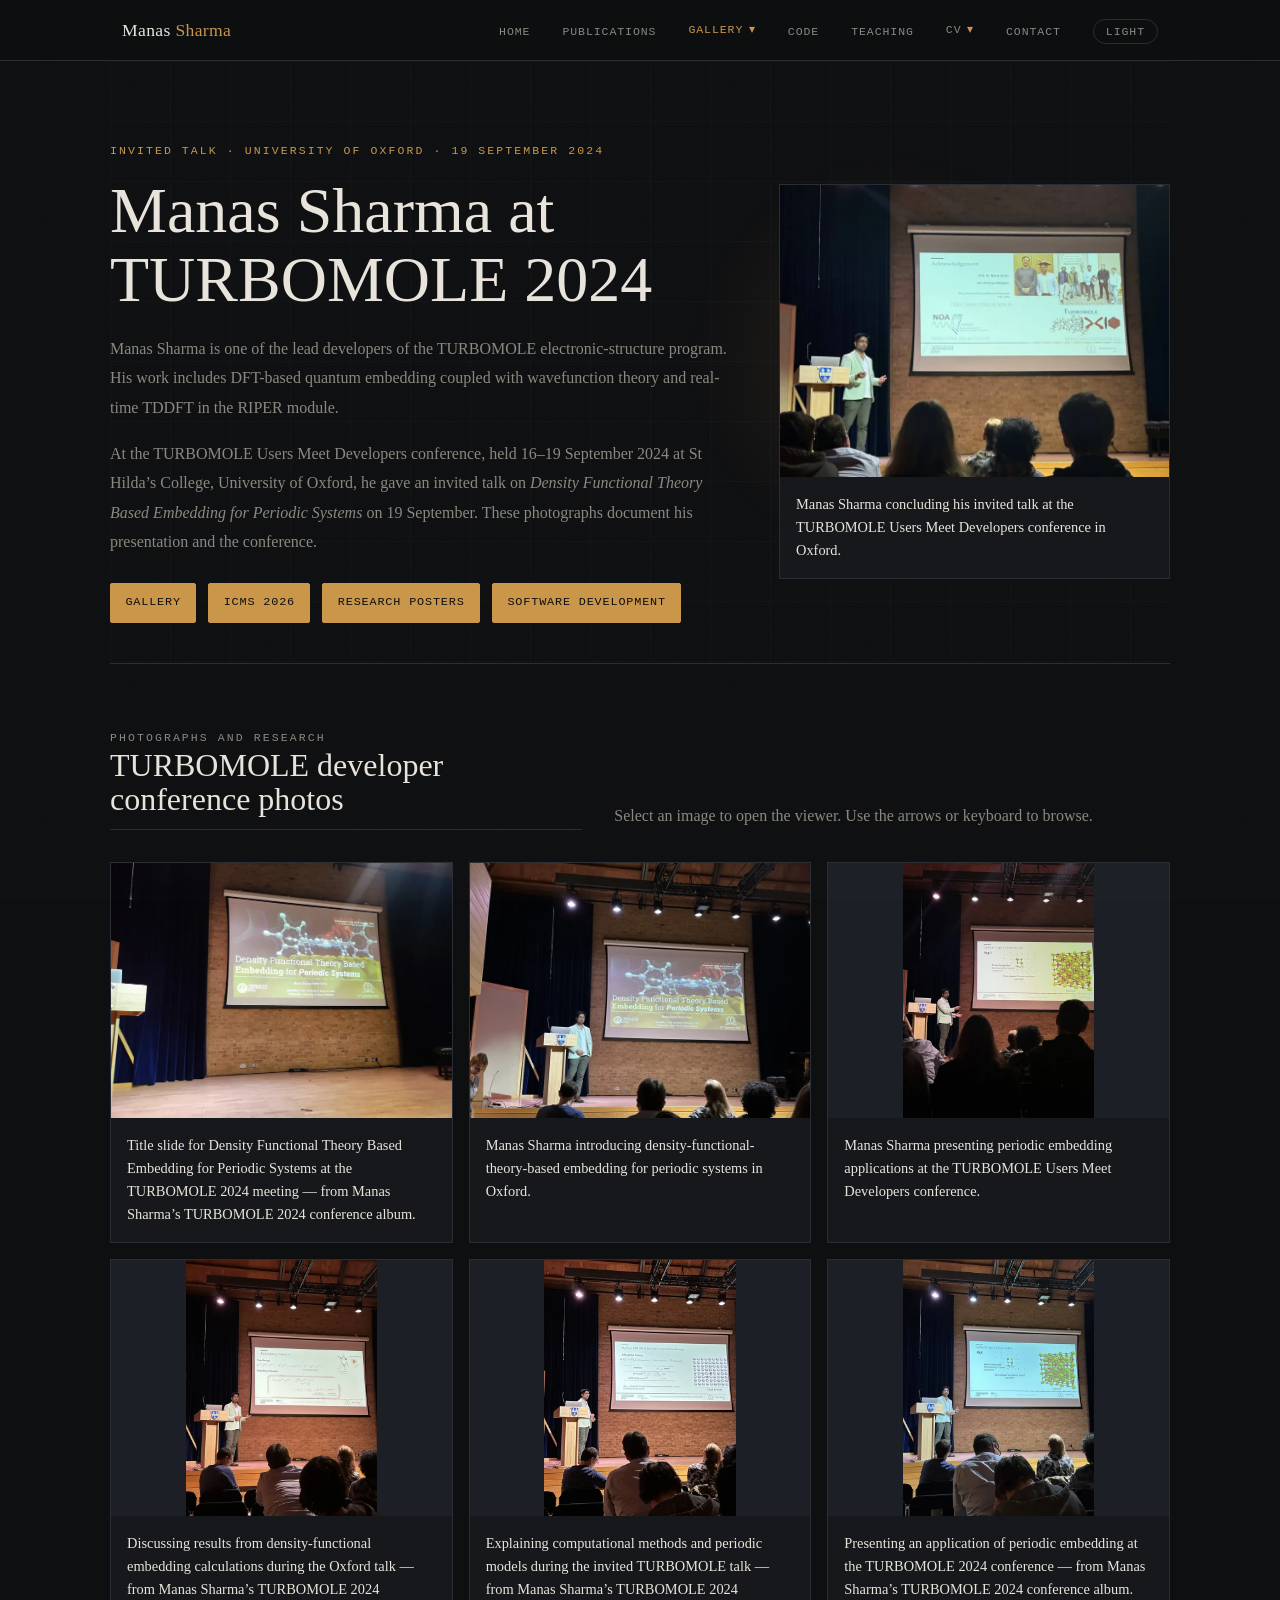
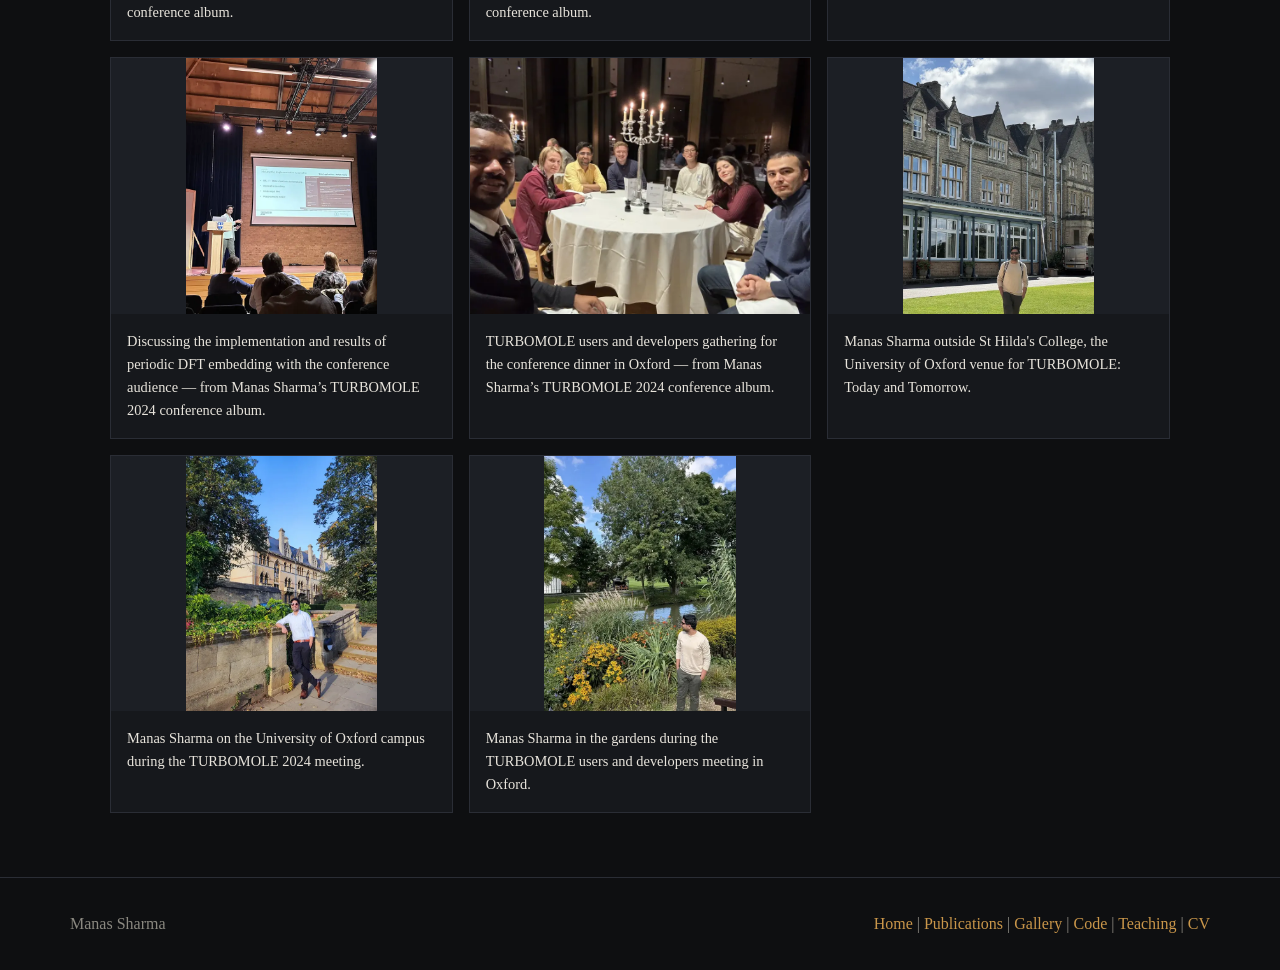
<file: HTML_Website/turbomole-oxford-2024.html>
<!DOCTYPE html>
<html lang="en" data-theme="dark">
<head>
  <meta charset="UTF-8">
  <meta name="viewport" content="width=device-width, initial-scale=1.0">
  <title>Manas Sharma | TURBOMOLE Developer at Oxford 2024</title>
  <meta name="description" content="Manas Sharma, a TURBOMOLE developer, presenting periodic DFT embedding at the TURBOMOLE Users Meet Developers conference in Oxford in September 2024.">
  <meta name="author" content="Manas Sharma">
  <meta name="robots" content="index, follow, max-image-preview:large">
  <link rel="canonical" href="https://manas.bragitoff.com/turbomole-oxford-2024.html">
  <meta property="og:type" content="website">
  <meta property="og:title" content="Manas Sharma | TURBOMOLE Developer at Oxford 2024">
  <meta property="og:description" content="Manas Sharma, a TURBOMOLE developer, presenting periodic DFT embedding at the TURBOMOLE Users Meet Developers conference in Oxford in September 2024.">
  <meta property="og:url" content="https://manas.bragitoff.com/turbomole-oxford-2024.html">
  <meta property="og:image" content="https://manas.bragitoff.com/assets/gallery/optimized/turbomole-oxford-2024/closing-acknowledgements.webp">
  <meta property="og:image:alt" content="Manas Sharma concluding his invited talk at the TURBOMOLE Users Meet Developers conference in Oxford.">
  <meta name="twitter:card" content="summary_large_image">
  <link rel="stylesheet" href="site.css?v=20260808-3">
  <link rel="stylesheet" href="album.css?v=20261013-1">
  <script type="application/ld+json">{
  "@context": "https://schema.org",
  "@graph": [
    {
      "@type": "Person",
      "@id": "https://manas.bragitoff.com/#manas-sharma",
      "name": "Manas Sharma",
      "url": "https://manas.bragitoff.com/",
      "jobTitle": "Postdoctoral Researcher",
      "sameAs": [
        "https://orcid.org/0000-0002-5346-6280",
        "https://github.com/manassharma07",
        "https://www.linkedin.com/in/manassharma07/",
        "https://scholar.google.com/citations?user=WYOEL94AAAAJ"
      ],
      "affiliation": {
        "@type": "Organization",
        "name": "Indian Institute of Science",
        "url": "https://iisc.ac.in/"
      },
      "image": "https://manas.bragitoff.com/assets/profile/manas-sharma.webp"
    },
    {
      "@type": "ImageGallery",
      "@id": "https://manas.bragitoff.com/turbomole-oxford-2024.html#album",
      "url": "https://manas.bragitoff.com/turbomole-oxford-2024.html",
      "name": "Manas Sharma at TURBOMOLE 2024",
      "description": "Manas Sharma, a TURBOMOLE developer, presenting periodic DFT embedding at the TURBOMOLE Users Meet Developers conference in Oxford in September 2024.",
      "about": {
        "@id": "https://manas.bragitoff.com/#manas-sharma"
      },
      "primaryImageOfPage": {
        "@id": "https://manas.bragitoff.com/turbomole-oxford-2024.html#image-1"
      },
      "image": [
        {
          "@id": "https://manas.bragitoff.com/turbomole-oxford-2024.html#image-1"
        },
        {
          "@id": "https://manas.bragitoff.com/turbomole-oxford-2024.html#image-2"
        },
        {
          "@id": "https://manas.bragitoff.com/turbomole-oxford-2024.html#image-3"
        },
        {
          "@id": "https://manas.bragitoff.com/turbomole-oxford-2024.html#image-4"
        },
        {
          "@id": "https://manas.bragitoff.com/turbomole-oxford-2024.html#image-5"
        },
        {
          "@id": "https://manas.bragitoff.com/turbomole-oxford-2024.html#image-6"
        },
        {
          "@id": "https://manas.bragitoff.com/turbomole-oxford-2024.html#image-7"
        },
        {
          "@id": "https://manas.bragitoff.com/turbomole-oxford-2024.html#image-8"
        },
        {
          "@id": "https://manas.bragitoff.com/turbomole-oxford-2024.html#image-9"
        },
        {
          "@id": "https://manas.bragitoff.com/turbomole-oxford-2024.html#image-10"
        },
        {
          "@id": "https://manas.bragitoff.com/turbomole-oxford-2024.html#image-11"
        },
        {
          "@id": "https://manas.bragitoff.com/turbomole-oxford-2024.html#image-12"
        }
      ],
      "hasPart": [
        {
          "@id": "https://manas.bragitoff.com/turbomole-oxford-2024.html#image-1"
        },
        {
          "@id": "https://manas.bragitoff.com/turbomole-oxford-2024.html#image-2"
        },
        {
          "@id": "https://manas.bragitoff.com/turbomole-oxford-2024.html#image-3"
        },
        {
          "@id": "https://manas.bragitoff.com/turbomole-oxford-2024.html#image-4"
        },
        {
          "@id": "https://manas.bragitoff.com/turbomole-oxford-2024.html#image-5"
        },
        {
          "@id": "https://manas.bragitoff.com/turbomole-oxford-2024.html#image-6"
        },
        {
          "@id": "https://manas.bragitoff.com/turbomole-oxford-2024.html#image-7"
        },
        {
          "@id": "https://manas.bragitoff.com/turbomole-oxford-2024.html#image-8"
        },
        {
          "@id": "https://manas.bragitoff.com/turbomole-oxford-2024.html#image-9"
        },
        {
          "@id": "https://manas.bragitoff.com/turbomole-oxford-2024.html#image-10"
        },
        {
          "@id": "https://manas.bragitoff.com/turbomole-oxford-2024.html#image-11"
        },
        {
          "@id": "https://manas.bragitoff.com/turbomole-oxford-2024.html#image-12"
        }
      ]
    },
    {
      "@type": "ImageObject",
      "@id": "https://manas.bragitoff.com/turbomole-oxford-2024.html#image-1",
      "name": "Manas Sharma concluding his invited talk at the TURBOMOLE Users Meet Developers conference in Oxford.",
      "caption": "Manas Sharma concluding his invited talk at the TURBOMOLE Users Meet Developers conference in Oxford.",
      "description": "Manas Sharma concluding his invited talk at the TURBOMOLE Users Meet Developers conference in Oxford.",
      "contentUrl": "https://manas.bragitoff.com/assets/gallery/optimized/turbomole-oxford-2024/closing-acknowledgements.webp",
      "thumbnailUrl": "https://manas.bragitoff.com/assets/gallery/optimized/search-previews/manas-sharma-turbomole-2024-closing-acknowledgements.webp",
      "width": 1600,
      "height": 1200,
      "encodingFormat": "image/webp",
      "about": {
        "@id": "https://manas.bragitoff.com/#manas-sharma"
      },
      "isPartOf": {
        "@id": "https://manas.bragitoff.com/turbomole-oxford-2024.html#album"
      },
      "keywords": [
        "Manas Sharma",
        "TURBOMOLE 2024",
        "conference presentations",
        "University of Oxford"
      ],
      "contentLocation": {
        "@type": "Place",
        "name": "University of Oxford, Oxford, United Kingdom"
      }
    },
    {
      "@type": "ImageObject",
      "@id": "https://manas.bragitoff.com/turbomole-oxford-2024.html#image-2",
      "name": "Title slide for Density Functional Theory Based Embedding for Periodic Systems at the TURBOMOLE 2024 meeting — from Manas Sharma’s TURBOMOLE 2024 conference album.",
      "caption": "Title slide for Density Functional Theory Based Embedding for Periodic Systems at the TURBOMOLE 2024 meeting — from Manas Sharma’s TURBOMOLE 2024 conference album.",
      "description": "Title slide for Density Functional Theory Based Embedding for Periodic Systems at the TURBOMOLE 2024 meeting — from Manas Sharma’s TURBOMOLE 2024 conference album.",
      "contentUrl": "https://manas.bragitoff.com/assets/gallery/optimized/turbomole-oxford-2024/embedding-talk-title.webp",
      "thumbnailUrl": "https://manas.bragitoff.com/assets/gallery/optimized/search-previews/manas-sharma-turbomole-2024-embedding-talk-title.webp",
      "width": 1600,
      "height": 1197,
      "encodingFormat": "image/webp",
      "about": {
        "@id": "https://manas.bragitoff.com/#manas-sharma"
      },
      "isPartOf": {
        "@id": "https://manas.bragitoff.com/turbomole-oxford-2024.html#album"
      },
      "keywords": [
        "Manas Sharma",
        "TURBOMOLE 2024",
        "conference presentations",
        "University of Oxford"
      ],
      "contentLocation": {
        "@type": "Place",
        "name": "University of Oxford, Oxford, United Kingdom"
      }
    },
    {
      "@type": "ImageObject",
      "@id": "https://manas.bragitoff.com/turbomole-oxford-2024.html#image-3",
      "name": "Manas Sharma introducing density-functional-theory-based embedding for periodic systems in Oxford.",
      "caption": "Manas Sharma introducing density-functional-theory-based embedding for periodic systems in Oxford.",
      "description": "Manas Sharma introducing density-functional-theory-based embedding for periodic systems in Oxford.",
      "contentUrl": "https://manas.bragitoff.com/assets/gallery/optimized/turbomole-oxford-2024/embedding-talk-stage.webp",
      "thumbnailUrl": "https://manas.bragitoff.com/assets/gallery/optimized/search-previews/manas-sharma-turbomole-2024-embedding-talk-stage.webp",
      "width": 1600,
      "height": 1200,
      "encodingFormat": "image/webp",
      "about": {
        "@id": "https://manas.bragitoff.com/#manas-sharma"
      },
      "isPartOf": {
        "@id": "https://manas.bragitoff.com/turbomole-oxford-2024.html#album"
      },
      "keywords": [
        "Manas Sharma",
        "TURBOMOLE 2024",
        "conference presentations",
        "University of Oxford"
      ],
      "contentLocation": {
        "@type": "Place",
        "name": "University of Oxford, Oxford, United Kingdom"
      }
    },
    {
      "@type": "ImageObject",
      "@id": "https://manas.bragitoff.com/turbomole-oxford-2024.html#image-4",
      "name": "Manas Sharma presenting periodic embedding applications at the TURBOMOLE Users Meet Developers conference.",
      "caption": "Manas Sharma presenting periodic embedding applications at the TURBOMOLE Users Meet Developers conference.",
      "description": "Manas Sharma presenting periodic embedding applications at the TURBOMOLE Users Meet Developers conference.",
      "contentUrl": "https://manas.bragitoff.com/assets/gallery/optimized/turbomole-oxford-2024/presenting-invited-talk.webp",
      "thumbnailUrl": "https://manas.bragitoff.com/assets/gallery/optimized/search-previews/manas-sharma-turbomole-2024-presenting-invited-talk.webp",
      "width": 1200,
      "height": 1600,
      "encodingFormat": "image/webp",
      "about": {
        "@id": "https://manas.bragitoff.com/#manas-sharma"
      },
      "isPartOf": {
        "@id": "https://manas.bragitoff.com/turbomole-oxford-2024.html#album"
      },
      "keywords": [
        "Manas Sharma",
        "TURBOMOLE 2024",
        "conference presentations",
        "University of Oxford"
      ],
      "contentLocation": {
        "@type": "Place",
        "name": "University of Oxford, Oxford, United Kingdom"
      }
    },
    {
      "@type": "ImageObject",
      "@id": "https://manas.bragitoff.com/turbomole-oxford-2024.html#image-5",
      "name": "Discussing results from density-functional embedding calculations during the Oxford talk — from Manas Sharma’s TURBOMOLE 2024 conference album.",
      "caption": "Discussing results from density-functional embedding calculations during the Oxford talk — from Manas Sharma’s TURBOMOLE 2024 conference album.",
      "description": "Discussing results from density-functional embedding calculations during the Oxford talk — from Manas Sharma’s TURBOMOLE 2024 conference album.",
      "contentUrl": "https://manas.bragitoff.com/assets/gallery/optimized/turbomole-oxford-2024/embedding-results.webp",
      "thumbnailUrl": "https://manas.bragitoff.com/assets/gallery/optimized/search-previews/manas-sharma-turbomole-2024-embedding-results.webp",
      "width": 1200,
      "height": 1600,
      "encodingFormat": "image/webp",
      "about": {
        "@id": "https://manas.bragitoff.com/#manas-sharma"
      },
      "isPartOf": {
        "@id": "https://manas.bragitoff.com/turbomole-oxford-2024.html#album"
      },
      "keywords": [
        "Manas Sharma",
        "TURBOMOLE 2024",
        "conference presentations",
        "University of Oxford"
      ],
      "contentLocation": {
        "@type": "Place",
        "name": "University of Oxford, Oxford, United Kingdom"
      }
    },
    {
      "@type": "ImageObject",
      "@id": "https://manas.bragitoff.com/turbomole-oxford-2024.html#image-6",
      "name": "Explaining computational methods and periodic models during the invited TURBOMOLE talk — from Manas Sharma’s TURBOMOLE 2024 conference album.",
      "caption": "Explaining computational methods and periodic models during the invited TURBOMOLE talk — from Manas Sharma’s TURBOMOLE 2024 conference album.",
      "description": "Explaining computational methods and periodic models during the invited TURBOMOLE talk — from Manas Sharma’s TURBOMOLE 2024 conference album.",
      "contentUrl": "https://manas.bragitoff.com/assets/gallery/optimized/turbomole-oxford-2024/embedding-methods.webp",
      "thumbnailUrl": "https://manas.bragitoff.com/assets/gallery/optimized/search-previews/manas-sharma-turbomole-2024-embedding-methods.webp",
      "width": 1200,
      "height": 1600,
      "encodingFormat": "image/webp",
      "about": {
        "@id": "https://manas.bragitoff.com/#manas-sharma"
      },
      "isPartOf": {
        "@id": "https://manas.bragitoff.com/turbomole-oxford-2024.html#album"
      },
      "keywords": [
        "Manas Sharma",
        "TURBOMOLE 2024",
        "conference presentations",
        "University of Oxford"
      ],
      "contentLocation": {
        "@type": "Place",
        "name": "University of Oxford, Oxford, United Kingdom"
      }
    },
    {
      "@type": "ImageObject",
      "@id": "https://manas.bragitoff.com/turbomole-oxford-2024.html#image-7",
      "name": "Presenting an application of periodic embedding at the TURBOMOLE 2024 conference — from Manas Sharma’s TURBOMOLE 2024 conference album.",
      "caption": "Presenting an application of periodic embedding at the TURBOMOLE 2024 conference — from Manas Sharma’s TURBOMOLE 2024 conference album.",
      "description": "Presenting an application of periodic embedding at the TURBOMOLE 2024 conference — from Manas Sharma’s TURBOMOLE 2024 conference album.",
      "contentUrl": "https://manas.bragitoff.com/assets/gallery/optimized/turbomole-oxford-2024/periodic-embedding-applications.webp",
      "thumbnailUrl": "https://manas.bragitoff.com/assets/gallery/optimized/search-previews/manas-sharma-turbomole-2024-periodic-embedding-applications.webp",
      "width": 1200,
      "height": 1600,
      "encodingFormat": "image/webp",
      "about": {
        "@id": "https://manas.bragitoff.com/#manas-sharma"
      },
      "isPartOf": {
        "@id": "https://manas.bragitoff.com/turbomole-oxford-2024.html#album"
      },
      "keywords": [
        "Manas Sharma",
        "TURBOMOLE 2024",
        "conference presentations",
        "University of Oxford"
      ],
      "contentLocation": {
        "@type": "Place",
        "name": "University of Oxford, Oxford, United Kingdom"
      }
    },
    {
      "@type": "ImageObject",
      "@id": "https://manas.bragitoff.com/turbomole-oxford-2024.html#image-8",
      "name": "Discussing the implementation and results of periodic DFT embedding with the conference audience — from Manas Sharma’s TURBOMOLE 2024 conference album.",
      "caption": "Discussing the implementation and results of periodic DFT embedding with the conference audience — from Manas Sharma’s TURBOMOLE 2024 conference album.",
      "description": "Discussing the implementation and results of periodic DFT embedding with the conference audience — from Manas Sharma’s TURBOMOLE 2024 conference album.",
      "contentUrl": "https://manas.bragitoff.com/assets/gallery/optimized/turbomole-oxford-2024/invited-talk-discussion.webp",
      "thumbnailUrl": "https://manas.bragitoff.com/assets/gallery/optimized/search-previews/manas-sharma-turbomole-2024-invited-talk-discussion.webp",
      "width": 1200,
      "height": 1600,
      "encodingFormat": "image/webp",
      "about": {
        "@id": "https://manas.bragitoff.com/#manas-sharma"
      },
      "isPartOf": {
        "@id": "https://manas.bragitoff.com/turbomole-oxford-2024.html#album"
      },
      "keywords": [
        "Manas Sharma",
        "TURBOMOLE 2024",
        "conference presentations",
        "University of Oxford"
      ],
      "contentLocation": {
        "@type": "Place",
        "name": "University of Oxford, Oxford, United Kingdom"
      }
    },
    {
      "@type": "ImageObject",
      "@id": "https://manas.bragitoff.com/turbomole-oxford-2024.html#image-9",
      "name": "TURBOMOLE users and developers gathering for the conference dinner in Oxford — from Manas Sharma’s TURBOMOLE 2024 conference album.",
      "caption": "TURBOMOLE users and developers gathering for the conference dinner in Oxford — from Manas Sharma’s TURBOMOLE 2024 conference album.",
      "description": "TURBOMOLE users and developers gathering for the conference dinner in Oxford — from Manas Sharma’s TURBOMOLE 2024 conference album.",
      "contentUrl": "https://manas.bragitoff.com/assets/gallery/optimized/turbomole-oxford-2024/conference-dinner.webp",
      "thumbnailUrl": "https://manas.bragitoff.com/assets/gallery/optimized/search-previews/manas-sharma-turbomole-2024-conference-dinner.webp",
      "width": 1600,
      "height": 1200,
      "encodingFormat": "image/webp",
      "about": {
        "@id": "https://manas.bragitoff.com/#manas-sharma"
      },
      "isPartOf": {
        "@id": "https://manas.bragitoff.com/turbomole-oxford-2024.html#album"
      },
      "keywords": [
        "Manas Sharma",
        "TURBOMOLE 2024",
        "conference presentations",
        "University of Oxford"
      ],
      "contentLocation": {
        "@type": "Place",
        "name": "University of Oxford, Oxford, United Kingdom"
      }
    },
    {
      "@type": "ImageObject",
      "@id": "https://manas.bragitoff.com/turbomole-oxford-2024.html#image-10",
      "name": "Manas Sharma outside St Hilda's College, the University of Oxford venue for TURBOMOLE: Today and Tomorrow.",
      "caption": "Manas Sharma outside St Hilda's College, the University of Oxford venue for TURBOMOLE: Today and Tomorrow.",
      "description": "Manas Sharma outside St Hilda's College, the University of Oxford venue for TURBOMOLE: Today and Tomorrow.",
      "contentUrl": "https://manas.bragitoff.com/assets/gallery/optimized/turbomole-oxford-2024/st-hildas-college.webp",
      "thumbnailUrl": "https://manas.bragitoff.com/assets/gallery/optimized/search-previews/manas-sharma-turbomole-2024-st-hildas-college.webp",
      "width": 867,
      "height": 1156,
      "encodingFormat": "image/webp",
      "about": {
        "@id": "https://manas.bragitoff.com/#manas-sharma"
      },
      "isPartOf": {
        "@id": "https://manas.bragitoff.com/turbomole-oxford-2024.html#album"
      },
      "keywords": [
        "Manas Sharma",
        "TURBOMOLE 2024",
        "conference presentations",
        "University of Oxford"
      ],
      "contentLocation": {
        "@type": "Place",
        "name": "University of Oxford, Oxford, United Kingdom"
      }
    },
    {
      "@type": "ImageObject",
      "@id": "https://manas.bragitoff.com/turbomole-oxford-2024.html#image-11",
      "name": "Manas Sharma on the University of Oxford campus during the TURBOMOLE 2024 meeting.",
      "caption": "Manas Sharma on the University of Oxford campus during the TURBOMOLE 2024 meeting.",
      "description": "Manas Sharma on the University of Oxford campus during the TURBOMOLE 2024 meeting.",
      "contentUrl": "https://manas.bragitoff.com/assets/gallery/optimized/turbomole-oxford-2024/oxford-campus.webp",
      "thumbnailUrl": "https://manas.bragitoff.com/assets/gallery/optimized/search-previews/manas-sharma-turbomole-2024-oxford-campus.webp",
      "width": 734,
      "height": 981,
      "encodingFormat": "image/webp",
      "about": {
        "@id": "https://manas.bragitoff.com/#manas-sharma"
      },
      "isPartOf": {
        "@id": "https://manas.bragitoff.com/turbomole-oxford-2024.html#album"
      },
      "keywords": [
        "Manas Sharma",
        "TURBOMOLE 2024",
        "conference presentations",
        "University of Oxford"
      ],
      "contentLocation": {
        "@type": "Place",
        "name": "University of Oxford, Oxford, United Kingdom"
      }
    },
    {
      "@type": "ImageObject",
      "@id": "https://manas.bragitoff.com/turbomole-oxford-2024.html#image-12",
      "name": "Manas Sharma in the gardens during the TURBOMOLE users and developers meeting in Oxford.",
      "caption": "Manas Sharma in the gardens during the TURBOMOLE users and developers meeting in Oxford.",
      "description": "Manas Sharma in the gardens during the TURBOMOLE users and developers meeting in Oxford.",
      "contentUrl": "https://manas.bragitoff.com/assets/gallery/optimized/turbomole-oxford-2024/conference-gardens.webp",
      "thumbnailUrl": "https://manas.bragitoff.com/assets/gallery/optimized/search-previews/manas-sharma-turbomole-2024-conference-gardens.webp",
      "width": 736,
      "height": 981,
      "encodingFormat": "image/webp",
      "about": {
        "@id": "https://manas.bragitoff.com/#manas-sharma"
      },
      "isPartOf": {
        "@id": "https://manas.bragitoff.com/turbomole-oxford-2024.html#album"
      },
      "keywords": [
        "Manas Sharma",
        "TURBOMOLE 2024",
        "conference presentations",
        "University of Oxford"
      ],
      "contentLocation": {
        "@type": "Place",
        "name": "University of Oxford, Oxford, United Kingdom"
      }
    }
  ]
}</script>
</head>
<body>
  <a class="skip-link" href="#main">Skip to content</a>
  <nav class="site-nav" aria-label="Primary navigation">
    <div class="nav-inner">
      <a class="brand" href="index.html">Manas <span>Sharma</span></a>
      <button class="nav-menu-toggle" type="button" aria-expanded="false" aria-controls="primary-menu">Menu</button>
      <ul class="nav-links" id="primary-menu">
        <li><a href="index.html">Home</a></li>
        <li><a href="publications.html">Publications</a></li>
        <li class="nav-dropdown">
          <details>
            <summary class="active">Gallery</summary>
            <ul class="nav-dropdown-menu">
              <li><a href="gallery.html">Gallery overview</a></li>
              <li><a href="gallery.html#covers-title">Covers</a></li>
              <li><a href="gallery.html#tocs-title">TOC Graphics</a></li>
              <li><a href="gallery.html#research-visuals-title">Research Visuals</a></li>
              <li><a href="gallery.html#event-albums-title">Event Albums</a></li>
              <li><a href="gallery.html#recorded-talks-title">Recorded Talks</a></li>
              <li><a href="gallery.html#media-coverage">Media Coverage</a></li>
            </ul>
          </details>
        </li>
        <li><a href="software.html">Code</a></li>
        <li><a href="teaching.html">Teaching</a></li>
        <li class="nav-dropdown">
          <details>
            <summary>CV</summary>
            <ul class="nav-dropdown-menu">
              <li><a href="cv.html">CV overview</a></li>
              <li><a href="cv.html#profile-title">Research</a></li>
              <li><a href="cv.html#experience-title">Experience</a></li>
              <li><a href="cv.html#education-title">Education</a></li>
              <li><a href="cv.html#code-title">Software</a></li>
              <li><a href="cv.html#awards-title">Awards</a></li>
              <li><a href="cv.html#conferences-title">Conferences</a></li>
              <li><a href="cv.html#skills-title">Skills</a></li>
              <li><a href="cv.html#profiles-title">Links</a></li>
            </ul>
          </details>
        </li>
        <li><a href="index.html#contact">Contact</a></li>
        <li><button class="theme-toggle" type="button" data-theme-toggle onclick="toggleTheme()">Light</button></li>
      </ul>
    </div>
  </nav>
  <main id="main" class="page-wrap">
    <section class="hero compact photo-album-hero" aria-labelledby="album-title">
      <div>
        <p class="eyebrow">Invited talk · University of Oxford · 19 September 2024</p>
        <h1 id="album-title">Manas Sharma at TURBOMOLE 2024</h1>
        <div class="lede"><p>Manas Sharma is one of the lead developers of the TURBOMOLE electronic-structure program. His work includes DFT-based quantum embedding coupled with wavefunction theory and real-time TDDFT in the RIPER module.</p><p>At the TURBOMOLE Users Meet Developers conference, held 16–19 September 2024 at St Hilda’s College, University of Oxford, he gave an invited talk on <em>Density Functional Theory Based Embedding for Periodic Systems</em> on 19 September. These photographs document his presentation and the conference.</p></div>
        <div class="button-row"><a class="btn" href="gallery.html#event-albums-title">Gallery</a><a class="btn" href="icms-2026.html">ICMS 2026</a><a class="btn" href="research-posters.html">Research posters</a><a class="btn" href="software.html#research-code-title">Software development</a></div>
      </div>
      <figure class="album-featured-photo">
        <a href="assets/gallery/optimized/turbomole-oxford-2024/closing-acknowledgements.webp" data-lightbox="assets/gallery/optimized/turbomole-oxford-2024/closing-acknowledgements.webp" data-lightbox-group="turbomole-oxford-2024" data-caption="Manas Sharma concluding his invited talk at the TURBOMOLE Users Meet Developers conference in Oxford."><img src="assets/gallery/optimized/turbomole-oxford-2024/closing-acknowledgements.webp" srcset="assets/gallery/optimized/search-previews/manas-sharma-turbomole-2024-closing-acknowledgements.webp 800w, assets/gallery/optimized/turbomole-oxford-2024/closing-acknowledgements.webp 1600w" sizes="(max-width: 640px) 92vw, (max-width: 920px) 45vw, 360px" width="1600" height="1200" alt="Manas Sharma concluding his invited talk at the TURBOMOLE Users Meet Developers conference in Oxford." loading="eager" decoding="async" fetchpriority="high"></a>
        <figcaption>Manas Sharma concluding his invited talk at the TURBOMOLE Users Meet Developers conference in Oxford.</figcaption>
      </figure>
    </section>
    <section class="section" aria-labelledby="album-photos-title">
      <div class="section-head">
        <div><p class="eyebrow">Photographs and research</p><h2 id="album-photos-title">TURBOMOLE developer conference photos</h2></div>
        <p>Select an image to open the viewer. Use the arrows or keyboard to browse.</p>
      </div>
      <div class="album-photo-grid">
      <figure class="album-photo">
        <a href="assets/gallery/optimized/turbomole-oxford-2024/embedding-talk-title.webp" data-lightbox="assets/gallery/optimized/turbomole-oxford-2024/embedding-talk-title.webp" data-lightbox-group="turbomole-oxford-2024" data-caption="Title slide for Density Functional Theory Based Embedding for Periodic Systems at the TURBOMOLE 2024 meeting — from Manas Sharma’s TURBOMOLE 2024 conference album."><img src="assets/gallery/optimized/turbomole-oxford-2024/embedding-talk-title.webp" srcset="assets/gallery/optimized/search-previews/manas-sharma-turbomole-2024-embedding-talk-title.webp 800w, assets/gallery/optimized/turbomole-oxford-2024/embedding-talk-title.webp 1600w" sizes="(max-width: 640px) 92vw, (max-width: 920px) 45vw, 360px" width="1600" height="1197" alt="Title slide for Density Functional Theory Based Embedding for Periodic Systems at the TURBOMOLE 2024 meeting — from Manas Sharma’s TURBOMOLE 2024 conference album." loading="lazy" decoding="async"></a>
        <figcaption>Title slide for Density Functional Theory Based Embedding for Periodic Systems at the TURBOMOLE 2024 meeting — from Manas Sharma’s TURBOMOLE 2024 conference album.</figcaption>
      </figure>
      <figure class="album-photo">
        <a href="assets/gallery/optimized/turbomole-oxford-2024/embedding-talk-stage.webp" data-lightbox="assets/gallery/optimized/turbomole-oxford-2024/embedding-talk-stage.webp" data-lightbox-group="turbomole-oxford-2024" data-caption="Manas Sharma introducing density-functional-theory-based embedding for periodic systems in Oxford."><img src="assets/gallery/optimized/turbomole-oxford-2024/embedding-talk-stage.webp" srcset="assets/gallery/optimized/search-previews/manas-sharma-turbomole-2024-embedding-talk-stage.webp 800w, assets/gallery/optimized/turbomole-oxford-2024/embedding-talk-stage.webp 1600w" sizes="(max-width: 640px) 92vw, (max-width: 920px) 45vw, 360px" width="1600" height="1200" alt="Manas Sharma introducing density-functional-theory-based embedding for periodic systems in Oxford." loading="lazy" decoding="async"></a>
        <figcaption>Manas Sharma introducing density-functional-theory-based embedding for periodic systems in Oxford.</figcaption>
      </figure>
      <figure class="album-photo">
        <a href="assets/gallery/optimized/turbomole-oxford-2024/presenting-invited-talk.webp" data-lightbox="assets/gallery/optimized/turbomole-oxford-2024/presenting-invited-talk.webp" data-lightbox-group="turbomole-oxford-2024" data-caption="Manas Sharma presenting periodic embedding applications at the TURBOMOLE Users Meet Developers conference."><img src="assets/gallery/optimized/turbomole-oxford-2024/presenting-invited-talk.webp" srcset="assets/gallery/optimized/search-previews/manas-sharma-turbomole-2024-presenting-invited-talk.webp 600w, assets/gallery/optimized/turbomole-oxford-2024/presenting-invited-talk.webp 1200w" sizes="(max-width: 640px) 92vw, (max-width: 920px) 45vw, 360px" width="1200" height="1600" alt="Manas Sharma presenting periodic embedding applications at the TURBOMOLE Users Meet Developers conference." loading="lazy" decoding="async"></a>
        <figcaption>Manas Sharma presenting periodic embedding applications at the TURBOMOLE Users Meet Developers conference.</figcaption>
      </figure>
      <figure class="album-photo">
        <a href="assets/gallery/optimized/turbomole-oxford-2024/embedding-results.webp" data-lightbox="assets/gallery/optimized/turbomole-oxford-2024/embedding-results.webp" data-lightbox-group="turbomole-oxford-2024" data-caption="Discussing results from density-functional embedding calculations during the Oxford talk — from Manas Sharma’s TURBOMOLE 2024 conference album."><img src="assets/gallery/optimized/turbomole-oxford-2024/embedding-results.webp" srcset="assets/gallery/optimized/search-previews/manas-sharma-turbomole-2024-embedding-results.webp 600w, assets/gallery/optimized/turbomole-oxford-2024/embedding-results.webp 1200w" sizes="(max-width: 640px) 92vw, (max-width: 920px) 45vw, 360px" width="1200" height="1600" alt="Discussing results from density-functional embedding calculations during the Oxford talk — from Manas Sharma’s TURBOMOLE 2024 conference album." loading="lazy" decoding="async"></a>
        <figcaption>Discussing results from density-functional embedding calculations during the Oxford talk — from Manas Sharma’s TURBOMOLE 2024 conference album.</figcaption>
      </figure>
      <figure class="album-photo">
        <a href="assets/gallery/optimized/turbomole-oxford-2024/embedding-methods.webp" data-lightbox="assets/gallery/optimized/turbomole-oxford-2024/embedding-methods.webp" data-lightbox-group="turbomole-oxford-2024" data-caption="Explaining computational methods and periodic models during the invited TURBOMOLE talk — from Manas Sharma’s TURBOMOLE 2024 conference album."><img src="assets/gallery/optimized/turbomole-oxford-2024/embedding-methods.webp" srcset="assets/gallery/optimized/search-previews/manas-sharma-turbomole-2024-embedding-methods.webp 600w, assets/gallery/optimized/turbomole-oxford-2024/embedding-methods.webp 1200w" sizes="(max-width: 640px) 92vw, (max-width: 920px) 45vw, 360px" width="1200" height="1600" alt="Explaining computational methods and periodic models during the invited TURBOMOLE talk — from Manas Sharma’s TURBOMOLE 2024 conference album." loading="lazy" decoding="async"></a>
        <figcaption>Explaining computational methods and periodic models during the invited TURBOMOLE talk — from Manas Sharma’s TURBOMOLE 2024 conference album.</figcaption>
      </figure>
      <figure class="album-photo">
        <a href="assets/gallery/optimized/turbomole-oxford-2024/periodic-embedding-applications.webp" data-lightbox="assets/gallery/optimized/turbomole-oxford-2024/periodic-embedding-applications.webp" data-lightbox-group="turbomole-oxford-2024" data-caption="Presenting an application of periodic embedding at the TURBOMOLE 2024 conference — from Manas Sharma’s TURBOMOLE 2024 conference album."><img src="assets/gallery/optimized/turbomole-oxford-2024/periodic-embedding-applications.webp" srcset="assets/gallery/optimized/search-previews/manas-sharma-turbomole-2024-periodic-embedding-applications.webp 600w, assets/gallery/optimized/turbomole-oxford-2024/periodic-embedding-applications.webp 1200w" sizes="(max-width: 640px) 92vw, (max-width: 920px) 45vw, 360px" width="1200" height="1600" alt="Presenting an application of periodic embedding at the TURBOMOLE 2024 conference — from Manas Sharma’s TURBOMOLE 2024 conference album." loading="lazy" decoding="async"></a>
        <figcaption>Presenting an application of periodic embedding at the TURBOMOLE 2024 conference — from Manas Sharma’s TURBOMOLE 2024 conference album.</figcaption>
      </figure>
      <figure class="album-photo">
        <a href="assets/gallery/optimized/turbomole-oxford-2024/invited-talk-discussion.webp" data-lightbox="assets/gallery/optimized/turbomole-oxford-2024/invited-talk-discussion.webp" data-lightbox-group="turbomole-oxford-2024" data-caption="Discussing the implementation and results of periodic DFT embedding with the conference audience — from Manas Sharma’s TURBOMOLE 2024 conference album."><img src="assets/gallery/optimized/turbomole-oxford-2024/invited-talk-discussion.webp" srcset="assets/gallery/optimized/search-previews/manas-sharma-turbomole-2024-invited-talk-discussion.webp 600w, assets/gallery/optimized/turbomole-oxford-2024/invited-talk-discussion.webp 1200w" sizes="(max-width: 640px) 92vw, (max-width: 920px) 45vw, 360px" width="1200" height="1600" alt="Discussing the implementation and results of periodic DFT embedding with the conference audience — from Manas Sharma’s TURBOMOLE 2024 conference album." loading="lazy" decoding="async"></a>
        <figcaption>Discussing the implementation and results of periodic DFT embedding with the conference audience — from Manas Sharma’s TURBOMOLE 2024 conference album.</figcaption>
      </figure>
      <figure class="album-photo">
        <a href="assets/gallery/optimized/turbomole-oxford-2024/conference-dinner.webp" data-lightbox="assets/gallery/optimized/turbomole-oxford-2024/conference-dinner.webp" data-lightbox-group="turbomole-oxford-2024" data-caption="TURBOMOLE users and developers gathering for the conference dinner in Oxford — from Manas Sharma’s TURBOMOLE 2024 conference album."><img src="assets/gallery/optimized/turbomole-oxford-2024/conference-dinner.webp" srcset="assets/gallery/optimized/search-previews/manas-sharma-turbomole-2024-conference-dinner.webp 800w, assets/gallery/optimized/turbomole-oxford-2024/conference-dinner.webp 1600w" sizes="(max-width: 640px) 92vw, (max-width: 920px) 45vw, 360px" width="1600" height="1200" alt="TURBOMOLE users and developers gathering for the conference dinner in Oxford — from Manas Sharma’s TURBOMOLE 2024 conference album." loading="lazy" decoding="async"></a>
        <figcaption>TURBOMOLE users and developers gathering for the conference dinner in Oxford — from Manas Sharma’s TURBOMOLE 2024 conference album.</figcaption>
      </figure>
      <figure class="album-photo">
        <a href="assets/gallery/optimized/turbomole-oxford-2024/st-hildas-college.webp" data-lightbox="assets/gallery/optimized/turbomole-oxford-2024/st-hildas-college.webp" data-lightbox-group="turbomole-oxford-2024" data-caption="Manas Sharma outside St Hilda&#x27;s College, the University of Oxford venue for TURBOMOLE: Today and Tomorrow."><img src="assets/gallery/optimized/turbomole-oxford-2024/st-hildas-college.webp" srcset="assets/gallery/optimized/search-previews/manas-sharma-turbomole-2024-st-hildas-college.webp 600w, assets/gallery/optimized/turbomole-oxford-2024/st-hildas-college.webp 867w" sizes="(max-width: 640px) 92vw, (max-width: 920px) 45vw, 360px" width="867" height="1156" alt="Manas Sharma outside St Hilda&#x27;s College, the University of Oxford venue for TURBOMOLE: Today and Tomorrow." loading="lazy" decoding="async"></a>
        <figcaption>Manas Sharma outside St Hilda&#x27;s College, the University of Oxford venue for TURBOMOLE: Today and Tomorrow.</figcaption>
      </figure>
      <figure class="album-photo">
        <a href="assets/gallery/optimized/turbomole-oxford-2024/oxford-campus.webp" data-lightbox="assets/gallery/optimized/turbomole-oxford-2024/oxford-campus.webp" data-lightbox-group="turbomole-oxford-2024" data-caption="Manas Sharma on the University of Oxford campus during the TURBOMOLE 2024 meeting."><img src="assets/gallery/optimized/turbomole-oxford-2024/oxford-campus.webp" srcset="assets/gallery/optimized/search-previews/manas-sharma-turbomole-2024-oxford-campus.webp 599w, assets/gallery/optimized/turbomole-oxford-2024/oxford-campus.webp 734w" sizes="(max-width: 640px) 92vw, (max-width: 920px) 45vw, 360px" width="734" height="981" alt="Manas Sharma on the University of Oxford campus during the TURBOMOLE 2024 meeting." loading="lazy" decoding="async"></a>
        <figcaption>Manas Sharma on the University of Oxford campus during the TURBOMOLE 2024 meeting.</figcaption>
      </figure>
      <figure class="album-photo">
        <a href="assets/gallery/optimized/turbomole-oxford-2024/conference-gardens.webp" data-lightbox="assets/gallery/optimized/turbomole-oxford-2024/conference-gardens.webp" data-lightbox-group="turbomole-oxford-2024" data-caption="Manas Sharma in the gardens during the TURBOMOLE users and developers meeting in Oxford."><img src="assets/gallery/optimized/turbomole-oxford-2024/conference-gardens.webp" srcset="assets/gallery/optimized/search-previews/manas-sharma-turbomole-2024-conference-gardens.webp 600w, assets/gallery/optimized/turbomole-oxford-2024/conference-gardens.webp 736w" sizes="(max-width: 640px) 92vw, (max-width: 920px) 45vw, 360px" width="736" height="981" alt="Manas Sharma in the gardens during the TURBOMOLE users and developers meeting in Oxford." loading="lazy" decoding="async"></a>
        <figcaption>Manas Sharma in the gardens during the TURBOMOLE users and developers meeting in Oxford.</figcaption>
      </figure>
      </div>
    </section>
  </main>
  <footer class="footer">
    <div class="footer-inner">
      <span>Manas Sharma</span>
      <span><a href="index.html">Home</a> | <a href="publications.html">Publications</a> | <a href="gallery.html">Gallery</a> | <a href="software.html">Code</a> | <a href="teaching.html">Teaching</a> | <a href="cv.html">CV</a></span>
    </div>
  </footer>
  <script src="site.js?v=20260808-1" defer></script>
</body>
</html>
</file>
<file: HTML_Website/site.css>
:root {
  color-scheme: dark;
  --bg: #0e0f11;
  --surface: #16181c;
  --surface-2: #1c1f25;
  --line: #2a2d35;
  --text: #e8e4dc;
  --muted: #8a8880;
  --soft: #bfb7aa;
  --accent: #c9964a;
  --accent-2: #c9964a;
  --accent-3: #7a5a28;
  --nav: rgba(14, 15, 17, 0.85);
  --accent-glow: rgba(201, 150, 74, 0.12);
  --shadow: 0 4px 40px rgba(0, 0, 0, 0.6);
  --shadow-sm: 0 2px 16px rgba(0, 0, 0, 0.4);
  --font-display: "Palatino Linotype", "Book Antiqua", Palatino, Georgia, serif;
  --font-body: Georgia, "Times New Roman", Times, serif;
  --font-mono: "Courier New", Courier, monospace;
}

[data-theme="light"] {
  color-scheme: light;
  --bg: #f5f2ec;
  --surface: #ffffff;
  --surface-2: #ede9e1;
  --line: #d5cfc4;
  --text: #1a1714;
  --muted: #6b6560;
  --soft: #403a35;
  --accent: #9b6821;
  --accent-2: #9b6821;
  --accent-3: #c89040;
  --nav: rgba(245, 242, 236, 0.88);
  --accent-glow: rgba(154, 104, 32, 0.08);
  --shadow: 0 4px 40px rgba(0, 0, 0, 0.12);
  --shadow-sm: 0 2px 16px rgba(0, 0, 0, 0.08);
}

*,
*::before,
*::after {
  box-sizing: border-box;
}

html {
  scroll-behavior: smooth;
  font-size: 16px;
  max-width: 100%;
  overflow-x: hidden;
}

body {
  margin: 0;
  max-width: 100%;
  overflow-x: hidden;
  background: var(--bg);
  color: var(--text);
  font-family: var(--font-body);
  line-height: 1.75;
  transition: background 0.4s ease, color 0.4s ease;
}

body::before {
  content: "";
  position: fixed;
  inset: 0;
  pointer-events: none;
  opacity: 0.035;
  background-image: url("data:image/svg+xml,%3Csvg xmlns='http://www.w3.org/2000/svg' width='300' height='300'%3E%3Cfilter id='n'%3E%3CfeTurbulence type='fractalNoise' baseFrequency='0.75' numOctaves='4' stitchTiles='stitch'/%3E%3C/filter%3E%3Crect width='300' height='300' filter='url(%23n)' opacity='0.75'/%3E%3C/svg%3E");
}

img {
  max-width: 100%;
  display: block;
}

video,
iframe {
  max-width: 100%;
}

main {
  min-width: 0;
  overflow-wrap: anywhere;
}

a {
  color: var(--accent);
  text-decoration: none;
  transition: opacity 0.2s, color 0.2s;
}

a:hover {
  opacity: 0.75;
  text-decoration: underline;
}

.skip-link {
  position: absolute;
  left: 1rem;
  top: -4rem;
  z-index: 999;
  padding: 0.6rem 0.8rem;
  background: var(--surface);
  border: 1px solid var(--line);
}

.skip-link:focus {
  top: 1rem;
}

.site-nav {
  position: sticky;
  top: 0;
  z-index: 100;
  background: var(--nav);
  border-bottom: 1px solid var(--line);
  backdrop-filter: blur(16px);
  -webkit-backdrop-filter: blur(16px);
}

.nav-inner {
  max-width: 1100px;
  min-height: 60px;
  margin: 0 auto;
  padding: 0 2rem;
  display: flex;
  align-items: center;
  justify-content: space-between;
  gap: 1rem;
}

.brand {
  font-family: var(--font-display);
  font-size: 1.1rem;
  letter-spacing: 0.02em;
  color: var(--text);
  text-decoration: none;
  white-space: nowrap;
  font-weight: normal;
}

.brand span {
  color: var(--accent);
}

.nav-links {
  display: flex;
  align-items: center;
  gap: 2rem;
  padding: 0;
  margin: 0;
  list-style: none;
  flex-wrap: wrap;
  justify-content: flex-end;
}

.nav-menu-toggle {
  display: none;
  min-height: 38px;
  padding: 0.35rem 0.7rem;
  border: 1px solid var(--line);
  border-radius: 2px;
  color: var(--text);
  background: var(--surface);
  font-family: var(--font-mono);
  font-size: 0.72rem;
  letter-spacing: 0.08em;
  text-transform: uppercase;
  cursor: pointer;
}

.nav-menu-toggle:hover,
.nav-menu-toggle:focus-visible,
.nav-inner.menu-open .nav-menu-toggle {
  color: var(--accent);
  border-color: var(--accent);
  outline: none;
}

.nav-links a,
.nav-dropdown summary,
.theme-toggle {
  font-family: var(--font-mono);
  font-size: 0.72rem;
  letter-spacing: 0.08em;
  text-transform: uppercase;
  color: var(--muted);
  text-decoration: none;
}

.nav-links a.active,
.nav-links a:hover,
.nav-dropdown summary.active,
.nav-dropdown summary:hover,
.nav-dropdown details[open] summary {
  color: var(--accent);
}

.nav-dropdown details {
  position: relative;
}

.nav-dropdown summary {
  list-style: none;
  cursor: pointer;
  user-select: none;
}

.nav-dropdown summary::-webkit-details-marker {
  display: none;
}

.nav-dropdown summary::after {
  content: "▾";
  display: inline-block;
  margin-left: 0.35rem;
  color: var(--accent);
  font-size: 0.72rem;
  transition: transform 0.2s ease;
}

.nav-dropdown details[open] summary::after {
  transform: rotate(180deg);
}

.nav-dropdown-menu {
  position: absolute;
  top: calc(100% + 0.75rem);
  left: 50%;
  z-index: 120;
  min-width: 230px;
  margin: 0;
  padding: 0.45rem;
  list-style: none;
  background: var(--surface);
  border: 1px solid var(--line);
  border-radius: 2px;
  box-shadow: var(--shadow-sm);
  transform: translateX(-50%);
}

.nav-dropdown-menu::before {
  content: "";
  position: absolute;
  right: 0;
  bottom: 100%;
  left: 0;
  height: 0.8rem;
}

.nav-dropdown-menu a {
  display: block;
  padding: 0.55rem 0.65rem;
  white-space: nowrap;
}

.nav-dropdown-menu a:hover,
.nav-dropdown-menu a:focus-visible {
  background: var(--surface-2);
  outline: none;
}

.theme-toggle {
  border: 1px solid var(--line);
  background: transparent;
  border-radius: 20px;
  padding: 5px 12px;
  cursor: pointer;
}

.theme-toggle:hover {
  color: var(--accent);
  border-color: var(--accent);
}

.page-wrap {
  width: 100%;
  max-width: 1100px;
  margin: 0 auto;
  padding: 0 1.25rem;
}

.page-index {
  display: flex;
  align-items: center;
  gap: 0.55rem;
  flex-wrap: wrap;
  margin: 0 0 clamp(2rem, 5vw, 4rem);
  padding: 0.85rem;
  background: var(--surface);
  border: 1px solid var(--line);
  border-radius: 2px;
}

.page-index-label {
  margin: 0 0.35rem;
  color: var(--muted);
  font-family: var(--font-mono);
  font-size: 0.7rem;
  letter-spacing: 0.08em;
  text-transform: uppercase;
}

.page-index a {
  display: inline-flex;
  align-items: center;
  min-height: 36px;
  padding: 0.35rem 0.65rem;
  color: var(--soft);
  background: var(--surface-2);
  border: 1px solid var(--line);
  border-radius: 2px;
  font-family: var(--font-mono);
  font-size: 0.7rem;
  letter-spacing: 0.035em;
  text-decoration: none;
}

.page-index a:hover,
.page-index a:focus-visible {
  color: var(--accent);
  border-color: var(--accent-3);
  outline: none;
}

#covers-title,
#tocs-title,
#research-visuals-title,
#event-albums-title,
#recorded-talks-title,
#youtube-lectures-title,
#profile-title,
#experience-title,
#education-title,
#code-title,
#awards-title,
#conferences-title,
#skills-title,
#profiles-title {
  scroll-margin-top: 5rem;
}

.hero {
  min-height: auto;
  display: grid;
  grid-template-columns: minmax(0, 1.15fr) minmax(280px, 0.85fr);
  align-items: start;
  gap: clamp(2rem, 5vw, 5rem);
  padding: clamp(3rem, 7vw, 5.5rem) 0 4rem;
  position: relative;
  overflow: hidden;
}

.hero::before {
  content: "";
  position: absolute;
  inset: 0;
  background-image:
    linear-gradient(var(--line) 1px, transparent 1px),
    linear-gradient(90deg, var(--line) 1px, transparent 1px);
  background-size: 60px 60px;
  opacity: 0.18;
  pointer-events: none;
}

.hero::after {
  content: "";
  position: absolute;
  top: 15%;
  right: 6%;
  width: 420px;
  height: 420px;
  background: radial-gradient(circle, var(--accent-glow) 0%, transparent 70%);
  pointer-events: none;
}

.hero > * {
  position: relative;
  z-index: 1;
}

.hero.compact {
  min-height: 0;
  padding: 5rem 0 2.5rem;
}

.eyebrow {
  margin: 0 0 0.9rem;
  font-family: var(--font-mono);
  font-size: 0.72rem;
  letter-spacing: 0.18em;
  text-transform: uppercase;
  color: var(--accent);
}

h1,
h2,
h3 {
  margin: 0;
  line-height: 1.08;
  font-family: var(--font-display);
  font-weight: normal;
}

h1 {
  max-width: 840px;
  font-size: clamp(2.5rem, 5vw, 4.7rem);
  letter-spacing: 0;
}

h2 {
  font-size: clamp(1.55rem, 2.5vw, 2.1rem);
}

h3 {
  font-size: 1.2rem;
}

.lede {
  max-width: 760px;
  margin: 1.25rem 0 0;
  color: var(--muted);
  font-size: 1rem;
  line-height: 1.85;
}

.hero-figure {
  margin: 0;
  border: 1px solid var(--line);
  background: var(--surface);
  box-shadow: var(--shadow);
  border-radius: 2px;
}

.hero-figure img {
  width: 100%;
  aspect-ratio: 1 / 1;
  object-fit: cover;
}

.hero-caption {
  padding: 0.8rem 0.9rem;
  color: var(--muted);
  font-size: 0.86rem;
}

.button-row,
.link-row {
  display: flex;
  gap: 0.75rem;
  flex-wrap: wrap;
  margin-top: 1.6rem;
}

.btn,
.pill-link {
  display: inline-flex;
  align-items: center;
  justify-content: center;
  min-height: 40px;
  padding: 0.5rem 0.9rem;
  border: 1px solid var(--accent);
  border-radius: 2px;
  color: var(--bg);
  background: var(--accent);
  font-family: var(--font-mono);
  font-size: 0.74rem;
  letter-spacing: 0.07em;
  text-transform: uppercase;
  text-decoration: none;
}

.btn.secondary,
.pill-link {
  color: var(--text);
  background: transparent;
  border-color: var(--line);
}

.btn:hover,
.pill-link:hover {
  color: var(--accent);
  border-color: var(--accent);
  opacity: 1;
  text-decoration: none;
}

.section {
  padding: 4rem 0;
  border-top: 1px solid var(--line);
}

.section-head {
  display: grid;
  grid-template-columns: minmax(0, 0.85fr) minmax(260px, 1fr);
  gap: 2rem;
  align-items: end;
  margin-bottom: 2rem;
}

.section-head h2 {
  padding-bottom: 0.75rem;
  border-bottom: 1px solid var(--line);
}

.section-head p {
  margin: 0;
  color: var(--muted);
}

.grid {
  display: grid;
  gap: 1rem;
}

.grid.two {
  grid-template-columns: repeat(2, minmax(0, 1fr));
}

.grid.three {
  grid-template-columns: repeat(3, minmax(0, 1fr));
}

.card,
.publication,
.tool-card,
.media-card,
.timeline-item,
.news-item {
  background: var(--surface);
  border: 1px solid var(--line);
  border-radius: 2px;
  transition: border-color 0.25s, transform 0.25s, box-shadow 0.25s;
}

.card:hover,
.publication:hover,
.tool-card:hover,
.media-card:hover,
.timeline-item:hover,
.news-item:hover {
  border-color: var(--accent-3);
  transform: translateY(-2px);
  box-shadow: var(--shadow-sm);
}

.card {
  padding: 1.2rem;
}

.research-interests {
  padding: clamp(1.25rem, 2.5vw, 1.8rem);
}

.research-interests p {
  margin: 0;
}

.research-interests p + p {
  margin-top: 1.15rem;
  padding-top: 1.15rem;
  border-top: 1px solid var(--line);
}

.research-interests strong {
  color: var(--text);
}

.research-interests em {
  color: var(--soft);
}

.card p,
.timeline-item p,
.news-item p,
.publication p,
.tool-card p {
  color: var(--muted);
}

.stat-grid {
  display: grid;
  grid-template-columns: repeat(4, minmax(0, 1fr));
  gap: 0.85rem;
}

.publication-metrics {
  grid-template-columns: repeat(3, minmax(0, 1fr));
}

.stat {
  padding: 1rem;
  background: var(--surface);
  border: 1px solid var(--line);
  border-radius: 2px;
}

.stat strong {
  display: block;
  font-family: var(--font-display);
  font-size: 2rem;
  color: var(--text);
}

.stat span {
  color: var(--muted);
  font-size: 0.88rem;
}

.news-list,
.timeline {
  display: grid;
  gap: 0.85rem;
}

.news-item,
.timeline-item {
  display: grid;
  grid-template-columns: 8rem minmax(0, 1fr);
  gap: 1rem;
  padding: 1rem;
}

.date,
.meta,
.tagline {
  font-family: var(--font-mono);
  font-size: 0.72rem;
  letter-spacing: 0.08em;
  text-transform: uppercase;
  color: var(--accent);
}

.timeline-item h3,
.news-item h3 {
  margin-bottom: 0.3rem;
}

.publication-list {
  display: grid;
  gap: 0;
}

.publication-list .publication {
  display: grid;
  grid-template-columns: 6.5rem minmax(0, 1fr);
  column-gap: 1.5rem;
  row-gap: 0.32rem;
  align-items: start;
  padding: 1.5rem 0;
  background: transparent;
  border: 0;
  border-bottom: 1px solid var(--line);
  border-radius: 0;
}

.publication-list .publication:first-child {
  border-top: 1px solid var(--line);
}

.publication-list .publication:hover {
  border-color: var(--line);
  transform: none;
  box-shadow: none;
}

.publication-list .publication-meta {
  grid-column: 1;
  grid-row: 1 / span 4;
  display: flex;
  flex-direction: column;
  gap: 0.12rem;
  min-width: 0;
  padding-top: 0.12rem;
}

.publication-list .pub-year {
  color: var(--accent);
  font-size: 0.8rem;
  letter-spacing: 0.05em;
}

.publication-list .pub-number {
  color: var(--text);
  font-family: var(--font-display);
  font-size: 1.05rem;
  font-weight: normal;
  letter-spacing: 0;
  line-height: 1.2;
}

.publication-list .pub-venue {
  color: var(--muted);
  font-size: 0.62rem;
  letter-spacing: 0.045em;
  line-height: 1.45;
}

.publication-list .pub-title,
.publication-list .authors,
.publication-list .journal,
.publication-list .pub-badges {
  grid-column: 2;
}

.publication-list .pub-title {
  margin: 0 0 0.08rem;
  font-family: var(--font-display);
  font-size: 1rem;
  font-style: italic;
  font-weight: normal;
  line-height: 1.4;
}

.publication-list .pub-title a {
  color: var(--text);
}

.publication-list .authors {
  margin: 0;
  color: var(--muted);
  font-size: 0.83rem;
  line-height: 1.55;
}

.publication-list .authors strong {
  color: var(--text);
  font-weight: normal;
  text-decoration: underline;
  text-decoration-color: var(--accent);
  text-underline-offset: 0.16em;
}

.publication-list .journal {
  margin: 0;
  color: var(--muted);
  font-family: var(--font-mono);
  font-size: 0.75rem;
  letter-spacing: 0.03em;
  line-height: 1.55;
}

.publication-list .pub-badges {
  display: flex;
  flex-wrap: wrap;
  gap: 0.42rem;
  margin-top: 0.16rem;
}

.publication-list .pub-badge {
  display: inline-block;
  padding: 0.15rem 0.5rem;
  border: 1px solid var(--accent-3);
  border-radius: 2px;
  color: var(--accent);
  font-family: var(--font-mono);
  font-size: 0.65rem;
  letter-spacing: 0.06em;
  line-height: 1.4;
  text-transform: uppercase;
}

.publication.featured {
  grid-template-columns: 120px minmax(0, 1fr);
  align-items: center;
}

.publication.featured img {
  width: 100%;
  aspect-ratio: 4 / 3;
  object-fit: cover;
  border-radius: 2px;
  border: 1px solid var(--line);
  background: var(--surface-2);
}

.tool-grid,
.gallery-grid {
  display: grid;
  grid-template-columns: repeat(3, minmax(0, 1fr));
  gap: 1rem;
}

.gallery-placeholder {
  padding: clamp(1.5rem, 4vw, 2.5rem);
  border: 1px dashed var(--accent-3);
  background: linear-gradient(135deg, var(--surface), var(--surface-2));
  text-align: center;
}

.gallery-placeholder h3 {
  margin: 0.35rem 0 0.45rem;
  font-size: clamp(1.25rem, 3vw, 1.65rem);
}

.gallery-placeholder p {
  max-width: 42rem;
  margin: 0 auto;
  color: var(--muted);
}

.gallery-placeholder .eyebrow {
  color: var(--accent);
}

.album-grid {
  display: grid;
  grid-template-columns: repeat(3, minmax(0, 1fr));
  gap: 1rem;
}

.playlist-grid {
  grid-template-columns: repeat(2, minmax(0, 1fr));
  max-width: 860px;
  margin-inline: auto;
}

.album-subhead {
  display: flex;
  align-items: baseline;
  justify-content: space-between;
  gap: 1rem;
  margin: 2.25rem 0 1rem;
}

.album-subhead h3,
.conference-album h3 {
  margin: 0;
}

.album-subhead p {
  margin: 0;
  color: var(--muted);
  font-size: 0.88rem;
}

.conference-album {
  overflow: hidden;
  background: var(--surface);
  border: 1px solid var(--line);
  border-radius: 2px;
  transition: border-color 0.25s, transform 0.25s, box-shadow 0.25s;
}

.conference-album:hover {
  border-color: var(--accent-3);
  transform: translateY(-2px);
  box-shadow: var(--shadow-sm);
}

.album-cover {
  position: relative;
  display: block;
  width: 100%;
  aspect-ratio: 16 / 10;
  padding: 0;
  overflow: hidden;
  border: 0;
  border-bottom: 1px solid var(--line);
  color: #fff;
  background: var(--surface-2);
  cursor: zoom-in;
  font: inherit;
  text-align: left;
}

.album-cover img {
  display: block;
  width: 100%;
  height: 100%;
  aspect-ratio: auto;
  object-fit: cover;
  transition: transform 0.35s ease, filter 0.35s ease;
}

.playlist-card .album-cover {
  aspect-ratio: 16 / 9;
}

.playlist-card .album-cover img {
  width: 100%;
  height: 100%;
  aspect-ratio: auto;
  object-fit: cover;
}

.album-cover:hover img,
.album-cover:focus-visible img {
  transform: scale(1.035);
  filter: brightness(0.76);
}

.album-cover:focus-visible {
  outline: 2px solid var(--accent);
  outline-offset: -2px;
}

.album-count,
.album-kind {
  position: absolute;
  z-index: 2;
  padding: 0.25rem 0.5rem;
  border: 1px solid rgba(255, 255, 255, 0.65);
  border-radius: 2px;
  color: #fff;
  background: rgba(0, 0, 0, 0.68);
  font-family: var(--font-mono);
  font-size: 0.65rem;
  letter-spacing: 0.06em;
  line-height: 1.3;
  text-transform: uppercase;
}

.album-count {
  right: 0.65rem;
  bottom: 0.65rem;
}

.album-kind {
  top: 0.65rem;
  right: 0.65rem;
}

.play-indicator {
  position: absolute;
  top: 50%;
  left: 50%;
  z-index: 2;
  display: grid;
  width: 3.2rem;
  height: 3.2rem;
  place-items: center;
  padding-left: 0.2rem;
  border: 1px solid rgba(255, 255, 255, 0.85);
  border-radius: 50%;
  color: #fff;
  background: rgba(0, 0, 0, 0.7);
  font-size: 1.2rem;
  transform: translate(-50%, -50%);
  pointer-events: none;
}

.album-body {
  padding: 1rem;
}

.album-meta {
  margin: 0 0 0.35rem;
  color: var(--accent);
  font-family: var(--font-mono);
  font-size: 0.68rem;
  letter-spacing: 0.05em;
  text-transform: uppercase;
}

.album-body > p:not(.album-meta) {
  margin: 0.5rem 0 0;
  color: var(--muted);
  font-size: 0.9rem;
}

.album-action {
  display: inline-block;
  margin-top: 0.8rem;
  color: var(--accent);
  font-family: var(--font-mono);
  font-size: 0.72rem;
  letter-spacing: 0.04em;
}

.tool-card,
.media-card {
  overflow: hidden;
}

.tool-card img,
.media-card img {
  width: 100%;
  aspect-ratio: 16 / 10;
  object-fit: cover;
  background: var(--surface-2);
  border-bottom: 1px solid var(--line);
  transition: transform 0.4s ease;
}

.tool-card img.contain-image {
  object-fit: contain;
  padding: 0.6rem;
}

.tool-card:hover img,
.media-card:hover img {
  transform: scale(1.04);
}

.media-card.portrait img {
  aspect-ratio: 4 / 5;
  object-fit: contain;
  padding: 0.7rem;
}

.tool-card .body,
.media-card .body {
  padding: 1rem;
}

.tool-card h3,
.media-card h3 {
  margin-bottom: 0.45rem;
}

.research-visuals-scroll {
  width: 100%;
  min-width: 0;
  max-height: 34rem;
  padding: 0.2rem 0.75rem 0.2rem 0.2rem;
  overflow-y: auto;
  -webkit-overflow-scrolling: touch;
  scrollbar-width: thin;
  scrollbar-color: var(--accent-3) var(--surface-2);
}

.research-visuals-scroll:focus-visible {
  outline: 1px solid var(--accent);
  outline-offset: 0.45rem;
}

.research-visuals-scroll::-webkit-scrollbar {
  width: 8px;
}

.research-visuals-scroll::-webkit-scrollbar-track {
  background: var(--surface-2);
}

.research-visuals-scroll::-webkit-scrollbar-thumb {
  background: var(--accent-3);
  border-radius: 8px;
}

.research-visuals-grid {
  width: 100%;
  min-width: 0;
  display: grid;
  grid-template-columns: repeat(auto-fill, minmax(220px, 1fr));
  gap: 0.8rem;
}

.research-visual {
  position: relative;
  display: block;
  width: 100%;
  aspect-ratio: 16 / 10;
  padding: 0;
  overflow: hidden;
  border: 1px solid var(--line);
  border-radius: 2px;
  color: #fff;
  background: var(--surface-2);
  cursor: zoom-in;
  font: inherit;
  text-align: left;
}

.research-visual:hover,
.research-visual:focus-visible {
  border-color: var(--accent-3);
  outline: none;
  box-shadow: var(--shadow-sm);
}

.research-visual img,
.research-visual video {
  width: 100%;
  height: 100%;
  object-fit: cover;
  transition: transform 0.35s ease, filter 0.35s ease;
}

.research-visual:hover img,
.research-visual:hover video,
.research-visual:focus-visible img,
.research-visual:focus-visible video {
  transform: scale(1.035);
  filter: brightness(0.72);
}

.research-visual-caption {
  position: absolute;
  inset: auto 0 0;
  z-index: 2;
  padding: 2.5rem 0.85rem 0.75rem;
  color: #fff;
  background: linear-gradient(transparent, rgba(0, 0, 0, 0.88));
  font-family: var(--font-display);
  font-size: 0.88rem;
  line-height: 1.35;
  opacity: 0;
  pointer-events: none;
  transform: translateY(0.4rem);
  transition: opacity 0.25s ease, transform 0.25s ease;
}

.research-visual:hover .research-visual-caption,
.research-visual:focus-visible .research-visual-caption {
  opacity: 1;
  transform: translateY(0);
}

.research-visual-type {
  position: absolute;
  top: 0.65rem;
  right: 0.65rem;
  z-index: 2;
  padding: 0.18rem 0.42rem;
  border: 1px solid rgba(255, 255, 255, 0.65);
  border-radius: 2px;
  color: #fff;
  background: rgba(0, 0, 0, 0.62);
  font-family: var(--font-mono);
  font-size: 0.62rem;
  letter-spacing: 0.08em;
  line-height: 1.2;
  text-transform: uppercase;
  pointer-events: none;
}

.chips {
  display: flex;
  gap: 0.4rem;
  flex-wrap: wrap;
  margin: 0.75rem 0;
}

.chip {
  border: 1px solid var(--line);
  border-radius: 2px;
  padding: 0.16rem 0.42rem;
  color: var(--muted);
  font-family: var(--font-mono);
  font-size: 0.68rem;
}

.quote {
  padding-left: 1.2rem;
  border-left: 3px solid var(--accent-2);
  color: var(--soft);
}

.compact-list {
  margin: 0;
  padding-left: 1.1rem;
  color: var(--muted);
}

.compact-list li + li {
  margin-top: 0.45rem;
}

.footer {
  border-top: 1px solid var(--line);
  padding: 2rem 0;
  color: var(--muted);
}

.footer-inner {
  max-width: 1180px;
  margin: 0 auto;
  padding: 0 1.25rem;
  display: flex;
  justify-content: space-between;
  gap: 1rem;
  flex-wrap: wrap;
}

.lightbox {
  position: fixed;
  inset: 0;
  z-index: 200;
  display: none;
  align-items: center;
  justify-content: center;
  padding: clamp(0.75rem, 2vw, 1.5rem);
  background: rgba(0, 0, 0, 0.92);
}

.lightbox.open {
  display: flex;
}

.lightbox-stage {
  display: grid;
  grid-template-rows: minmax(0, 1fr) auto;
  width: min(94vw, 1500px);
  height: min(92vh, 1000px);
}

.lightbox-media {
  display: flex;
  align-items: center;
  justify-content: center;
  min-width: 0;
  min-height: 0;
}

.lightbox-media img,
.lightbox-media video,
.lightbox-media iframe {
  display: block;
  width: auto;
  height: auto;
  max-width: 100%;
  max-height: 82vh;
  border: 1px solid var(--line);
  background: var(--surface);
  border-radius: 2px;
}

.lightbox-media video {
  background: #000;
}

.lightbox-media iframe {
  width: min(100%, 1280px);
  height: auto;
  aspect-ratio: 16 / 9;
  border: 1px solid var(--line);
  background: #000;
}

.lightbox-footer {
  display: grid;
  grid-template-columns: minmax(0, 1fr) auto;
  gap: 1rem;
  align-items: baseline;
  padding: 0.75rem 3.5rem 0;
}

.lightbox-caption,
.lightbox-counter {
  margin: 0;
  color: #fff;
}

.lightbox-caption {
  font-family: var(--font-display);
  font-size: 0.96rem;
  line-height: 1.45;
}

.lightbox-counter {
  color: rgba(255, 255, 255, 0.65);
  font-family: var(--font-mono);
  font-size: 0.7rem;
  white-space: nowrap;
}

.lightbox button {
  position: fixed;
  z-index: 2;
  min-width: 42px;
  min-height: 42px;
  padding: 0;
  border: 1px solid rgba(255, 255, 255, 0.72);
  color: #fff;
  background: rgba(0, 0, 0, 0.46);
  border-radius: 2px;
  font-size: 1.4rem;
  line-height: 1;
  cursor: pointer;
}

.lightbox button:hover,
.lightbox button:focus-visible {
  border-color: var(--accent);
  color: var(--accent);
  outline: none;
}

.lightbox-close {
  top: 1rem;
  right: 1rem;
}

.lightbox-nav {
  top: 50%;
  transform: translateY(-50%);
  font-size: 2rem;
}

.lightbox-prev {
  left: 1rem;
}

.lightbox-next {
  right: 1rem;
}

.lightbox-nav[hidden] {
  display: none;
}

body.lightbox-open {
  overflow: hidden;
}

@media (max-width: 920px) {
  .hero,
  .section-head {
    grid-template-columns: 1fr;
  }

  .hero {
    min-height: 0;
  }

  .grid.three,
  .tool-grid,
  .gallery-grid,
  .album-grid,
  .stat-grid {
    grid-template-columns: repeat(2, minmax(0, 1fr));
  }
}

@media (max-width: 820px) {
  .nav-inner {
    display: grid;
    grid-template-columns: minmax(0, 1fr) auto;
    gap: 0 0.75rem;
    min-height: 60px;
    padding: 0 1.25rem;
  }

  .nav-menu-toggle {
    display: inline-flex;
    align-items: center;
    justify-content: center;
  }

  .nav-links {
    display: none;
    grid-column: 1 / -1;
    width: 100%;
    max-height: calc(100vh - 60px);
    max-height: calc(100dvh - 60px);
    padding: 0.35rem 0 1rem;
    overflow-y: auto;
    align-items: stretch;
    flex-direction: column;
    flex-wrap: nowrap;
    gap: 0;
  }

  .nav-inner.menu-open .nav-links {
    display: flex;
  }

  .nav-links > li {
    width: 100%;
    border-top: 1px solid var(--line);
  }

  .nav-links > li > a,
  .nav-dropdown summary {
    display: block;
    width: 100%;
    padding: 0.72rem 0.15rem;
  }

  .nav-links .theme-toggle {
    margin-top: 0.65rem;
  }

  .nav-dropdown-menu {
    position: static;
    width: 100%;
    min-width: 0;
    max-width: 100%;
    margin: 0 0 0.5rem;
    padding: 0.25rem 0 0.35rem 0.65rem;
    border: 0;
    border-left: 1px solid var(--accent-3);
    box-shadow: none;
    transform: none;
  }

  .nav-dropdown-menu::before {
    display: none;
  }

  .nav-dropdown-menu a {
    padding: 0.55rem 0.65rem;
    white-space: normal;
    overflow-wrap: anywhere;
  }
}

@media (max-width: 640px) {
  .grid.two,
  .grid.three,
  .tool-grid,
  .gallery-grid,
  .album-grid,
  .research-visuals-grid,
  .stat-grid,
  .publication.featured,
  .news-item,
  .timeline-item {
    grid-template-columns: 1fr;
  }

  .album-subhead {
    align-items: flex-start;
    flex-direction: column;
    gap: 0.25rem;
  }

  .publication-list .publication {
    grid-template-columns: 1fr;
    row-gap: 0.42rem;
    padding: 1.3rem 0;
  }

  .publication-list .publication-meta {
    grid-column: 1;
    grid-row: auto;
    flex-direction: row;
    align-items: baseline;
    gap: 0.65rem;
    padding-top: 0;
  }

  .publication-list .pub-title,
  .publication-list .authors,
  .publication-list .journal,
  .publication-list .pub-badges {
    grid-column: 1;
  }

  h1 {
    font-size: clamp(2.1rem, 10vw, 2.6rem);
    line-height: 1.12;
  }

  .lightbox-footer {
    grid-template-columns: 1fr;
    gap: 0.2rem;
    padding-right: 2.75rem;
    padding-left: 2.75rem;
  }

  .lightbox-nav {
    top: auto;
    bottom: 0.8rem;
    transform: none;
  }
}

/* Newspaper archive: scoped to preserve all existing gallery layouts. */
.media-coverage-grid {
  display: grid;
  grid-template-columns: repeat(auto-fit, minmax(min(100%, 270px), 1fr));
  gap: 1.25rem;
}
.media-clipping {
  margin: 0;
  overflow: hidden;
  border: 1px solid var(--line);
  background: var(--surface);
}
.media-clipping > a {
  display: block;
  background: #fff;
  cursor: zoom-in;
}
.media-clipping img {
  display: block;
  width: 100%;
  height: 320px;
  object-fit: contain;
}
.media-clipping figcaption {
  padding: 1rem;
  color: var(--muted);
  font-size: 0.88rem;
  line-height: 1.7;
}
.media-clipping strong { color: var(--text); }
.media-clipping a:focus-visible { outline: 3px solid var(--accent); outline-offset: -3px; }
.media-coverage-links-title { margin-top: 2rem; }
.media-coverage-links { display: flex; flex-wrap: wrap; gap: 0.75rem 2rem; padding-left: 1.25rem; }
</file>
<file: HTML_Website/album.css>
.photo-album-hero {
  display: grid;
  grid-template-columns: minmax(0, 1.35fr) minmax(0, 0.85fr);
  align-items: center;
  gap: clamp(1.5rem, 4vw, 3rem);
}

.photo-album-hero .lede p + p {
  margin-top: 1rem;
}

.album-featured-photo,
.album-photo {
  min-width: 0;
  margin: 0;
  overflow: hidden;
  border: 1px solid var(--line);
  background: var(--surface);
}

.album-featured-photo a,
.album-photo a {
  display: block;
  overflow: hidden;
}

.album-featured-photo img {
  display: block;
  width: 100%;
  height: auto;
  max-height: 560px;
  object-fit: contain;
  background: var(--surface-2);
}

.album-photo-grid {
  display: grid;
  grid-template-columns: repeat(3, minmax(0, 1fr));
  gap: 1rem;
}

.album-photo img {
  display: block;
  width: 100%;
  height: auto;
  aspect-ratio: 4 / 3;
  object-fit: contain;
  background: var(--surface-2);
  transition: transform 0.25s;
}

.album-photo a:hover img {
  transform: scale(1.025);
}

.album-featured-photo figcaption,
.album-photo figcaption {
  padding: 1rem;
  color: var(--text-muted);
  line-height: 1.6;
  font-size: 0.9rem;
}

@media (max-width: 920px) {
  .photo-album-hero {
    grid-template-columns: 1fr;
  }

  .album-featured-photo {
    max-width: 600px;
  }

  .album-photo-grid {
    grid-template-columns: repeat(2, minmax(0, 1fr));
  }
}

@media (max-width: 640px) {
  .album-photo-grid {
    grid-template-columns: 1fr;
  }
}
</file>
